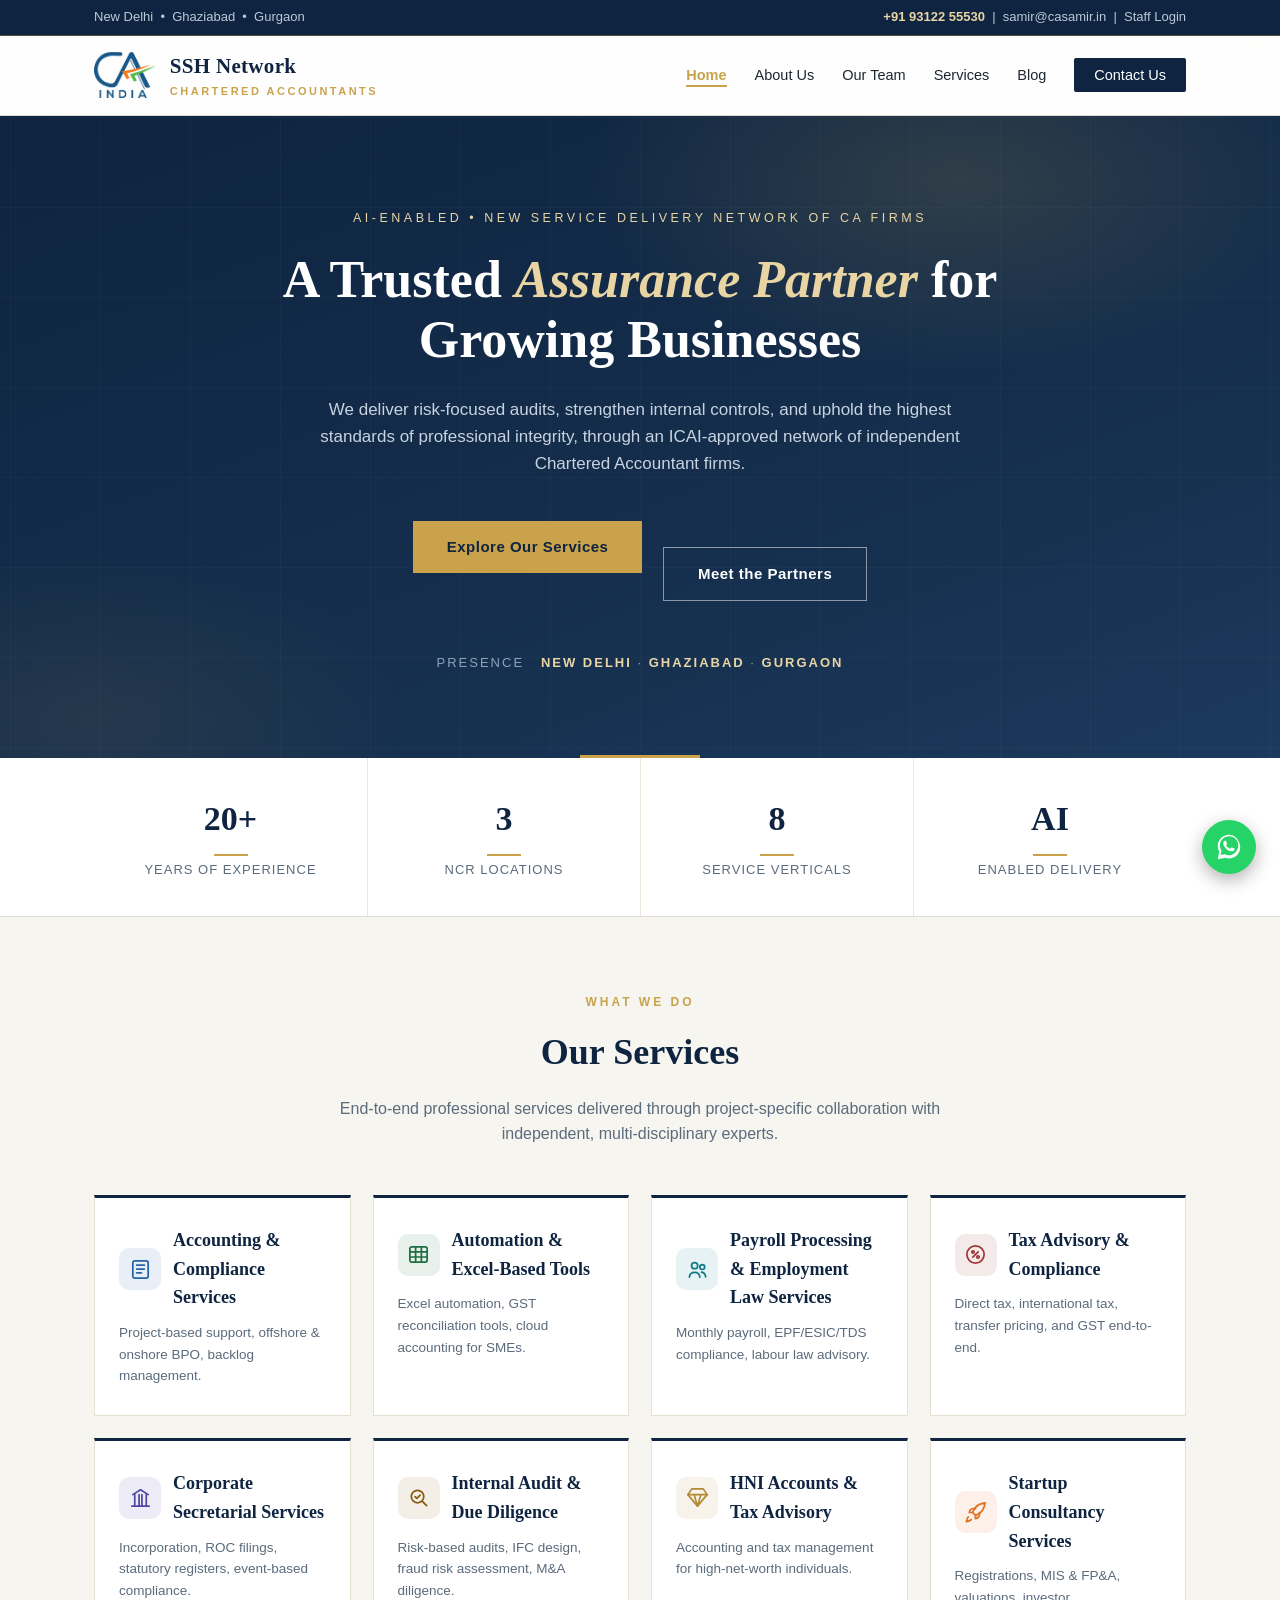
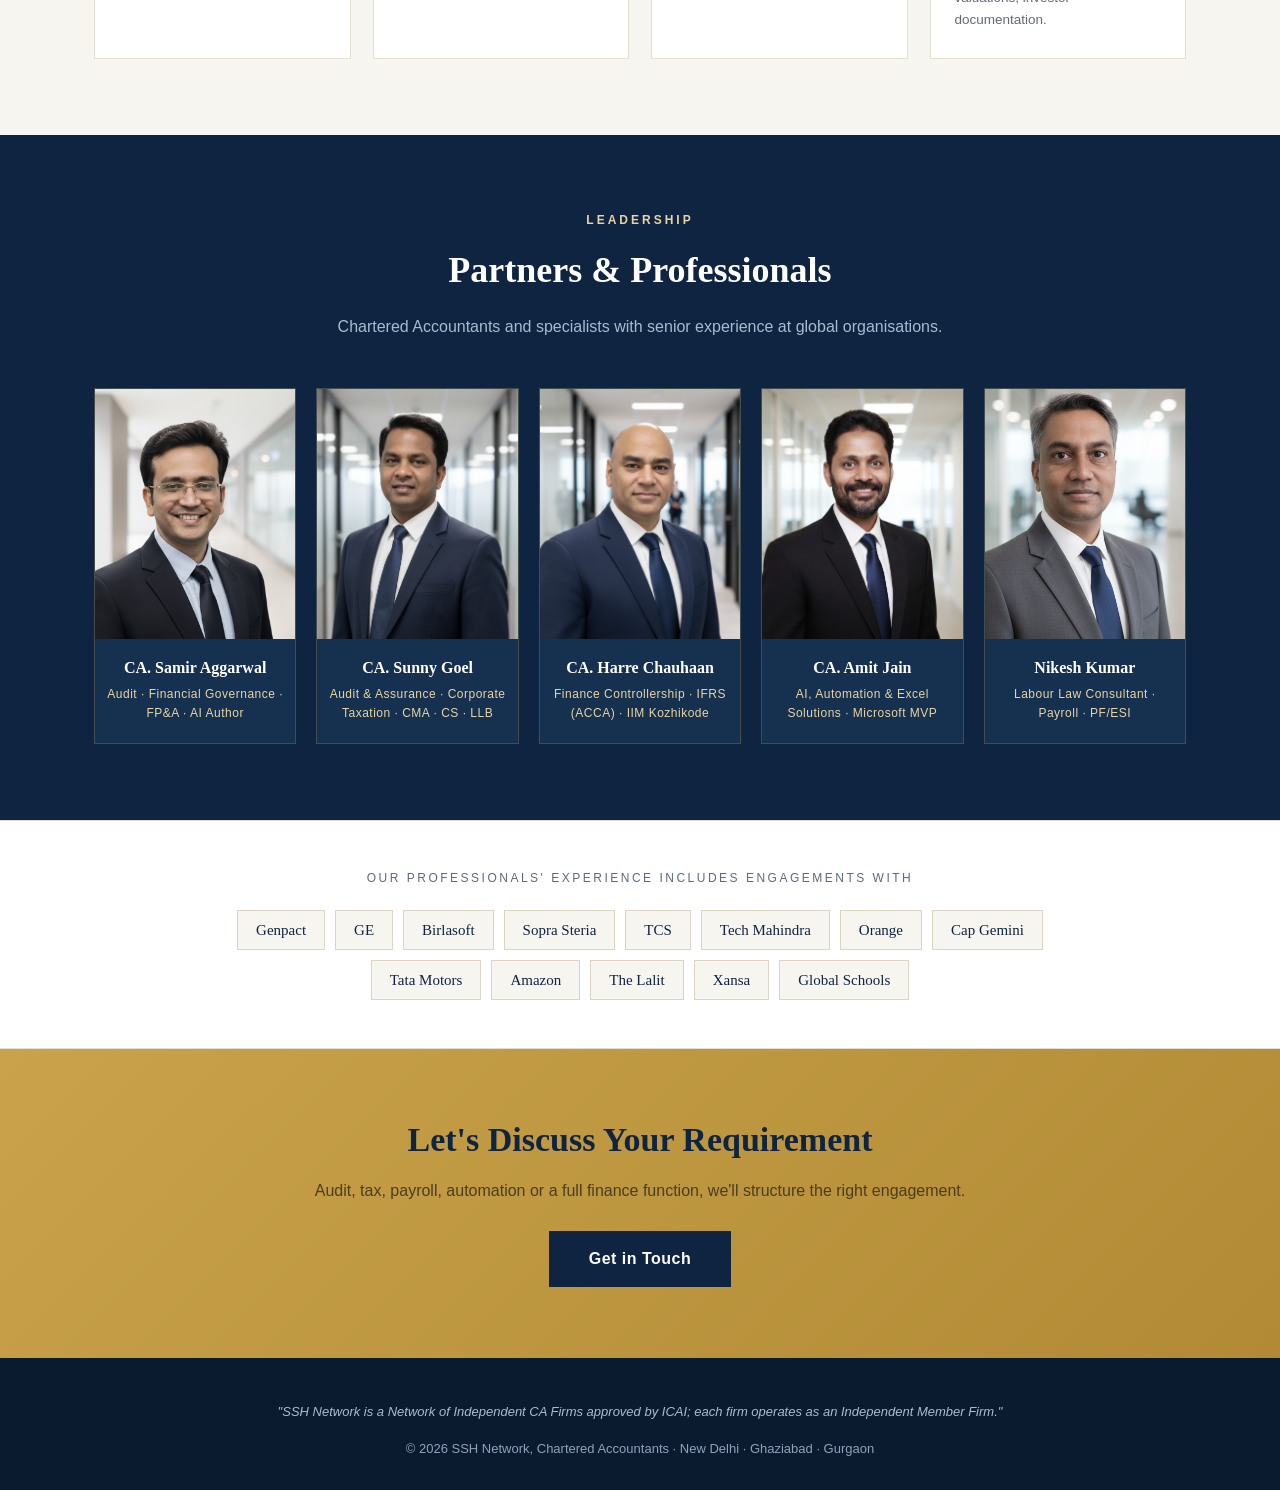
<file: index.html>
<!DOCTYPE html>
<html lang="en">
<head>
<meta charset="UTF-8">
<meta name="viewport" content="width=device-width, initial-scale=1.0">
<title>SSH Network — Chartered Accountants | AI-Enabled Network of CA Firms</title>
<meta name="description" content="SSH Network is an ICAI-approved, AI-enabled network of independent CA firms across New Delhi, Ghaziabad and Gurgaon — audit, tax, payroll, automation and advisory.">
<link rel="icon" href="assets/images/logo.png">
<link rel="stylesheet" href="assets/css/style.css">
</head>
<!-- ALL TEXT ON THIS PAGE comes from content/site.js, content/team.js
     and content/services.js — edit those files, not this one. -->
<body data-root="./">

<div id="site-header"></div>

<div class="hero" id="hero"></div>
<div class="stats" id="stats"></div>

<section><div class="wrap">
  <div class="sec-kicker">What We Do</div>
  <h2 class="sec-title">Our Services</h2>
  <p class="sec-sub">End-to-end professional services delivered through project-specific collaboration with independent, multi-disciplinary experts.</p>
  <div class="svc-grid" id="svc-grid"></div>
</div></section>

<section class="team-sec"><div class="wrap">
  <div class="sec-kicker">Leadership</div>
  <h2 class="sec-title">Partners &amp; Professionals</h2>
  <p class="sec-sub">Chartered Accountants and specialists with senior experience at global organisations.</p>
  <div class="team-grid" id="team-grid"></div>
</div></section>

<div class="exp" id="exp"></div>
<div class="cta-band" id="cta"></div>

<footer id="site-footer"></footer>

<script src="content/site.js"></script>
<script src="content/team.js"></script>
<script src="content/services.js"></script>
<script src="assets/js/render.js"></script>
<script>renderHeader("Home"); renderHome(); renderFooter();</script>
<script src="assets/js/effects.js"></script>
</body>
</html>
</file>
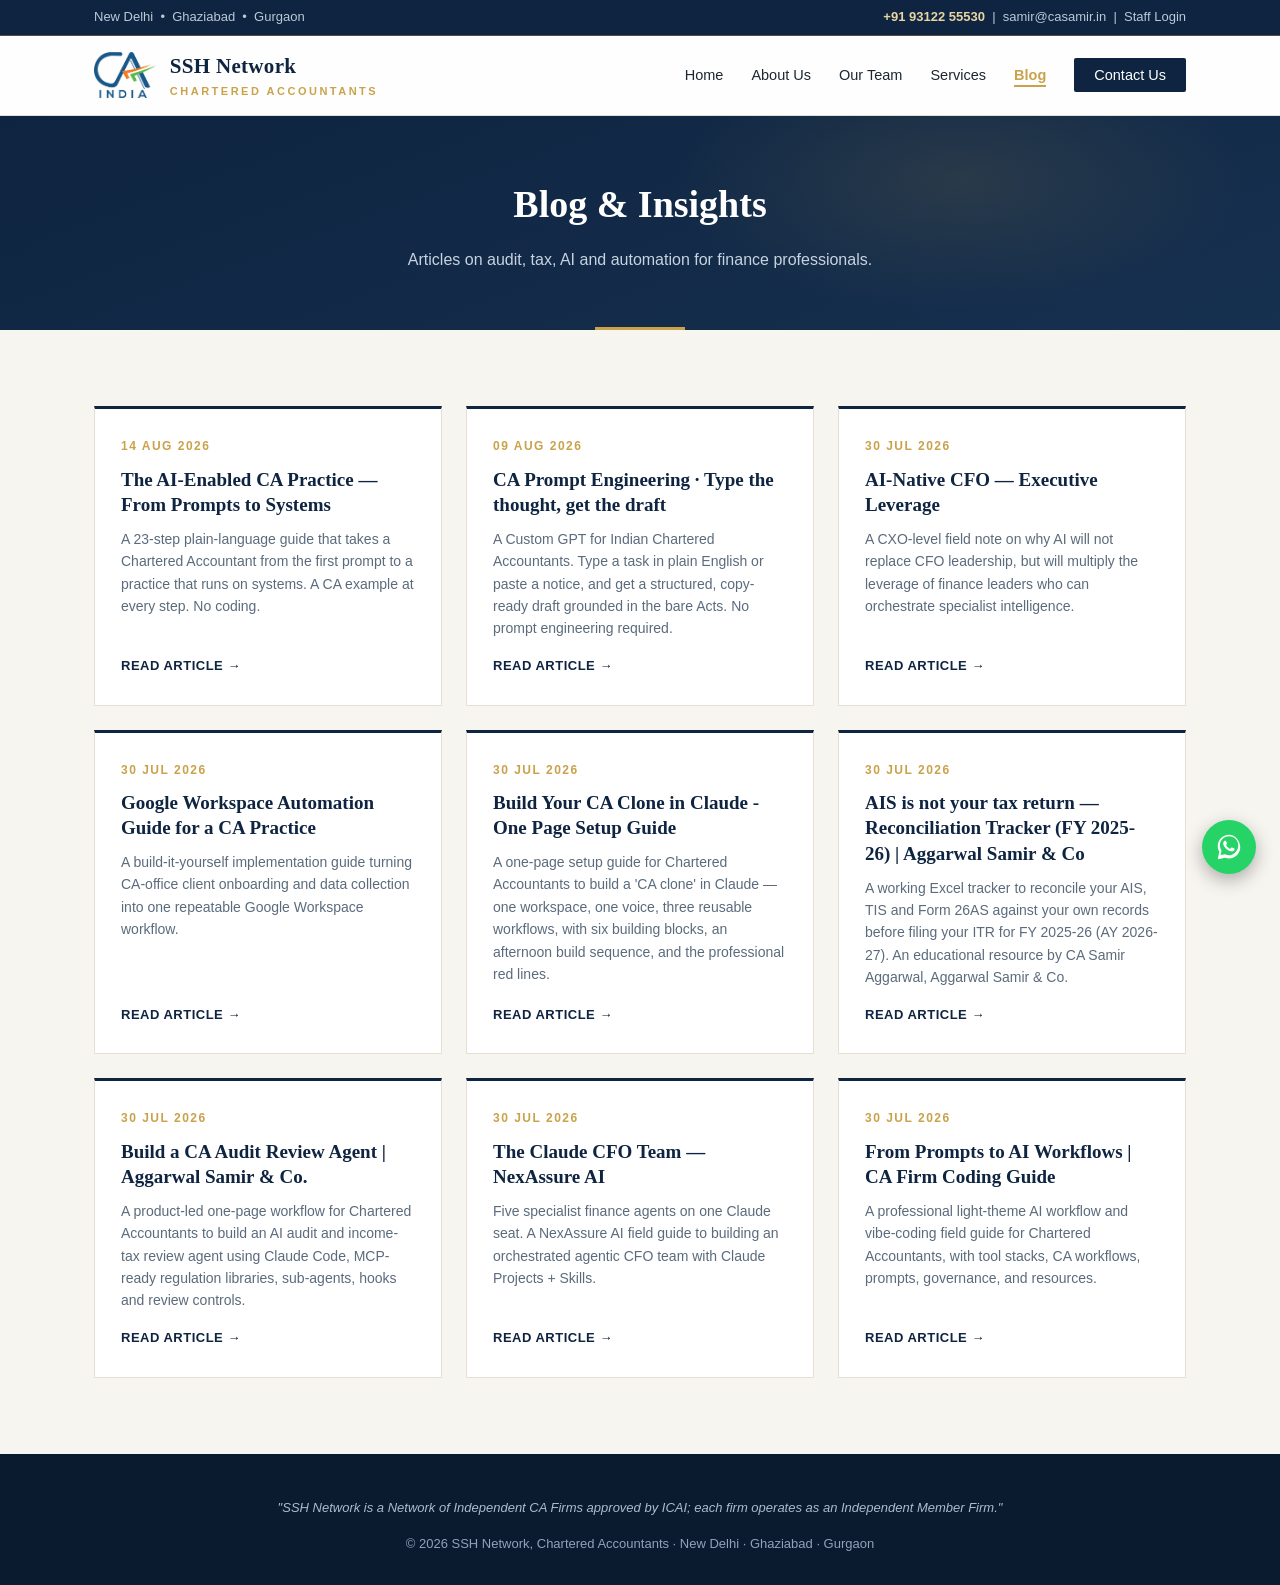
<file: blog/index.html>
<!DOCTYPE html>
<html lang="en">
<head>
<meta charset="UTF-8">
<meta name="viewport" content="width=device-width, initial-scale=1.0">
<title>Blog | SSH Network — Chartered Accountants</title>
<meta name="description" content="Articles and insights from SSH Network — audit, tax, AI and automation for finance professionals.">
<link rel="icon" href="../assets/images/logo.png">
<link rel="stylesheet" href="../assets/css/style.css">
</head>
<!-- AUTO-GENERATED by scripts/build_blog_index.py — DO NOT EDIT BY HAND.
     To add a post: create blog/<slug>/index.html and push. -->
<body data-root="../">

<div id="site-header"></div>

<div class="page-hero">
  <h1>Blog &amp; Insights</h1>
  <p>Articles on audit, tax, AI and automation for finance professionals.</p>
</div>

<section><div class="wrap">
  <div class="blog-grid">
    <a class="post-card" href="ai-enabled-ca-practice/index.html">
      <div class="date">14 Aug 2026</div>
      <h3>The AI-Enabled CA Practice — From Prompts to Systems</h3>
      <p>A 23-step plain-language guide that takes a Chartered Accountant from the first prompt to a practice that runs on systems. A CA example at every step. No coding.</p>
      <div class="read">READ ARTICLE →</div>
    </a>
    <a class="post-card" href="ca-gpt/index.html">
      <div class="date">09 Aug 2026</div>
      <h3>CA Prompt Engineering &middot; Type the thought, get the draft</h3>
      <p>A Custom GPT for Indian Chartered Accountants. Type a task in plain English or paste a notice, and get a structured, copy-ready draft grounded in the bare Acts. No prompt engineering required.</p>
      <div class="read">READ ARTICLE →</div>
    </a>
    <a class="post-card" href="cfotostay/index.html">
      <div class="date">30 Jul 2026</div>
      <h3>AI-Native CFO — Executive Leverage</h3>
      <p>A CXO-level field note on why AI will not replace CFO leadership, but will multiply the leverage of finance leaders who can orchestrate specialist intelligence.</p>
      <div class="read">READ ARTICLE →</div>
    </a>
    <a class="post-card" href="cacrm/index.html">
      <div class="date">30 Jul 2026</div>
      <h3>Google Workspace Automation Guide for a CA Practice</h3>
      <p>A build-it-yourself implementation guide turning CA-office client onboarding and data collection into one repeatable Google Workspace workflow.</p>
      <div class="read">READ ARTICLE →</div>
    </a>
    <a class="post-card" href="caclone/index.html">
      <div class="date">30 Jul 2026</div>
      <h3>Build Your CA Clone in Claude - One Page Setup Guide</h3>
      <p>A one-page setup guide for Chartered Accountants to build a 'CA clone' in Claude — one workspace, one voice, three reusable workflows, with six building blocks, an afternoon build sequence, and the professional red lines.</p>
      <div class="read">READ ARTICLE →</div>
    </a>
    <a class="post-card" href="ais-tis/index.html">
      <div class="date">30 Jul 2026</div>
      <h3>AIS is not your tax return — Reconciliation Tracker (FY 2025-26) | Aggarwal Samir &amp; Co</h3>
      <p>A working Excel tracker to reconcile your AIS, TIS and Form 26AS against your own records before filing your ITR for FY 2025-26 (AY 2026-27). An educational resource by CA Samir Aggarwal, Aggarwal Samir & Co.</p>
      <div class="read">READ ARTICLE →</div>
    </a>
    <a class="post-card" href="ClaudeAgent/index.html">
      <div class="date">30 Jul 2026</div>
      <h3>Build a CA Audit Review Agent | Aggarwal Samir & Co.</h3>
      <p>A product-led one-page workflow for Chartered Accountants to build an AI audit and income-tax review agent using Claude Code, MCP-ready regulation libraries, sub-agents, hooks and review controls.</p>
      <div class="read">READ ARTICLE →</div>
    </a>
    <a class="post-card" href="CFO-Office/index.html">
      <div class="date">30 Jul 2026</div>
      <h3>The Claude CFO Team — NexAssure AI</h3>
      <p>Five specialist finance agents on one Claude seat. A NexAssure AI field guide to building an orchestrated agentic CFO team with Claude Projects + Skills.</p>
      <div class="read">READ ARTICLE →</div>
    </a>
    <a class="post-card" href="CA-AIS26/index.html">
      <div class="date">30 Jul 2026</div>
      <h3>From Prompts to AI Workflows | CA Firm Coding Guide</h3>
      <p>A professional light-theme AI workflow and vibe-coding field guide for Chartered Accountants, with tool stacks, CA workflows, prompts, governance, and resources.</p>
      <div class="read">READ ARTICLE →</div>
    </a>
  </div>
</div></section>

<footer id="site-footer"></footer>

<script src="../content/site.js"></script>
<script src="../assets/js/render.js"></script>
<script>renderHeader("Blog"); renderFooter();</script>
<script src="../assets/js/effects.js"></script>
</body>
</html>
</file>
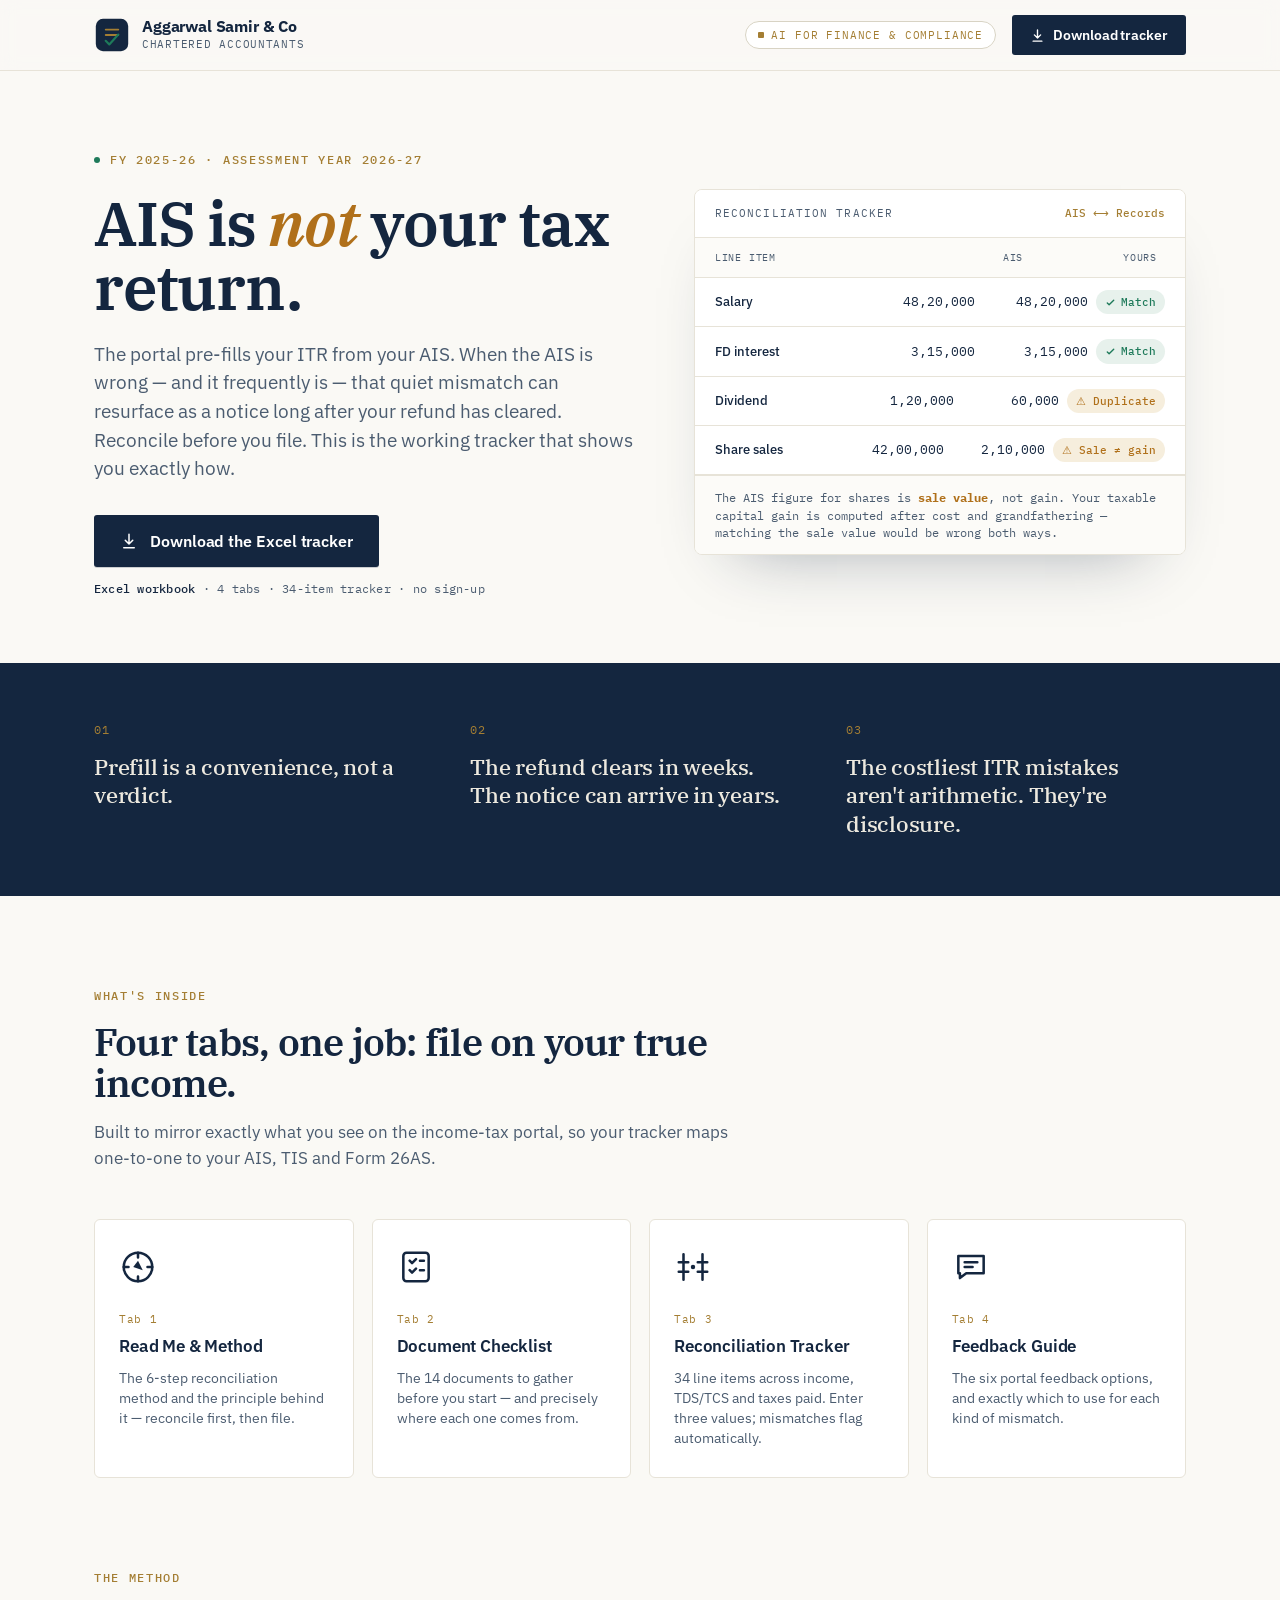
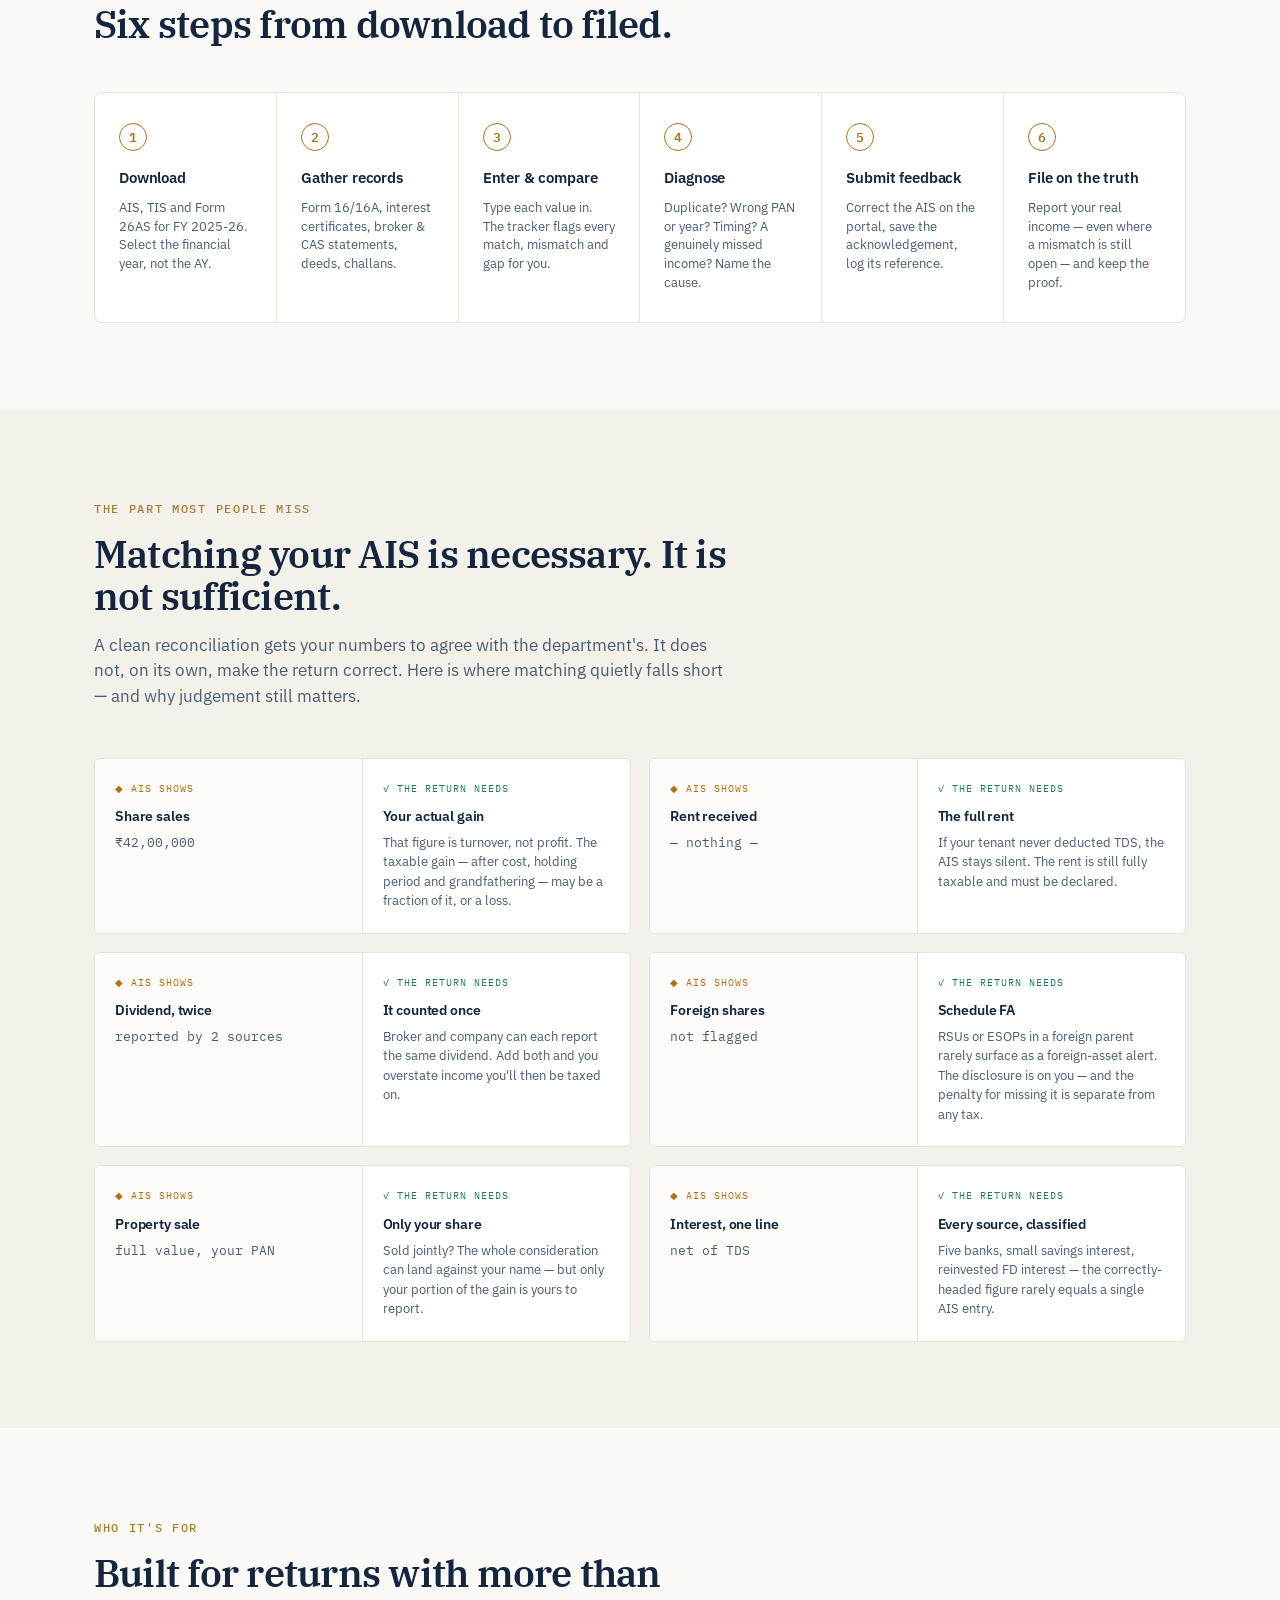
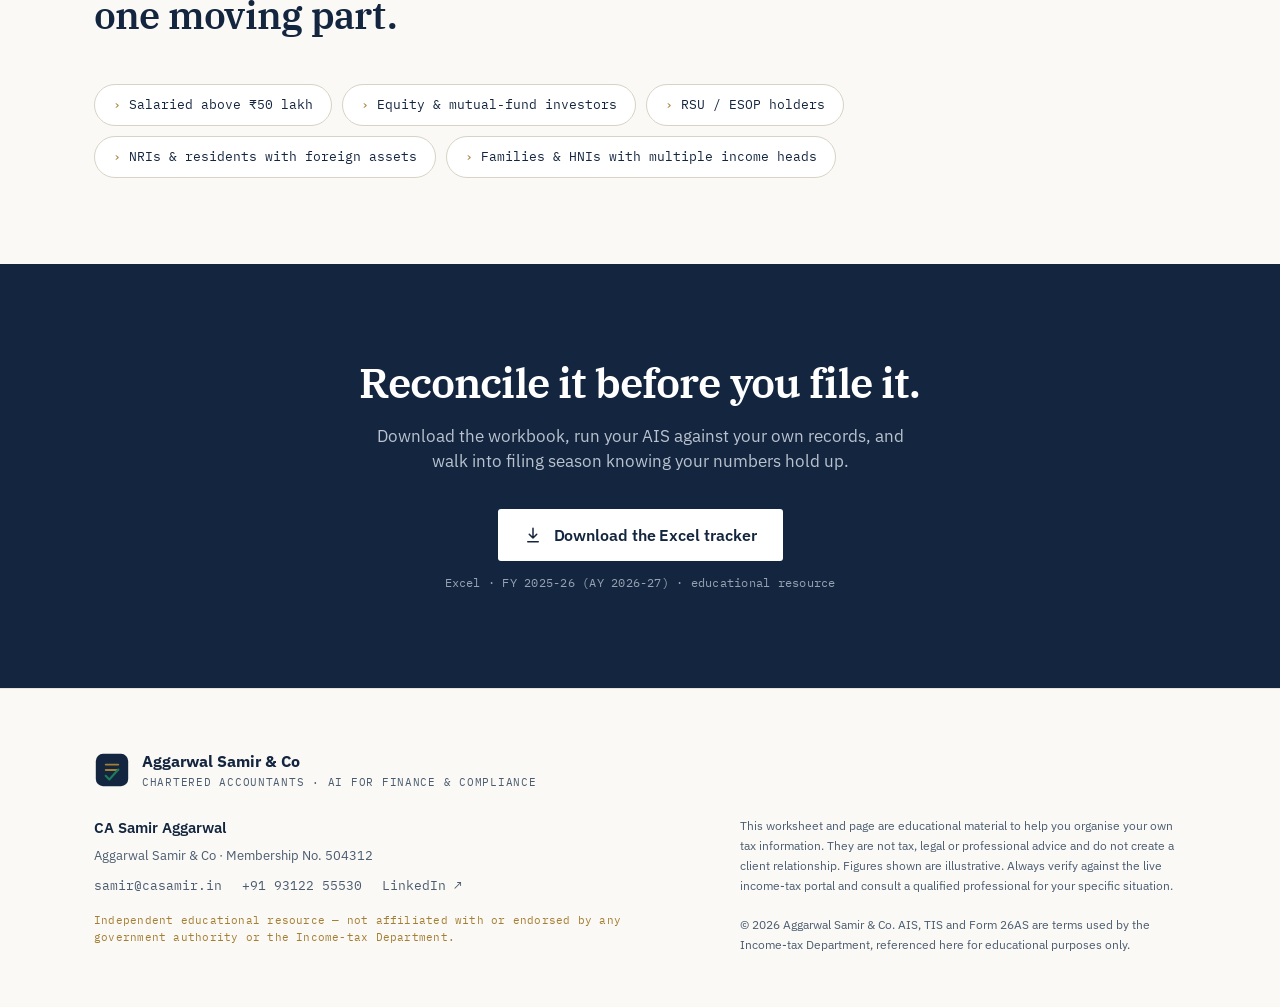
<file: blog/ais-tis/index.html>
<!DOCTYPE html>
<html lang="en">
<head>
<meta charset="UTF-8">
<meta name="viewport" content="width=device-width, initial-scale=1.0">
<title>AIS is not your tax return — Reconciliation Tracker (FY 2025-26) | Aggarwal Samir &amp; Co</title>
<meta name="description" content="A working Excel tracker to reconcile your AIS, TIS and Form 26AS against your own records before filing your ITR for FY 2025-26 (AY 2026-27). An educational resource by CA Samir Aggarwal, Aggarwal Samir & Co.">
<link rel="preconnect" href="https://fonts.googleapis.com">
<link rel="preconnect" href="https://fonts.gstatic.com" crossorigin>
<link href="https://fonts.googleapis.com/css2?family=IBM+Plex+Mono:wght@400;500;600&family=IBM+Plex+Sans:wght@400;500;600;700&family=IBM+Plex+Serif:wght@500;600;700&display=swap" rel="stylesheet">
<style>
:root{
  --ink:#14263F; --ink-soft:#4B5C70; --paper:#FAF9F5; --card:#FFFFFF;
  --emerald:#1E7A5A; --emerald-bg:#E7F1EC; --amber:#B0701A; --amber-bg:#F6EEDD;
  --gold:#A47E33; --line:#E7E3D8; --line-strong:#D8D3C4; --ink-band:#14263F;
  --serif:"IBM Plex Serif",Georgia,serif;
  --sans:"IBM Plex Sans",system-ui,-apple-system,Segoe UI,Roboto,sans-serif;
  --mono:"IBM Plex Mono",ui-monospace,SFMono-Regular,Menlo,monospace;
  --maxw:1140px;
}
*{box-sizing:border-box;margin:0;padding:0}
html{scroll-behavior:smooth}
body{font-family:var(--sans);background:var(--paper);color:var(--ink);line-height:1.55;
  -webkit-font-smoothing:antialiased;text-rendering:optimizeLegibility}
.wrap{max-width:var(--maxw);margin:0 auto;padding:0 24px}
a{color:inherit;text-decoration:none}
.eyebrow{font-family:var(--mono);font-size:12px;letter-spacing:.14em;text-transform:uppercase;
  color:var(--gold);font-weight:500}
.subtag{display:inline-flex;align-items:center;gap:7px;font-family:var(--mono);font-size:10.5px;
  letter-spacing:.08em;text-transform:uppercase;color:var(--gold);border:1px solid var(--line-strong);
  border-radius:100px;padding:5px 12px;background:var(--card);white-space:nowrap}
.subtag .sq{width:6px;height:6px;background:var(--gold);border-radius:1px;flex:none}

/* ---------- nav ---------- */
.nav{position:sticky;top:0;z-index:50;background:rgba(250,249,245,.86);
  backdrop-filter:saturate(140%) blur(9px);border-bottom:1px solid var(--line)}
.nav .wrap{display:flex;align-items:center;justify-content:space-between;height:70px;gap:18px}
.brand{display:flex;align-items:center;gap:12px}
.mark{width:36px;height:36px;flex:none}
.brand .bn{font-weight:700;font-size:15.5px;letter-spacing:-.01em;line-height:1.15}
.brand .bt{font-family:var(--mono);font-size:10.5px;letter-spacing:.07em;text-transform:uppercase;color:var(--ink-soft)}
.nav-right{display:flex;align-items:center;gap:16px}
.nav-cta{display:inline-flex;align-items:center;gap:8px;font-family:var(--sans);font-size:13.5px;font-weight:600;
  letter-spacing:-.005em;border:none;background:var(--ink);color:#fff;padding:11px 18px;border-radius:3px;
  cursor:pointer;transition:.18s}
.nav-cta svg{width:15px;height:15px}
.nav-cta:hover{transform:translateY(-1px);box-shadow:0 8px 18px -10px rgba(20,38,63,.6)}
@media(max-width:820px){.nav .subtag{display:none}}
@media(max-width:560px){.nav-cta span{display:none}.nav-cta{padding:11px}}

/* ---------- hero ---------- */
.hero{padding:74px 0 64px}
.hero .wrap{display:grid;grid-template-columns:1.05fr .95fr;gap:56px;align-items:center}
.h-tag{display:inline-flex;gap:10px;align-items:center;margin-bottom:22px}
.h-tag .dot{width:6px;height:6px;border-radius:50%;background:var(--emerald)}
h1{font-family:var(--serif);font-weight:600;font-size:clamp(38px,5.2vw,62px);line-height:1.02;
  letter-spacing:-.02em;margin-bottom:22px}
h1 em{font-style:italic;color:var(--amber)}
.lede{font-size:clamp(16px,1.5vw,18.5px);color:var(--ink-soft);max-width:34em;margin-bottom:32px}
.btn{display:inline-flex;align-items:center;gap:12px;background:var(--ink);color:#fff;
  border:none;font-family:var(--sans);font-weight:600;font-size:15.5px;letter-spacing:-.005em;
  padding:16px 26px;border-radius:3px;cursor:pointer;transition:.2s;box-shadow:0 1px 0 rgba(20,38,63,.2)}
.btn:hover{transform:translateY(-2px);box-shadow:0 12px 26px -12px rgba(20,38,63,.6)}
.btn svg{width:18px;height:18px}
.btn-sub{font-family:var(--mono);font-size:12px;color:var(--ink-soft);margin-top:13px;letter-spacing:.02em}
.btn-sub b{color:var(--ink);font-weight:500}

/* reconciliation panel (signature) */
.panel{background:var(--card);border:1px solid var(--line);border-radius:8px;
  box-shadow:0 34px 66px -42px rgba(20,38,63,.4);overflow:hidden}
.panel-top{display:flex;align-items:center;justify-content:space-between;
  padding:15px 20px;border-bottom:1px solid var(--line);background:#fff}
.panel-top .t{font-family:var(--mono);font-size:11px;letter-spacing:.1em;text-transform:uppercase;color:var(--ink-soft)}
.panel-top .fy{font-family:var(--mono);font-size:11px;color:var(--gold);font-weight:500}
.rec-head,.rec-row{display:grid;grid-template-columns:1.25fr .9fr .9fr auto;gap:8px;
  align-items:center;padding:12px 20px}
.rec-head{font-family:var(--mono);font-size:10px;letter-spacing:.08em;text-transform:uppercase;
  color:var(--ink-soft);border-bottom:1px solid var(--line);background:#FCFBF8}
.rec-head .r{text-align:right}
.rec-row{border-bottom:1px solid var(--line);opacity:0;transform:translateY(6px)}
.rec-row.in{opacity:1;transform:none;transition:.5s}
.rec-row:last-child{border-bottom:none}
.rec-row .lbl{font-size:13px;font-weight:500}
.rec-row .num{font-family:var(--mono);font-size:13px;font-variant-numeric:tabular-nums;text-align:right}
.pill{justify-self:end;display:inline-flex;align-items:center;gap:5px;font-family:var(--mono);
  font-size:10.5px;font-weight:500;padding:4px 9px;border-radius:100px;white-space:nowrap}
.pill.ok{background:var(--emerald-bg);color:var(--emerald)}
.pill.warn{background:var(--amber-bg);color:var(--amber)}
.pill svg{width:11px;height:11px}
.panel-note{padding:13px 20px;background:#FCFBF8;font-size:11.5px;color:var(--ink-soft);
  border-top:1px solid var(--line);font-family:var(--mono);line-height:1.5}
.panel-note b{color:var(--amber)}
@media(max-width:900px){.hero .wrap{grid-template-columns:1fr;gap:42px}.panel{order:2}}

/* ---------- band ---------- */
.band{background:var(--ink-band);color:#EDE9DF;padding:58px 0}
.band .wrap{display:grid;grid-template-columns:repeat(3,1fr);gap:36px}
.band .item{padding-right:20px}
.band .n{font-family:var(--mono);font-size:12px;color:var(--gold);letter-spacing:.1em;margin-bottom:14px}
.band .s{font-family:var(--serif);font-size:clamp(18px,2vw,22px);font-weight:500;line-height:1.28;letter-spacing:-.01em}
@media(max-width:760px){.band .wrap{grid-template-columns:1fr;gap:28px}}

/* ---------- section base ---------- */
.sec{padding:86px 0}
.sec-head{max-width:40em;margin-bottom:48px}
.sec-head h2{font-family:var(--serif);font-weight:600;font-size:clamp(26px,3.2vw,38px);
  line-height:1.1;letter-spacing:-.02em;margin:14px 0 16px}
.sec-head p{color:var(--ink-soft);font-size:16.5px}
.reveal{opacity:0;transform:translateY(14px)}
.reveal.in{opacity:1;transform:none;transition:.6s cubic-bezier(.2,.7,.2,1)}

/* inside cards */
.grid4{display:grid;grid-template-columns:repeat(4,1fr);gap:18px}
.card{background:var(--card);border:1px solid var(--line);border-radius:6px;padding:28px 24px;transition:.2s}
.card:hover{border-color:var(--line-strong);transform:translateY(-3px);box-shadow:0 18px 34px -26px rgba(20,38,63,.4)}
.card .ic{width:38px;height:38px;color:var(--ink);margin-bottom:18px}
.card .k{font-family:var(--mono);font-size:11px;color:var(--gold);letter-spacing:.06em;margin-bottom:6px}
.card h3{font-size:16.5px;font-weight:600;letter-spacing:-.01em;margin-bottom:8px}
.card p{font-size:13.5px;color:var(--ink-soft);line-height:1.5}
@media(max-width:900px){.grid4{grid-template-columns:repeat(2,1fr)}}
@media(max-width:520px){.grid4{grid-template-columns:1fr}}

/* method steps — divider via 1px grid gaps (aligns at every width) */
.steps{display:grid;grid-template-columns:repeat(6,1fr);gap:1px;background:var(--line);
  border:1px solid var(--line);border-radius:8px;overflow:hidden}
.step{background:var(--card);padding:30px 24px}
.step .sn{display:inline-flex;align-items:center;justify-content:center;width:28px;height:28px;
  font-family:var(--mono);font-size:13px;color:var(--amber);font-weight:600;
  border:1px solid var(--amber);border-radius:50%;margin-bottom:16px}
.step h4{font-size:14.5px;font-weight:600;margin-bottom:8px;letter-spacing:-.01em}
.step p{font-size:12.5px;color:var(--ink-soft);line-height:1.5}
@media(max-width:1000px){.steps{grid-template-columns:repeat(3,1fr)}}
@media(max-width:640px){.steps{grid-template-columns:repeat(2,1fr)}}
@media(max-width:420px){.steps{grid-template-columns:1fr}}

/* necessary not sufficient */
.core{background:#F3F1EA}
.pairs{display:grid;grid-template-columns:1fr 1fr;gap:18px}
.pair{background:var(--card);border:1px solid var(--line);border-radius:6px;overflow:hidden;display:grid;grid-template-columns:1fr 1fr}
.pair .side{padding:22px 20px}
.pair .ais{background:#FCFBF8;border-right:1px solid var(--line)}
.pair .tag{font-family:var(--mono);font-size:10px;letter-spacing:.1em;text-transform:uppercase;margin-bottom:10px;display:flex;align-items:center;gap:6px}
.pair .ais .tag{color:var(--amber)}
.pair .truth .tag{color:var(--emerald)}
.pair .head{font-size:14px;font-weight:600;margin-bottom:5px;letter-spacing:-.01em}
.pair .num{font-family:var(--mono);font-size:12.5px;color:var(--ink-soft)}
.pair .truth .body{font-size:13px;color:var(--ink-soft);line-height:1.5}
@media(max-width:820px){.pairs{grid-template-columns:1fr}}
@media(max-width:430px){.pair{grid-template-columns:1fr}.pair .ais{border-right:none;border-bottom:1px solid var(--line)}}

/* audience */
.aud{display:flex;flex-wrap:wrap;gap:10px}
.chip{font-family:var(--mono);font-size:13px;border:1px solid var(--line-strong);border-radius:100px;
  padding:10px 18px;background:var(--card)}
.chip span{color:var(--gold)}

/* final cta */
.cta{background:var(--ink-band);color:#fff;text-align:center;padding:96px 0}
.cta h2{font-family:var(--serif);font-weight:600;font-size:clamp(28px,3.4vw,42px);letter-spacing:-.02em;
  line-height:1.08;margin-bottom:18px;color:#fff}
.cta p{color:#B9C2CE;max-width:32em;margin:0 auto 34px;font-size:16.5px}
.cta .btn{background:#fff;color:var(--ink)}
.cta .btn:hover{box-shadow:0 14px 30px -14px rgba(0,0,0,.55)}
.cta .btn-sub{color:#96A2B1}

/* floating persistent download */
.float-cta{position:fixed;right:22px;bottom:22px;z-index:60;display:inline-flex;align-items:center;gap:9px;
  background:var(--ink);color:#fff;border:none;font-family:var(--sans);font-weight:600;font-size:13.5px;
  padding:13px 18px;border-radius:100px;cursor:pointer;box-shadow:0 14px 30px -12px rgba(20,38,63,.7);
  opacity:0;transform:translateY(14px);pointer-events:none;transition:.28s cubic-bezier(.2,.7,.2,1)}
.float-cta svg{width:16px;height:16px}
.float-cta.show{opacity:1;transform:none;pointer-events:auto}
.float-cta:hover{transform:translateY(-2px)}
@media(max-width:560px){.float-cta{right:16px;bottom:16px;left:16px;justify-content:center}}

/* footer */
.foot{padding:60px 0 52px;border-top:1px solid var(--line);font-size:13px;color:var(--ink-soft)}
.foot .top{display:flex;align-items:center;gap:12px;margin-bottom:26px}
.foot .top .bn{font-weight:700;font-size:16px;color:var(--ink)}
.foot .top .bt{font-family:var(--mono);font-size:10.5px;letter-spacing:.07em;text-transform:uppercase;color:var(--ink-soft)}
.foot .grid{display:grid;grid-template-columns:1.35fr 1fr;gap:44px;align-items:start}
.foot .who{color:var(--ink);font-weight:600;font-size:15px;margin-bottom:6px}
.foot .contact{display:flex;flex-wrap:wrap;gap:6px 20px;margin-top:10px;font-family:var(--mono);font-size:12.5px}
.foot .contact a{border-bottom:1px solid transparent;transition:.15s}
.foot .contact a:hover{border-bottom-color:var(--gold);color:var(--ink)}
.foot .indep{font-family:var(--mono);font-size:11px;color:var(--gold);margin-top:16px;letter-spacing:.02em;line-height:1.5}
.foot .disc{font-size:12px;line-height:1.65}
@media(max-width:720px){.foot .grid{grid-template-columns:1fr;gap:28px}}

:focus-visible{outline:2.5px solid var(--gold);outline-offset:3px;border-radius:2px}
@media(prefers-reduced-motion:reduce){*{transition:none!important;animation:none!important}
  .reveal,.rec-row{opacity:1!important;transform:none!important}}
</style>
</head>
<body>

<!-- NAV -->
<header class="nav">
  <div class="wrap">
    <a class="brand" href="#top" aria-label="Aggarwal Samir and Co">
      <svg class="mark" viewBox="0 0 40 40" fill="none" aria-hidden="true">
        <rect x="2" y="2" width="36" height="36" rx="8" fill="#14263F"/>
        <path d="M13 14h14M13 20h14" stroke="#A47E33" stroke-width="2" stroke-linecap="round"/>
        <path d="M13 26.5l4 4 10-11" stroke="#1E7A5A" stroke-width="2.4" stroke-linecap="round" stroke-linejoin="round"/>
      </svg>
      <div>
        <div class="bn">Aggarwal Samir &amp; Co</div>
        <div class="bt">Chartered Accountants</div>
      </div>
    </a>
    <div class="nav-right">
      <span class="subtag"><span class="sq"></span>AI for Finance &amp; Compliance</span>
      <button class="nav-cta" onclick="downloadTracker()">
        <svg viewBox="0 0 24 24" fill="none" stroke="currentColor" stroke-width="2.2" stroke-linecap="round" stroke-linejoin="round"><path d="M12 3v13m0 0l-5-5m5 5l5-5M5 21h14"/></svg>
        <span>Download tracker</span>
      </button>
    </div>
  </div>
</header>

<span id="top"></span>
<!-- HERO -->
<section class="hero">
  <div class="wrap">
    <div>
      <div class="h-tag"><span class="dot"></span><span class="eyebrow">FY 2025-26 · Assessment Year 2026-27</span></div>
      <h1>AIS is <em>not</em> your tax return.</h1>
      <p class="lede">The portal pre-fills your ITR from your AIS. When the AIS is wrong — and it frequently is — that quiet mismatch can resurface as a notice long after your refund has cleared. Reconcile before you file. This is the working tracker that shows you exactly how.</p>
      <button class="btn" onclick="downloadTracker()">
        <svg viewBox="0 0 24 24" fill="none" stroke="currentColor" stroke-width="2" stroke-linecap="round" stroke-linejoin="round"><path d="M12 3v13m0 0l-5-5m5 5l5-5M5 21h14"/></svg>
        Download the Excel tracker
      </button>
      <div class="btn-sub"><b>Excel workbook</b> · 4 tabs · 34-item tracker · no sign-up</div>
    </div>

    <div class="panel" aria-hidden="true">
      <div class="panel-top"><span class="t">Reconciliation Tracker</span><span class="fy">AIS &#10231; Records</span></div>
      <div class="rec-head"><span>Line item</span><span class="r">AIS</span><span class="r">Yours</span><span></span></div>
      <div class="rec-row" style="--d:1"><span class="lbl">Salary</span><span class="num">48,20,000</span><span class="num">48,20,000</span><span class="pill ok"><svg viewBox="0 0 24 24" fill="none" stroke="currentColor" stroke-width="3" stroke-linecap="round" stroke-linejoin="round"><path d="M5 13l4 4L19 7"/></svg>Match</span></div>
      <div class="rec-row" style="--d:2"><span class="lbl">FD interest</span><span class="num">3,15,000</span><span class="num">3,15,000</span><span class="pill ok"><svg viewBox="0 0 24 24" fill="none" stroke="currentColor" stroke-width="3" stroke-linecap="round" stroke-linejoin="round"><path d="M5 13l4 4L19 7"/></svg>Match</span></div>
      <div class="rec-row" style="--d:3"><span class="lbl">Dividend</span><span class="num">1,20,000</span><span class="num">60,000</span><span class="pill warn">&#9888; Duplicate</span></div>
      <div class="rec-row" style="--d:4"><span class="lbl">Share sales</span><span class="num">42,00,000</span><span class="num">2,10,000</span><span class="pill warn">&#9888; Sale &#8800; gain</span></div>
      <div class="panel-note">The AIS figure for shares is <b>sale value</b>, not gain. Your taxable capital gain is computed after cost and grandfathering — matching the sale value would be wrong both ways.</div>
    </div>
  </div>
</section>

<!-- BAND -->
<section class="band">
  <div class="wrap">
    <div class="item reveal"><div class="n">01</div><div class="s">Prefill is a convenience, not a verdict.</div></div>
    <div class="item reveal"><div class="n">02</div><div class="s">The refund clears in weeks. The notice can arrive in years.</div></div>
    <div class="item reveal"><div class="n">03</div><div class="s">The costliest ITR mistakes aren&#39;t arithmetic. They&#39;re disclosure.</div></div>
  </div>
</section>

<!-- WHATS INSIDE -->
<section class="sec">
  <div class="wrap">
    <div class="sec-head reveal">
      <span class="eyebrow">What&#39;s inside</span>
      <h2>Four tabs, one job: file on your true income.</h2>
      <p>Built to mirror exactly what you see on the income-tax portal, so your tracker maps one-to-one to your AIS, TIS and Form 26AS.</p>
    </div>
    <div class="grid4">
      <div class="card reveal">
        <svg class="ic" viewBox="0 0 24 24" fill="none" stroke="currentColor" stroke-width="1.6" stroke-linecap="round" stroke-linejoin="round"><circle cx="12" cy="12" r="9"/><path d="M12 3v3M12 18v3M3 12h3M18 12h3"/><path d="M12 8l3 6-6-2 3-4z" fill="currentColor" stroke="none"/></svg>
        <div class="k">Tab 1</div><h3>Read Me &amp; Method</h3>
        <p>The 6-step reconciliation method and the principle behind it — reconcile first, then file.</p>
      </div>
      <div class="card reveal">
        <svg class="ic" viewBox="0 0 24 24" fill="none" stroke="currentColor" stroke-width="1.6" stroke-linecap="round" stroke-linejoin="round"><rect x="4" y="3" width="16" height="18" rx="2"/><path d="M8 8l1.5 1.5L12 7M8 14l1.5 1.5L12 13"/><path d="M14.5 8H17M14.5 14H17"/></svg>
        <div class="k">Tab 2</div><h3>Document Checklist</h3>
        <p>The 14 documents to gather before you start — and precisely where each one comes from.</p>
      </div>
      <div class="card reveal">
        <svg class="ic" viewBox="0 0 24 24" fill="none" stroke="currentColor" stroke-width="1.6" stroke-linecap="round" stroke-linejoin="round"><path d="M6 4v16M18 4v16"/><path d="M3 9h6M15 9h6M3 15h6M15 15h6"/><circle cx="12" cy="12" r="1.4" fill="currentColor" stroke="none"/></svg>
        <div class="k">Tab 3</div><h3>Reconciliation Tracker</h3>
        <p>34 line items across income, TDS/TCS and taxes paid. Enter three values; mismatches flag automatically.</p>
      </div>
      <div class="card reveal">
        <svg class="ic" viewBox="0 0 24 24" fill="none" stroke="currentColor" stroke-width="1.6" stroke-linecap="round" stroke-linejoin="round"><path d="M4 5h16v11H9l-4 3v-3H4z"/><path d="M8 9h8M8 12h5"/></svg>
        <div class="k">Tab 4</div><h3>Feedback Guide</h3>
        <p>The six portal feedback options, and exactly which to use for each kind of mismatch.</p>
      </div>
    </div>
  </div>
</section>

<!-- METHOD -->
<section class="sec" style="padding-top:0">
  <div class="wrap">
    <div class="sec-head reveal">
      <span class="eyebrow">The method</span>
      <h2>Six steps from download to filed.</h2>
    </div>
    <div class="steps reveal">
      <div class="step"><div class="sn">1</div><h4>Download</h4><p>AIS, TIS and Form 26AS for FY 2025-26. Select the financial year, not the AY.</p></div>
      <div class="step"><div class="sn">2</div><h4>Gather records</h4><p>Form 16/16A, interest certificates, broker &amp; CAS statements, deeds, challans.</p></div>
      <div class="step"><div class="sn">3</div><h4>Enter &amp; compare</h4><p>Type each value in. The tracker flags every match, mismatch and gap for you.</p></div>
      <div class="step"><div class="sn">4</div><h4>Diagnose</h4><p>Duplicate? Wrong PAN or year? Timing? A genuinely missed income? Name the cause.</p></div>
      <div class="step"><div class="sn">5</div><h4>Submit feedback</h4><p>Correct the AIS on the portal, save the acknowledgement, log its reference.</p></div>
      <div class="step"><div class="sn">6</div><h4>File on the truth</h4><p>Report your real income — even where a mismatch is still open — and keep the proof.</p></div>
    </div>
  </div>
</section>

<!-- NECESSARY NOT SUFFICIENT -->
<section class="sec core">
  <div class="wrap">
    <div class="sec-head reveal">
      <span class="eyebrow">The part most people miss</span>
      <h2>Matching your AIS is necessary. It is not sufficient.</h2>
      <p>A clean reconciliation gets your numbers to agree with the department&#39;s. It does not, on its own, make the return correct. Here is where matching quietly falls short — and why judgement still matters.</p>
    </div>
    <div class="pairs">
      <div class="pair reveal">
        <div class="side ais"><div class="tag">&#9670; AIS shows</div><div class="head">Share sales</div><div class="num">&#8377;42,00,000</div></div>
        <div class="side truth"><div class="tag">&#10003; The return needs</div><div class="head">Your actual gain</div><div class="body">That figure is turnover, not profit. The taxable gain — after cost, holding period and grandfathering — may be a fraction of it, or a loss.</div></div>
      </div>
      <div class="pair reveal">
        <div class="side ais"><div class="tag">&#9670; AIS shows</div><div class="head">Rent received</div><div class="num">— nothing —</div></div>
        <div class="side truth"><div class="tag">&#10003; The return needs</div><div class="head">The full rent</div><div class="body">If your tenant never deducted TDS, the AIS stays silent. The rent is still fully taxable and must be declared.</div></div>
      </div>
      <div class="pair reveal">
        <div class="side ais"><div class="tag">&#9670; AIS shows</div><div class="head">Dividend, twice</div><div class="num">reported by 2 sources</div></div>
        <div class="side truth"><div class="tag">&#10003; The return needs</div><div class="head">It counted once</div><div class="body">Broker and company can each report the same dividend. Add both and you overstate income you&#39;ll then be taxed on.</div></div>
      </div>
      <div class="pair reveal">
        <div class="side ais"><div class="tag">&#9670; AIS shows</div><div class="head">Foreign shares</div><div class="num">not flagged</div></div>
        <div class="side truth"><div class="tag">&#10003; The return needs</div><div class="head">Schedule FA</div><div class="body">RSUs or ESOPs in a foreign parent rarely surface as a foreign-asset alert. The disclosure is on you — and the penalty for missing it is separate from any tax.</div></div>
      </div>
      <div class="pair reveal">
        <div class="side ais"><div class="tag">&#9670; AIS shows</div><div class="head">Property sale</div><div class="num">full value, your PAN</div></div>
        <div class="side truth"><div class="tag">&#10003; The return needs</div><div class="head">Only your share</div><div class="body">Sold jointly? The whole consideration can land against your name — but only your portion of the gain is yours to report.</div></div>
      </div>
      <div class="pair reveal">
        <div class="side ais"><div class="tag">&#9670; AIS shows</div><div class="head">Interest, one line</div><div class="num">net of TDS</div></div>
        <div class="side truth"><div class="tag">&#10003; The return needs</div><div class="head">Every source, classified</div><div class="body">Five banks, small savings interest, reinvested FD interest — the correctly-headed figure rarely equals a single AIS entry.</div></div>
      </div>
    </div>
  </div>
</section>

<!-- AUDIENCE -->
<section class="sec">
  <div class="wrap">
    <div class="sec-head reveal">
      <span class="eyebrow">Who it&#39;s for</span>
      <h2>Built for returns with more than one moving part.</h2>
    </div>
    <div class="aud reveal">
      <div class="chip"><span>&#8250;</span> Salaried above &#8377;50 lakh</div>
      <div class="chip"><span>&#8250;</span> Equity &amp; mutual-fund investors</div>
      <div class="chip"><span>&#8250;</span> RSU / ESOP holders</div>
      <div class="chip"><span>&#8250;</span> NRIs &amp; residents with foreign assets</div>
      <div class="chip"><span>&#8250;</span> Families &amp; HNIs with multiple income heads</div>
    </div>
  </div>
</section>

<!-- FINAL CTA -->
<section class="cta">
  <div class="wrap">
    <h2>Reconcile it before you file it.</h2>
    <p>Download the workbook, run your AIS against your own records, and walk into filing season knowing your numbers hold up.</p>
    <button class="btn" onclick="downloadTracker()">
      <svg viewBox="0 0 24 24" fill="none" stroke="currentColor" stroke-width="2" stroke-linecap="round" stroke-linejoin="round"><path d="M12 3v13m0 0l-5-5m5 5l5-5M5 21h14"/></svg>
      Download the Excel tracker
    </button>
    <div class="btn-sub">Excel · FY 2025-26 (AY 2026-27) · educational resource</div>
  </div>
</section>

<!-- FOOTER -->
<footer class="foot">
  <div class="wrap">
    <div class="top">
      <svg class="mark" viewBox="0 0 40 40" fill="none" aria-hidden="true">
        <rect x="2" y="2" width="36" height="36" rx="8" fill="#14263F"/>
        <path d="M13 14h14M13 20h14" stroke="#A47E33" stroke-width="2" stroke-linecap="round"/>
        <path d="M13 26.5l4 4 10-11" stroke="#1E7A5A" stroke-width="2.4" stroke-linecap="round" stroke-linejoin="round"/>
      </svg>
      <div>
        <div class="bn">Aggarwal Samir &amp; Co</div>
        <div class="bt">Chartered Accountants &middot; AI for Finance &amp; Compliance</div>
      </div>
    </div>
    <div class="grid">
      <div>
        <div class="who">CA Samir Aggarwal</div>
        <div>Aggarwal Samir &amp; Co &middot; Membership No. 504312</div>
        <div class="contact">
          <a href="mailto:samir@casamir.in">samir@casamir.in</a>
          <a href="tel:+919312255530">+91 93122 55530</a>
          <a href="https://www.linkedin.com/in/samir-aggarwal-3713998/" target="_blank" rel="noopener">LinkedIn &#8599;</a>
        </div>
        <div class="indep">Independent educational resource — not affiliated with or endorsed by any government authority or the Income-tax Department.</div>
      </div>
      <div class="disc">
        This worksheet and page are educational material to help you organise your own tax information. They are not tax, legal or professional advice and do not create a client relationship. Figures shown are illustrative. Always verify against the live income-tax portal and consult a qualified professional for your specific situation.
        <br><br>&copy; 2026 Aggarwal Samir &amp; Co. AIS, TIS and Form 26AS are terms used by the Income-tax Department, referenced here for educational purposes only.
      </div>
    </div>
  </div>
</footer>

<!-- persistent download -->
<button class="float-cta" id="floatCta" onclick="downloadTracker()" aria-label="Download the Excel tracker">
  <svg viewBox="0 0 24 24" fill="none" stroke="currentColor" stroke-width="2.2" stroke-linecap="round" stroke-linejoin="round"><path d="M12 3v13m0 0l-5-5m5 5l5-5M5 21h14"/></svg>
  Download tracker
</button>

<script>
var XLSX_B64="UEsDBBQACAgIABaP3lwAAAAAAAAAAAAAAAAaAAAAeGwvX3JlbHMvd29ya2Jvb2sueG1sLnJlbHO9lEFqwzAQRfc5hZh9LdtJ01IsZxMK2bbpAYQ9tkxsSUiTtrl91aY0DgTRhfFKzJfm/4cYpth8Dj17R+c7owVkSQoMdWXqTrcC3vbPd4+wKRfFC/aSwhOvOutZ6NFegCKyT5z7SuEgfWIs6nDTGDdICqVruZXVQbbI8zRdczf2gPLKk+1qAW5XZ8D2J4v/8TZN01W4NdVxQE03IjiFXgyG0rVIAn7Ks5glwQz4bYZ8SgZPpx79BeJcx+KXU8Z/GHfwCpEuBH9SgPs+on+xmhkmj8HczwyzjMGsZ4ZZxWAeJh1ZJR3Wr+TCDhhP7lj+hVkU/GozlF9QSwcIVESKRfYAAABQBAAAUEsDBBQACAgIABaP3lwAAAAAAAAAAAAAAAAPAAAAeGwvd29ya2Jvb2sueG1sjZRNc9MwEIbv/AqNDtxS2/kiDXU6xa2hMxSYtLRnWV7XIrLkkTZNCsN/Z63EJRSmwyGxpF0/evfLJ6fbRrMHcF5Zk/LkKOYMjLSlMvcp/3qTD2aceRSmFNoaSPkjeH66eHWysW5VWLti9L7xKa8R23kUeVlDI/yRbcGQpbKuEUhbdx/51oEofQ2AjY6GcTyNGqEM3xHm7n8YtqqUhHMr1w0Y3EEcaIGk3teq9XxxUikNt7uAmGjbT6Ih2ZnQkkeLJ9lfHCuEXK3bnLxTXgntgQKt7eZz8Q0kUkRCa85KgZAcx+Pe5Q+ERfKka+iwO7hVsPG/7d02ED9Yp75bg0JfS2e1Tjm69f42EopK/sty3SXqRhS+P9zeKVPaTcqpRI8H601Y3qkSayrgdDQb92cfQN3XmPJZcjzkDEWx7BKV8klMr1XKeQyXBIqgSB6A7ut2FFB0EFGoWf9kJiR0SbVkV8Bei6Z9SwusbdkJJ4/LknSErkFyfFBeFZr0u7kig7ssRx3/[base64]/CfNUKDO6Zft9Ht09EFYQnX9SH28TfnFVoI+C5oictv9B2lR3/+LX1BLBwj5Oy/RRwIAAFwEAABQSwMEFAAICAgAFo/eXAAAAAAAAAAAAAAAABMAAAB4bC90aGVtZS90aGVtZTEueG1szVfBctsgEL33KxjuCZIsObIndg5JPT10pjNN+gEIIYkGIQ3QpP77IrAlFDmu0zqd+oBhebxdHuxiX9/8rDl4olKxRqxgeBlAQAVpcibKFfz2sLlIIVAaixzzRtAV3FIFb9YfrvFSV7SmwCwXaolXsNK6XSKkiDFjddm0VJi5opE11mYoS5RL/Gxoa46iIJijGjMBd+vlKeubomCE3jXkR02FdiSScqxN6KpirYJA4NrE+MUCwUMXIFzvQ/3IabdOdQbC5T2x8fsrLDZ/DLsvJcvslkvwhPkKBvYD0foa9QCup7jCfna4HSB/jCa4sIgXV3nPFzm+KY5SSmjY81kAJsTsYuo7LtIw23N6INedcpMgCeIx3uOfTfCLLMuSxQg/G/DxBJ8G8xhHI3w84JNp/JmZmY/wyYCfT7W+WszjMd6CKs7E48ET7E+mhxQN/3QQnhp4uj/wAYW8m+PWC/3aParx90ZuDMAerrmkAuhtSwtMDO4W15lkGIKWaVJtcM341gQJAamwVFSbK9I5x0uKvVXORNQLE3rhrGbimGfOjOvzeR6cIV8QK0/tDxjn93rL6WdlA1MNZ/nGGO3Awnr528p0oWXsZ9zIX1RKPPTVjrZUoG1Ut6MjvKYiMKGdLfFSe+ysVD7hrAOeSjq7Oo00dIXlRNYwOcaKPBXMdQW4q+DhPHIugCKY07w/Xs04/UqJBtyevrattG3Wtc7LSOK/kFtVOKc7vcPTpEl/r4zHupidT3CfNj6D4sGfKY6mOcPFeASeTYhJlJjsxa0piSbZTbdujVMlSggwL82jTrTbVyuVvsOqcluzqbR/WsTAFyVxF/z5CGdpeB5C9FIAWhRGz1csw9DMOZKDs+cHo0ORZeXmPy2A8YkFMH5LqYr3pWqcTot3ydLo6A78LG2xrkDXmDvHJOHuqe7S7KHZ56Z7ELr8vHA1qEvSndEkaph63jqqf19NB5nTE8/ujYLO3knQ5ICeyRnkRNP8QqOfH2jyH2BvWf8CUEsHCDuh3wr0AgAAAg0AAFBLAwQUAAgICAAWj95cAAAAAAAAAAAAAAAADQAAAHhsL3N0eWxlcy54bWztXFuPmzgUft9fgZiXXWlbICSEbJNUM0yo9mVVbadSpc4+kOAkqICR8bRJf/3amDt2JskkM0wKeQB8fG6fj+0DwR6/3wS+9B2g2IPhRNbeqrIEwgV0vXA1kT/f2W9MWYqxE7qOD0Mwkbcglt9PfxvHeOuDT2sAsEQkhPFEXmMc/aUo8WINAid+CyMQEsoSosDB5BatlDhCwHFjyhT4Sk9VDSVwvFCejsOHwA5wLC3gQ4gnsp4XSez0t0tsM/qyxMRZ0CWmfAAhQI4vK9zKg0MqG9XKV39eXanv7n9Pzvd/vLt/Q/mU1MrpeAnDwlhtKLOS6Tj+KX13fFKk0foL6EMkYQIHEZmUhE4AWA3L8b058mjh0gk8f8uKewnf2kExwZWJSjQz8TUlalXkNfKYf2WBasvY54yA0QOgtFyaUQCGVvOJbKfHvkoewcwTqFUbam+HM302O5Fakbe9hlrN1q8Hp/J2h3u95Dize2dWK2jMUUOrcTM0zf7zOzsb3g5vzqxWa6g9aYephur5/Gg22nncaLaSSo6T62m6MxgYqvH8wXCi8SQ50QnP8/18wkvmO1IwHUcOxgCFNrmR0uu7bURmu5DkCkxMUu+R2ivkbLXeYH+GGPqeS61YWXyn51WCTo5R0jZKSeYTtRXdvKZNVU3yO7E2u28btsnRNrsmfhun1mbb5kzjaCvMOKG2woXDtCUnEp1ziFySwWbx2ZOzIsn1nBUMHf9zNJGXjh8DOS+6hT/CrHA69sESEzXIW63pGcOIWgMxhgG5yHioIUzycRqkJGsmHXidZL2VHmuNbnu3STgptGpqy54cSd3E7D0ZSM3Mvz05WGU+FukFaYoF8P1PVN6XZdEeKhG7WTZT+TC5IU8ctB3TSyYpvXGiyN/[base64]/N8gJkdYIcBNuoAOwww7cAUoxvJ2E0pl9TLsGkvMWNmM2S758x2YfYasgyt9OKz/+KINaOsjT1zeCbILno4OxdoFztriv6R6Drmwcl/1zFfALRL7ZitevPDwauNWUarXv68Esw0vU257FH5/7N0zcHj7zJaglgbR3+tNJwNOswOfsrstRCztvTMMmSDLjW7vNSsLYFmPMN4dnmBZnQPTu2cOi8btdJMYHSoHT4TnBS0S5sJ+B+27AMZ78OWXzDQRP/Vdajtmj871F7mn/RfELTSO47uf5QnfN/S4SXIz7rvzsSwKem3taUVc/l3tvQz27xUout3J/I/dHcKvwTc/MHzsReyO6XJYMEgcLL6NFUuMehCBumr+l/OZFSYDC7TA0IgXGxznmGFp7+Lp6LLrPANeXwfAaLJYc4yqrCw1cMFmOlCRnKmTbcBrpXeotXcqq8DVxMI65RiJXqTIuKha8pFlGy9OU+PyAIRDy3nU0yhP3Rdstg2k0sxhTymkKdY/1ynWCr98SjFVg11yogcfE9HI103DAGi6fLlOqVYatywwFBVkTSRP5TDsrie5gtn98da3NriCNkdB6I23RUhIk/FkWhZfEqxlUrDn3xdN89TtlK/2doiPYzGbQVLFDuMxqPQmOLz6Lpl8fVQ/aIeLKaMRiIKjUUepdhMomGBQX88SrEpQp1SbGDQbFNd51tAd1LgU2hvFFP4PavYl6FhW75hjFIbv5VsXFeKLaim/wNQSwcIQOox9MoFAADHSgAAUEsDBBQACAgIABaP3lwAAAAAAAAAAAAAAAAYAAAAeGwvd29ya3NoZWV0cy9zaGVldDEueG1svZjfc6M2EMff+1cwvJ9B8u+M7Ztz0vQ6k2tu6lxvpm8KCKMJICrJdpy/visJMDGG5np2XhJYid2PvotWZmcfn9PE2VIhGc/mLur5rkOzgIcsW8/dbw+3HyauIxXJQpLwjM7dPZXux8Uvsx0XTzKmVDngIJNzN1Yqv/I8GcQ0JbLHc5rBSMRFShTcirUnc0FJaB5KEw/7/shLCctc6+FKvMUHjyIW0BsebFKaKetE0IQowJcxy2Xp7Tl8k79QkB0steSpId7YkcofGjT8pSwQXPJI9QKeFmjNVU696at1Pgv8/zyhISx1y3SmcOksDd6yypSIp03+AXznoNQjS5jamwW7i5nx/1U4EUsUFV94CEmOSCIpjOVkTVdUfcvNuHrgX8FQDnuLmVc8vJiFDPKhyRxBo7n7CV0t8VRPMTP+YnQna9eOjPnuFgA3CZGlP2P8TbDwjmX0tfVPvrvmyWdQA17UuavEphj4m4JspUGwdQyMdzRS1dOKPK5oQgNFw/pz9xuVQJTVPn3kSeUgpBHZJEozQDguSvsWkOdupgVNwCXPdYhrmiR6oa4T6Lm/g//RwHVeOE9XAUlAJuT7tfs/zOPHVi3oHdnzjdGlGNV765HzJ23Sfn2dJrMKLXBO9D4sKFyHgHVLDzSHe/uoI/8pUnLImHZcvy5zc2veGUh2oQSo8J2FKp67k95oPB1NxsNKJcjJZ6oVB2iwvkAmyvtCe25FvqNbmsBsA1O3gXe7Nu9V8MUMBJXmr5Y2IbnUySucBhupeFpQ2fTELAxpdjKsiZmSZ2CE/ywz/6Xa6/Rooa2bvlbmvOFwEQ6fCKdzrFNhl2mLDVFkMRN85wiDaMNaRapIWtp+v6dzcMRgp5fyW8wGV2NxsGYdTr800kSFZyVYtwt/5m01YDFjWc7Q1ABZkeIOUjTtnRsUGwxcA0VHoOWMY9BBF+h/YbYluo1zOTAU/RonrjhfYQ07sEajs2d6OTRggxpY/zTY+F31Gjf0GpzGmvwM1o+KNTFUwxrV8DTVtINq4J97FyynjSSOTnMh/z3l0tGO9Bq3cHUVuAsIhlBDsUkLWWdBOzsXbig2beHqd3Dh8fkLhQ54JBnyW9h+qrb+MNigoRlCLWBd1fUiojXLK2op/Gj0rqKNmqK1FH7UVfkvsTfHTc1aij961+qPmuUftdR/1HUAXORFax4BqOUMwF219vwnOUaNoxy1nAK4q9ZeQjWMm6q1nAP4fX8v4uYPRtRyEuCuonaB/YmbNQ23HAS4s3Tgc4PZwjGqg7UcBLhrf14gm3Z3jutkx8eAV/vqS6lYm+91CT43mX773Zr10FAx31/Hdny1tJ87BzeLWS5Ypu5z0xRzYkp0N+/[base64]/IQqjLfh+Gv28NrvJjxMLQtM3g7atdwaT1ac3VdDwa3VYN38S9QSwcIETgCL+4EAAAkFgAAUEsDBBQACAgIABaP3lwAAAAAAAAAAAAAAAAYAAAAeGwvd29ya3NoZWV0cy9zaGVldDIueG1svVhtc6M2EP7eX8Hw/YLFi18ytm8ucdPrTK65ae56M/2mgGw0AUQl2U7y67uSAAOWXaaT85cEVsvu8+wj1mLnH1/yzNkRLigrFi66GrkOKWKW0GKzcL9/u/swdR0hcZHgjBVk4b4S4X5c/jLfM/4sUkKkAwEKsXBTKctrzxNxSnIsrlhJClhZM55jCbd844mSE5zoh/LM80ejsZdjWrgmwjUfEoOt1zQmKxZvc1JIE4STDEuAL1JaijraSzIoXsLxHqjWeFoQV2aliYfCo3g5jTkTbC2vYpZX0I5ZzrxZh+cL9/9fJBQB1R1VSvl1sDwewjLH/HlbfoDYJVTqiWZUvmrC7nKu43/lzppmkvAvLAGR1zgTBNZKvCGPRH4v9br8xr6CoV72lnOveng5TyjooZA5nKwX7id0vUJT5aI9/qJkL1rXjkjZ/g4AbjMs6nja+BunyT0tSNf6J9vfsuwzVAM26sKVfFst/E2gbLWB000KGO/JWjZPS/z0SDISS5J0Ij5sZQZpHl/zJ5Y1ERKyxttMKhCQj/HavgPMC7dQFc0gJitVjluSZYqp68TK93dIMA5d542x/DHGGdQJjUat+z/0432rqug9fmVbXZhqVb1cT4w9K5OKO1I6aRqqwiVWL2KFwnUwWHfkgOZwbx51xD+VJgfJVOD2dS3Ond40oHZVCajCD5rIdOFOr8aT2Xg6iZoqgSifiSo5gAbrG0hR31eFZqbI92RHMvDWYNo2iG64eZ3kyzkUVOi/qrQZLkVLvXgrJMsrVEaelCYJKaxpdc4cvwBG+E8L/V/IVyWPKrQJE6jKvG86v0rnW9KN3z9dUKULLOki//3zhVW+0EZvpDeaEdH0Uizxcs7Z3uFaAJPV6N0kUhsnCK7UDutBMO715jIoj2AdcQPKKp16JYTOCs8KsO6WfjD3dgph5XJTuyjYgLKB6p+BimZX743U1zD8NtKwh7R26SMNzyD10fsXNdQ4dIc3wGpDC3vUxX5rXGZtl3HXZWVxmTQuHcLROcLRe0tzE5kdMmojm/[base64]/t4rS/anPCNnrQIgLctFD+3ZW1mYTf607Jv969vzIfcIcxyXnJayIdSzzOdlGA1iD0MwzZH47HG8kia2qWM0zdWSJzdkkIS3vre3xEuaXy84Jlh3xfMNxQSZ3qGNtLfjdzIYm4kK/W39BOTIJm+TPVYTjlECE0RGvnB2PdHIWyZNWPSvuQ1w8Vt6ZS4JPyRvhF9nBSt4ZkeOlbTCVTdNkMn11EhHrjOnrB98S0lxQMwhN3DKRDUU+GFWzIuOaYSUGc4fv5UJD9SKps5ppNw3JoYxqDDLcvVeFmomV/RKeiqpAs3UNDqSh4sMSspqecIpip3ugBOQtdrqHYh7ygXh1SN+SFJft0dXojlnCWJmXbC7mhdw6WJaMzNdTsZ3Daz+eW/UEsHCEt6CgpJBQAA3xcAAFBLAwQUAAgICAAWj95cAAAAAAAAAAAAAAAAGAAAAHhsL3dvcmtzaGVldHMvc2hlZXQzLnhtbN2d327bSJbG7/cpCGMw6B7YsVhV1B+P7UEshbRNMml00tPYvWMkKiYiiWqKtuM8xQALLAaDvdjH2OeZJ9miKMpifVWlYq8oLPYmtn46Pqf+nK9k8RPjy798m8+spzhbJeni6sR+0zmx4sU4nSSLL1cnv3xyz/on1iqPFpNoli7iq5OXeHXyl+t/uXxOs6+rhzjOLZ5gsbo6ecjz5cX5+Wr8EM+j1Zt0GS/4M9M0m0c5f5h9OV8tsziarH9oPjsnnU73fB4li5Myw0VmkiOdTpNxPErHj/N4kZdJsngW5Xz4q4dkuaqyfZsY5Ztk0TOfajWenSGOyme2+WwG+ebJOEtX6TR/M07nm6HhLAfng9o8v2Xk92WyHT7Vp6TYKVIlm49NZjmPsq+PyzOee8lX6nMyS/KX9YRPri/X+X/KrGkyy+MsTCd8k6fRbBXz55bRl/hjnP+yXD+ff0p/4qB6+vz68nzzw9eXk4TvRzEyK4unVydv7YvQYUXIOuKvSfy82vneWj2kzy4f4OMsWlX51tDLkkmQLOI6/Tl9HqazW74avFGvTvLscfPEv8V82SqQJV8e+BiDeJpvfzqPPn+MZ/E4jye1jB8e8xkv8/Fl/jmdbTNM4mn0OMuLQfB6aVbxJz7mq5NFsaIznjNdFjWG8WxWzPTEGhexd7xAl51Y39N0/nEczfg62Z3OzuP36x8XabGiQfSSPq4XZvNsIa7Pafq1QEXeznovFrH17eOS710BrJfNtz1xQFyw0ThPnnjqQrCf0zxP58XzayHnxf5l6fd4sd6d9doU27ZcB28yVRlep/j6uByPtfpts9GyNLs1m2U63/bI7vdV77jrnubNuNkovkm/JpP84eqk/6bbG3T7PWe7ibxnbuOiI/iacvqdd0r1eNMHadkDQfwUz3j0ejC7jGcvl/68Vvz6ku/3av1vsfOzaLnaaa7x44pPfTOqsnsekskkXkjLrmvOo298jPxrslh/XeUvRfcUfVCmsbvF0hy2HtnUI5J6lB2+Ht3Uo7J6ncPXczb1mGw9ncPX627qdY+0f71Nvd6R5tff1OvL6rXQL4NNvYGkHiGHr2d3KgF2ZBVbmKG9lbxU823MsRK9LVN9G11qV7K31bo/L4/T8peuKI+uL7P02crWR2FZtzx5t6WKI5zabxwYQxldnfLlMGFcMDk+56Ja8dq0Wq+CxX94xfHTtdO7PH8qRriJudnGnG/IEMgIyDsgLhAPyC2QOyD3QHwgAZBwl5zzxd6uONGsuL1vvVWNoFxwUg6jt7vgfWHBtzHbBQcyAvIOiAvEA3IL5A7IPRAfSAAk3CW1BWeaBSfOoVv8hpXj6O+u+KC+4kNJTLdTjxnJYux6zDtZDKnHuLIYuo2prZRzzNa8ccqBDdYDW3A85b+3Rtuo4Ydf3n96+8NN/+KGv4v68Wz9+M6twOkff3tM8z//6Z//8d9/Kr/98fJ8WsyOMmG1TQrxxLf9i9vXxP/8z3+3wigfP9STi7v0+3L/47+sMFnN96Z/9/vS//1ve5bELfOSzjbv07Ut74me7gVi8KZ36FeIXjkye7ddhdHfyGIcYdNlMV1h82QxwqvRO1mMcIC6shhB8p4kpifs9q0sRpD8nSxGkPy9LIbWY3xZjLDOgSxGWOdQFtOVt1JfdxCzA/dRvxwX2R2X+JvGJobuxgh7O5TFCHs72sSw1xdHIC4Qb0OcMnOegbq5sD/8/MOof1WKufz31K0//vG09uyof+b2K9kL7dXfPUwUBd++H5lW5MeM9T7NiwseWR5PNsGNBl2kuFsUl8xmcR6/Znh78/GHciZ/nOV/vvqD+wdHfiyrD9Qfq0UQhinIabMJO7/uAfGBBEDCXVJr+sExm35g0PQDbOi+cBANZTHCQTQaQNMDcYF4A8OmHwj9M9A2/eDMHSiafmDa9GYVtU1vnkLZ9OuZtN30A2h6ID6QAEg4UDV98f7+eF2/[base64]/EycRW0KwZALiKvQvvFwMSGYnoxMN47TCUGZiwGw7J6MTRIohZDOaHWxcBQDIB8RAGisIbqYtBZMYcXg2MiBkfS57YoBlkQEcXgoBgAuYi8Cu0XgyM2lKMXg8N7x1GJwTEWg2FZvRgaJFGLoZxQ62JwUAyAfEQBorCG6mLoHlUMXRMxdCV9TkUxyIJADF0UAyAXkVeh/WLoig3V1Yuhy3unqxJD11gMhmX1YmiQRC2GckKti6GLYgDkIwoQhTVUF4POkD28GHomYuhJ+hyuJsmC4GpSD8UAyEXkVWi/GHpiQ/[base64]/CY3yFyEXkV2i8H0c0leieaUN49KieaGDvRpmX1cmiQRC2HckKtywGdaEQ+ogBRWEN1ORzViSYmTjSRmMx2R3wnLY8COaAXjchF5BFTL5qIfi7Re9GE8e5RedHE2Is2LauXQ4MkajmUE2pdDuhFI/[base64]/GgisZptW/x0xmvU+bb30X5G5CLyiKn9TEQLl+jtZ9LjraKyn4mx/WxaVt/7DZKoe7+cUOu9j/YzIh9RgCgkSvuZHNV+Jhvnr6ft/U1Qfzv+IaJRhQY7jQ7IReQhukV0h+gekY8oQBTWUH31j+p3Eonfadvi/0xAJF6mbYv/N4E8SvzfCQhanohcRB4xtTyJaBsSveVJBly8KsuTGFuepmX1p1GDJOrTqJxQ66cRWp6IfEQBopAoLU96VMuTSixP1AOVuZm2cGgN5VHC1Y0RRc8TkYvIo6aeJxV9Q6r3PGnnjIco9ECNPU/Tslo9NEmi1MNmQm3rgaLnichHFCAKqdLzpEf1PKnE85ToQWZn2uKFC2kUES9cUDQ9EbmIPGpqelLROKR605PavH1Upic1Nj1Ny+r10CCJWg/[base64]/[base64]/qflxqfD+uaVm9HhokUeuhnFDresD7cRH5iAJEIVXej0uP6k/TjS/Y0+thE7Xz8QBEowrtfDwAkYvIQ3SL6A7RPSIfUYAorKH6n/04qh3KZHYoFS7c3TCZ0Ql/r0IeJd7kw9AOReQi8pipHcpES5Hp7VDWOeMhiuOIGduhpmW1x1GTJMrjaDOhto8jhnYoIh9RgChkSjuUHdUOZTI7FPUgMzqpeJePPAr0gHYoIheRx0ztUCZaikxvhzKbt4/KDmXGdqhpWb0eGiRR66GcUOt6QDsUkY8oQBQypR3KjmqHMpkdinqQGZ1UvLwnjxIv7zG0QxG5iDxmaocy0VJkejuUEd4+KjuUGduhpmX1emiQRK2HckKt6wHtUEQ+ogBRyJR2KDuqHcpkdijqQWZ0UvhrarIoBn9PDe1QRC4ij5naoUy0FJneDmWUt4/KDmXGdqhpWb0eGiRR66GcUOt6QDsUkY8oQBQypR3KjmqHMiZ5+4Z6YPD2DdGoQjtv3xC5iDxEt4juEN0j8hEFiMIaqi+/1n2zD/+H51hpfGz+TnK53ICGiEYMfTRELiKvymXvPVhEL4rpfTTmcB2qfDRm7KM1LNtwsPqTpJzB//4kEY8OdMoQ+YgCRCFTOmVM65S10btd7F1AQ0Qjhp4XIheRV+Xa37uib8T0nhfr8p1XeV7M2PNqWLbhYPW9W87g8L2LrhYiH1GAKGRKV4tpXa02ereHvQtoiGjE0J9C5CLyqlz7e1f0eJjen2I9vvMqf4oZ+1MNyzYcrL53yxkcvnfRgULkIwoQhUzpQDGtA9VG7/axdwENEY0YekmIXERelWt/[base64]/b+xp3Axt0bnmhmdb8JvFvVt68Rr02M6ARoneIXEQeoltEd4juEfmIAkRhDZXrf756iON8FOXR9eU8zr7Ew3g2W/GVe1zwlaEnO9TK4mnxpx4uQrv4eZGTi5DIuMMuisJFxdcC15cTXvKv0SzhX5N0UatYf8qKZrP0+WYWLb5WR1ScZWn2MX+ZxYUc0yXf+mWcRXnKJ/k5zp/jeMEn+pA+j7J0OUqfX/umgO+Knw7j1Sr6EteeuFssH3N44rf1NO76F3ekZ92RwcUd7Vt3rHNxxyj/6lysJZK/LPnPzJJVXhwOvIcfZ5F9XWpr9LicJeMoj614kWcvpzfxLF18WVl5aqX5Q5xZP719f/prxpk1TRbRYpxEM+sljrLTT8k84XSSTKdxFi/G8enbebFOVvoUZ6ucp5xU5HEx2aLCLJu/WHkWLVbRuFjEUy9LVyvraWUt4vz03bd4vsytpDhL4lMvXjxy2VhnxYA+x3zblmnhs51+KAZXToGfDdWcqtmR686WEr659V37v7mL9/2Le76L93wX7/ku3vNdvOe7eM938X7fLt4tpuujqZhMUvRrlsXjfL3W08fZ7GVLfo5nfBfq23u+3s7XRjgvFn/2OIknVswH+MzD4lOhAj/vEr4L6xM/LsCCl8qjb9HnWZGgPAJ5fWsax5PP0fgr39t4UnTEZFIUv/v0s/XD27uP1jxZ8TPQSvIf/19tpt+/8Plm+nwzfb6ZPt9Mn2+mzzfT37eZ/xqv+Mqdvj9/+7uXRAD8SFtmySL/sCzPs4c4mnDtrraj/pIlk4DrTEI+xtvfvh7SLPmeLvJoNuSHBe+K7WuXxSWf8+6BJ/jJuuTLE0bZl4QXnsVTnq2z/nUvK18fywd8V/hr6Yn1Oc1546y/LQYZZ0WAY9t92+4Q2iWkU1xTnaZpLn9qU48P+nFpLSO+zR+T73yliwsCfHj8O7vDX3ynSf4p/TWZ5A/rUuuH1Qs2f1yk+JCtq094O3x6iBcf+Ax532QJn+B6Ta9OipMoi5Kcj3rGO/ztYvLrQ5K/tsIki6avvwCM+UvLMJ3P+c/zVV6ki9qCjpZJ8Wto53UlX8k4XSbFzqxf2cpVcdcLsD17czfhx+tr4Qp/mEzePb3+ZnJ9mU4mt+sEvEV2vufflhlLvP1+txh/+JxmX9cvydf/A1BLBwi2PFDdnRQAACieAABQSwMEFAAICAgAFo/eXAAAAAAAAAAAAAAAABgAAAB4bC93b3Jrc2hlZXRzL3NoZWV0NC54bWy9mN9zozYQx9/7VzC8n/llsJ2xfXNxml5ncs1Nk+vN9E0GYTQRiEqyneSv70oCDBi7mY6TlwStxO5nvwtC6/nn55xaO8wFYcXC9kaubeEiZgkpNgv7x+Ptp6ltCYmKBFFW4IX9goX9efnLfM/4k8gwlhY4KMTCzqQsrxxHxBnOkRixEhcwkzKeIwlDvnFEyTFK9E05dXzXjZwckcI2Hq74W3ywNCUxvmHxNseFNE44pkgCvshIKWpvz8mb/CUc7SHVmqeFeGNmGn/e+MhfTmLOBEvlKGZ5hXac5cyZdfJ85v7/8+SFkOqOqEr5tbM8fkuWOeJP2/IT+C5BqTWhRL7ohO3lXPv/zq2UUIn5N5ZAkVNEBYa5Em3wA5Y/Sj0vH9l3MNTTznLuVDcv5wmBeigyi+N0YX/xrlZepJboFX8RvBeta0tkbH8LgFuKRO1PG3/jJLkjBe5a/2T7FaNfQQ14UBe25Ntq4m8MstUGTjYZMN7hVDZ3S7R+wBTHEicdj/dbSSHMw0u+ZrTxkOAUbalUEBCP8dq+A+aFXShFKfhkpYqxwpSqTG0rVmt/hwDR2LZeGcsfYkRBJ891W+M/9O19q1L0Dr2wrRammlUv15qxJ2VSfl1VJ52GUrhE6kWsKGwLgXWHDzSHsbnVEv9UNTmUTDluX9fFudUPDVS7UgJU+EkSmS3s6SiazKLpJGxUgqJ8xUpygAbrK5SiHldCMyPyHd5hCqs1TNsG3k1uTif4cg6CCv1XSUtRKVrVi7dCsryiMuXJSJLgYjCsjpmjZ2CE/6TQ/4V8UeVRQhs3gVLmsuH8Kpw/FM6/[base64]/ZPjHHbRpj98sUttna9FsmH/ysfyTAf1Dt8c/GdA/9Ib5px/LPx3QP+xtM6vpgP5hMMw/+1j+2ZD+/dd3NqT/iffXcz82ARXvuAL9N7ha1SvBiVfYO7v9/1cCp76fpzMwW3vQZZueYAvO7ffhpeVdqXhCf2VabCe2Du/st+gd2MbHbJF7gu3cd+U92MIBthNblnfum/EebNEAm99jc1onuBzzjT7qC3C6LRSV3bI2zdi1Pkn17f7VtTm2HNxAz8dJIe9L3VBbGbRc0AQfurHNUX/WWKBRbE6sjJNXVkhEV9ClY9463+4wlyQ+nnBMt/kN8Q2BwFQ3ca4+JXEjphlA26PPjmsmQWh9mem+UC0IPW/qea4fRL7vjuHjlDImh6ecprvdltBRlZg/kFesd3nR6t5011udxr1q2HQ9tqVc3HMdPWH74jHDxT1kCDXnBBLUP0ss7JJxyRGBXm1NUfz0pUh+ZkQ2jbSVcNRqWWOow4rl6vcNoZrOoiPoTUlgR1JotZIHS8xKgutjs1HlVgtgJSRNQe1C3hIuDqEa832S/Lo7PMbLOUsS027D09G6hkvj0Zib63YwGDY/Di3/BVBLBwiaDRXDvgQAAGASAABQSwMEFAAICAgAFo/eXAAAAAAAAAAAAAAAABQAAAB4bC9zaGFyZWRTdHJpbmdzLnhtbKVbzW4byRG+5ykaOiwohD8W7ZW9XtsLmpIMZS1ZK3J/[base64]/aZSU//O3v79nWdPrH72hJd5bAsZYXXIsaq8VDvPJsczMRJz/H+uIpNHOtXSYQ9iXsroQpVPRu7ZkxEJ+AUhR6/F+N7408F4X4jexFplbaZyJ14rWdIn+4Pxw10hrt/9TP/9RGtqK3LjxNpUpXDyrSiVq8r8+t0/[base64]/LGHtXiEXV7qrPe7TVItOwiFLxAnJhKVWq98wxDHbQ/sA6VYhMuZWJvY8bhROTpuYqzNczErJH0fYXIQ6wi9TImNW6L2ITVRSeYZJeed9xkOAwN2FjVaoiJ450LmE6vNHEOp+CHsX25PXusF37sejt7ZJN+qI33vVR1bu/K45wvMV4fzLzQTU/n0wPEVJnB0eikNZewfLiqTibnMLZAttXZSStEr8WMWJBmEQsdOlWFDEHBycnr/Gvj8gRvA0remq4HApJ//bG9x/I8aN7D/c+++zhbphD2Irj2oovJOxQvhcWYQBBu9zbB9Ls7U/6YiHzC+wHwawQaJEqnU50hA1ZfFYacnYkCw07DzgYxScyKz4Xsb7UsaKgc/guu7DPzpma3JpUk0liMYkYDcWs+ZLoTSezXW/f6eRkNvryiNaOVn3sAR/LZakaaUUJ2C3dWsQIaOtDXMaX8LEHjRE5PhnIG4yLVjiLMrcdLHq/tughWUBcyrSijdP+l6Zci8W6fR0k89hH6CeyMPbzD6O4/[base64]/tCuWjY5Uh+Wttjdgt8/TFJzZLVxju5uUK6WXJ0BybWD8F3v4F5+gCmKQn62lXdurhJcR4de1Y1pj5qvvaiwuHdDESg40xe1qtt60pkROnCcQABS5XQzsItMD9YlRJ5lS0oE1L8ZSBZiYY1fdRWBcGAZUoDyCxNtVzB4g8eDR6OxYozIglF1q/TsWUFfN7v4IP92gdHdYL3TKaEBnVW9s64UPguUMUkYUBJ0kif4/l5K1VGDgm/31q+XkBdqlzoZJNEtKm/yiHSpJcwy5ZnhrCsA6TSw4CaDejt36AqG6h1760wCjPRl2qNXUNRXaQq6Ikz7w3agsROc2xOk6/7zBMlcetYRyAxr5mxEO/[base64]/TeVCpc32wwx2oG2USp2p8rGnq2BAFwwXHBkI3LiKOLcBZpwxKTsexZHMtSXPtxmLdqdzXz7h66Dprqk68FFfpGoJEXgYpzNBNvcikex1VHPb2Cj//QhlF8WSiFJNMVKqlGXalS6G4htV6mTd8mbeuL5ssZBthe9WKYUxUXcPV9OVLIkBtYxFQjJthndgCxXRyURY4vDzBkKPUSFJ6GL9WHz/mkSdwik/9MX3Rxr+5F+E+J0Q358oAlHagzg1w/rNsxXKU9CcQxywFD9f6vxCxcf5D2Heq6k1Nqeii1TbsKwz18AZzukmSTbrDARW6dr6BO4NEvcCLtPui04ad8mOBpmcVgh65vpvfwr63iTPERo4mm3EbjJYnPPdIDFqcLRVp3yydJ+LGT7TVA/wb1yzzur6pQWYm1KFi49fi+nsm8CyTb4t5BrQsqV7lWUSGaY3D9V8hshkPFsBmwq5xCGkHO4Iaz0UEBoQnraJm08KMmWYni1Ghu2KK7GW0FxqKRrbgrhgzwOgQgxO1JsfgDVPUWG0CbSDPiiKelamMFWYlRjU+agoZDiz9hUZoyT1FQAfcVWS/wmGKNd00mUieoarPOypgz5Uz1EFw+jo+RWLIX8ZlFKAbKrMIDRMm+cfrQ872IgJDlealL+svIRVLOI60W9VPAKmVCUbKgZpAMgG5qfnHypPW8d3dGFd65J+yDCASxiJJYKMITuowRXeCs2bt2vjDu5jNSzQ/uDwZDLHT6JPSKihSTuk/g4ThPIcyzcFOlsGtaLIKmLAgwQUhtpBuQUlpvxLDJ/yVTghO9+u+GuWXvqszjVHWIwdJ03rTGlm2eARUscsKTRT160GHH/KuEVVgimBg3HrIUxEisK7PrrPIWK8/9VzxgCZr29aGcHHDpKUXhKtRq3nqOdBreHp7A4nEDq8PJ9tSEJIJ7V4OPBSoZwx1C5X4Kuu0uRNXweHJUvfkmGO5z34sbZMmDPnpzMxfnSvfYqNCOHKN0jZs7GmkiC0b/FSWs/1fcXLzB1hQmWdV5iOWOU4WYY2MJLKs91IluV6gFdXkvqyDcEE20LBhKKOuFfgyf1f7f+myN2oQyZtRRF2pn2Xi9LRgurzSCFzD5uukW8XbfeF3mtrbPcWuAXF4H7993+Kk7r0DaQqhiRQ7wr0TWVh0XH904/ihDtYcdj3N9QKpYhibtqaNegZVghUNFUln4Te9R/+E8izVBQcdJuMbtr0J7ko8AYMEnKrPur5+gb/RSpM42+4sQOop2gN32j7GNfFPsrDn37tb4P81QfnIe7CdJBwwO1C7lcRfxfXf/xzIzDQU3xGwuDGNzQjamiGIXRzuEZChseDP5nI8mHF1YTln6sEVXTYAT01oSnm+q//FhMU9afTVyeHNaaCs5/OJtP58avTMJI/Y+bd8QoDxY5NdRGYWhoWe/3ux5aEEiv9/4hw97XxMmu5rugdHYzOD8LCkJXYWBsmaMqF7mosTB4T0/T1QfAxUOEXdi0T9t2+Lqy+Ib7rhgqHBhHfxKk34DFrz9wD+VtD+fC0pYIEPCjw0Vrjbmy/0dTTacF0usp1oGHB4onKb1yghcXP5i7vtvKrJBlkEhWuQwQvQA1GwhffYQHBRc3dLKWzzFxK6i83dDr8ceLxzVkhZt7ZWHdc/[base64]/qJq8h98jajr1xvf2Aw10F+SuFwc+QumlMaCzTesuGEmmQJLJd4czcTY5PuiL88Ojr08P6iKG6MrpQec2GPWowmC66XH1mrZXaN9gu8PWadFzBvRuHOP5DaW4A8BXjsdtfYc/k4HZ5Mz3mKhSUYOz0kSgUFSyhXW6bl9N80U49Q7qS2fqEvtrZ3/NPPz49MjGjILMm+nOdsjjY+Md/t6aZ06obf6xGQ47FCLooji8ibg95hNma7r15dkbvVyBARTcZvpAs6/zsFerjJcZ2l8VCLQrmu+4fvevzu0xbZv5nDAUwR7r0Tsa7uRZO5ogpQEMcp23STNFzEybmRx0HIpTUw9ViBw7VXGYm25pSzGZVCl1jTrofSZLh0e8es1gCEIKjEbbeuJ4UfkpCJnxRVA7BMyjO7Yqino8pJ0k4/m67pvgMQzFE87+1pIsOQqfsCEfbNwmiYVKDbVnIM/iDNLFkkotDbSU9J6sBwAJ/JJ27jf8jvWW/dspQga3KK1ingist7IxuRK8F5q+2doQchI2pfJ6MAry3RVPt9CQk0Wc0Z8TUNewoKmeuK5+ZO5VYK/ebWs0uxUGuLd9EGse+IPqRQHFR5t/KACNHR2OUJ0YSG9GfriSBsmsrDMZ3bUGK3gTyE3IUohvivWD1uqtygq3y/alY0unkyMnjml4iBfm2bXyIhBZE7o78cOXNNf2OIxhvPt5e+b9l6Yr61nXD81XUjQ67x+6CwpTmRb/wFgmuZP+hAEiFyzO1fNwMI+fv6wjtAZFUu3WKOfvN2Y4w3U5VwO+ENvMKlt/yZDzxXs7dEmYRgmtWTwp1ZsKRgNmbUxW0L1l6EgWaXFMY5r+zgNb/a0iIs85v0nRfZ+1+T3FVVSkav+Q0u8TBNRJV3LzeI6sdc/+C1BLBwjwnSf8YQ4AAIg0AABQSwMEFAAICAgAFo/eXAAAAAAAAAAAAAAAAAsAAABfcmVscy8ucmVsc62SwU7DMAyG73uKKvc13UAIoaa7TEi7ITQewCRuG7WJo8SD8vZEExIMjbLDjnF+f/5ipd5MbizeMCZLXolVWYkCvSZjfafEy/5xeS82zaJ+xhE4R1JvQypyj09K9MzhQcqke3SQSgro801L0QHnY+xkAD1Ah3JdVXcy/mSI5oRZ7IwScWdWoth/[base64]/iiY4gDa8lSVKohgFIGnLuKxLtFkvwlsUGEskI00roUQ9GDSvrgqqctpqeNKtAm05mMAZSZNTVaKdtSrH2NAdCGIip5CO3LZaEOtSXWNF6AepAc/iOMMCLGHEEuwNQzU5orMlo5Ol2utmMGAUQwMCpDU4iRL8pbWghbn4YGC+KQW3vYKL0pGc1EfDJ2HXdVGXDlLXf4Jflo+rYdSQS78qCqgqzo3kVAOxwAJnkJ/Kjcxzev+wXqBqFs+yMM7CNF4nN/l1lqfZa4F/vfeGp7jVlV+o6o+NV02gFzAwVHNl3S2rgfwBuLwhst67xVcgw81qkEyQP2lDjF264285sLveeVzAxs7EGfv3aKPBUFnDgfs/WMVD0Sn1XZv92ztQexppSlxsuW3gBI/hn39ZfQJQSwcIhm4bkWIBAADjAgAAUEsDBBQACAgIABaP3lwAAAAAAAAAAAAAAAAQAAAAZG9jUHJvcHMvYXBwLnhtbJ2QwW7CMAyG73uKKuLaJkQdQygN2jTthLQdOrRblSUuZGqTqHFRefsF0IDzfLJ/W5/tX6ynvssOMETrXUXmBSMZOO2NdbuKfNZv+ZJkEZUzqvMOKnKESNbyQXwMPsCAFmKWCC5WZI8YVpRGvYdexSK1Xeq0fugVpnLYUd+2VsOr12MPDilnbEFhQnAGTB6uQHIhrg74X6jx+nRf3NbHkHhS1NCHTiFIQW9p7VF1te1BsiRfC/EcQme1wuSI3NjvAd7PKygvC148FXy2sW6cmq/lolmU2d1Ek374AY205Gz2MtrO5FzQe9yJvb2YLeePBUtxHvjTBL35Kn8BUEsHCF6WAY/7AAAAnAEAAFBLAwQUAAgICAAWj95cAAAAAAAAAAAAAAAAEwAAAGRvY1Byb3BzL2N1c3RvbS54bWydzrEKwjAUheHdpwjZ21QHkdK0izg7VPeQ3rYBc2/ITYt9eyOC7o6HHz5O0z39Q6wQ2RFquS8rKQAtDQ4nLW/9pThJwcngYB6EoOUGLLt211wjBYjJAYssIGs5pxRqpdjO4A2XOWMuI0VvUp5xUjSOzsKZ7OIBkzpU1VHZhRP5Inw5+fHqNf1LDmTf7/[base64]/H99FVOBx0kvHSgAswV7k0zL0314Q4loOkLtYGFEYybSX1+GsnxFA2pRMg/[base64]/A199E/Ex/mJ+Lj4Jx8upxb4k7c4fo9+QNe59/moB9FfDB90OrLaOHwiLDQv90uvREcGicB6sf8OrhSRunV/oRz6HHhTbTZzXsvW8jXNT/FOQqrnevABUEsHCFJ9oyuBAQAA3QcAAFBLAQIUABQACAgIABaP3lxURIpF9gAAAFAEAAAaAAAAAAAAAAAAAAAAAAAAAAB4bC9fcmVscy93b3JrYm9vay54bWwucmVsc1BLAQIUABQACAgIABaP3lz5Oy/[base64]/eXBE4Ai/uBAAAJBYAABgAAAAAAAAAAAAAAAAA/AwAAHhsL3dvcmtzaGVldHMvc2hlZXQxLnhtbFBLAQIUABQACAgIABaP3lxLegoKSQUAAN8XAAAYAAAAAAAAAAAAAAAAADASAAB4bC93b3Jrc2hlZXRzL3NoZWV0Mi54bWxQSwECFAAUAAgICAAWj95ctjxQ3Z0UAAAongAAGAAAAAAAAAAAAAAAAAC/FwAAeGwvd29ya3NoZWV0cy9zaGVldDMueG1sUEsBAhQAFAAICAgAFo/[base64]/eXOHWAICXAAAA8QAAABMAAAAAAAAAAAAAAAAASkQAAGRvY1Byb3BzL2N1c3RvbS54bWxQSwECFAAUAAgICAAWj95cUn2jK4EBAADdBwAAEwAAAAAAAAAAAAAAAAAiRQAAW0NvbnRlbnRfVHlwZXNdLnhtbFBLBQYAAAAADgAOAJMDAADkRgAAAAA=";
var XLSX_NAME="AIS_TIS_Reconciliation_Tracker.xlsx";
function downloadTracker(){
  try{
    var bin=atob(XLSX_B64), len=bin.length, bytes=new Uint8Array(len);
    for(var i=0;i<len;i++){bytes[i]=bin.charCodeAt(i);}
    var blob=new Blob([bytes],{type:"application/vnd.openxmlformats-officedocument.spreadsheetml.sheet"});
    var url=URL.createObjectURL(blob), a=document.createElement("a");
    a.href=url; a.download=XLSX_NAME; document.body.appendChild(a); a.click();
    document.body.removeChild(a); setTimeout(function(){URL.revokeObjectURL(url);},1500);
  }catch(e){alert("Download could not start in this view. If you are viewing the raw file on github.com, open the page through GitHub Pages instead.");}
}

var io=new IntersectionObserver(function(es){es.forEach(function(e){if(e.isIntersecting){e.target.classList.add("in");io.unobserve(e.target);}});},{threshold:.14});
document.querySelectorAll(".reveal").forEach(function(el){io.observe(el);});

window.addEventListener("load",function(){
  document.querySelectorAll(".rec-row").forEach(function(r){
    var d=parseInt(r.style.getPropertyValue("--d")||"0",10);
    setTimeout(function(){r.classList.add("in");}, 220+d*130);
  });
});

/* persistent floating CTA: show after hero, hide over the final CTA */
var fc=document.getElementById("floatCta"), heroSeen=false, ctaVisible=false;
function sync(){fc.classList.toggle("show", heroSeen && !ctaVisible);}
new IntersectionObserver(function(es){heroSeen=!es[0].isIntersecting;sync();},{threshold:0}).observe(document.querySelector(".hero"));
new IntersectionObserver(function(es){ctaVisible=es[0].isIntersecting;sync();},{threshold:.2}).observe(document.querySelector(".cta"));
</script>
</body>
</html>
</file>
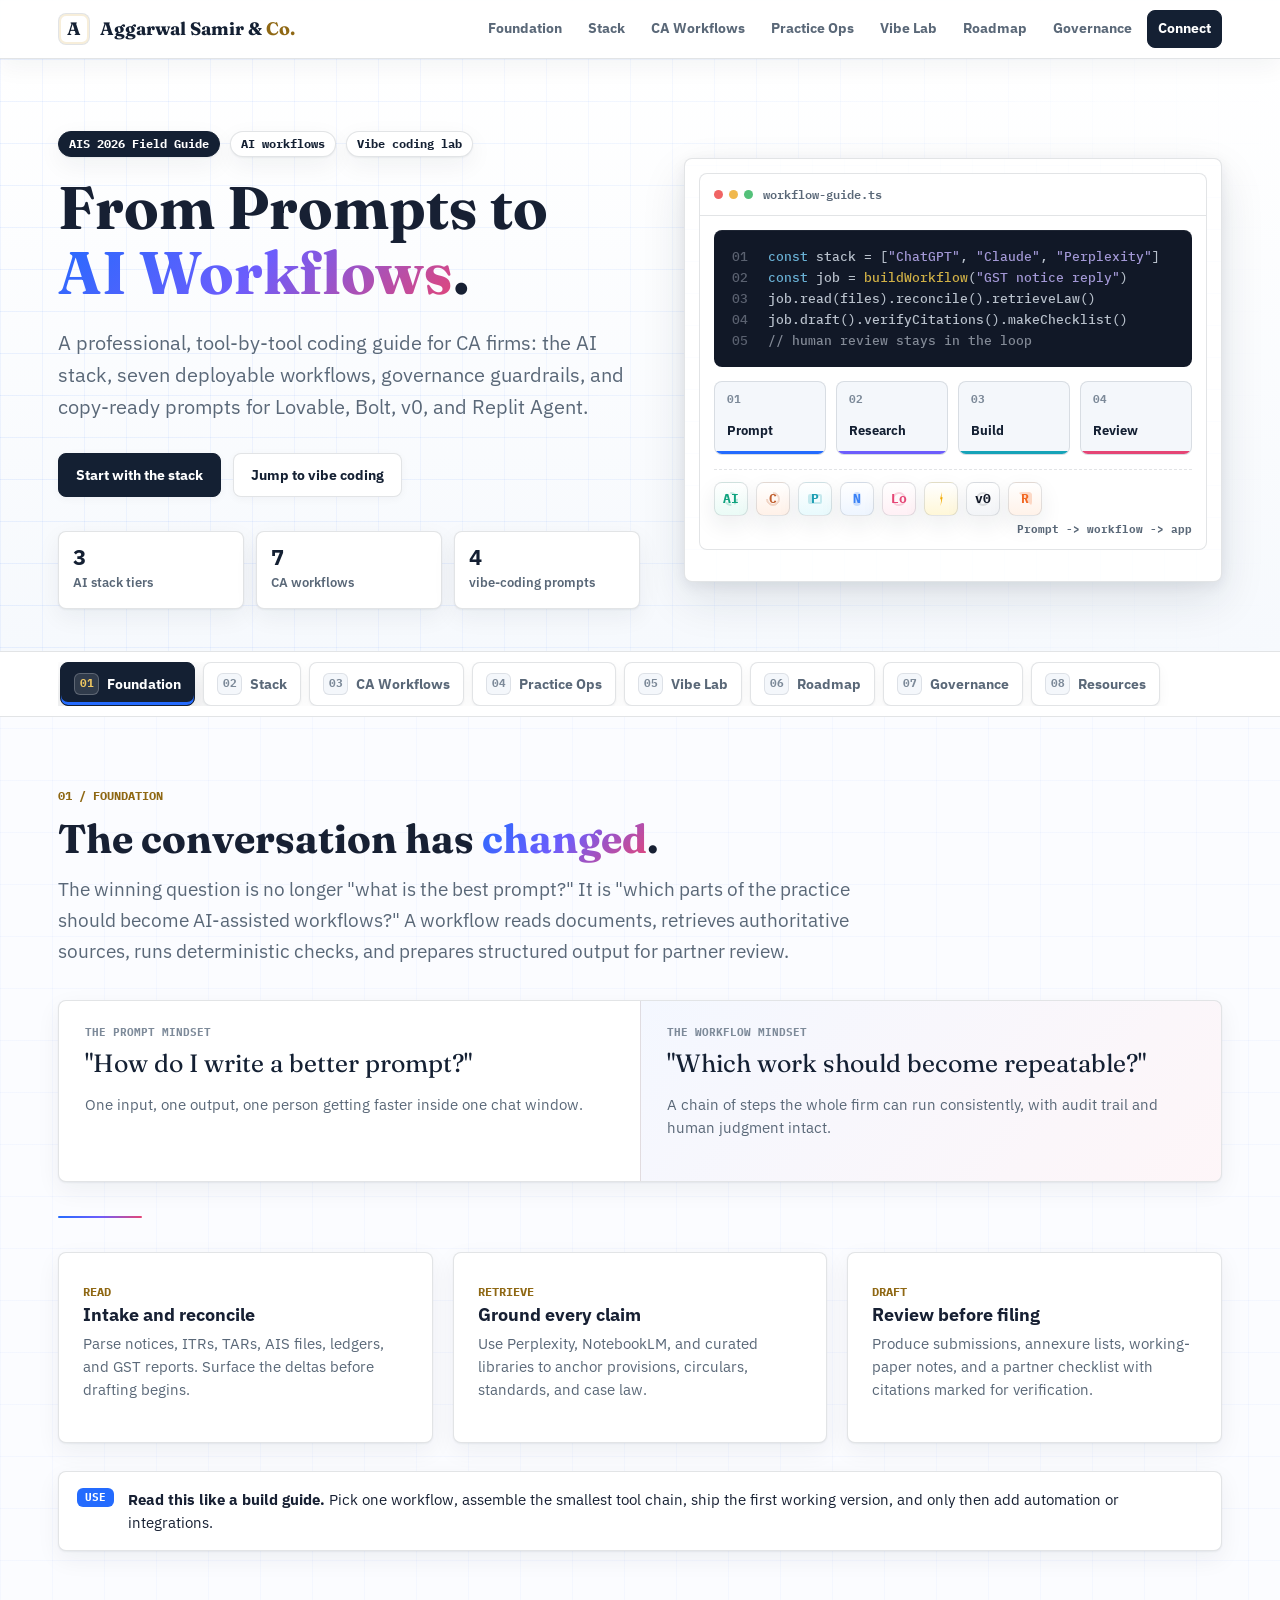
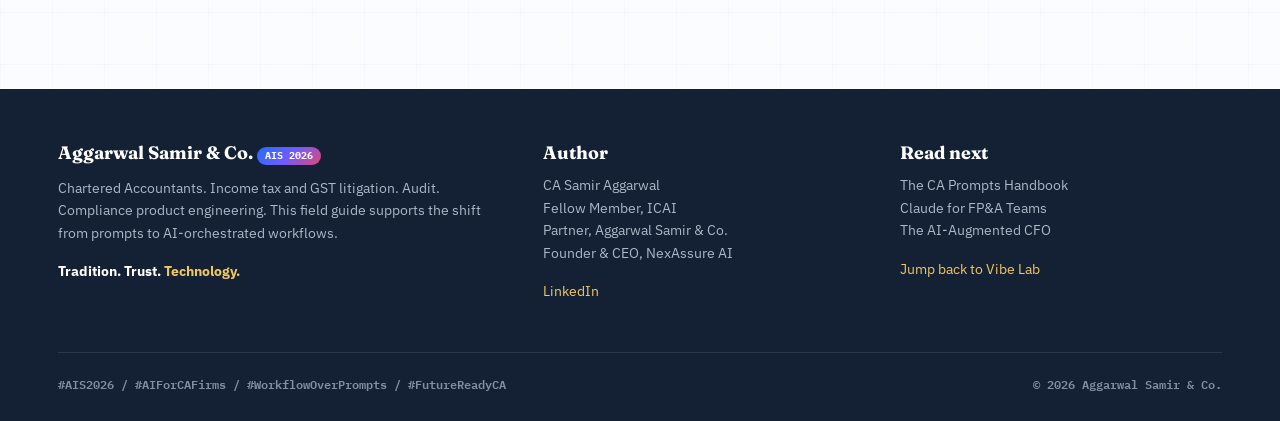
<file: blog/CA-AIS26/index.html>
<!doctype html>
<html lang="en">
<head>
<meta charset="utf-8">
<meta name="viewport" content="width=device-width, initial-scale=1">
<title>From Prompts to AI Workflows | CA Firm Coding Guide</title>
<meta name="description" content="A professional light-theme AI workflow and vibe-coding field guide for Chartered Accountants, with tool stacks, CA workflows, prompts, governance, and resources.">
<meta name="author" content="CA Samir Aggarwal, Aggarwal Samir &amp; Co.">
<meta property="og:title" content="From Prompts to AI Workflows">
<meta property="og:description" content="A tiered AI tool stack, deployable CA workflows, and a vibe-coding lab for finance professionals.">
<meta property="og:type" content="article">
<link rel="preconnect" href="https://fonts.googleapis.com">
<link rel="preconnect" href="https://fonts.gstatic.com" crossorigin>
<link href="https://fonts.googleapis.com/css2?family=Fraunces:opsz,wght@9..144,600;9..144,700&family=IBM+Plex+Sans:wght@400;500;600;700&family=IBM+Plex+Mono:wght@400;500;600;700&display=swap" rel="stylesheet">
<style>
:root{--ink:#172033;--muted:#5A6878;--subtle:#7D8A99;--paper:#FBFCFF;--surface:#fff;--surface-2:#F4F7FB;--line:rgba(23,32,51,.12);--line-soft:rgba(23,32,51,.07);--navy:#142033;--blue:#246BFE;--teal:#16A3B8;--green:#10A37F;--purple:#6D5DFC;--coral:#E54575;--gold:#D3A332;--gold-dark:#8F6814;--shadow-sm:0 1px 2px rgba(20,32,51,.06),0 8px 24px rgba(20,32,51,.06);--shadow-md:0 18px 46px rgba(20,32,51,.11),0 4px 14px rgba(20,32,51,.07);--display:"Fraunces",Georgia,serif;--sans:"IBM Plex Sans",system-ui,-apple-system,Segoe UI,sans-serif;--mono:"IBM Plex Mono",ui-monospace,SFMono-Regular,Menlo,monospace;--max:1220px;--radius:8px}*{box-sizing:border-box}html{scroll-behavior:smooth}@media(prefers-reduced-motion:reduce){html{scroll-behavior:auto}*,*::before,*::after{animation:none!important;transition:none!important}}body{margin:0;color:var(--ink);font-family:var(--sans);font-size:17px;line-height:1.6;background:linear-gradient(rgba(36,107,254,.035) 1px,transparent 1px),linear-gradient(90deg,rgba(36,107,254,.03) 1px,transparent 1px),var(--paper);background-size:52px 52px;-webkit-font-smoothing:antialiased;text-rendering:optimizeLegibility}a{color:inherit}button,a{touch-action:manipulation}a:focus-visible,button:focus-visible,[role=tab]:focus-visible{outline:2px solid var(--blue);outline-offset:3px}.wrap{width:min(var(--max),100%);margin:0 auto;padding:0 28px}h1,h2,h3,h4{margin:0;color:var(--ink);font-family:var(--display);font-weight:700;line-height:1.08;letter-spacing:0}h1{font-size:60px;max-width:13ch}h2{font-size:40px}h3{font-size:25px}h4{font-family:var(--sans);font-size:18px;font-weight:700}p{margin:0 0 1rem}.muted{color:var(--muted)}.lead{font-size:19px;line-height:1.62;color:var(--muted);max-width:74ch}.eyebrow{display:inline-flex;align-items:center;gap:8px;color:var(--gold-dark);font-family:var(--mono);font-size:12px;font-weight:700;text-transform:uppercase;letter-spacing:0}.grad{background:linear-gradient(135deg,var(--blue),var(--purple) 50%,var(--coral));-webkit-background-clip:text;background-clip:text;color:transparent}.btn{display:inline-flex;align-items:center;justify-content:center;gap:9px;min-height:44px;border:1px solid var(--line);border-radius:8px;padding:11px 17px;background:#fff;color:var(--navy);font:700 14px/1 var(--sans);text-decoration:none;cursor:pointer;box-shadow:0 2px 8px rgba(20,32,51,.04)}.btn svg{width:17px;height:17px}.btn-primary{background:var(--navy);border-color:var(--navy);color:#fff}.btn:hover{transform:translateY(-1px);box-shadow:var(--shadow-sm)}.nav{position:sticky;top:0;z-index:50;background:rgba(255,255,255,.88);backdrop-filter:blur(12px);border-bottom:1px solid var(--line);box-shadow:0 8px 24px rgba(20,32,51,.05)}.nav-inner{min-height:58px;display:flex;align-items:center;gap:18px}.brand{display:flex;align-items:center;gap:10px;text-decoration:none;color:var(--navy);flex:0 0 auto}.brand-mark{width:32px;height:32px;border-radius:8px;border:1px solid var(--line);display:grid;place-items:center;background:#fff;box-shadow:inset 0 0 0 2px rgba(211,163,50,.18)}.brand-mark span{font-family:var(--display);font-size:18px;font-weight:700;color:var(--navy)}.brand-text{font-family:var(--display);font-size:18px;font-weight:700}.brand-text b{color:var(--gold-dark)}.nav-links{margin-left:auto;display:flex;gap:4px;flex-wrap:wrap;justify-content:flex-end}.nav-links a{border:1px solid transparent;border-radius:8px;padding:7px 10px;color:var(--muted);font-size:13.5px;font-weight:700;text-decoration:none}.nav-links a:hover{background:var(--surface-2);border-color:var(--line);color:var(--navy)}.nav-links a.nav-cta{background:var(--navy);border-color:var(--navy);color:#fff}.tool-logo{--logo:#246BFE;--soft:#EEF4FF;position:relative;display:inline-grid;place-items:center;flex:0 0 auto;width:48px;height:48px;border:1px solid var(--line);border-radius:8px;background:linear-gradient(180deg,#fff,var(--soft));color:var(--logo);box-shadow:0 9px 22px rgba(20,32,51,.08);overflow:hidden}.tool-logo::before{content:attr(data-mark);position:relative;z-index:2;font:800 13px/1 var(--mono);color:var(--logo)}.tool-logo::after{content:"";position:absolute;inset:9px;border:2px solid var(--logo);border-radius:7px;opacity:.22}.logo-openai{--logo:#10A37F;--soft:#EAFBF6}.logo-openai::after{border-radius:50%;border-style:dashed;animation:spin 9s linear infinite}.logo-claude{--logo:#C15F2E;--soft:#FFF1E8}.logo-claude::after{border-radius:50%;transform:rotate(45deg);border-left-color:transparent}.logo-perplexity{--logo:#1F9EB3;--soft:#E8FAFD}.logo-perplexity::after{inset:11px 9px;border-radius:2px;border-left-width:5px}.logo-notebook{--logo:#3B82F6;--soft:#EEF5FF}.logo-notebook::after{inset:9px 12px;border-radius:4px;border-right-width:6px}.logo-lovable{--logo:#E54575;--soft:#FFF0F5}.logo-lovable::after{border-radius:50% 50% 46% 46%;transform:rotate(-8deg)}.logo-bolt{--logo:#F2A900;--soft:#FFF7D8}.logo-bolt::before{content:""}.logo-bolt::after{inset:9px 14px;border:0;border-radius:0;background:var(--logo);opacity:1;clip-path:polygon(58% 0,18% 52%,45% 52%,30% 100%,82% 39%,54% 39%)}.logo-v0{--logo:#111827;--soft:#F2F4F7}.logo-v0::after{border-radius:50%;opacity:.12}.logo-replit{--logo:#F26722;--soft:#FFF2E9}.logo-replit::after{inset:9px;border-radius:4px;border-width:6px;border-left-color:transparent;border-bottom-color:transparent}.logo-n8n{--logo:#EA4B71;--soft:#FFF0F4}.logo-n8n::after{inset:14px 8px;border-radius:999px;border-top-width:4px;border-bottom-width:0}.logo-make{--logo:#6C3AF2;--soft:#F3F0FF}.logo-make::after{inset:10px;border-radius:3px;transform:rotate(45deg)}.logo-cluster{display:flex;align-items:center;gap:7px;flex-wrap:nowrap}.logo-cluster .tool-logo{width:38px;height:38px}.logo-cluster .tool-logo::before{font-size:11px}@keyframes spin{to{transform:rotate(360deg)}}.hero{position:relative;overflow:hidden;background:linear-gradient(180deg,#fff 0%,#F6F9FD 100%);border-bottom:1px solid var(--line)}.hero::before{content:"";position:absolute;inset:0;background-image:linear-gradient(rgba(36,107,254,.08) 1px,transparent 1px),linear-gradient(90deg,rgba(36,107,254,.06) 1px,transparent 1px);background-size:42px 42px;mask-image:linear-gradient(90deg,#000 0%,rgba(0,0,0,.75) 52%,transparent 100%)}.hero-inner{position:relative;display:grid;grid-template-columns:minmax(0,1.04fr) minmax(360px,.96fr);gap:44px;align-items:center;padding:72px 28px 42px}.hero-copy{max-width:720px}.hero-kicker{display:flex;gap:10px;flex-wrap:wrap;margin-bottom:18px}.pill{display:inline-flex;align-items:center;border:1px solid var(--line);border-radius:999px;background:#fff;padding:5px 10px;color:var(--navy);font:700 12px/1.2 var(--mono);box-shadow:var(--shadow-sm)}.pill.dark{background:var(--navy);border-color:var(--navy);color:#fff}.hero-sub{font-size:20px;line-height:1.6;color:var(--muted);max-width:62ch;margin-top:22px}.hero-actions{display:flex;gap:12px;flex-wrap:wrap;margin-top:30px}.hero-proof{display:grid;grid-template-columns:repeat(3,1fr);gap:12px;margin-top:34px;max-width:720px}.proof{background:#fff;border:1px solid var(--line);border-radius:8px;padding:14px;box-shadow:var(--shadow-sm)}.proof b{display:block;color:var(--navy);font-size:22px;line-height:1}.proof span{display:block;margin-top:5px;color:var(--muted);font-size:13px;font-weight:600}.guide-visual{position:relative;min-height:424px;border:1px solid var(--line);border-radius:8px;background:#fff;box-shadow:var(--shadow-md);overflow:hidden;padding:14px}.guide-visual::before{content:"";position:absolute;inset:0;opacity:.5;background:repeating-linear-gradient(0deg,transparent 0 31px,rgba(36,107,254,.055) 32px),repeating-linear-gradient(90deg,transparent 0 31px,rgba(36,107,254,.04) 32px)}.visual-window{position:relative;z-index:1;border:1px solid var(--line);border-radius:8px;background:#fff;overflow:hidden}.visual-header{height:42px;display:flex;align-items:center;gap:10px;padding:0 14px;border-bottom:1px solid var(--line);font:600 12px/1 var(--mono);color:var(--muted)}.visual-dots{display:flex;gap:6px}.visual-dots i{width:9px;height:9px;border-radius:50%;display:block}.visual-dots i:nth-child(1){background:#F06464}.visual-dots i:nth-child(2){background:#F0B84E}.visual-dots i:nth-child(3){background:#54C17A}.visual-code{margin:14px;border-radius:8px;background:#111827;color:#DDE6F0;padding:16px 0;font:500 12.5px/1.68 var(--mono);box-shadow:inset 0 1px 0 rgba(255,255,255,.06)}.visual-code .line{display:block;position:relative;padding:0 18px 0 54px;white-space:nowrap;overflow:hidden;text-overflow:ellipsis;opacity:.82;animation:codePulse 4.8s ease-in-out infinite}.visual-code .line::before{content:attr(data-n);position:absolute;left:18px;color:#6B7280}.visual-code .line:nth-child(2){animation-delay:.45s}.visual-code .line:nth-child(3){animation-delay:.9s}.visual-code .line:nth-child(4){animation-delay:1.35s}.visual-code .line:nth-child(5){animation-delay:1.8s}.kw{color:#7DD3FC}.st{color:#C4B5FD}.fn{color:#FCD34D}.cm{color:#9CA3AF}@keyframes codePulse{0%,100%{opacity:.56}35%,65%{opacity:1}}.visual-flow{display:grid;grid-template-columns:repeat(4,1fr);gap:10px;margin:0 14px 14px}.flow-node{position:relative;min-height:74px;border:1px solid var(--line);border-radius:8px;background:var(--surface-2);padding:12px;display:flex;flex-direction:column;justify-content:space-between;overflow:hidden}.flow-node::after{content:"";position:absolute;left:0;right:0;bottom:0;height:3px;background:var(--node,var(--blue));animation:flowBar 3.5s ease-in-out infinite}.flow-node:nth-child(2){--node:var(--purple)}.flow-node:nth-child(3){--node:var(--teal)}.flow-node:nth-child(4){--node:var(--coral)}.flow-node span:first-child{font:700 10.5px/1 var(--mono);color:var(--subtle)}.flow-node span:last-child{font-weight:800;color:var(--navy);font-size:13px}@keyframes flowBar{0%,100%{transform:translateX(-72%)}50%{transform:translateX(0)}}.visual-dock{display:flex;flex-wrap:wrap;gap:8px;align-items:center;margin:0 14px 14px;padding-top:12px;border-top:1px dashed var(--line)}.visual-dock .tool-logo{width:34px;height:34px;border-radius:8px}.visual-caption{margin-left:auto;color:var(--muted);font:700 11px/1 var(--mono)}.tabbar-wrap{position:sticky;top:58px;z-index:45;background:rgba(255,255,255,.92);backdrop-filter:blur(12px);border-bottom:1px solid var(--line)}.tabbar{display:flex;gap:0;overflow-x:auto;scrollbar-width:none}.tabbar::-webkit-scrollbar{display:none}.tab-btn{flex:0 0 auto;display:flex;align-items:center;gap:8px;padding:15px 14px;border:0;border-bottom:2px solid transparent;background:transparent;color:var(--muted);font:700 14px/1 var(--sans);cursor:pointer;white-space:nowrap}.tab-btn .n{font:700 11px/1 var(--mono);color:var(--subtle)}.tab-btn[aria-selected=true]{color:var(--navy);border-bottom-color:var(--blue)}.tab-btn[aria-selected=true] .n{color:var(--blue)}.tabpanel{display:none;padding:64px 0 80px}.tabpanel[aria-hidden=false]{display:block;animation:fadein .25s ease-out}@keyframes fadein{from{opacity:0;transform:translateY(6px)}to{opacity:1;transform:none}}.section-head{margin-bottom:34px;max-width:82ch}.section-head .eyebrow{margin-bottom:12px}.section-head .lead{margin-top:14px}.divider{height:2px;width:84px;border:0;border-radius:2px;margin:34px 0;background:linear-gradient(90deg,var(--blue),var(--purple),var(--coral))}.grid-2{display:grid;grid-template-columns:1fr 1fr;gap:20px}.grid-3{display:grid;grid-template-columns:repeat(3,1fr);gap:20px}.grid-4{display:grid;grid-template-columns:repeat(4,1fr);gap:18px}.card{position:relative;background:#fff;border:1px solid var(--line);border-radius:8px;padding:24px;box-shadow:var(--shadow-sm);overflow:hidden;transition:transform .18s,box-shadow .18s}.card:hover{transform:translateY(-2px);box-shadow:var(--shadow-md)}.card h3,.card h4{margin-bottom:8px}.card p{color:var(--muted);font-size:14.5px}.card ul{margin:14px 0 0;padding-left:19px}.card li{margin:6px 0;font-size:14.5px;color:var(--ink)}.tool-card::before{content:"";position:absolute;left:0;right:0;top:0;height:3px;background:linear-gradient(90deg,var(--blue),var(--purple),var(--coral));opacity:.78}.tool-head{display:flex;align-items:flex-start;justify-content:space-between;gap:14px;margin-bottom:14px}.tool-name{font:800 21px/1.12 var(--sans);color:var(--navy)}.tool-tag{font:700 11px/1.3 var(--mono);color:var(--subtle);margin-top:6px}.row{display:flex;gap:18px;flex-wrap:wrap;margin-top:14px;padding-top:14px;border-top:1px dashed var(--line)}.kv{font-size:12.5px}.kv .k{display:block;color:var(--subtle);font:700 10px/1.2 var(--mono);text-transform:uppercase}.kv .v{display:block;color:var(--navy);font-weight:800;margin-top:3px}.badge{display:inline-flex;align-items:center;border-radius:999px;color:#fff;padding:5px 10px;font:800 11px/1 var(--mono);text-transform:uppercase}.beginner{background:var(--blue)}.pro{background:var(--purple)}.builder{background:var(--coral)}.tier-head{display:flex;align-items:center;gap:12px;flex-wrap:wrap;margin:38px 0 16px}.tier-head .muted{font-size:13.5px;font-weight:600}.contrast{display:grid;grid-template-columns:1fr 1fr;border:1px solid var(--line);border-radius:8px;overflow:hidden;background:#fff;box-shadow:var(--shadow-sm)}.contrast>div{padding:26px}.contrast>div+div{border-left:1px solid var(--line);background:linear-gradient(135deg,rgba(36,107,254,.05),rgba(229,69,117,.05))}.contrast .label{font:800 11px/1 var(--mono);color:var(--subtle);text-transform:uppercase}.contrast .q{font-family:var(--display);font-size:25px;line-height:1.22;margin-top:10px;color:var(--navy)}.callout{display:flex;gap:14px;align-items:flex-start;border:1px solid var(--line);border-radius:8px;background:#fff;padding:16px 18px;box-shadow:var(--shadow-sm);font-size:14.5px;color:var(--ink)}.callout .ic{flex:0 0 auto;border-radius:6px;padding:4px 8px;background:var(--navy);color:#fff;font:800 11px/1 var(--mono);text-transform:uppercase}.callout.tip .ic{background:var(--blue)}.callout.warn{background:#FFF8FA}.callout.warn .ic{background:var(--coral)}.workflow{background:#fff;border:1px solid var(--line);border-radius:8px;overflow:hidden;margin-bottom:22px;box-shadow:var(--shadow-sm)}.wf-head{display:flex;justify-content:space-between;gap:18px;flex-wrap:wrap;padding:22px 24px;background:linear-gradient(180deg,#fff,#F7FAFD);border-bottom:1px solid var(--line)}.wf-num{font:800 11px/1 var(--mono);color:var(--gold-dark);text-transform:uppercase}.wf-meta{display:flex;gap:14px;flex-wrap:wrap;margin-top:10px;color:var(--muted);font-size:12px}.wf-body{padding:23px 24px}.tool-stack{display:flex;gap:8px;flex-wrap:wrap;margin-bottom:16px}.tool-pill{display:inline-flex;align-items:center;gap:7px;border:1px solid var(--line);border-radius:8px;background:#fff;padding:6px 10px;font:700 12px/1 var(--mono);color:var(--navy);box-shadow:0 3px 10px rgba(20,32,51,.04)}.tool-pill i{width:7px;height:7px;border-radius:50%;background:var(--blue)}.steps{counter-reset:step;list-style:none;margin:0;padding:0}.steps li{counter-increment:step;position:relative;padding:14px 0 14px 56px;border-bottom:1px solid var(--line-soft)}.steps li:last-child{border-bottom:0}.steps li::before{content:counter(step,decimal-leading-zero);position:absolute;left:0;top:14px;border:1px solid var(--line);border-radius:6px;background:var(--surface-2);padding:4px 7px;color:var(--blue);font:800 11px/1 var(--mono)}.steps b{display:block;margin-bottom:4px;color:var(--navy)}.steps span{display:block;color:var(--muted);font-size:14.5px}.matrix{width:100%;border-collapse:collapse;border:1px solid var(--line);border-radius:8px;overflow:hidden;background:#fff;box-shadow:var(--shadow-sm);font-size:14px}.matrix th,.matrix td{padding:13px 14px;text-align:left;vertical-align:top;border-bottom:1px solid var(--line-soft)}.matrix th{background:var(--surface-2);font:800 11px/1.2 var(--mono);color:var(--subtle);text-transform:uppercase}.matrix tr:last-child td{border-bottom:0}.matrix b{color:var(--navy)}.codeblock{background:#111827;color:#DDE6F0;border:1px solid rgba(255,255,255,.08);border-radius:8px;padding:17px 18px;font:500 13px/1.65 var(--mono);box-shadow:0 14px 34px rgba(20,32,51,.18);overflow:auto}.code-head{display:flex;align-items:center;justify-content:space-between;gap:12px;margin-bottom:10px;padding-bottom:10px;border-bottom:1px dashed rgba(255,255,255,.14)}.code-head span{font:800 11px/1 var(--mono);color:#FCD34D;text-transform:uppercase}.copy{border:1px solid rgba(255,255,255,.24);border-radius:6px;background:rgba(255,255,255,.06);color:#fff;padding:5px 10px;font:800 11px/1 var(--mono);cursor:pointer}.codeblock pre{margin:0;white-space:pre-wrap;word-break:break-word}.vibe{background:#fff;border:1px solid var(--line);border-radius:8px;overflow:hidden;box-shadow:var(--shadow-sm);margin-bottom:28px}.vibe-head{display:grid;grid-template-columns:minmax(0,1fr) auto;gap:18px;align-items:center;padding:22px 24px;border-bottom:1px solid var(--line);background:linear-gradient(180deg,#fff,#F7FAFD)}.vibe-title{display:flex;align-items:center;gap:14px;min-width:0}.vibe-title h3{font-family:var(--sans);font-weight:800}.tool-meta{font:700 11.5px/1.4 var(--mono);color:var(--subtle);margin-top:5px}.visit{border:1px solid var(--line);border-radius:8px;background:#fff;padding:8px 11px;color:var(--navy);font:800 11.5px/1 var(--mono);text-decoration:none}.vibe-grid{display:grid;grid-template-columns:.94fr 1.06fr}.vibe-left{padding:24px;border-right:1px solid var(--line)}.vibe-right{padding:24px;background:#F6F8FC}.stats{display:flex;gap:18px;flex-wrap:wrap;margin-top:15px}.stat .k{display:block;color:var(--subtle);font:800 10px/1.2 var(--mono);text-transform:uppercase}.stat .v{display:block;color:var(--navy);font-weight:800;margin-top:3px}.roadmap{position:relative;margin-top:8px;padding-left:30px}.roadmap::before{content:"";position:absolute;left:8px;top:8px;bottom:8px;width:2px;border-radius:2px;background:linear-gradient(var(--blue),var(--purple),var(--coral))}.mile{position:relative;padding:0 0 26px 22px}.mile::before{content:"";position:absolute;left:-26px;top:6px;width:14px;height:14px;border-radius:50%;background:#fff;border:3px solid var(--gold);box-shadow:0 0 0 3px var(--paper)}.mile .when{font:800 11px/1 var(--mono);color:var(--gold-dark);text-transform:uppercase}.mile h4{margin:6px 0}.mile p{color:var(--muted);font-size:14.5px}.gov{display:grid;grid-template-columns:repeat(2,1fr);gap:18px}.gov-item{background:#fff;border:1px solid var(--line);border-radius:8px;padding:22px;box-shadow:var(--shadow-sm)}.gov-item .tag{display:inline-flex;margin-bottom:10px;border-radius:6px;background:rgba(211,163,50,.12);color:var(--gold-dark);padding:4px 8px;font:800 11px/1 var(--mono);text-transform:uppercase}.gov-item p{font-size:14.5px;color:var(--muted)}.rlist{list-style:none;margin:0;padding:0}.rlist li{display:grid;grid-template-columns:auto 1fr auto;gap:14px;align-items:center;padding:14px 0;border-bottom:1px solid var(--line-soft)}.rlist li:last-child{border-bottom:0}.rl-tag{border:1px solid var(--line);border-radius:6px;padding:4px 8px;color:var(--gold-dark);font:800 11px/1 var(--mono);text-transform:uppercase}.rl-title{font-weight:800;color:var(--navy)}.rl-meta{color:var(--muted);font-size:12.5px}.rlist a{text-decoration:none}.rlist a:hover{text-decoration:underline}.foot{background:var(--navy);color:#CAD5E2;margin-top:58px;padding:54px 0 28px}.foot-grid{display:grid;grid-template-columns:1.4fr 1fr 1fr;gap:34px}.foot h4{font-family:var(--display);font-size:18px;color:#fff;margin-bottom:12px}.foot p{color:#AAB8C7;font-size:14px}.foot a{color:#F0C861;text-decoration:none}.foot-meta{display:flex;justify-content:space-between;gap:18px;flex-wrap:wrap;margin-top:34px;padding-top:22px;border-top:1px solid rgba(255,255,255,.10);color:#8190A1;font:600 12px/1.5 var(--mono)}.foot-tag{display:inline-block;border-radius:999px;background:linear-gradient(135deg,var(--blue),var(--purple),var(--coral));color:#fff;padding:4px 8px;font:800 10px/1 var(--mono)}@media(max-width:980px){h1{font-size:44px}h2{font-size:34px}.hero-inner{grid-template-columns:1fr}.guide-visual{min-height:0}.grid-3,.grid-4{grid-template-columns:1fr 1fr}.vibe-grid{grid-template-columns:1fr}.vibe-left{border-right:0;border-bottom:1px solid var(--line)}.foot-grid{grid-template-columns:1fr}.gov{grid-template-columns:1fr}}@media(max-width:720px){.wrap{padding:0 20px}.hero-inner{padding:54px 20px 34px}h1{font-size:38px}h2{font-size:29px}h3{font-size:22px}.hero-sub{font-size:18px}.hero-proof,.grid-2,.grid-3,.grid-4,.contrast{grid-template-columns:1fr}.contrast>div+div{border-left:0;border-top:1px solid var(--line)}.visual-flow{grid-template-columns:1fr 1fr}.visual-caption{width:100%;margin-left:0}.rlist li{grid-template-columns:1fr}.vibe-head{grid-template-columns:1fr}.visit{width:max-content}}
+
/* Interactive tab navigation polish */
.tabbar-wrap{background:rgba(248,250,255,.94);box-shadow:0 10px 24px rgba(20,32,51,.06)}
.tabbar-wrap .wrap{padding-top:10px;padding-bottom:10px}
.tabbar{gap:8px;align-items:center;padding:0 2px}
.tab-btn{position:relative;min-height:42px;padding:10px 13px;border:1px solid rgba(23,32,51,.12);border-radius:8px;background:#fff;color:var(--muted);box-shadow:0 1px 2px rgba(20,32,51,.05),0 5px 14px rgba(20,32,51,.04);transition:background .16s ease,border-color .16s ease,color .16s ease,box-shadow .16s ease,transform .16s ease}
.tab-btn .n{display:inline-grid;place-items:center;min-width:25px;height:22px;border-radius:6px;border:1px solid rgba(23,32,51,.10);background:var(--surface-2);color:var(--subtle)}
.tab-btn:hover{transform:translateY(-1px);border-color:rgba(36,107,254,.34);background:#F8FAFF;color:var(--navy);box-shadow:0 8px 22px rgba(36,107,254,.12),0 2px 6px rgba(20,32,51,.06)}
.tab-btn:hover .n{border-color:rgba(36,107,254,.28);background:#EEF4FF;color:var(--blue)}
.tab-btn[aria-selected=true]{border-color:var(--navy);background:var(--navy);color:#fff;box-shadow:0 12px 26px rgba(20,32,51,.18),inset 0 -3px 0 var(--blue)}
.tab-btn[aria-selected=true] .n{border-color:rgba(255,255,255,.22);background:rgba(255,255,255,.12);color:#F0C861}
.tab-btn:active{transform:translateY(0);box-shadow:0 2px 8px rgba(20,32,51,.08)}
@media(max-width:720px){.tabbar-wrap .wrap{padding-top:8px;padding-bottom:8px}.tabbar{gap:7px}.tab-btn{min-height:40px;padding:9px 12px}}
</style>
</head>
<body>
<header class="nav"><div class="wrap nav-inner"><a class="brand" href="#top" aria-label="Back to top"><div class="brand-mark"><span>A</span></div><div class="brand-text">Aggarwal Samir &amp; <b>Co.</b></div></a><nav class="nav-links" aria-label="Primary"><a href="#foundation">Foundation</a><a href="#stack">Stack</a><a href="#ca-workflows">CA Workflows</a><a href="#practice-ops">Practice Ops</a><a href="#vibe-lab">Vibe Lab</a><a href="#roadmap">Roadmap</a><a href="#governance">Governance</a><a class="nav-cta" href="https://www.linkedin.com/in/samir-aggarwal-3713998" target="_blank" rel="noopener">Connect</a></nav></div></header>
<section class="hero" id="top"><div class="wrap hero-inner"><div class="hero-copy"><div class="hero-kicker"><span class="pill dark">AIS 2026 Field Guide</span><span class="pill">AI workflows</span><span class="pill">Vibe coding lab</span></div><h1>From Prompts to <span class="grad">AI Workflows</span>.</h1><p class="hero-sub">A professional, tool-by-tool coding guide for CA firms: the AI stack, seven deployable workflows, governance guardrails, and copy-ready prompts for Lovable, Bolt, v0, and Replit Agent.</p><div class="hero-actions"><a class="btn btn-primary" href="#stack">Start with the stack</a><a class="btn" href="#vibe-lab">Jump to vibe coding</a></div><div class="hero-proof" aria-label="Guide summary"><div class="proof"><b>3</b><span>AI stack tiers</span></div><div class="proof"><b>7</b><span>CA workflows</span></div><div class="proof"><b>4</b><span>vibe-coding prompts</span></div></div></div><div class="guide-visual" aria-hidden="true"><div class="visual-window"><div class="visual-header"><span class="visual-dots"><i></i><i></i><i></i></span><span>workflow-guide.ts</span></div><div class="visual-code"><span class="line" data-n="01"><span class="kw">const</span> stack = [<span class="st">"ChatGPT"</span>, <span class="st">"Claude"</span>, <span class="st">"Perplexity"</span>]</span><span class="line" data-n="02"><span class="kw">const</span> job = <span class="fn">buildWorkflow</span>(<span class="st">"GST notice reply"</span>)</span><span class="line" data-n="03">job.read(files).reconcile().retrieveLaw()</span><span class="line" data-n="04">job.draft().verifyCitations().makeChecklist()</span><span class="line" data-n="05"><span class="cm">// human review stays in the loop</span></span></div><div class="visual-flow"><div class="flow-node"><span>01</span><span>Prompt</span></div><div class="flow-node"><span>02</span><span>Research</span></div><div class="flow-node"><span>03</span><span>Build</span></div><div class="flow-node"><span>04</span><span>Review</span></div></div><div class="visual-dock"><span class="tool-logo logo-openai" data-mark="AI" aria-hidden="true"></span><span class="tool-logo logo-claude" data-mark="C" aria-hidden="true"></span><span class="tool-logo logo-perplexity" data-mark="P" aria-hidden="true"></span><span class="tool-logo logo-notebook" data-mark="N" aria-hidden="true"></span><span class="tool-logo logo-lovable" data-mark="Lo" aria-hidden="true"></span><span class="tool-logo logo-bolt" data-mark="" aria-hidden="true"></span><span class="tool-logo logo-v0" data-mark="v0" aria-hidden="true"></span><span class="tool-logo logo-replit" data-mark="R" aria-hidden="true"></span><span class="visual-caption">Prompt -&gt; workflow -&gt; app</span></div></div></div></div></section>
<div class="tabbar-wrap"><div class="wrap"><div class="tabbar" role="tablist" aria-label="Field guide sections"><button class="tab-btn" role="tab" aria-selected="true" data-tab="foundation"><span class="n">01</span> Foundation</button><button class="tab-btn" role="tab" aria-selected="false" data-tab="stack"><span class="n">02</span> Stack</button><button class="tab-btn" role="tab" aria-selected="false" data-tab="ca-workflows"><span class="n">03</span> CA Workflows</button><button class="tab-btn" role="tab" aria-selected="false" data-tab="practice-ops"><span class="n">04</span> Practice Ops</button><button class="tab-btn" role="tab" aria-selected="false" data-tab="vibe-lab"><span class="n">05</span> Vibe Lab</button><button class="tab-btn" role="tab" aria-selected="false" data-tab="roadmap"><span class="n">06</span> Roadmap</button><button class="tab-btn" role="tab" aria-selected="false" data-tab="governance"><span class="n">07</span> Governance</button><button class="tab-btn" role="tab" aria-selected="false" data-tab="resources"><span class="n">08</span> Resources</button></div></div></div>
<main class="wrap" id="content">
<section class="tabpanel" id="foundation" role="tabpanel" aria-hidden="false"><div class="section-head"><span class="eyebrow">01 / Foundation</span><h2>The conversation has <span class="grad">changed</span>.</h2><p class="lead">The winning question is no longer "what is the best prompt?" It is "which parts of the practice should become AI-assisted workflows?" A workflow reads documents, retrieves authoritative sources, runs deterministic checks, and prepares structured output for partner review.</p></div><div class="contrast"><div><div class="label">The prompt mindset</div><div class="q">"How do I write a better prompt?"</div><p class="muted" style="margin-top:14px;font-size:14.5px">One input, one output, one person getting faster inside one chat window.</p></div><div><div class="label">The workflow mindset</div><div class="q">"Which work should become repeatable?"</div><p class="muted" style="margin-top:14px;font-size:14.5px">A chain of steps the whole firm can run consistently, with audit trail and human judgment intact.</p></div></div><hr class="divider"><div class="grid-3"><div class="card"><span class="eyebrow">Read</span><h4>Intake and reconcile</h4><p>Parse notices, ITRs, TARs, AIS files, ledgers, and GST reports. Surface the deltas before drafting begins.</p></div><div class="card"><span class="eyebrow">Retrieve</span><h4>Ground every claim</h4><p>Use Perplexity, NotebookLM, and curated libraries to anchor provisions, circulars, standards, and case law.</p></div><div class="card"><span class="eyebrow">Draft</span><h4>Review before filing</h4><p>Produce submissions, annexure lists, working-paper notes, and a partner checklist with citations marked for verification.</p></div></div><div class="callout tip" style="margin-top:28px"><span class="ic">Use</span><div><b>Read this like a build guide.</b> Pick one workflow, assemble the smallest tool chain, ship the first working version, and only then add automation or integrations.</div></div></section>
<section class="tabpanel" id="stack" role="tabpanel" aria-hidden="true"><div class="section-head"><span class="eyebrow">02 / Tiered Stack</span><h2>Three tiers. Pick where <span class="grad">you are</span>.</h2><p class="lead">Start with a small, reliable stack. Move to Projects, Skills, and RAG when the work repeats. Add app builders and automation once your team knows what should be standardized.</p></div> <div class="tier-head"><span class="badge beginner">Tier 1 / Beginner</span><span class="muted">Week 1 ready for solo CAs and small firms.</span></div><div class="grid-3"><article class="card tool-card"><div class="tool-head"><div><div class="tool-name">ChatGPT Plus</div><div class="tool-tag">OpenAI / everyday drafting</div></div><span class="tool-logo logo-openai" data-mark="AI" aria-hidden="true"></span></div><p>Your daily research, drafting, summarizing, and Custom GPT partner for repeatable notice work.</p><ul><li>Notice reply first drafts</li><li>Prompt library and Custom GPTs</li><li>Fast internal brainstorming</li></ul><div class="row"><div class="kv"><span class="k">Best for</span><span class="v">Daily drafting</span></div><div class="kv"><span class="k">Time</span><span class="v">Day 1</span></div></div></article><article class="card tool-card"><div class="tool-head"><div><div class="tool-name">Claude Pro</div><div class="tool-tag">Anthropic / long context</div></div><span class="tool-logo logo-claude" data-mark="C" aria-hidden="true"></span></div><p>Excellent for long-document analysis where the model needs to keep audit files, AIS, ITRs, and explanations in view.</p><ul><li>Long scrutiny files</li><li>Reasoned advisory memos</li><li>Projects for grouped client work</li></ul><div class="row"><div class="kv"><span class="k">Best for</span><span class="v">Heavy reading</span></div><div class="kv"><span class="k">Time</span><span class="v">Day 1</span></div></div></article><article class="card tool-card"><div class="tool-head"><div><div class="tool-name">Perplexity Pro</div><div class="tool-tag">Live citations / current sources</div></div><span class="tool-logo logo-perplexity" data-mark="P" aria-hidden="true"></span></div><p>Use it when the answer depends on current circulars, notifications, rulings, and verifiable web references.</p><ul><li>Regulatory lookup</li><li>Recent case law discovery</li><li>Draft fact checks before sending</li></ul><div class="row"><div class="kv"><span class="k">Best for</span><span class="v">Live research</span></div><div class="kv"><span class="k">Time</span><span class="v">Day 1</span></div></div></article></div><div class="tier-head"><span class="badge pro">Tier 2 / Pro</span><span class="muted">Month 1 to 3 for repeatable firm workflows.</span></div><div class="grid-3"><article class="card tool-card"><div class="tool-head"><div><div class="tool-name">Claude Projects + Skills</div><div class="tool-tag">Workflow memory / Python tools</div></div><span class="tool-logo logo-claude" data-mark="C" aria-hidden="true"></span></div><p>Project instructions, reference documents, and Skills turn good prompts into standardized workflows.</p><ul><li>Scrutiny, GST, audit, advisory Projects</li><li>Skills for deterministic computation</li><li>Reusable across the team</li></ul><div class="row"><div class="kv"><span class="k">Best for</span><span class="v">Orchestration</span></div><div class="kv"><span class="k">Time</span><span class="v">Week 2</span></div></div></article><article class="card tool-card"><div class="tool-head"><div><div class="tool-name">ChatGPT Projects</div><div class="tool-tag">Client containers / attached files</div></div><span class="tool-logo logo-openai" data-mark="AI" aria-hidden="true"></span></div><p>A simpler container when your team already lives in ChatGPT and wants persistent instructions plus files.</p><ul><li>Per-client workspaces</li><li>Project instructions</li><li>Pairs with Custom GPT libraries</li></ul><div class="row"><div class="kv"><span class="k">Best for</span><span class="v">Client context</span></div><div class="kv"><span class="k">Time</span><span class="v">Week 1</span></div></div></article><article class="card tool-card"><div class="tool-head"><div><div class="tool-name">NotebookLM</div><div class="tool-tag">Google / source-grounded Q&amp;A</div></div><span class="tool-logo logo-notebook" data-mark="N" aria-hidden="true"></span></div><p>A purpose-built RAG surface for laws, standards, Finance Bill notes, circulars, and client documents.</p><ul><li>Grounded answers over your files</li><li>Citation-backed retrieval</li><li>Partner briefing summaries</li></ul><div class="row"><div class="kv"><span class="k">Best for</span><span class="v">Document Q&amp;A</span></div><div class="kv"><span class="k">Time</span><span class="v">Day 1</span></div></div></article></div><div class="tier-head"><span class="badge builder">Tier 3 / Builder</span><span class="muted">Month 3 onward for internal tools and automation.</span></div><div class="grid-3"><article class="card tool-card"><div class="tool-head"><div><div class="tool-name">Lovable / Bolt / v0</div><div class="tool-tag">Vibe coding stack</div></div><span class="logo-cluster"><span class="tool-logo logo-lovable" data-mark="Lo" aria-hidden="true"></span><span class="tool-logo logo-bolt" data-mark="" aria-hidden="true"></span><span class="tool-logo logo-v0" data-mark="v0" aria-hidden="true"></span></span></div><p>Natural-language app builders for portals, dashboards, and polished internal UIs.</p><ul><li>Lovable for forms and portals</li><li>Bolt for data dashboards</li><li>v0 for UI prototypes</li></ul><div class="row"><div class="kv"><span class="k">Best for</span><span class="v">Internal apps</span></div><div class="kv"><span class="k">Time</span><span class="v">Hours</span></div></div></article><article class="card tool-card"><div class="tool-head"><div><div class="tool-name">n8n / Make</div><div class="tool-tag">Automation glue</div></div><span class="logo-cluster"><span class="tool-logo logo-n8n" data-mark="n8n" aria-hidden="true"></span><span class="tool-logo logo-make" data-mark="M" aria-hidden="true"></span></span></div><p>Connect forms, Drive, Gmail, Sheets, WhatsApp Business, CRM tools, and AI calls into reliable workflows.</p><ul><li>Lead nurture flows</li><li>Document filing triggers</li><li>MIS rollup schedules</li></ul><div class="row"><div class="kv"><span class="k">Best for</span><span class="v">Cross-app glue</span></div><div class="kv"><span class="k">Time</span><span class="v">Week 1</span></div></div></article><article class="card tool-card"><div class="tool-head"><div><div class="tool-name">Replit Agent</div><div class="tool-tag">Backend jobs / scheduled scripts</div></div><span class="tool-logo logo-replit" data-mark="R" aria-hidden="true"></span></div><p>Use it for file watchers, scrapers, reconciliations, and jobs where the deliverable is code running on a schedule.</p><ul><li>GSTR-2B reconciliation jobs</li><li>Drive folder classifiers</li><li>Regulatory update digests</li></ul><div class="row"><div class="kv"><span class="k">Best for</span><span class="v">Backend automation</span></div><div class="kv"><span class="k">Time</span><span class="v">Day 1</span></div></div></article></div></section>
<section class="tabpanel" id="ca-workflows" role="tabpanel" aria-hidden="true"><div class="section-head"><span class="eyebrow">03 / CA Workflows</span><h2>Deployable workflows for <span class="grad">core practice work</span>.</h2><p class="lead">Each workflow has a small stack, a repeatable sequence, and a review point. Use the structure, then adapt the prompts to your firm style.</p></div> <article class="workflow"><div class="wf-head"><div><div class="wf-num">Workflow 01</div><h3>Income Tax Scrutiny Reply</h3><div class="wf-meta"><span>Inputs: Notice, ITR, TAR, AIS, ledgers</span><span>Output: Draft submission with annexures</span></div></div></div><div class="wf-body"><div class="tool-stack"><span class="tool-pill"><i></i>Claude Project</span><span class="tool-pill"><i></i>NotebookLM</span><span class="tool-pill"><i></i>Perplexity</span></div><ol class="steps"><li><b>Create the project</b><span>Load standard instructions: senior tax counsel, no invented citations, mark every uncertain claim with [VERIFY].</span></li><li><b>Attach the file set</b><span>Notice, ITR, TAR, AIS, ledger extracts, and previous submissions.</span></li><li><b>Prepare the issue table</b><span>Ask for section, item, department allegation, assessee position, evidence, and pending documents.</span></li><li><b>Retrieve law and cases</b><span>Use NotebookLM for your library and Perplexity for recent circulars or rulings.</span></li><li><b>Draft and review</b><span>Generate the reply, annexure index, and partner checklist before filing.</span></li></ol></div></article><article class="workflow"><div class="wf-head"><div><div class="wf-num">Workflow 02</div><h3>GST Notice Reply</h3><div class="wf-meta"><span>Inputs: SCN, GSTR returns, 2B, PR, e-way data</span><span>Output: Tiered defence with reconciliation</span></div></div></div><div class="wf-body"><div class="tool-stack"><span class="tool-pill"><i></i>Claude GST Project</span><span class="tool-pill"><i></i>Bolt dashboard</span><span class="tool-pill"><i></i>NotebookLM</span></div><ol class="steps"><li><b>Classify the issue</b><span>ITC mismatch, outward tax mismatch, registration, e-way bill, classification, or interest and penalty.</span></li><li><b>Reconcile numbers</b><span>Compare 2B, purchase register, vendor status, and return data with tolerance thresholds.</span></li><li><b>Build the defence</b><span>Primary facts, alternative law, and without-prejudice quantum computation.</span></li><li><b>Verify citations</b><span>Confirm every circular, section, and ruling on official sources before sending.</span></li></ol></div></article><article class="workflow"><div class="wf-head"><div><div class="wf-num">Workflow 03</div><h3>Statutory Audit Working Paper Review</h3><div class="wf-meta"><span>Inputs: Trial balance, lead schedules, SA checklist</span><span>Output: Exceptions and review notes</span></div></div></div><div class="wf-body"><div class="tool-stack"><span class="tool-pill"><i></i>Claude</span><span class="tool-pill"><i></i>NotebookLM</span><span class="tool-pill"><i></i>Replit Agent</span></div><ol class="steps"><li><b>Load standards</b><span>Create a NotebookLM library for SAs, Schedule III, CARO, and firm audit templates.</span></li><li><b>Prepare data</b><span>Use Replit Agent for repeatable CSV or Excel cleaning where formulas matter.</span></li><li><b>Ask for exceptions</b><span>Surface missing evidence, unusual ratios, stale balances, and unlinked schedules.</span></li><li><b>Write review notes</b><span>Convert findings into partner review points and client query lists.</span></li></ol></div></article></section>
<section class="tabpanel" id="practice-ops" role="tabpanel" aria-hidden="true"><div class="section-head"><span class="eyebrow">04 / Practice Ops</span><h2>Where AI becomes <span class="grad">firm infrastructure</span>.</h2><p class="lead">Operational workflows are often the fastest wins: less manual follow-up, cleaner filing, and better visibility for partners.</p></div><div class="grid-2"><article class="workflow"><div class="wf-head"><div><div class="wf-num">Ops 01</div><h3>Client Onboarding</h3><div class="wf-meta"></div></div></div><div class="wf-body"><div class="tool-stack"><span class="tool-pill"><i></i>Lovable</span><span class="tool-pill"><i></i>Claude</span><span class="tool-pill"><i></i>n8n</span></div><ol class="steps"><li><b>Capture entity details</b><span>Form with PAN, GSTIN, service lines, contact preferences, and DPDP consent.</span></li><li><b>Generate documents</b><span>Claude drafts engagement letter and KYC checklist from the submission.</span></li><li><b>File automatically</b><span>n8n creates the folder structure and notifies the partner.</span></li></ol></div></article><article class="workflow"><div class="wf-head"><div><div class="wf-num">Ops 02</div><h3>Document Filing</h3><div class="wf-meta"></div></div></div><div class="wf-body"><div class="tool-stack"><span class="tool-pill"><i></i>Replit Agent</span><span class="tool-pill"><i></i>Claude</span><span class="tool-pill"><i></i>Drive</span></div><ol class="steps"><li><b>Watch the inbox</b><span>Monitor a shared drop folder for new PDFs, scans, and Excel files.</span></li><li><b>Classify the file</b><span>Detect client, document type, period, and confidence score.</span></li><li><b>Move or review</b><span>High-confidence files are renamed and filed, low-confidence files go to review.</span></li></ol></div></article><article class="workflow"><div class="wf-head"><div><div class="wf-num">Ops 03</div><h3>Lead Nurture</h3><div class="wf-meta"></div></div></div><div class="wf-body"><div class="tool-stack"><span class="tool-pill"><i></i>Form</span><span class="tool-pill"><i></i>Claude</span><span class="tool-pill"><i></i>n8n</span></div><ol class="steps"><li><b>Capture intent</b><span>Use a LinkedIn CTA or form to collect the topic a prospect wants.</span></li><li><b>Personalize follow-up</b><span>Claude drafts responses and short educational sequences.</span></li><li><b>Schedule reminders</b><span>n8n handles Day 3, 7, and 14 follow-ups.</span></li></ol></div></article><article class="workflow"><div class="wf-head"><div><div class="wf-num">Ops 04</div><h3>MIS Automation</h3><div class="wf-meta"></div></div></div><div class="wf-body"><div class="tool-stack"><span class="tool-pill"><i></i>v0</span><span class="tool-pill"><i></i>Claude</span><span class="tool-pill"><i></i>Make</span></div><ol class="steps"><li><b>Consolidate numbers</b><span>Pull billing, collections, WIP, and service-line metrics into one sheet.</span></li><li><b>Generate commentary</b><span>Claude writes a partner-ready summary of what changed and why.</span></li><li><b>Deliver dashboard</b><span>v0 or Lovable presents the dashboard; automation sends the PDF pack.</span></li></ol></div></article></div></section>
<section class="tabpanel" id="vibe-lab" role="tabpanel" aria-hidden="true"><div class="section-head"><span class="eyebrow">05 / Vibe Coding Lab</span><h2>Type a sentence. Get an <span class="grad">app</span>.</h2><p class="lead">These are real platform-specific build prompts. Use them as starting points, then iterate with changes like "add export", "tighten validation", or "make the admin view partner-only."</p></div><div class="callout warn" style="margin-bottom:26px"><span class="ic">Caution</span><div><b>Prototype first, harden before client data.</b> Vibe-coded apps need authentication, audit logging, access control, and security review before handling client PII.</div></div><article class="vibe" id="lovable"><div class="vibe-head"><div class="vibe-title"><span class="tool-logo logo-lovable" data-mark="Lo" aria-hidden="true"></span><div><h3>Lovable</h3><div class="tool-meta">Full-stack apps / Supabase auto-wired / React</div></div></div><a class="visit" href="https://lovable.dev" target="_blank" rel="noopener">lovable.dev</a></div><div class="vibe-grid"><div class="vibe-left"><h4>Best for client portals and forms</h4><p>Use Lovable when you want a real app quickly: onboarding forms, dashboards, authenticated portals, and simple workflows with persistence.</p><p><b>CA use case:</b> Client onboarding with KYC upload, service selection, DPDP consent, and admin review.</p><div class="stats"><div class="stat"><span class="k">MVP</span><span class="v">15 minutes</span></div><div class="stat"><span class="k">Skill</span><span class="v">Zero code</span></div></div></div><div class="vibe-right"><div class="codeblock"><div class="code-head"><span>Prompt / client portals and forms</span><button class="copy" data-copy="lovable-prompt">Copy</button></div><pre id="lovable-prompt">Build a client onboarding portal for a Chartered Accountant firm called Aggarwal Samir &amp; Co.

Create a welcome page, a multi-step onboarding form, DPDP Act 2023 consent, document upload, and a protected admin view. Persist every submission to Supabase. Generate a unique reference number in the format ASC-2026-XXXX.

Use a professional light theme: white background, navy text, gold accent, compact finance-friendly layout, Fraunces for headings and IBM Plex Sans for body. No emojis. Audience: finance professionals.</pre></div></div></div></article><article class="vibe" id="bolt"><div class="vibe-head"><div class="vibe-title"><span class="tool-logo logo-bolt" data-mark="" aria-hidden="true"></span><div><h3>Bolt.new</h3><div class="tool-meta">Browser-based full-stack builds / data-heavy dashboards</div></div></div><a class="visit" href="https://bolt.new" target="_blank" rel="noopener">bolt.new</a></div><div class="vibe-grid"><div class="vibe-left"><h4>Best for CSV, Excel, and dashboard logic</h4><p>Bolt is strong when the first version needs file parsing, tables, matching rules, and downloadable reports.</p><p><b>CA use case:</b> GST reconciliation dashboard for GSTR-2B and purchase register uploads.</p><div class="stats"><div class="stat"><span class="k">MVP</span><span class="v">20 minutes</span></div><div class="stat"><span class="k">Skill</span><span class="v">Light tweaking</span></div></div></div><div class="vibe-right"><div class="codeblock"><div class="code-head"><span>Prompt / CSV, Excel, and dashboard logic</span><button class="copy" data-copy="bolt-prompt">Copy</button></div><pre id="bolt-prompt">Build a GST reconciliation web app.

UI: two upload zones. Left: GSTR-2B CSV. Right: Purchase Register CSV. Match on GSTIN + invoice number + invoice month with small rounding tolerance.

Output four buckets: Matched, Mismatched, In 2B not in PR, In PR not in 2B. Show metric cards, sortable tables, vendor-flag checkboxes, and an Excel mismatch report using SheetJS.

Style it as a professional finance dashboard with a clean light theme, navy header, gold primary actions, and mono font for tabular data.</pre></div></div></div></article><article class="vibe" id="v0"><div class="vibe-head"><div class="vibe-title"><span class="tool-logo logo-v0" data-mark="v0" aria-hidden="true"></span><div><h3>v0 by Vercel</h3><div class="tool-meta">Component-first UI generation / polished React</div></div></div><a class="visit" href="https://v0.dev" target="_blank" rel="noopener">v0.dev</a></div><div class="vibe-grid"><div class="vibe-left"><h4>Best for polished internal UI</h4><p>Use v0 when the interface needs to look like a senior product designer touched it: dashboards, kanban views, drawers, filters, and modals.</p><p><b>CA use case:</b> Notice deadline tracker for tax and GST notices.</p><div class="stats"><div class="stat"><span class="k">MVP</span><span class="v">10 minutes</span></div><div class="stat"><span class="k">Skill</span><span class="v">Zero code for UI</span></div></div></div><div class="vibe-right"><div class="codeblock"><div class="code-head"><span>Prompt / polished internal UI</span><button class="copy" data-copy="v0-prompt">Copy</button></div><pre id="v0-prompt">Design a notice deadline tracker dashboard for a tax practice.

Each notice has client name, notice type, section reference, date received, deadline, assigned associate, and status.

Build filters, search, metric tiles, a kanban board, a new notice modal, and a detail drawer. Color urgency by days remaining. Seed it with 6 realistic sample notices.

Style: professional, minimal, light theme, navy and gold accents, production-quality React with Tailwind.</pre></div></div></div></article><article class="vibe" id="replit"><div class="vibe-head"><div class="vibe-title"><span class="tool-logo logo-replit" data-mark="R" aria-hidden="true"></span><div><h3>Replit Agent</h3><div class="tool-meta">Backend-first scripts / scheduled jobs / cloud runtime</div></div></div><a class="visit" href="https://replit.com" target="_blank" rel="noopener">replit.com</a></div><div class="vibe-grid"><div class="vibe-left"><h4>Best for backend automation</h4><p>Use Replit Agent when the deliverable is a job, not a UI: file watchers, scheduled digests, scrapers, and recurring reconciliations.</p><p><b>CA use case:</b> Google Drive document classifier and filer.</p><div class="stats"><div class="stat"><span class="k">MVP</span><span class="v">30 minutes</span></div><div class="stat"><span class="k">Skill</span><span class="v">Light Python</span></div></div></div><div class="vibe-right"><div class="codeblock"><div class="code-head"><span>Prompt / backend automation</span><button class="copy" data-copy="replit-prompt">Copy</button></div><pre id="replit-prompt">Build a Python script that watches a Google Drive folder called Inbox and automatically classifies and files documents.

For each new file, read filename and extracted text. Call Claude API to return strict JSON: client_name, document_type, period, confidence.

Use clients.xlsx as the canonical client folder map. Rename and move high-confidence files into /clients/{Folder}/{Year}/{DocType}/. Move low-confidence or unmatched files to /_review. Log every action to a Google Sheet.

Run on a 5-minute schedule in Replit. Add error handling and a daily summary email.</pre></div></div></div></article><table class="matrix" aria-label="Choosing between vibe coding tools"><thead><tr><th>If you want to build</th><th>Use</th><th>Why</th></tr></thead><tbody><tr><td><b>Client-facing form or portal</b></td><td>Lovable</td><td>Supabase and auth are wired quickly.</td></tr><tr><td><b>Data dashboard with parsing</b></td><td>Bolt</td><td>Good for CSV, Excel, tables, and backend logic.</td></tr><tr><td><b>Polished internal interface</b></td><td>v0</td><td>Best visual output for React components.</td></tr><tr><td><b>Backend script or scheduled job</b></td><td>Replit Agent</td><td>No UI overhead; perfect for automation.</td></tr></tbody></table></section>
<section class="tabpanel" id="roadmap" role="tabpanel" aria-hidden="true"><div class="section-head"><span class="eyebrow">06 / Roadmap</span><h2>What to build, <span class="grad">in what order</span>.</h2><p class="lead">The sequence below keeps the firm from trying to AI-enable everything at once.</p></div><div class="roadmap"><div class="mile"><div class="when">Week 1</div><h4>Get the beginner stack live</h4><p>ChatGPT Plus, Claude Pro, and Perplexity Pro. Use all three on live work to learn their strengths.</p></div><div class="mile"><div class="when">Week 2</div><h4>Build your first Custom GPT</h4><p>Pick one recurring workflow and encode house style, jurisdiction, structure, and verification rules.</p></div><div class="mile"><div class="when">Month 1</div><h4>Move to Projects and Skills</h4><p>Convert the highest-volume workflow into a Project with reference documents and deterministic scripts.</p></div><div class="mile"><div class="when">Month 2</div><h4>Create the knowledge base</h4><p>Use NotebookLM for Acts, Rules, standards, circulars, and curated case-law libraries.</p></div><div class="mile"><div class="when">Month 3</div><h4>Vibe-code one internal app</h4><p>Choose a notice tracker, onboarding form, GST recon dashboard, or filing automation.</p></div><div class="mile"><div class="when">Months 4 to 6</div><h4>Add automation and MIS</h4><p>Wire n8n or Make across forms, Drive, Sheets, email, and the AI stack.</p></div></div></section>
<section class="tabpanel" id="governance" role="tabpanel" aria-hidden="true"><div class="section-head"><span class="eyebrow">07 / Governance</span><h2>Scale with <span class="grad">discipline</span>.</h2><p class="lead">AI in a CA firm is a regulated professional workflow. Treat confidentiality, citations, consent, and review as product requirements.</p></div><div class="gov"><div class="gov-item"><span class="tag">DPDP Act 2023</span><h4>Client data is personal data</h4><p>Document consent, disclose processing, and avoid uploading sensitive PII to consumer tools without explicit approval.</p></div><div class="gov-item"><span class="tag">ICAI Ethics</span><h4>Confidentiality is non-delegable</h4><p>Use approved Pro or business plans for client-identifying material and maintain firm-level tool policies.</p></div><div class="gov-item"><span class="tag">Judgment</span><h4>AI is a junior, not a co-signatory</h4><p>Every filing, opinion, and client deliverable still needs CA review and professional skepticism.</p></div><div class="gov-item"><span class="tag">Citations</span><h4>Verify every authority</h4><p>Case law, section references, circulars, and quoted standards must be checked on official sources.</p></div><div class="gov-item"><span class="tag">Audit Trail</span><h4>Document AI assistance</h4><p>Keep prompt, model, date, reviewer, and material changes in the working paper trail.</p></div><div class="gov-item"><span class="tag">Vendor Risk</span><h4>Read platform terms</h4><p>Review data processing, retention, training use, residency, and enterprise controls before firm-wide rollout.</p></div></div></section>
<section class="tabpanel" id="resources" role="tabpanel" aria-hidden="true"><div class="section-head"><span class="eyebrow">08 / Resources</span><h2>Where to go <span class="grad">next</span>.</h2><p class="lead">A concise source list for tools, regulatory anchors, and next actions.</p></div><h3 style="margin-bottom:14px">Tools and regulatory anchors</h3><ul class="rlist"><li><span class="rl-tag">Stack</span><span class="rl-title"><a href="https://chatgpt.com" target="_blank" rel="noopener">ChatGPT</a></span><span class="rl-meta">Plus / Team / Custom GPTs</span></li><li><span class="rl-tag">Stack</span><span class="rl-title"><a href="https://www.anthropic.com/claude" target="_blank" rel="noopener">Claude</a></span><span class="rl-meta">Projects / Skills</span></li><li><span class="rl-tag">Stack</span><span class="rl-title"><a href="https://www.perplexity.ai" target="_blank" rel="noopener">Perplexity</a></span><span class="rl-meta">Live citations</span></li><li><span class="rl-tag">Stack</span><span class="rl-title"><a href="https://notebooklm.google" target="_blank" rel="noopener">NotebookLM</a></span><span class="rl-meta">Source-grounded library</span></li><li><span class="rl-tag">Vibe</span><span class="rl-title"><a href="https://lovable.dev" target="_blank" rel="noopener">Lovable</a></span><span class="rl-meta">Full-stack apps</span></li><li><span class="rl-tag">Vibe</span><span class="rl-title"><a href="https://bolt.new" target="_blank" rel="noopener">Bolt.new</a></span><span class="rl-meta">Data dashboards</span></li><li><span class="rl-tag">Vibe</span><span class="rl-title"><a href="https://v0.dev" target="_blank" rel="noopener">v0 by Vercel</a></span><span class="rl-meta">Polished React UI</span></li><li><span class="rl-tag">Vibe</span><span class="rl-title"><a href="https://replit.com" target="_blank" rel="noopener">Replit Agent</a></span><span class="rl-meta">Backend jobs</span></li><li><span class="rl-tag">Glue</span><span class="rl-title"><a href="https://n8n.io" target="_blank" rel="noopener">n8n</a></span><span class="rl-meta">Workflow automation</span></li><li><span class="rl-tag">Glue</span><span class="rl-title"><a href="https://www.make.com" target="_blank" rel="noopener">Make</a></span><span class="rl-meta">Visual automation</span></li><li><span class="rl-tag">Tax</span><span class="rl-title"><a href="https://www.incometax.gov.in" target="_blank" rel="noopener">Income Tax Portal</a></span><span class="rl-meta">Filings / AIS / 26AS</span></li><li><span class="rl-tag">GST</span><span class="rl-title"><a href="https://cbic.gov.in" target="_blank" rel="noopener">CBIC</a></span><span class="rl-meta">Notifications / circulars</span></li><li><span class="rl-tag">ICAI</span><span class="rl-title"><a href="https://www.icai.org" target="_blank" rel="noopener">ICAI</a></span><span class="rl-meta">Standards / code of ethics</span></li><li><span class="rl-tag">Privacy</span><span class="rl-title"><a href="https://www.meity.gov.in" target="_blank" rel="noopener">MeitY</a></span><span class="rl-meta">DPDP updates</span></li></ul></section>
</main>
<footer class="foot"><div class="wrap"><div class="foot-grid"><div><h4>Aggarwal Samir &amp; Co. <span class="foot-tag">AIS 2026</span></h4><p>Chartered Accountants. Income tax and GST litigation. Audit. Compliance product engineering. This field guide supports the shift from prompts to AI-orchestrated workflows.</p><p><b style="color:#fff">Tradition.</b> <b style="color:#fff">Trust.</b> <b style="color:#F0C861">Technology.</b></p></div><div><h4>Author</h4><p>CA Samir Aggarwal<br>Fellow Member, ICAI<br>Partner, Aggarwal Samir &amp; Co.<br>Founder &amp; CEO, NexAssure AI</p><p><a href="https://www.linkedin.com/in/samir-aggarwal-3713998" target="_blank" rel="noopener">LinkedIn</a></p></div><div><h4>Read next</h4><p>The CA Prompts Handbook<br>Claude for FP&amp;A Teams<br>The AI-Augmented CFO</p><p><a href="#vibe-lab">Jump back to Vibe Lab</a></p></div></div><div class="foot-meta"><span>#AIS2026 / #AIForCAFirms / #WorkflowOverPrompts / #FutureReadyCA</span><span>&copy; 2026 Aggarwal Samir &amp; Co.</span></div></div></footer>
<script>(function(){var tabs=Array.prototype.slice.call(document.querySelectorAll('.tab-btn'));var panels=Array.prototype.slice.call(document.querySelectorAll('.tabpanel'));var navLinks=Array.prototype.slice.call(document.querySelectorAll('.nav-links a[href^="#"]'));function showTab(name,push){if(!name||name==='top')name='foundation';var has=tabs.some(function(tab){return tab.getAttribute('data-tab')===name});if(!has)name='foundation';tabs.forEach(function(tab){var active=tab.getAttribute('data-tab')===name;tab.setAttribute('aria-selected',active?'true':'false')});panels.forEach(function(panel){panel.setAttribute('aria-hidden',panel.id===name?'false':'true')});if(push)history.replaceState(null,'','#'+name);var target=document.getElementById(name);if(target){var nav=document.querySelector('.nav');var tabbar=document.querySelector('.tabbar-wrap');var offset=(nav?nav.offsetHeight:0)+(tabbar?tabbar.offsetHeight:0)+8;window.scrollTo({top:target.getBoundingClientRect().top+window.pageYOffset-offset,behavior:'smooth'})}}tabs.forEach(function(tab){tab.addEventListener('click',function(){showTab(tab.getAttribute('data-tab'),true)})});navLinks.forEach(function(link){var href=link.getAttribute('href');if(!href||href==='#top')return;link.addEventListener('click',function(event){var name=href.slice(1);if(tabs.some(function(tab){return tab.getAttribute('data-tab')===name})){event.preventDefault();showTab(name,true)}})});var initial=(location.hash||'').replace('#','');if(initial)showTab(initial,false);document.querySelectorAll('.copy').forEach(function(button){button.addEventListener('click',function(){var id=button.getAttribute('data-copy');var source=document.getElementById(id);if(!source)return;var done=function(){var old=button.textContent;button.textContent='Copied';setTimeout(function(){button.textContent=old},1300)};if(navigator.clipboard){navigator.clipboard.writeText(source.innerText).then(done)}else{var range=document.createRange();range.selectNodeContents(source);var sel=window.getSelection();sel.removeAllRanges();sel.addRange(range);document.execCommand('copy');sel.removeAllRanges();done()}})})})();</script>
</body></html>
</file>
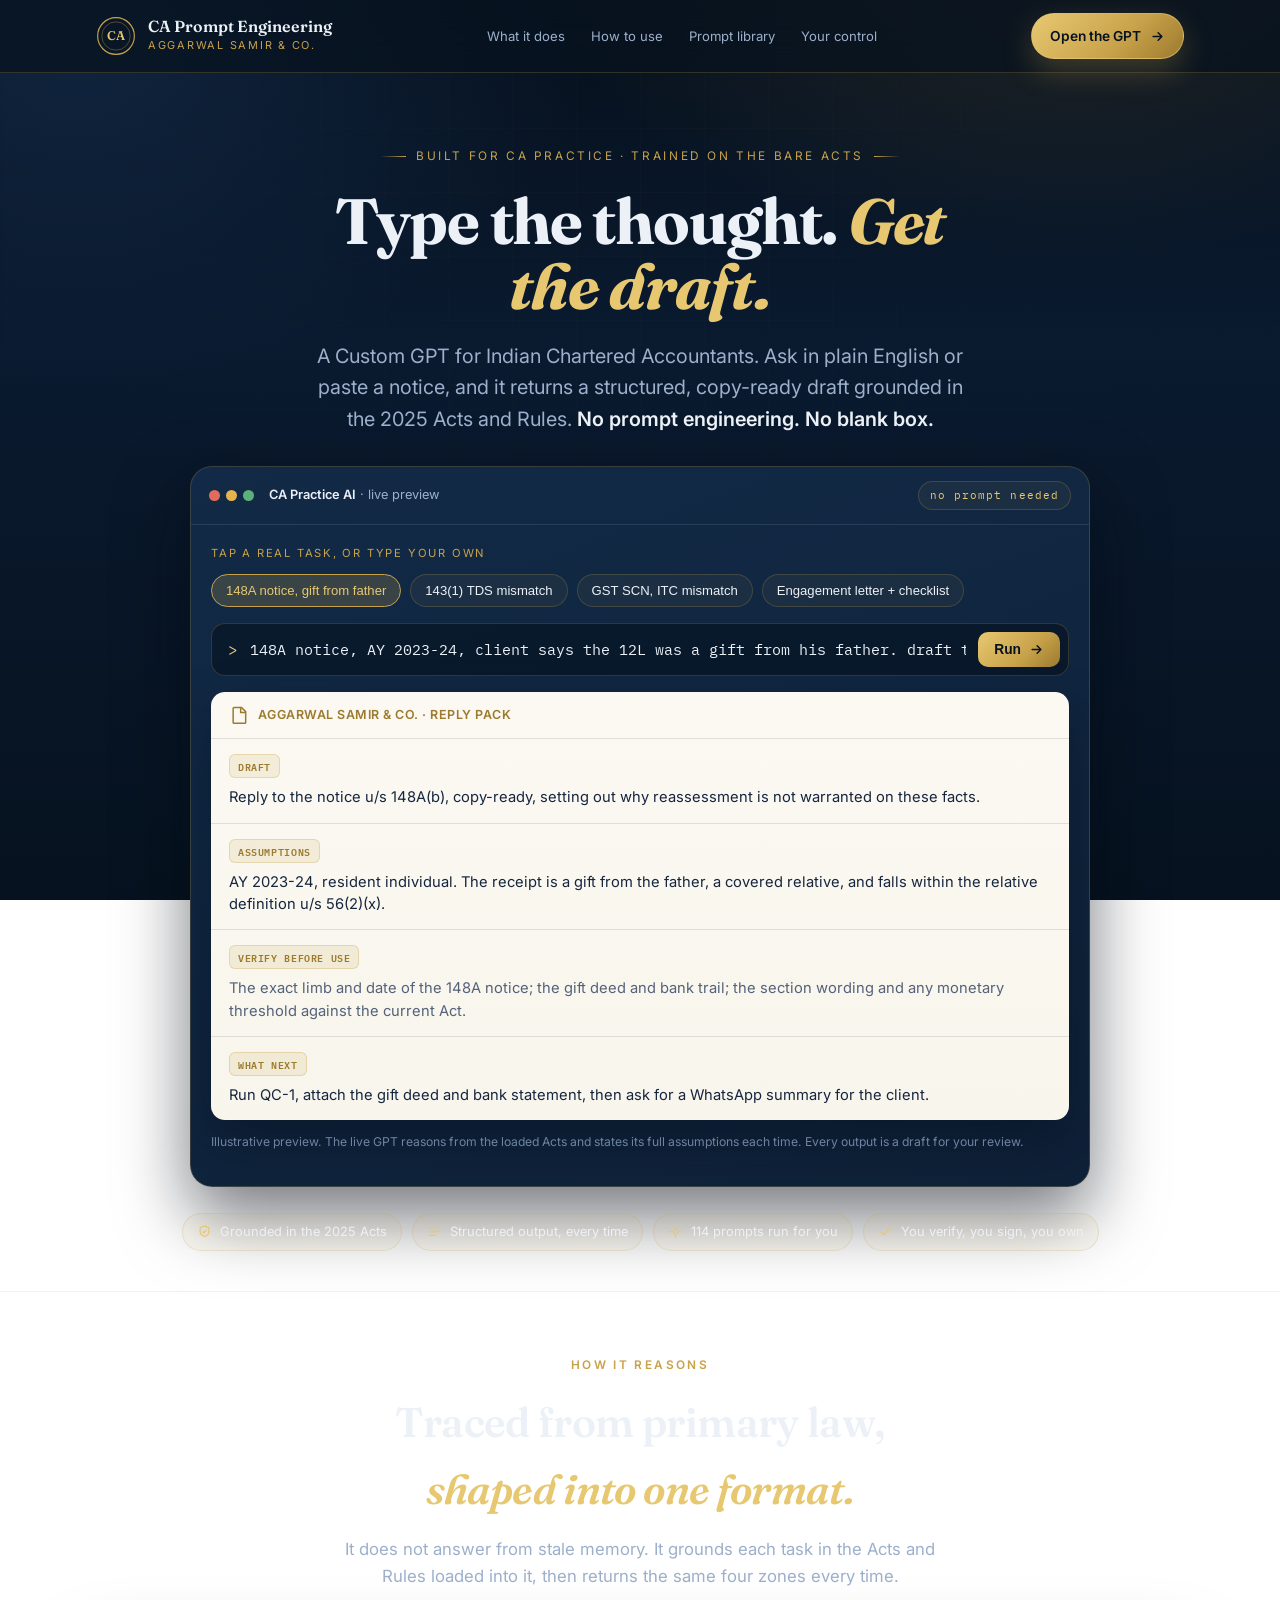
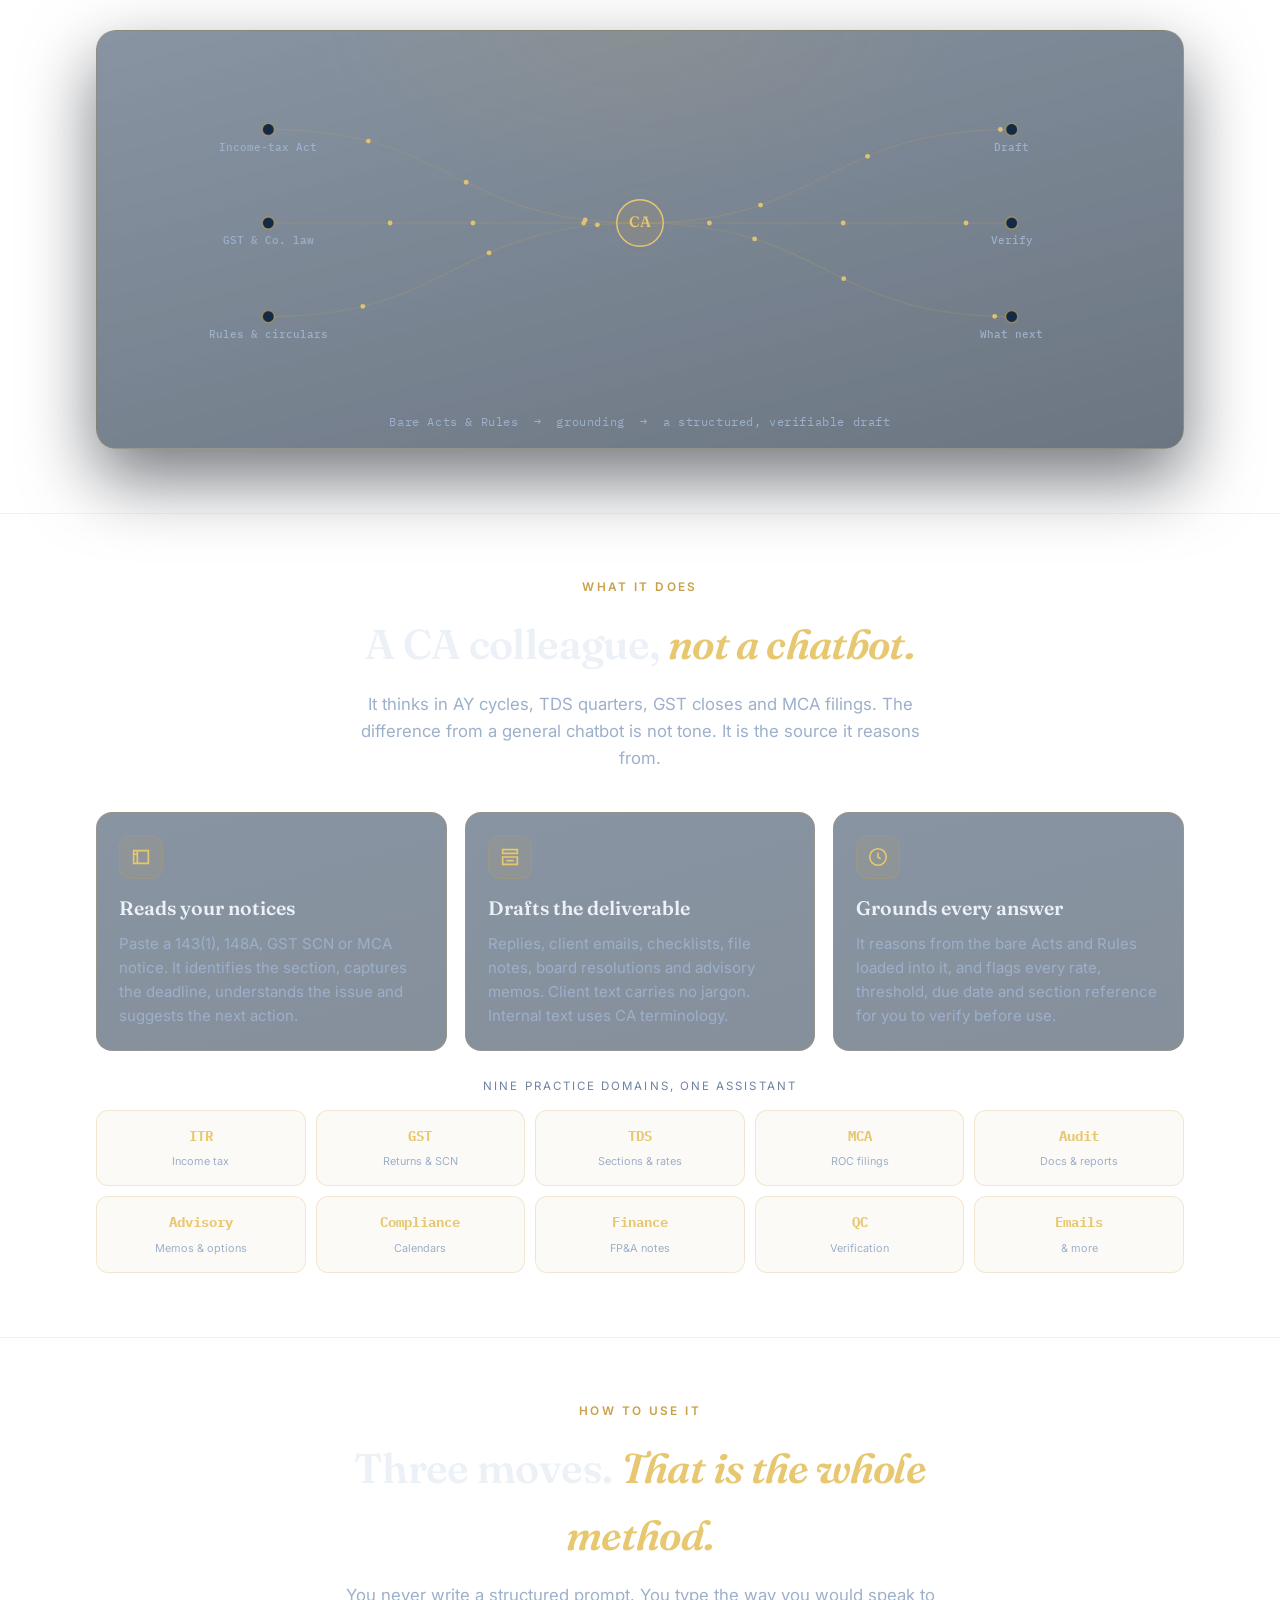
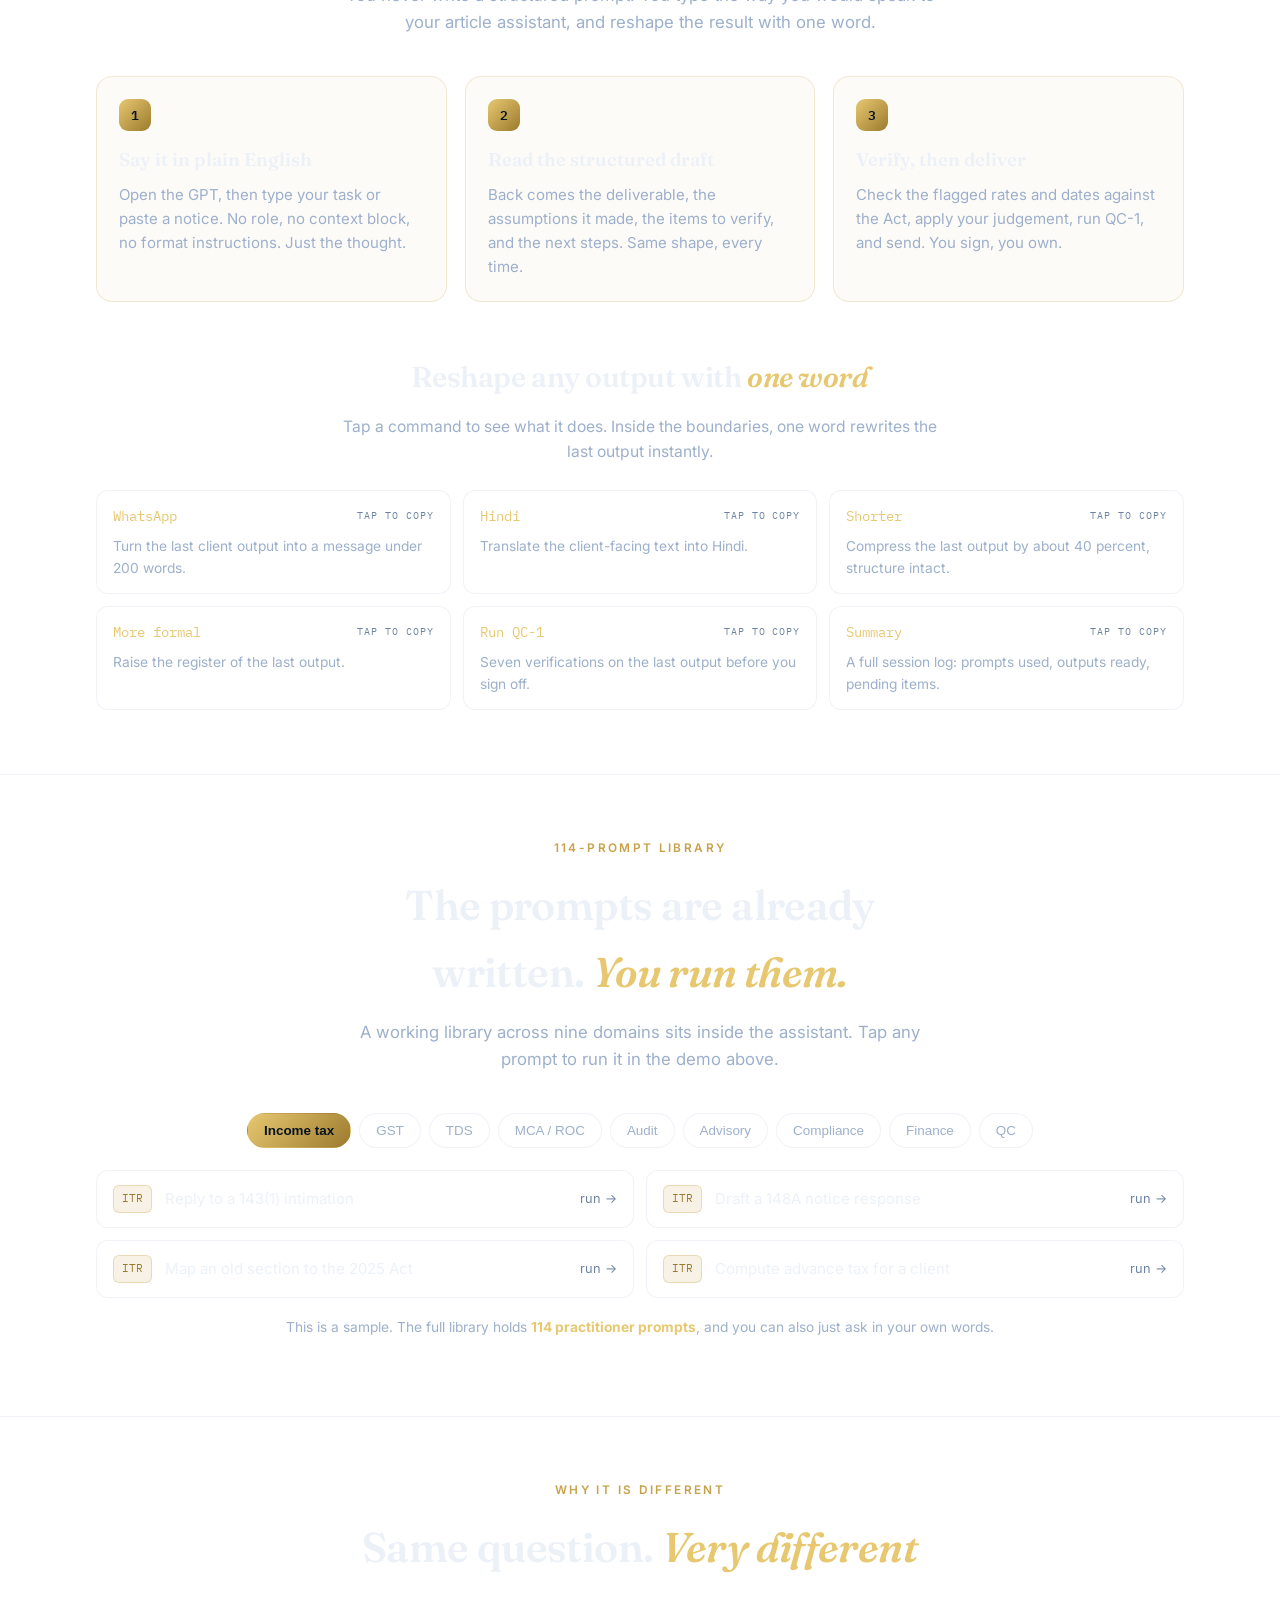
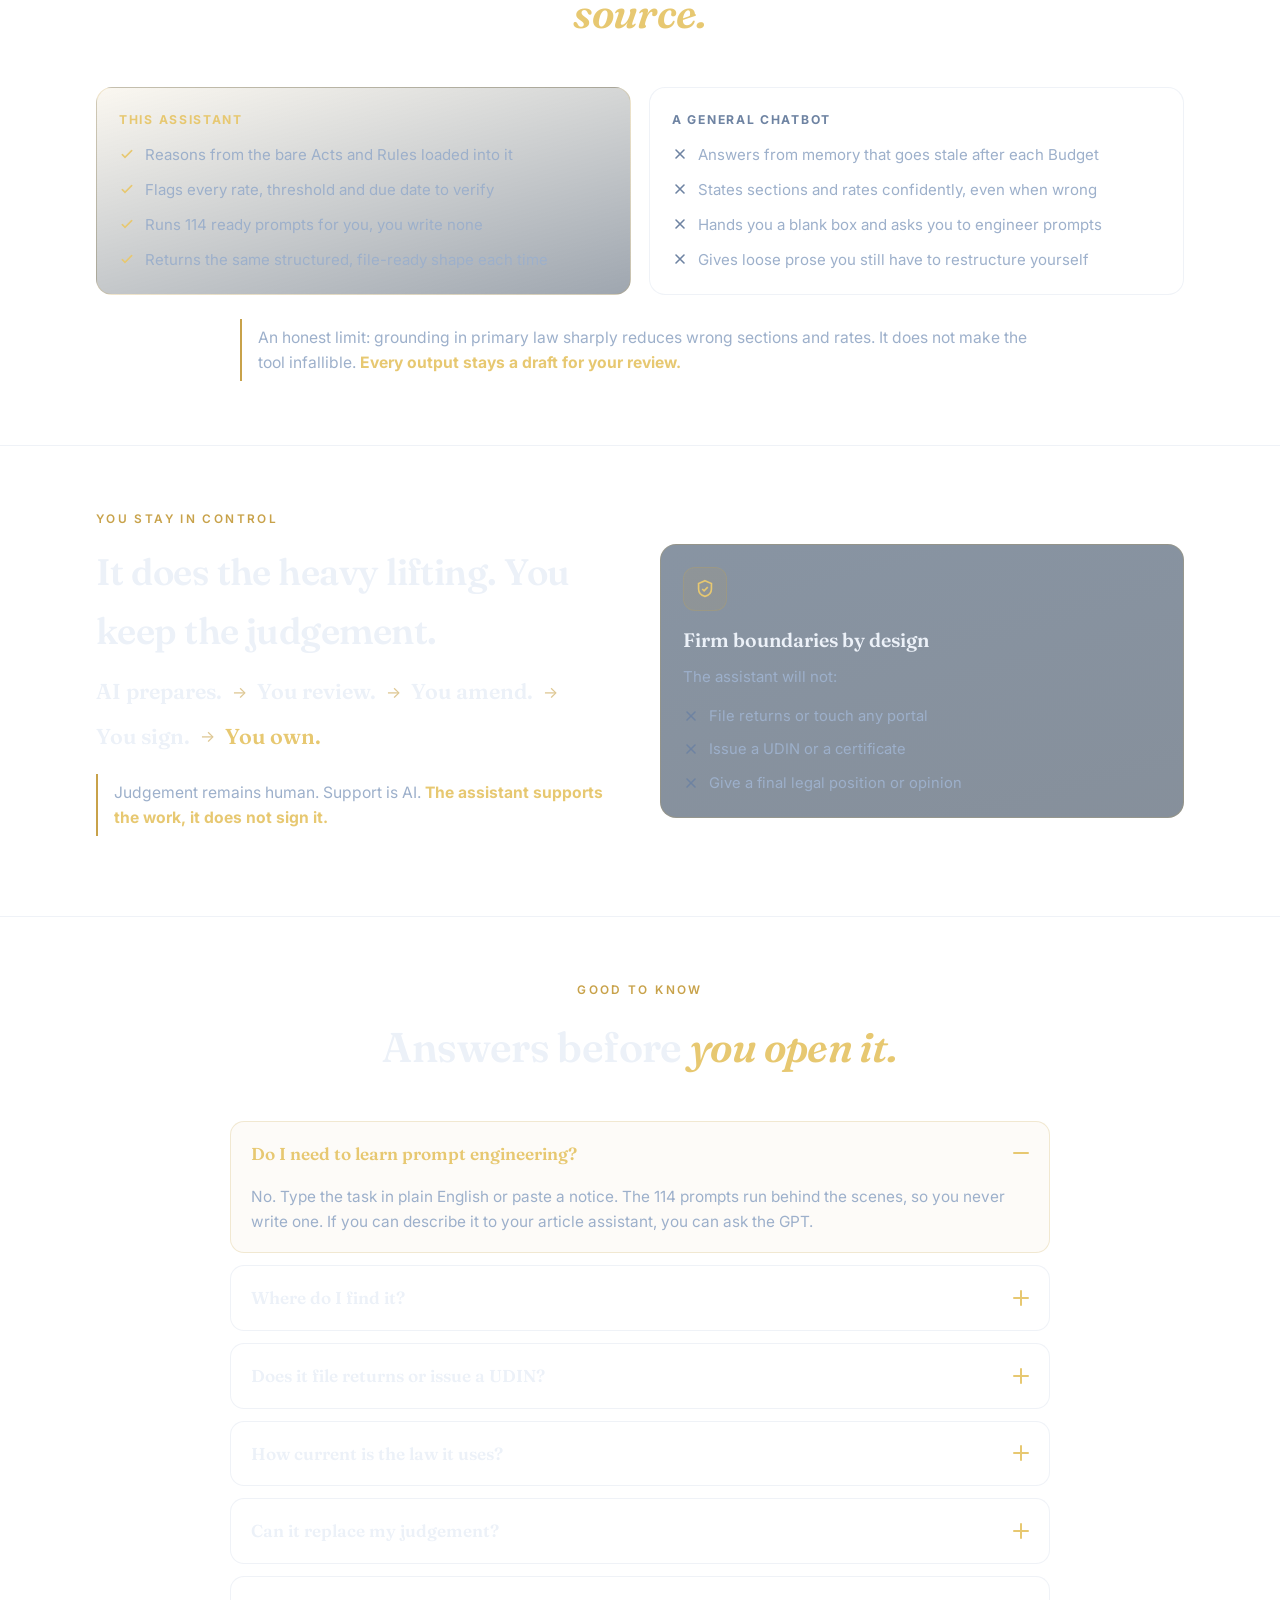
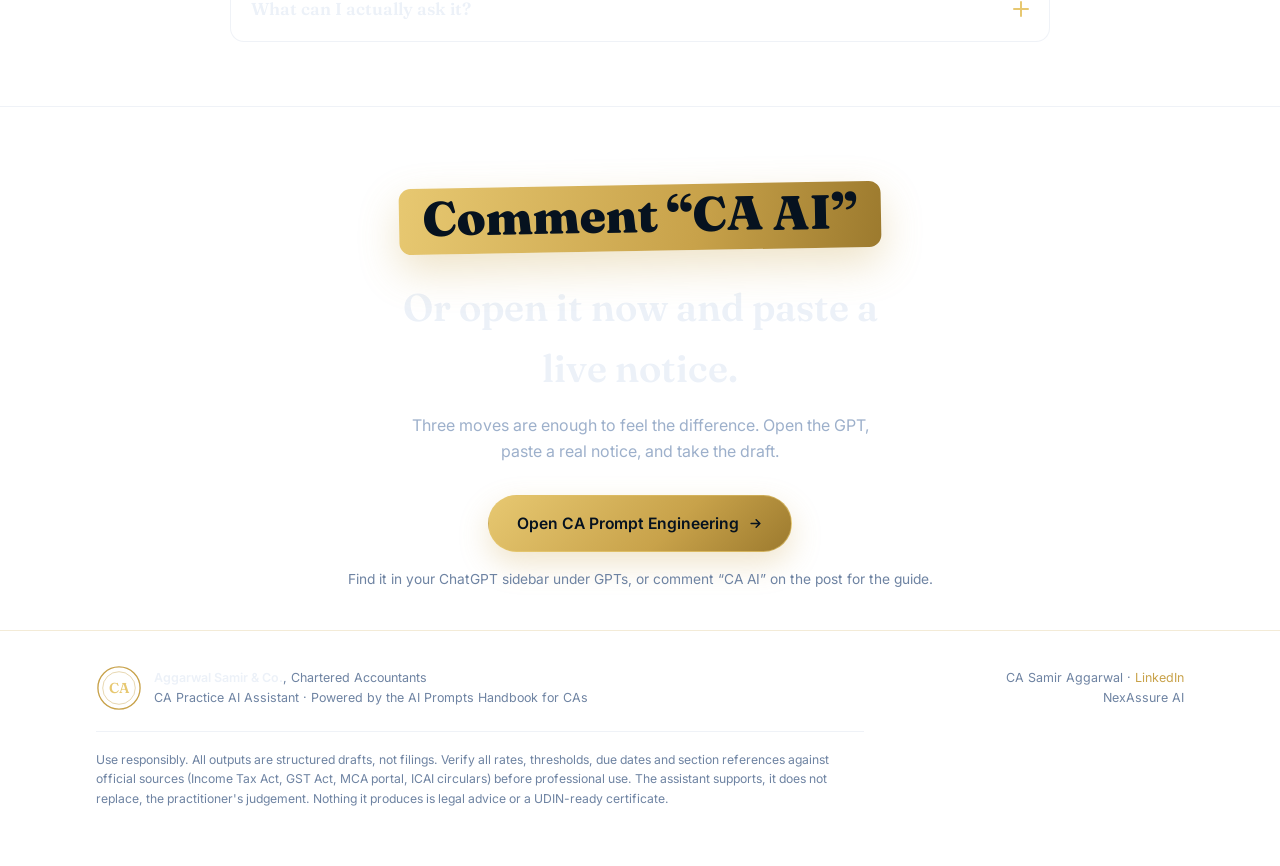
<file: blog/ca-gpt/index.html>
<!doctype html>
<html lang="en">
<head>
<meta charset="utf-8" />
<meta name="viewport" content="width=device-width, initial-scale=1" />
<title>CA Prompt Engineering &middot; Type the thought, get the draft</title>
<meta name="description" content="A Custom GPT for Indian Chartered Accountants. Type a task in plain English or paste a notice, and get a structured, copy-ready draft grounded in the bare Acts. No prompt engineering required." />
<meta name="theme-color" content="#0A1A2F" />
<link rel="preconnect" href="https://fonts.googleapis.com" />
<link rel="preconnect" href="https://fonts.gstatic.com" crossorigin />
<link href="https://fonts.googleapis.com/css2?family=Fraunces:opsz,wght@9..144,400;9..144,500;9..144,600;9..144,700;9..144,900&family=Inter:wght@400;500;600;700;800&family=IBM+Plex+Mono:wght@400;500;600&display=swap" rel="stylesheet" />
<style>
  :root{
    --navy-950:#06121F; --navy-900:#0A1A2F; --navy-850:#0E2138; --navy-800:#122a47; --navy-700:#173458;
    --ink:#ECF1F8; --slate:#9DB0CB; --slate-dim:#6E83A2;
    --paper:#F8F5EC; --paper-2:#FBF9F2; --paper-ink:#16263F; --paper-muted:#54627A; --paper-line:rgba(22,38,63,.12);
    --gold:#C8A24A; --gold-bright:#E7C871; --gold-deep:#9C7A2E; --rust:#B4622E;
    --line:rgba(200,162,74,.22); --line-soft:rgba(157,176,203,.16);
    --shadow:0 30px 70px rgba(3,9,18,.55); --shadow-paper:0 22px 50px rgba(4,12,24,.40);
    --max:1140px; --r:18px;
  }
  *{box-sizing:border-box;}
  html{scroll-behavior:smooth;}
  body{margin:0;color:var(--ink);
    background:
      radial-gradient(900px 520px at 84% -6%, rgba(200,162,74,.14), transparent 60%),
      radial-gradient(820px 560px at 6% 4%, rgba(23,52,88,.55), transparent 62%),
      linear-gradient(180deg,#06101C 0%, var(--navy-900) 38%, var(--navy-950) 100%);
    background-attachment:fixed;
    font-family:Inter,ui-sans-serif,system-ui,-apple-system,"Segoe UI",Roboto,sans-serif;
    line-height:1.6;-webkit-font-smoothing:antialiased;overflow-x:hidden;}
  body::before{content:"";position:fixed;inset:0;pointer-events:none;z-index:0;
    background-image:linear-gradient(rgba(200,162,74,.05) 1px,transparent 1px),linear-gradient(90deg,rgba(200,162,74,.05) 1px,transparent 1px);
    background-size:64px 64px;mask-image:radial-gradient(circle at 50% 20%,#000,transparent 78%);opacity:.5;}
  a{color:inherit;text-decoration:none;}
  img,svg{display:block;max-width:100%;}
  .wrap{width:min(100%,var(--max));margin:0 auto;padding:0 26px;position:relative;z-index:1;}
  section{position:relative;z-index:1;}
  section[id]{scroll-margin-top:80px;}

  /* ---------- top ---------- */
  .top{position:sticky;top:0;z-index:60;background:rgba(8,18,31,.72);backdrop-filter:blur(16px);border-bottom:1px solid var(--line);}
  .top-in{width:min(100%,var(--max));margin:0 auto;padding:13px 26px;display:flex;align-items:center;justify-content:space-between;gap:18px;}
  .brand{display:flex;align-items:center;gap:12px;min-width:0;}
  .seal{width:40px;height:40px;flex:none;}
  .brand b{font-family:Fraunces,serif;font-weight:600;font-size:1rem;display:block;line-height:1;}
  .brand span{display:block;margin-top:3px;font-size:.68rem;letter-spacing:.16em;text-transform:uppercase;color:var(--gold);}
  .top-nav{display:flex;align-items:center;gap:2px;}
  .top-nav a{font-size:.82rem;color:var(--slate);padding:9px 12px;border-radius:999px;transition:.2s;}
  .top-nav a:hover{color:var(--ink);background:rgba(200,162,74,.10);}
  .cta{display:inline-flex;align-items:center;gap:9px;font-weight:600;font-size:.86rem;color:var(--navy-950);cursor:pointer;
    background:linear-gradient(135deg,var(--gold-bright),var(--gold) 60%,var(--gold-deep));
    border:1px solid rgba(231,200,113,.6);border-radius:999px;padding:11px 18px;white-space:nowrap;
    box-shadow:0 12px 30px rgba(200,162,74,.28);transition:.2s;}
  .cta:hover{transform:translateY(-1px);box-shadow:0 16px 38px rgba(200,162,74,.38);}
  .cta svg{width:15px;height:15px;}
  @media(max-width:900px){.top-nav{display:none;}}

  /* ---------- hero ---------- */
  .hero{padding:66px 0 40px;text-align:center;}
  .eyebrow{display:inline-flex;align-items:center;gap:10px;font-size:.74rem;letter-spacing:.22em;text-transform:uppercase;color:var(--gold);margin-bottom:22px;}
  .eyebrow::before,.eyebrow::after{content:"";width:26px;height:1px;background:linear-gradient(90deg,transparent,var(--gold));}
  .eyebrow::after{background:linear-gradient(90deg,var(--gold),transparent);}
  .hero h1{font-family:Fraunces,serif;font-weight:700;font-size:clamp(2.4rem,5.6vw,4rem);line-height:1.02;letter-spacing:-.02em;margin:0 auto 22px;max-width:16ch;}
  .hero h1 em{font-style:italic;color:var(--gold-bright);}
  .hero .lede{font-size:clamp(1.05rem,1.7vw,1.24rem);color:var(--slate);max-width:56ch;margin:0 auto 30px;}
  .hero .lede b{color:var(--ink);font-weight:600;}

  /* ---------- demo console (signature) ---------- */
  .demo{width:min(100%,900px);margin:0 auto;background:linear-gradient(160deg,var(--navy-800),var(--navy-850));
    border:1px solid var(--line);border-radius:22px;box-shadow:var(--shadow);overflow:hidden;text-align:left;}
  .demo-head{display:flex;align-items:center;gap:9px;padding:14px 18px;border-bottom:1px solid var(--line-soft);}
  .dots{display:flex;gap:6px;}.dots i{width:11px;height:11px;border-radius:50%;display:block;}
  .dots i:nth-child(1){background:#e06c5e;}.dots i:nth-child(2){background:#e6b34d;}.dots i:nth-child(3){background:#5db07a;}
  .demo-head .title{margin-left:6px;font-size:.8rem;color:var(--slate);}
  .demo-head .title b{color:var(--ink);font-weight:600;}
  .demo-head .badge{margin-left:auto;font-family:"IBM Plex Mono",monospace;font-size:.68rem;letter-spacing:.1em;color:var(--gold-bright);
    border:1px solid var(--line);border-radius:999px;padding:5px 11px;background:rgba(200,162,74,.06);}
  .demo-body{padding:20px 20px 22px;}
  .demo-hint{font-size:.7rem;letter-spacing:.16em;text-transform:uppercase;color:var(--gold);margin-bottom:11px;display:flex;align-items:center;gap:8px;}
  .chips{display:flex;flex-wrap:wrap;gap:9px;margin-bottom:16px;}
  .chip{font-size:.82rem;color:var(--ink);border:1px solid var(--line);background:rgba(200,162,74,.06);border-radius:999px;padding:8px 14px;cursor:pointer;transition:.18s;}
  .chip:hover{background:rgba(200,162,74,.16);transform:translateY(-1px);}
  .chip.active{background:rgba(200,162,74,.22);border-color:var(--gold);color:var(--gold-bright);}
  .inputrow{display:flex;gap:10px;align-items:stretch;background:rgba(6,18,31,.6);border:1px solid var(--line);border-radius:14px;padding:8px 8px 8px 16px;}
  .inputrow .promptmark{color:var(--gold-bright);font-family:"IBM Plex Mono",monospace;align-self:center;font-size:1rem;}
  .inputrow input{flex:1;background:transparent;border:0;outline:0;color:var(--ink);font-family:"IBM Plex Mono",monospace;font-size:.92rem;min-width:0;}
  .inputrow input::placeholder{color:var(--slate-dim);}
  .run{flex:none;display:inline-flex;align-items:center;gap:8px;font-weight:600;font-size:.86rem;color:var(--navy-950);cursor:pointer;
    background:linear-gradient(135deg,var(--gold-bright),var(--gold) 60%,var(--gold-deep));border:0;border-radius:10px;padding:10px 16px;transition:.18s;}
  .run:hover{filter:brightness(1.05);}
  .run svg{width:15px;height:15px;}

  /* thinking + output */
  .stage{margin-top:16px;min-height:20px;}
  .thinking{display:none;font-family:"IBM Plex Mono",monospace;font-size:.82rem;color:var(--slate);}
  .thinking.show{display:block;}
  .thinking .step{opacity:0;transition:.3s;display:flex;align-items:center;gap:9px;padding:3px 0;}
  .thinking .step.on{opacity:1;}
  .thinking .step .tick{color:var(--gold-bright);}
  .out{display:none;background:linear-gradient(180deg,var(--paper-2),var(--paper));color:var(--paper-ink);border-radius:14px;
    box-shadow:var(--shadow-paper);overflow:hidden;}
  .out.show{display:block;}
  .out-h{display:flex;align-items:center;gap:9px;padding:13px 18px;border-bottom:1px solid var(--paper-line);
    font-weight:600;font-size:.78rem;letter-spacing:.04em;color:var(--gold-deep);text-transform:uppercase;}
  .out-h svg{width:20px;height:20px;}
  .zone{padding:14px 18px;border-bottom:1px solid var(--paper-line);opacity:0;transform:translateY(8px);transition:.4s;}
  .zone.on{opacity:1;transform:none;}
  .zone:last-child{border-bottom:0;}
  .zone .zt{display:inline-flex;align-items:center;gap:8px;font-family:"IBM Plex Mono",monospace;font-size:.64rem;font-weight:600;letter-spacing:.06em;
    color:var(--gold-deep);background:rgba(200,162,74,.14);border:1px solid rgba(200,162,74,.3);border-radius:6px;padding:3px 8px;margin-bottom:8px;}
  .zone p{margin:0;font-size:.92rem;color:var(--paper-ink);line-height:1.5;}
  .zone.verify p{color:var(--paper-muted);}
  .demo-note{margin-top:12px;font-size:.76rem;color:var(--slate-dim);}

  .herometa{display:flex;flex-wrap:wrap;gap:10px;justify-content:center;margin-top:26px;}
  .pill{font-size:.8rem;color:var(--ink);border:1px solid var(--line);background:rgba(200,162,74,.06);border-radius:999px;padding:8px 14px;display:inline-flex;align-items:center;gap:8px;}
  .pill svg{width:15px;height:15px;color:var(--gold-bright);}

  /* ---------- section shell ---------- */
  .sec{padding:64px 0;border-top:1px solid var(--line-soft);}
  .sec-head{text-align:center;max-width:60ch;margin:0 auto 40px;}
  .kick{font-size:.74rem;letter-spacing:.2em;text-transform:uppercase;color:var(--gold);font-weight:600;margin-bottom:14px;}
  .sec-head h2{font-family:Fraunces,serif;font-weight:600;font-size:clamp(1.8rem,3.6vw,2.6rem);letter-spacing:-.015em;margin:0 0 14px;}
  .sec-head h2 em{font-style:italic;color:var(--gold-bright);}
  .sec-head p{color:var(--slate);font-size:1.05rem;margin:0;}

  /* capability cards */
  .cards{display:grid;grid-template-columns:repeat(3,1fr);gap:18px;}
  @media(max-width:820px){.cards{grid-template-columns:1fr;}}
  .card{border:1px solid var(--line);background:linear-gradient(165deg,rgba(18,42,71,.5),rgba(14,33,56,.5));border-radius:16px;padding:22px;transition:.2s;}
  .card:hover{transform:translateY(-3px);border-color:var(--gold);}
  .card .ic{width:44px;height:44px;border-radius:12px;display:grid;place-items:center;background:rgba(200,162,74,.1);border:1px solid var(--line);margin-bottom:14px;}
  .card .ic svg{width:22px;height:22px;color:var(--gold-bright);}
  .card h3{font-family:Fraunces,serif;font-weight:600;font-size:1.22rem;margin:0 0 8px;}
  .card p{color:var(--slate);font-size:.94rem;margin:0;}

  /* domain grid */
  .domains{margin-top:26px;}
  .domlabel{text-align:center;font-size:.72rem;letter-spacing:.18em;text-transform:uppercase;color:var(--slate-dim);margin-bottom:14px;}
  .domgrid{display:grid;grid-template-columns:repeat(5,1fr);gap:10px;}
  @media(max-width:640px){.domgrid{grid-template-columns:repeat(3,1fr);}}
  .dom{border:1px solid var(--line);background:rgba(200,162,74,.05);border-radius:12px;padding:13px 10px;text-align:center;transition:.2s;}
  .dom:hover{background:rgba(200,162,74,.12);transform:translateY(-2px);}
  .dom b{display:block;font-family:"IBM Plex Mono",monospace;color:var(--gold-bright);font-size:.9rem;}
  .dom span{font-size:.68rem;color:var(--slate);}

  /* how-to steps */
  .steps3{display:grid;grid-template-columns:repeat(3,1fr);gap:18px;}
  @media(max-width:820px){.steps3{grid-template-columns:1fr;}}
  .stp{border:1px solid var(--line);border-radius:16px;padding:22px;background:rgba(200,162,74,.04);position:relative;}
  .stp .n{font-family:"IBM Plex Mono",monospace;font-size:.8rem;color:var(--navy-950);background:linear-gradient(135deg,var(--gold-bright),var(--gold-deep));
    width:32px;height:32px;border-radius:9px;display:grid;place-items:center;font-weight:600;margin-bottom:14px;}
  .stp h4{font-family:Fraunces,serif;font-weight:600;font-size:1.16rem;margin:0 0 8px;}
  .stp p{color:var(--slate);font-size:.94rem;margin:0;}

  /* commands */
  .cmds{display:grid;grid-template-columns:repeat(3,1fr);gap:12px;margin-top:26px;}
  @media(max-width:820px){.cmds{grid-template-columns:1fr 1fr;}}
  @media(max-width:520px){.cmds{grid-template-columns:1fr;}}
  .cmd{border:1px solid var(--line-soft);background:rgba(255,255,255,.02);border-radius:12px;padding:14px 16px;cursor:pointer;transition:.2s;}
  .cmd:hover{border-color:var(--gold);background:rgba(200,162,74,.06);}
  .cmd code{font-family:"IBM Plex Mono",monospace;color:var(--gold-bright);font-size:.86rem;display:flex;align-items:center;justify-content:space-between;}
  .cmd code .cp{font-size:.6rem;letter-spacing:.1em;color:var(--slate-dim);text-transform:uppercase;}
  .cmd p{margin:8px 0 0;color:var(--slate);font-size:.86rem;}

  /* prompt library tabs */
  .tabs{display:flex;flex-wrap:wrap;gap:8px;justify-content:center;margin-bottom:22px;}
  .tab{font-size:.84rem;color:var(--slate);border:1px solid var(--line-soft);background:rgba(255,255,255,.02);border-radius:999px;padding:9px 16px;cursor:pointer;transition:.18s;}
  .tab:hover{color:var(--ink);}
  .tab.active{color:var(--navy-950);background:linear-gradient(135deg,var(--gold-bright),var(--gold-deep));border-color:transparent;font-weight:600;}
  .libgrid{display:grid;grid-template-columns:1fr 1fr;gap:12px;}
  @media(max-width:720px){.libgrid{grid-template-columns:1fr;}}
  .lib{display:flex;align-items:center;gap:13px;border:1px solid var(--line-soft);border-radius:12px;padding:14px 16px;background:rgba(255,255,255,.02);cursor:pointer;transition:.2s;}
  .lib:hover{border-color:var(--gold);background:rgba(200,162,74,.06);transform:translateX(3px);}
  .lib .lc{font-family:"IBM Plex Mono",monospace;font-size:.7rem;color:var(--gold-deep);background:rgba(200,162,74,.14);border:1px solid rgba(200,162,74,.3);border-radius:6px;padding:4px 8px;flex:none;}
  .lib .lt{flex:1;font-size:.94rem;color:var(--ink);}
  .lib .go{color:var(--slate-dim);font-size:.8rem;flex:none;transition:.2s;}
  .lib:hover .go{color:var(--gold-bright);}
  .libnote{text-align:center;margin-top:18px;font-size:.86rem;color:var(--slate);}
  .libnote b{color:var(--gold-bright);}

  /* comparison */
  .vs{display:grid;grid-template-columns:1fr 1fr;gap:18px;}
  @media(max-width:720px){.vs{grid-template-columns:1fr;}}
  .vcol{border-radius:16px;padding:22px;border:1px solid var(--line-soft);background:rgba(255,255,255,.02);}
  .vcol.good{border-color:var(--line);background:linear-gradient(165deg,rgba(200,162,74,.08),rgba(14,33,56,.4));}
  .vcol h4{margin:0 0 14px;font-size:.76rem;letter-spacing:.14em;text-transform:uppercase;}
  .vcol.good h4{color:var(--gold-bright);}
  .vcol.bad h4{color:var(--slate-dim);}
  .vcol ul{list-style:none;margin:0;padding:0;display:grid;gap:11px;}
  .vcol li{font-size:.94rem;color:var(--slate);display:flex;gap:10px;align-items:flex-start;}
  .vcol li svg{width:16px;height:16px;flex:none;margin-top:3px;}

  /* control */
  .control{display:grid;grid-template-columns:1fr 1fr;gap:40px;align-items:center;}
  @media(max-width:820px){.control{grid-template-columns:1fr;gap:28px;}}
  .chain{display:flex;flex-wrap:wrap;align-items:center;gap:10px;margin:6px 0 20px;}
  .chain .lnk{font-family:Fraunces,serif;font-weight:600;font-size:1.35rem;color:var(--ink);}
  .chain .lnk.gold{color:var(--gold-bright);}
  .chain .ar{color:var(--gold);opacity:.6;}
  .boundaries{list-style:none;margin:16px 0 0;padding:0;display:grid;gap:10px;}
  .boundaries li{font-size:.92rem;color:var(--slate);display:flex;gap:10px;align-items:flex-start;}
  .boundaries li svg{width:16px;height:16px;flex:none;margin-top:3px;color:var(--slate-dim);}
  .keyline{border-left:2px solid var(--gold);padding:6px 0 6px 16px;color:var(--slate);font-size:.98rem;}
  .keyline b{color:var(--gold-bright);}

  /* final cta */
  .final{padding:78px 0 40px;text-align:center;border-top:1px solid var(--line-soft);}
  .final .bub{display:inline-block;font-family:Fraunces,serif;font-weight:900;font-size:clamp(2rem,5vw,3rem);color:var(--navy-950);
    background:linear-gradient(100deg,var(--gold-bright),var(--gold) 62%,var(--gold-deep));padding:6px 24px 12px;border-radius:12px;line-height:1;
    box-shadow:0 16px 40px rgba(200,162,74,.3);transform:rotate(-1deg);}
  .final h2{font-family:Fraunces,serif;font-weight:600;font-size:clamp(1.7rem,3.6vw,2.4rem);margin:26px auto 14px;max-width:20ch;}
  .final p{color:var(--slate);max-width:48ch;margin:0 auto 30px;}
  .final .cta{font-size:.98rem;padding:15px 28px;}
  .final .alt{display:block;margin-top:16px;font-size:.86rem;color:var(--slate-dim);}

  /* footer */
  footer{border-top:1px solid var(--line);padding:34px 0 46px;}
  .foot-in{display:flex;flex-wrap:wrap;gap:18px;justify-content:space-between;align-items:center;}
  .foot-in .fb{display:flex;align-items:center;gap:12px;}
  .foot-in small{color:var(--slate-dim);font-size:.78rem;line-height:1.6;display:block;}
  .foot-in a{color:var(--gold);}
  .disclaim{margin-top:20px;padding-top:18px;border-top:1px solid var(--line-soft);color:var(--slate-dim);font-size:.76rem;max-width:96ch;}

  .toast{position:fixed;left:50%;bottom:28px;transform:translateX(-50%) translateY(20px);opacity:0;pointer-events:none;
    background:var(--gold);color:var(--navy-950);font-weight:600;font-size:.82rem;padding:10px 18px;border-radius:999px;
    box-shadow:0 12px 30px rgba(200,162,74,.4);transition:.25s;z-index:80;}
  .toast.show{opacity:1;transform:translateX(-50%) translateY(0);}

  /* reasoning graph */
  .reason-stage{border:1px solid var(--line);border-radius:20px;background:linear-gradient(165deg,rgba(18,42,71,.5),rgba(10,26,47,.6));
    box-shadow:var(--shadow);padding:12px;overflow:hidden;position:relative;}
  .reason-stage::after{content:"";position:absolute;inset:0;background:radial-gradient(460px 220px at 50% 0,rgba(200,162,74,.10),transparent 70%);pointer-events:none;}
  .reason-stage canvas{width:100%;height:360px;display:block;position:relative;}
  @media(max-width:640px){.reason-stage canvas{height:440px;}}
  .reason-cap{text-align:center;font-family:"IBM Plex Mono",monospace;font-size:.74rem;letter-spacing:.05em;color:var(--slate);padding:10px 8px 4px;position:relative;}

  /* faq accordion */
  .faq{max-width:820px;margin:0 auto;display:grid;gap:12px;}
  .faq-item{border:1px solid var(--line-soft);border-radius:14px;background:rgba(255,255,255,.02);overflow:hidden;transition:.2s;}
  .faq-item[open]{border-color:var(--line);background:rgba(200,162,74,.04);}
  .faq-item summary{list-style:none;cursor:pointer;padding:18px 20px;font-family:Fraunces,serif;font-weight:600;font-size:1.08rem;color:var(--ink);
    display:flex;align-items:center;justify-content:space-between;gap:14px;}
  .faq-item summary::-webkit-details-marker{display:none;}
  .faq-item[open] summary{color:var(--gold-bright);}
  .faq-item .pm{position:relative;width:16px;height:16px;flex:none;}
  .faq-item .pm::before,.faq-item .pm::after{content:"";position:absolute;background:var(--gold-bright);border-radius:2px;transition:.2s;}
  .faq-item .pm::before{left:0;top:7px;width:16px;height:2px;}
  .faq-item .pm::after{left:7px;top:0;width:2px;height:16px;}
  .faq-item[open] .pm::after{transform:rotate(90deg);opacity:0;}
  .faq-item p{margin:0;padding:0 20px 18px;color:var(--slate);font-size:.96rem;line-height:1.6;}

  .rv{opacity:0;transform:translateY(22px);transition:opacity .7s ease,transform .7s ease;}
  .rv.in{opacity:1;transform:none;}
  @media(prefers-reduced-motion:reduce){html{scroll-behavior:auto;}.rv{opacity:1;transform:none;transition:none;}}
</style>
</head>
<body>

<!-- ============ TOP ============ -->
<header class="top">
  <div class="top-in">
    <div class="brand">
      <svg class="seal" viewBox="0 0 48 48" aria-hidden="true"><circle cx="24" cy="24" r="22" fill="none" stroke="#C8A24A" stroke-width="1.4"/><circle cx="24" cy="24" r="17" fill="none" stroke="rgba(200,162,74,.45)" stroke-width="1"/><text x="24" y="29" text-anchor="middle" font-family="Fraunces,serif" font-size="15" font-weight="600" fill="#E7C871">CA</text></svg>
      <div><b>CA Prompt Engineering</b><span>Aggarwal Samir &amp; Co.</span></div>
    </div>
    <nav class="top-nav">
      <a href="#what">What it does</a>
      <a href="#how">How to use</a>
      <a href="#library">Prompt library</a>
      <a href="#control">Your control</a>
    </nav>
    <a class="cta" href="https://chatgpt.com/g/g-6a2d9243b104819187c16daf5be738c2-ca-prompt-engineering" target="_blank" rel="noopener">
      Open the GPT
      <svg viewBox="0 0 24 24" fill="none" stroke="currentColor" stroke-width="2.4" stroke-linecap="round" stroke-linejoin="round"><path d="M5 12h14M13 6l6 6-6 6"/></svg>
    </a>
  </div>
</header>

<!-- ============ HERO + LIVE DEMO ============ -->
<section class="hero">
  <div class="wrap">
    <span class="eyebrow">Built for CA practice &middot; Trained on the bare Acts</span>
    <h1>Type the thought. <em>Get the draft.</em></h1>
    <p class="lede">A Custom GPT for Indian Chartered Accountants. Ask in plain English or paste a notice, and it returns a structured, copy-ready draft grounded in the 2025 Acts and Rules. <b>No prompt engineering. No blank box.</b></p>

    <!-- LIVE DEMO -->
    <div class="demo" id="demo">
      <div class="demo-head">
        <span class="dots"><i></i><i></i><i></i></span>
        <span class="title"><b>CA Practice AI</b> &middot; live preview</span>
        <span class="badge">no prompt needed</span>
      </div>
      <div class="demo-body">
        <div class="demo-hint">Tap a real task, or type your own</div>
        <div class="chips" id="chips"></div>
        <div class="inputrow">
          <span class="promptmark">&gt;</span>
          <input id="deInput" type="text" placeholder="e.g. 148A notice, AY 2023-24, gift from father, draft the reply" aria-label="Type a task" />
          <button class="run" id="deRun">Run<svg viewBox="0 0 24 24" fill="none" stroke="currentColor" stroke-width="2.4" stroke-linecap="round" stroke-linejoin="round"><path d="M5 12h14M13 6l6 6-6 6"/></svg></button>
        </div>

        <div class="stage">
          <div class="thinking" id="thinking">
            <div class="step"><span class="tick">&#10003;</span> Reading the task in plain English</div>
            <div class="step"><span class="tick">&#10003;</span> Grounding in the bare Acts and Rules</div>
            <div class="step"><span class="tick">&#10003;</span> Flagging every rate, threshold and due date</div>
            <div class="step"><span class="tick">&#10003;</span> Structuring the copy-ready draft</div>
          </div>

          <div class="out" id="out">
            <div class="out-h">
              <svg viewBox="0 0 24 24" fill="none" stroke="#9C7A2E" stroke-width="1.8"><path d="M6 3h9l5 5v13a1 1 0 0 1-1 1H6a1 1 0 0 1-1-1V4a1 1 0 0 1 1-1Z"/><path d="M14 3v6h6"/></svg>
              <span>Aggarwal Samir &amp; Co. &middot; reply pack</span>
            </div>
            <div class="zone" data-zone="draft"><span class="zt">DRAFT</span><p id="zDraft"></p></div>
            <div class="zone" data-zone="assumed"><span class="zt">ASSUMPTIONS</span><p id="zAssumed"></p></div>
            <div class="zone verify" data-zone="verify"><span class="zt">VERIFY BEFORE USE</span><p id="zVerify"></p></div>
            <div class="zone" data-zone="next"><span class="zt">WHAT NEXT</span><p id="zNext"></p></div>
          </div>
        </div>
        <p class="demo-note">Illustrative preview. The live GPT reasons from the loaded Acts and states its full assumptions each time. Every output is a draft for your review.</p>
      </div>
    </div>

    <div class="herometa">
      <span class="pill"><svg viewBox="0 0 24 24" fill="none" stroke="currentColor" stroke-width="2"><path d="M12 3l7 3v6c0 4-3 7-7 8-4-1-7-4-7-8V6z"/><path d="M9 12l2 2 4-4"/></svg>Grounded in the 2025 Acts</span>
      <span class="pill"><svg viewBox="0 0 24 24" fill="none" stroke="currentColor" stroke-width="2"><path d="M4 6h16M4 12h16M4 18h10"/></svg>Structured output, every time</span>
      <span class="pill"><svg viewBox="0 0 24 24" fill="none" stroke="currentColor" stroke-width="2"><path d="M12 2v4M12 18v4M2 12h4M18 12h4"/><circle cx="12" cy="12" r="4"/></svg>114 prompts run for you</span>
      <span class="pill"><svg viewBox="0 0 24 24" fill="none" stroke="currentColor" stroke-width="2"><path d="M20 6L9 17l-5-5"/></svg>You verify, you sign, you own</span>
    </div>
  </div>
</section>

<!-- ============ HOW IT REASONS ============ -->
<section class="sec" id="reason">
  <div class="wrap">
    <div class="sec-head rv">
      <div class="kick">How it reasons</div>
      <h2>Traced from primary law, <em>shaped into one format.</em></h2>
      <p>It does not answer from stale memory. It grounds each task in the Acts and Rules loaded into it, then returns the same four zones every time.</p>
    </div>
    <div class="reason-stage rv">
      <canvas id="reasonCanvas" aria-label="Animated diagram: the bare Acts and Rules flow through a grounding core into a structured draft"></canvas>
      <div class="reason-cap">Bare Acts &amp; Rules &nbsp;&rarr;&nbsp; grounding &nbsp;&rarr;&nbsp; a structured, verifiable draft</div>
    </div>
  </div>
</section>

<!-- ============ WHAT IT DOES ============ -->
<section class="sec" id="what">
  <div class="wrap">
    <div class="sec-head rv">
      <div class="kick">What it does</div>
      <h2>A CA colleague, <em>not a chatbot.</em></h2>
      <p>It thinks in AY cycles, TDS quarters, GST closes and MCA filings. The difference from a general chatbot is not tone. It is the source it reasons from.</p>
    </div>
    <div class="cards rv">
      <div class="card">
        <div class="ic"><svg viewBox="0 0 24 24" fill="none" stroke="currentColor" stroke-width="1.8"><path d="M4 5h16v14H4z"/><path d="M8 5v14M4 9h4"/></svg></div>
        <h3>Reads your notices</h3>
        <p>Paste a 143(1), 148A, GST SCN or MCA notice. It identifies the section, captures the deadline, understands the issue and suggests the next action.</p>
      </div>
      <div class="card">
        <div class="ic"><svg viewBox="0 0 24 24" fill="none" stroke="currentColor" stroke-width="1.8"><path d="M4 4h16v4H4zM4 12h16v8H4z"/><path d="M8 16h8"/></svg></div>
        <h3>Drafts the deliverable</h3>
        <p>Replies, client emails, checklists, file notes, board resolutions and advisory memos. Client text carries no jargon. Internal text uses CA terminology.</p>
      </div>
      <div class="card">
        <div class="ic"><svg viewBox="0 0 24 24" fill="none" stroke="currentColor" stroke-width="1.8"><circle cx="12" cy="12" r="9"/><path d="M12 7v5l3 2"/></svg></div>
        <h3>Grounds every answer</h3>
        <p>It reasons from the bare Acts and Rules loaded into it, and flags every rate, threshold, due date and section reference for you to verify before use.</p>
      </div>
    </div>

    <div class="domains rv">
      <div class="domlabel">Nine practice domains, one assistant</div>
      <div class="domgrid">
        <div class="dom"><b>ITR</b><span>Income tax</span></div>
        <div class="dom"><b>GST</b><span>Returns &amp; SCN</span></div>
        <div class="dom"><b>TDS</b><span>Sections &amp; rates</span></div>
        <div class="dom"><b>MCA</b><span>ROC filings</span></div>
        <div class="dom"><b>Audit</b><span>Docs &amp; reports</span></div>
        <div class="dom"><b>Advisory</b><span>Memos &amp; options</span></div>
        <div class="dom"><b>Compliance</b><span>Calendars</span></div>
        <div class="dom"><b>Finance</b><span>FP&amp;A notes</span></div>
        <div class="dom"><b>QC</b><span>Verification</span></div>
        <div class="dom"><b>Emails</b><span>&amp; more</span></div>
      </div>
    </div>
  </div>
</section>

<!-- ============ HOW TO USE ============ -->
<section class="sec" id="how">
  <div class="wrap">
    <div class="sec-head rv">
      <div class="kick">How to use it</div>
      <h2>Three moves. <em>That is the whole method.</em></h2>
      <p>You never write a structured prompt. You type the way you would speak to your article assistant, and reshape the result with one word.</p>
    </div>
    <div class="steps3 rv">
      <div class="stp"><div class="n">1</div><h4>Say it in plain English</h4><p>Open the GPT, then type your task or paste a notice. No role, no context block, no format instructions. Just the thought.</p></div>
      <div class="stp"><div class="n">2</div><h4>Read the structured draft</h4><p>Back comes the deliverable, the assumptions it made, the items to verify, and the next steps. Same shape, every time.</p></div>
      <div class="stp"><div class="n">3</div><h4>Verify, then deliver</h4><p>Check the flagged rates and dates against the Act, apply your judgement, run QC-1, and send. You sign, you own.</p></div>
    </div>

    <div class="sec-head rv" style="margin-top:52px;margin-bottom:22px;">
      <h2 style="font-size:clamp(1.4rem,2.6vw,1.8rem);">Reshape any output with <em>one word</em></h2>
      <p style="font-size:.98rem;">Tap a command to see what it does. Inside the boundaries, one word rewrites the last output instantly.</p>
    </div>
    <div class="cmds rv">
      <div class="cmd"><code>WhatsApp<span class="cp">tap to copy</span></code><p>Turn the last client output into a message under 200 words.</p></div>
      <div class="cmd"><code>Hindi<span class="cp">tap to copy</span></code><p>Translate the client-facing text into Hindi.</p></div>
      <div class="cmd"><code>Shorter<span class="cp">tap to copy</span></code><p>Compress the last output by about 40 percent, structure intact.</p></div>
      <div class="cmd"><code>More formal<span class="cp">tap to copy</span></code><p>Raise the register of the last output.</p></div>
      <div class="cmd"><code>Run QC-1<span class="cp">tap to copy</span></code><p>Seven verifications on the last output before you sign off.</p></div>
      <div class="cmd"><code>Summary<span class="cp">tap to copy</span></code><p>A full session log: prompts used, outputs ready, pending items.</p></div>
    </div>
  </div>
</section>

<!-- ============ PROMPT LIBRARY ============ -->
<section class="sec" id="library">
  <div class="wrap">
    <div class="sec-head rv">
      <div class="kick">114-prompt library</div>
      <h2>The prompts are already written. <em>You run them.</em></h2>
      <p>A working library across nine domains sits inside the assistant. Tap any prompt to run it in the demo above.</p>
    </div>
    <div class="rv">
      <div class="tabs" id="tabs"></div>
      <div class="libgrid" id="libgrid"></div>
      <p class="libnote">This is a sample. The full library holds <b>114 practitioner prompts</b>, and you can also just ask in your own words.</p>
    </div>
  </div>
</section>

<!-- ============ COMPARISON ============ -->
<section class="sec">
  <div class="wrap">
    <div class="sec-head rv">
      <div class="kick">Why it is different</div>
      <h2>Same question. <em>Very different source.</em></h2>
    </div>
    <div class="vs rv">
      <div class="vcol good">
        <h4>This assistant</h4>
        <ul>
          <li><svg viewBox="0 0 24 24" fill="none" stroke="#E7C871" stroke-width="2.4" stroke-linecap="round"><path d="M5 13l4 4L19 7"/></svg>Reasons from the bare Acts and Rules loaded into it</li>
          <li><svg viewBox="0 0 24 24" fill="none" stroke="#E7C871" stroke-width="2.4" stroke-linecap="round"><path d="M5 13l4 4L19 7"/></svg>Flags every rate, threshold and due date to verify</li>
          <li><svg viewBox="0 0 24 24" fill="none" stroke="#E7C871" stroke-width="2.4" stroke-linecap="round"><path d="M5 13l4 4L19 7"/></svg>Runs 114 ready prompts for you, you write none</li>
          <li><svg viewBox="0 0 24 24" fill="none" stroke="#E7C871" stroke-width="2.4" stroke-linecap="round"><path d="M5 13l4 4L19 7"/></svg>Returns the same structured, file-ready shape each time</li>
        </ul>
      </div>
      <div class="vcol bad">
        <h4>A general chatbot</h4>
        <ul>
          <li><svg viewBox="0 0 24 24" fill="none" stroke="#6E83A2" stroke-width="2.4" stroke-linecap="round"><path d="M6 6l12 12M18 6L6 18"/></svg>Answers from memory that goes stale after each Budget</li>
          <li><svg viewBox="0 0 24 24" fill="none" stroke="#6E83A2" stroke-width="2.4" stroke-linecap="round"><path d="M6 6l12 12M18 6L6 18"/></svg>States sections and rates confidently, even when wrong</li>
          <li><svg viewBox="0 0 24 24" fill="none" stroke="#6E83A2" stroke-width="2.4" stroke-linecap="round"><path d="M6 6l12 12M18 6L6 18"/></svg>Hands you a blank box and asks you to engineer prompts</li>
          <li><svg viewBox="0 0 24 24" fill="none" stroke="#6E83A2" stroke-width="2.4" stroke-linecap="round"><path d="M6 6l12 12M18 6L6 18"/></svg>Gives loose prose you still have to restructure yourself</li>
        </ul>
      </div>
    </div>
    <p class="keyline rv" style="max-width:80ch;margin:24px auto 0;text-align:left;">An honest limit: grounding in primary law sharply reduces wrong sections and rates. It does not make the tool infallible. <b>Every output stays a draft for your review.</b></p>
  </div>
</section>

<!-- ============ CONTROL ============ -->
<section class="sec" id="control">
  <div class="wrap">
    <div class="control">
      <div class="rv">
        <div class="kick">You stay in control</div>
        <h2 style="font-family:Fraunces,serif;font-weight:600;font-size:clamp(1.7rem,3.4vw,2.3rem);letter-spacing:-.015em;margin:0 0 14px;">It does the heavy lifting. You keep the judgement.</h2>
        <div class="chain">
          <span class="lnk">AI prepares.</span><span class="ar">&rarr;</span>
          <span class="lnk">You review.</span><span class="ar">&rarr;</span>
          <span class="lnk">You amend.</span><span class="ar">&rarr;</span>
          <span class="lnk">You sign.</span><span class="ar">&rarr;</span>
          <span class="lnk gold">You own.</span>
        </div>
        <p class="keyline">Judgement remains human. Support is AI. <b>The assistant supports the work, it does not sign it.</b></p>
      </div>
      <div class="rv">
        <div class="card" style="border-color:var(--line);">
          <div class="ic"><svg viewBox="0 0 24 24" fill="none" stroke="currentColor" stroke-width="1.8"><path d="M12 3l7 3v6c0 4-3 7-7 8-4-1-7-4-7-8V6z"/><path d="M9 12l2 2 4-4"/></svg></div>
          <h3>Firm boundaries by design</h3>
          <p style="margin-bottom:6px;">The assistant will not:</p>
          <ul class="boundaries">
            <li><svg viewBox="0 0 24 24" fill="none" stroke="currentColor" stroke-width="2.2" stroke-linecap="round"><path d="M6 6l12 12M18 6L6 18"/></svg>File returns or touch any portal</li>
            <li><svg viewBox="0 0 24 24" fill="none" stroke="currentColor" stroke-width="2.2" stroke-linecap="round"><path d="M6 6l12 12M18 6L6 18"/></svg>Issue a UDIN or a certificate</li>
            <li><svg viewBox="0 0 24 24" fill="none" stroke="currentColor" stroke-width="2.2" stroke-linecap="round"><path d="M6 6l12 12M18 6L6 18"/></svg>Give a final legal position or opinion</li>
          </ul>
        </div>
      </div>
    </div>
  </div>
</section>

<!-- ============ FAQ ============ -->
<section class="sec" id="faq">
  <div class="wrap">
    <div class="sec-head rv">
      <div class="kick">Good to know</div>
      <h2>Answers before <em>you open it.</em></h2>
    </div>
    <div class="faq rv">
      <details class="faq-item" open><summary>Do I need to learn prompt engineering?<span class="pm"></span></summary><p>No. Type the task in plain English or paste a notice. The 114 prompts run behind the scenes, so you never write one. If you can describe it to your article assistant, you can ask the GPT.</p></details>
      <details class="faq-item"><summary>Where do I find it?<span class="pm"></span></summary><p>It sits in your ChatGPT sidebar under GPTs, or open it directly with the shared link. Use the "Open the GPT" button anywhere on this page.</p></details>
      <details class="faq-item"><summary>Does it file returns or issue a UDIN?<span class="pm"></span></summary><p>No. It drafts. It will not touch a portal, file a return, or issue a UDIN or certificate. Those stay with you, the practitioner. It prepares, you verify and sign.</p></details>
      <details class="faq-item"><summary>How current is the law it uses?<span class="pm"></span></summary><p>It reasons from the Acts and Rules loaded into it and flags every rate, threshold, due date and section reference for you to confirm against the official source before use.</p></details>
      <details class="faq-item"><summary>Can it replace my judgement?<span class="pm"></span></summary><p>No, and it is not meant to. Every output is a structured draft for your review. AI prepares, you review, amend, sign and own. Judgement stays human.</p></details>
      <details class="faq-item"><summary>What can I actually ask it?<span class="pm"></span></summary><p>Income tax, GST, TDS, MCA and ROC filings, audit, advisory, compliance calendars, FP&amp;A notes and QC, plus client emails, checklists and file notes. Paste a notice or just describe the task.</p></details>
    </div>
  </div>
</section>

<!-- ============ FINAL CTA ============ -->
<section class="final">
  <div class="wrap rv">
    <span class="bub">Comment &ldquo;CA AI&rdquo;</span>
    <h2>Or open it now and paste a live notice.</h2>
    <p>Three moves are enough to feel the difference. Open the GPT, paste a real notice, and take the draft.</p>
    <a class="cta" href="https://chatgpt.com/g/g-6a2d9243b104819187c16daf5be738c2-ca-prompt-engineering" target="_blank" rel="noopener">
      Open CA Prompt Engineering
      <svg viewBox="0 0 24 24" fill="none" stroke="currentColor" stroke-width="2.4" stroke-linecap="round" stroke-linejoin="round"><path d="M5 12h14M13 6l6 6-6 6"/></svg>
    </a>
    <span class="alt">Find it in your ChatGPT sidebar under GPTs, or comment &ldquo;CA AI&rdquo; on the post for the guide.</span>
  </div>
</section>

<!-- ============ FOOTER ============ -->
<footer>
  <div class="wrap">
    <div class="foot-in">
      <div class="fb">
        <svg class="seal" viewBox="0 0 48 48" aria-hidden="true" style="width:46px;height:46px;"><circle cx="24" cy="24" r="22" fill="none" stroke="#C8A24A" stroke-width="1.4"/><circle cx="24" cy="24" r="17" fill="none" stroke="rgba(200,162,74,.45)" stroke-width="1"/><text x="24" y="29" text-anchor="middle" font-family="Fraunces,serif" font-size="15" font-weight="600" fill="#E7C871">CA</text></svg>
        <small><b style="color:var(--ink);font-weight:600;">Aggarwal Samir &amp; Co.</b>, Chartered Accountants<br>CA Practice AI Assistant &middot; Powered by the AI Prompts Handbook for CAs</small>
      </div>
      <small style="text-align:right;">CA Samir Aggarwal &middot; <a href="https://www.linkedin.com/in/samir-aggarwal-3713998" target="_blank" rel="noopener">LinkedIn</a><br>NexAssure AI</small>
    </div>
    <p class="disclaim">Use responsibly. All outputs are structured drafts, not filings. Verify all rates, thresholds, due dates and section references against official sources (Income Tax Act, GST Act, MCA portal, ICAI circulars) before professional use. The assistant supports, it does not replace, the practitioner's judgement. Nothing it produces is legal advice or a UDIN-ready certificate.</p>
  </div>
</footer>

<div class="toast" id="toast">Copied</div>

<script>
/* ---------------- sample outputs ---------------- */
var SAMPLES = {
  s148a:{
    label:"148A notice, gift from father",
    input:"148A notice, AY 2023-24, client says the 12L was a gift from his father. draft the reply",
    draft:"Reply to the notice u/s 148A(b), copy-ready, setting out why reassessment is not warranted on these facts.",
    assumed:"AY 2023-24, resident individual. The receipt is a gift from the father, a covered relative, and falls within the relative definition u/s 56(2)(x).",
    verify:"The exact limb and date of the 148A notice; the gift deed and bank trail; the section wording and any monetary threshold against the current Act.",
    next:"Run QC-1, attach the gift deed and bank statement, then ask for a WhatsApp summary for the client."
  },
  s143:{
    label:"143(1) TDS mismatch",
    input:"143(1) mismatch for AY 2024-25, 26AS shows extra TDS not claimed in the return. what do i reply",
    draft:"Response to the intimation u/s 143(1), copy-ready, seeking credit for the unclaimed TDS.",
    assumed:"AY 2024-25. The TDS credit is genuine, and the mismatch is an under-claim, not an income variance.",
    verify:"26AS against AIS; the deductor's PAN and TAN; the TDS schedule in the filed return.",
    next:"Run QC-1, file the online response or rectification u/s 154, then message the client."
  },
  sgst:{
    label:"GST SCN, ITC mismatch",
    input:"GST SCN, ITC mismatch between GSTR-3B and 2B for FY 2023-24. draft a reply",
    draft:"Reply to the show cause notice, copy-ready, reconciling the input tax credit difference.",
    assumed:"FY 2023-24. The difference is timing and supplier filing, not ineligible credit, and Section 16 conditions are met.",
    verify:"The 3B vs 2B reconciliation; supplier GSTINs and their filing status; the SCN reference number and reply due date.",
    next:"Run QC-1, prepare the reconciliation annexure, and note the reply deadline in the tracker."
  },
  sletter:{
    label:"Engagement letter + checklist",
    input:"new audit client, private company. draft an engagement letter and a document checklist",
    draft:"An engagement letter plus a numbered, file-ready document request checklist.",
    assumed:"Statutory audit under the Companies Act 2013, standard ICAI engagement terms, no prior-auditor issues flagged.",
    verify:"The applicable audit thresholds and CARO applicability; the prior auditor and NOC; the fee and scope clauses.",
    next:"Run QC-1, send for partner sign-off, then issue on the firm template."
  }
};
function genericOut(t){
  return {
    draft:'A copy-ready draft for: "'+t+'".',
    assumed:"Common Indian-practice defaults for the current AY or FY. The live GPT states each assumption it uses in full.",
    verify:"All rates, thresholds, due dates and section references against the bare Act before use.",
    next:"Run QC-1, then review, amend and sign."
  };
}

/* ---------------- library data ---------------- */
var LIB = {
  "Income tax":[["ITR","Reply to a 143(1) intimation","s143"],["ITR","Draft a 148A notice response","s148a"],["ITR","Map an old section to the 2025 Act",null],["ITR","Compute advance tax for a client",null]],
  "GST":[["GST","Reply to a GST show cause notice","sgst"],["GST","Reconcile GSTR-3B vs 2B credit","sgst"],["GST","Draft an RCM applicability note",null],["GST","Explain a new GST rule in plain terms",null]],
  "TDS":[["TDS","Find the right TDS section and rate",null],["TDS","Draft a lower-deduction request",null],["TDS","Quarterly TDS return checklist",null],["TDS","Interest and late-fee working",null]],
  "MCA / ROC":[["MCA","Board resolution for a bank account",null],["MCA","Annual filing checklist, AOC-4 and MGT-7",null],["MCA","Director KYC reminder note",null],["MCA","Registered office change steps",null]],
  "Audit":[["AUD","Draft an engagement letter","sletter"],["AUD","Audit documentation checklist","sletter"],["AUD","CARO 2020 applicability note",null],["AUD","Management representation letter",null]],
  "Advisory":[["ADV","Compare the 1961 Act vs 2025 Act",null],["ADV","Structure options for a new business",null],["ADV","Client memo on a Budget change",null],["ADV","Capital gains planning note",null]],
  "Compliance":[["CMP","Due-date calendar for the month",null],["CMP","FEMA compliance checklist",null],["CMP","Company-law compliance tracker",null],["CMP","Event-based ROC trigger list",null]],
  "Finance":[["FIN","Variance analysis commentary",null],["FIN","Cash-flow summary note",null],["FIN","Ratio analysis for a lender",null],["FIN","Board-pack financial summary",null]],
  "QC":[["QC","Run QC-1 seven verifications",null],["QC","Fact-check the last output",null],["QC","List everything to verify before filing",null],["QC","Cross-check a rate against the Act",null]]
};

/* ---------------- demo engine ---------------- */
var chipsEl=document.getElementById('chips'),
    input=document.getElementById('deInput'),
    thinking=document.getElementById('thinking'),
    out=document.getElementById('out'),
    running=false;
var reduce = window.matchMedia && window.matchMedia('(prefers-reduced-motion: reduce)').matches;

Object.keys(SAMPLES).forEach(function(k,i){
  var s=SAMPLES[k], c=document.createElement('button');
  c.className='chip'+(i===0?' active':''); c.textContent=s.label; c.dataset.key=k;
  c.addEventListener('click',function(){ setActiveChip(c); runKey(k); });
  chipsEl.appendChild(c);
});
function setActiveChip(el){ document.querySelectorAll('.chip').forEach(function(x){x.classList.remove('active');}); if(el)el.classList.add('active'); }

function typeInto(text,cb){
  if(reduce){ input.value=text; cb(); return; }
  input.value=''; var i=0;
  (function tick(){ if(i<=text.length){ input.value=text.slice(0,i); i++; setTimeout(tick,14); } else cb(); })();
}
function showThinking(cb){
  var steps=thinking.querySelectorAll('.step');
  steps.forEach(function(s){s.classList.remove('on');});
  thinking.classList.add('show');
  if(reduce){ steps.forEach(function(s){s.classList.add('on');}); setTimeout(cb,150); return; }
  var i=0;
  (function tick(){ if(i<steps.length){ steps[i].classList.add('on'); i++; setTimeout(tick,260); } else setTimeout(cb,320); })();
}
function reveal(data){
  document.getElementById('zDraft').textContent=data.draft;
  document.getElementById('zAssumed').textContent=data.assumed;
  document.getElementById('zVerify').textContent=data.verify;
  document.getElementById('zNext').textContent=data.next;
  var zones=out.querySelectorAll('.zone');
  zones.forEach(function(z){z.classList.remove('on');});
  out.classList.add('show');
  if(reduce){ zones.forEach(function(z){z.classList.add('on');}); running=false; return; }
  var i=0;
  (function tick(){ if(i<zones.length){ zones[i].classList.add('on'); i++; setTimeout(tick,220); } else running=false; })();
}
function runData(text,data){
  if(running) return; running=true;
  out.classList.remove('show'); thinking.classList.remove('show');
  typeInto(text,function(){ showThinking(function(){ thinking.classList.remove('show'); reveal(data); }); });
}
function runKey(k){ var s=SAMPLES[k]; runData(s.input,{draft:s.draft,assumed:s.assumed,verify:s.verify,next:s.next}); }
function runCustom(){
  var t=input.value.trim(); if(!t) return;
  var hit=null; Object.keys(SAMPLES).forEach(function(k){ if(SAMPLES[k].input.toLowerCase()===t.toLowerCase()) hit=k; });
  if(hit){ runKey(hit); } else { runData(t,genericOut(t)); setActiveChip(null); }
}
document.getElementById('deRun').addEventListener('click',runCustom);
input.addEventListener('keydown',function(e){ if(e.key==='Enter') runCustom(); });

/* first sample preloaded (static, no animation) */
(function(){ var s=SAMPLES.s148a; input.value=s.input;
  document.getElementById('zDraft').textContent=s.draft;
  document.getElementById('zAssumed').textContent=s.assumed;
  document.getElementById('zVerify').textContent=s.verify;
  document.getElementById('zNext').textContent=s.next;
  thinking.querySelectorAll('.step').forEach(function(x){x.classList.add('on');});
  out.querySelectorAll('.zone').forEach(function(z){z.classList.add('on');});
  out.classList.add('show');
})();

/* ---------------- library tabs ---------------- */
var tabsEl=document.getElementById('tabs'), libEl=document.getElementById('libgrid');
Object.keys(LIB).forEach(function(name,i){
  var t=document.createElement('button'); t.className='tab'+(i===0?' active':''); t.textContent=name;
  t.addEventListener('click',function(){ document.querySelectorAll('.tab').forEach(function(x){x.classList.remove('active');}); t.classList.add('active'); renderLib(name); });
  tabsEl.appendChild(t);
});
function renderLib(name){
  libEl.innerHTML='';
  LIB[name].forEach(function(row){
    var el=document.createElement('div'); el.className='lib';
    el.innerHTML='<span class="lc">'+row[0]+'</span><span class="lt">'+row[1]+'</span><span class="go">run &rarr;</span>';
    el.addEventListener('click',function(){
      document.getElementById('demo').scrollIntoView({behavior:reduce?'auto':'smooth',block:'center'});
      setTimeout(function(){
        if(row[2] && SAMPLES[row[2]]){ setActiveChip(null); document.querySelectorAll('.chip').forEach(function(x){ if(x.dataset.key===row[2]) x.classList.add('active'); }); runKey(row[2]); }
        else { setActiveChip(null); runData(row[1].toLowerCase(),genericOut(row[1])); }
      }, reduce?0:420);
    });
    libEl.appendChild(el);
  });
}
renderLib(Object.keys(LIB)[0]);

/* ---------------- command copy ---------------- */
var toast=document.getElementById('toast');
function showToast(msg){ toast.textContent=msg; toast.classList.add('show'); clearTimeout(window.__t); window.__t=setTimeout(function(){toast.classList.remove('show');},1500); }
document.querySelectorAll('.cmd').forEach(function(c){
  c.addEventListener('click',function(){
    var word=c.querySelector('code').childNodes[0].textContent.trim();
    if(navigator.clipboard) navigator.clipboard.writeText(word);
    showToast('Copied "'+word+'"');
  });
});

/* ---------------- reasoning graph ---------------- */
(function(){
  var cv=document.getElementById('reasonCanvas'); if(!cv||!cv.getContext) return;
  var ctx=cv.getContext('2d'), W,H,dpr,core,raf,pulse=0;
  var reduceR = window.matchMedia && window.matchMedia('(prefers-reduced-motion: reduce)').matches;
  var sources=[{t:"Income-tax Act"},{t:"GST & Co. law"},{t:"Rules & circulars"}];
  var outputs=[{t:"Draft"},{t:"Verify"},{t:"What next"}];
  var edges=[], parts=[];
  function bez(a,c1,c2,b,t){var u=1-t;return u*u*u*a+3*u*u*t*c1+3*u*t*t*c2+t*t*t*b;}
  function layout(){
    dpr=Math.min(window.devicePixelRatio||1,2);
    var r=cv.getBoundingClientRect(); W=r.width; H=r.height;
    cv.width=W*dpr; cv.height=H*dpr; ctx.setTransform(dpr,0,0,dpr,0,0);
    sources.forEach(function(n,i){ n.x=W*0.15; n.y=H*(0.24+0.26*i); });
    outputs.forEach(function(n,i){ n.x=W*0.85; n.y=H*(0.24+0.26*i); });
    core={x:W*0.5,y:H*0.5};
    edges=[]; sources.forEach(function(s){edges.push({a:s,b:core});}); outputs.forEach(function(o){edges.push({a:core,b:o});});
    parts=[]; edges.forEach(function(e,ei){ for(var k=0;k<3;k++) parts.push({e:ei,t:k/3+Math.random()*0.1,sp:0.0015+Math.random()*0.0013}); });
  }
  function dot(n,rad,fill,stroke){ ctx.beginPath();ctx.arc(n.x,n.y,rad,0,7);ctx.fillStyle=fill;ctx.fill();ctx.lineWidth=1.4;ctx.strokeStyle=stroke;ctx.stroke(); }
  function cap(n,txt){ ctx.fillStyle='#9DB0CB';ctx.font='500 11px "IBM Plex Mono", monospace';ctx.textAlign='center';ctx.textBaseline='middle';ctx.fillText(txt,n.x,n.y+18); }
  function draw(){
    ctx.clearRect(0,0,W,H);
    edges.forEach(function(e){ var mx=(e.a.x+e.b.x)/2; ctx.beginPath();ctx.moveTo(e.a.x,e.a.y);
      ctx.bezierCurveTo(mx,e.a.y,mx,e.b.y,e.b.x,e.b.y); ctx.strokeStyle='rgba(200,162,74,.22)';ctx.lineWidth=1.2;ctx.stroke(); });
    parts.forEach(function(p){ var e=edges[p.e],mx=(e.a.x+e.b.x)/2,t=p.t;
      var x=bez(e.a.x,mx,mx,e.b.x,t), y=bez(e.a.y,e.a.y,e.b.y,e.b.y,t);
      ctx.beginPath();ctx.arc(x,y,2.4,0,7);ctx.fillStyle='rgba(231,200,113,.92)';ctx.fill();
      if(!reduceR){ p.t+=p.sp; if(p.t>1)p.t=0; } });
    sources.forEach(function(s){ dot(s,6,'#122a47','rgba(200,162,74,.6)'); cap(s,s.t); });
    outputs.forEach(function(o){ dot(o,6,'#122a47','rgba(200,162,74,.6)'); cap(o,o.t); });
    var pr=25+Math.sin(pulse)*2;
    ctx.beginPath();ctx.arc(core.x,core.y,pr+9,0,7);ctx.strokeStyle='rgba(200,162,74,'+(0.22+0.14*Math.sin(pulse))+')';ctx.lineWidth=1;ctx.stroke();
    dot(core,pr,'rgba(200,162,74,.12)','#E7C871');
    ctx.fillStyle='#E7C871';ctx.font='600 15px Fraunces, serif';ctx.textAlign='center';ctx.textBaseline='middle';ctx.fillText('CA',core.x,core.y);
    if(!reduceR) pulse+=0.05;
  }
  function loop(){ draw(); raf=requestAnimationFrame(loop); }
  function start(){ layout(); if(reduceR){draw();} else {cancelAnimationFrame(raf);loop();} }
  var t; window.addEventListener('resize',function(){ clearTimeout(t); t=setTimeout(start,150); });
  if(document.fonts&&document.fonts.ready){ document.fonts.ready.then(start); } else { start(); }
  start();
})();

/* ---------------- reveal on scroll ---------------- */
var io=new IntersectionObserver(function(es){ es.forEach(function(e){ if(e.isIntersecting){ e.target.classList.add('in'); io.unobserve(e.target); } }); },{threshold:.12});
document.querySelectorAll('.rv').forEach(function(el){ io.observe(el); });
</script>
</body>
</html>
</file>
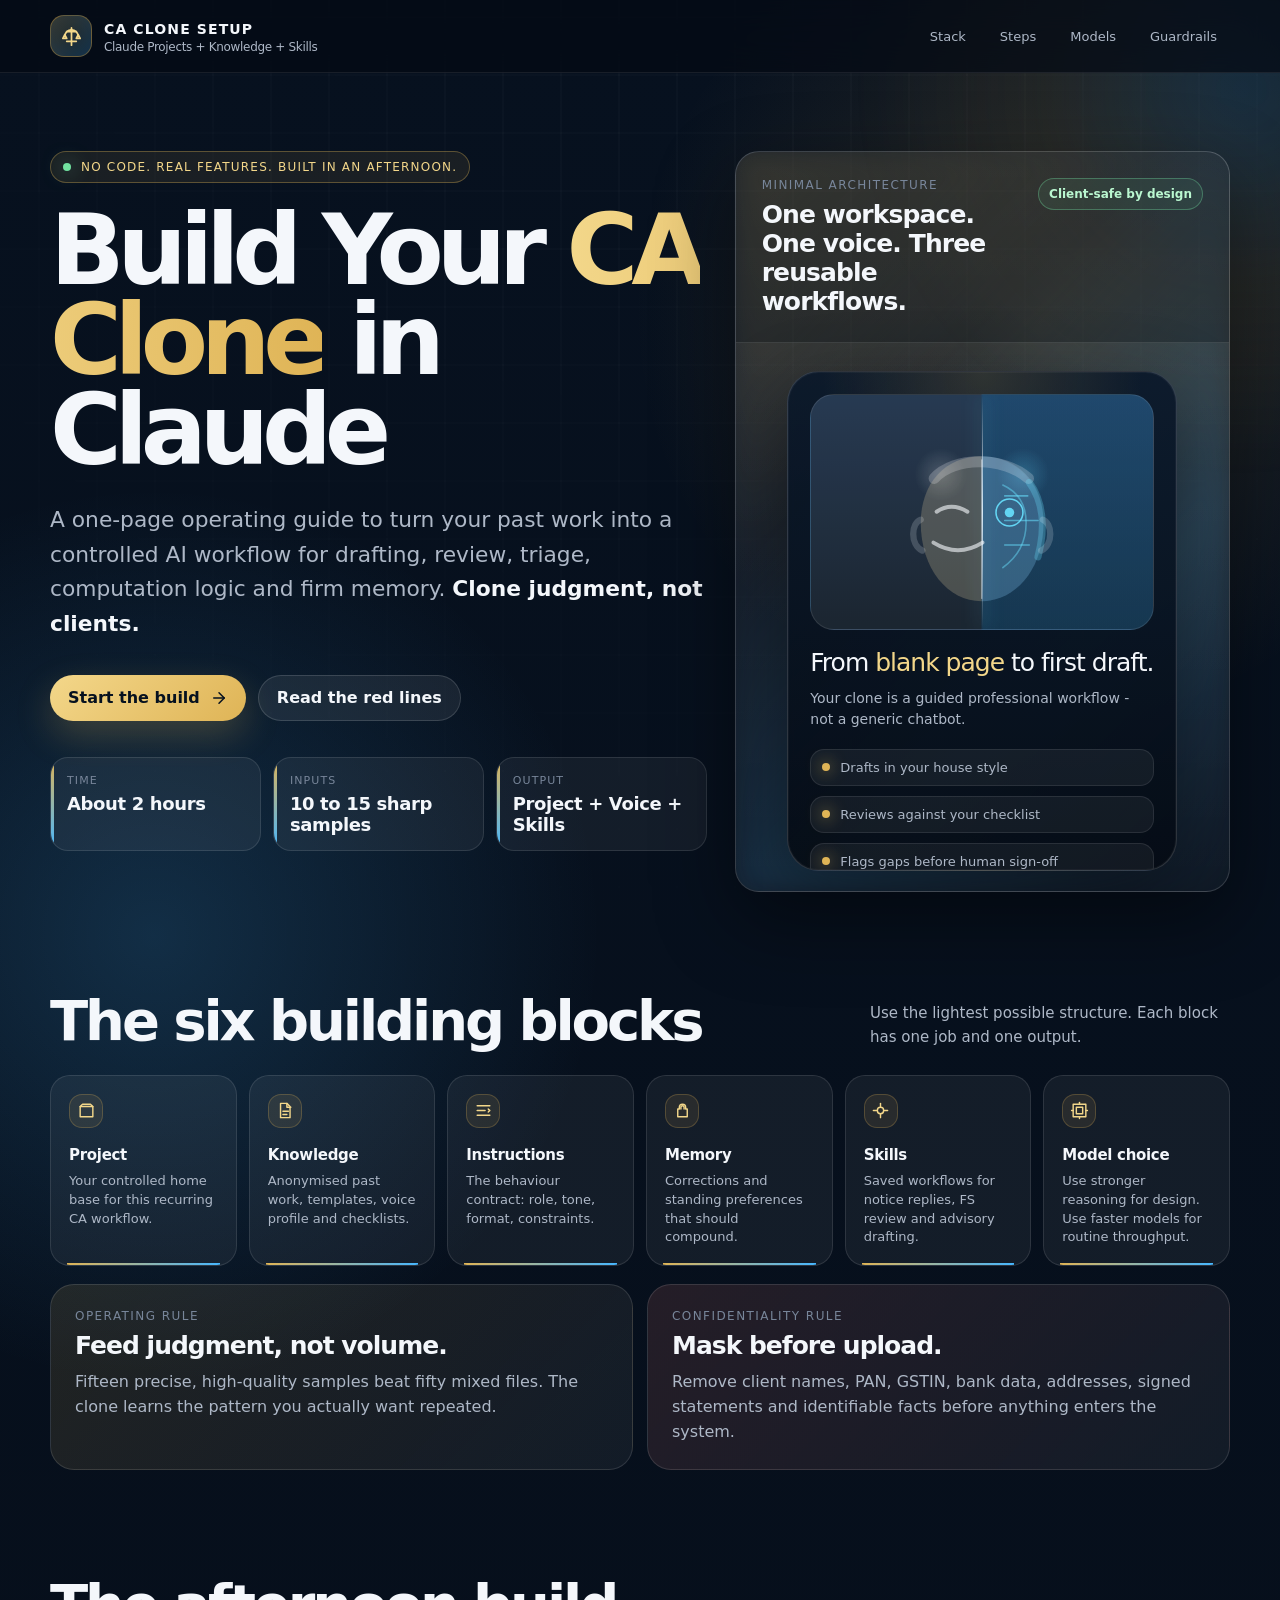
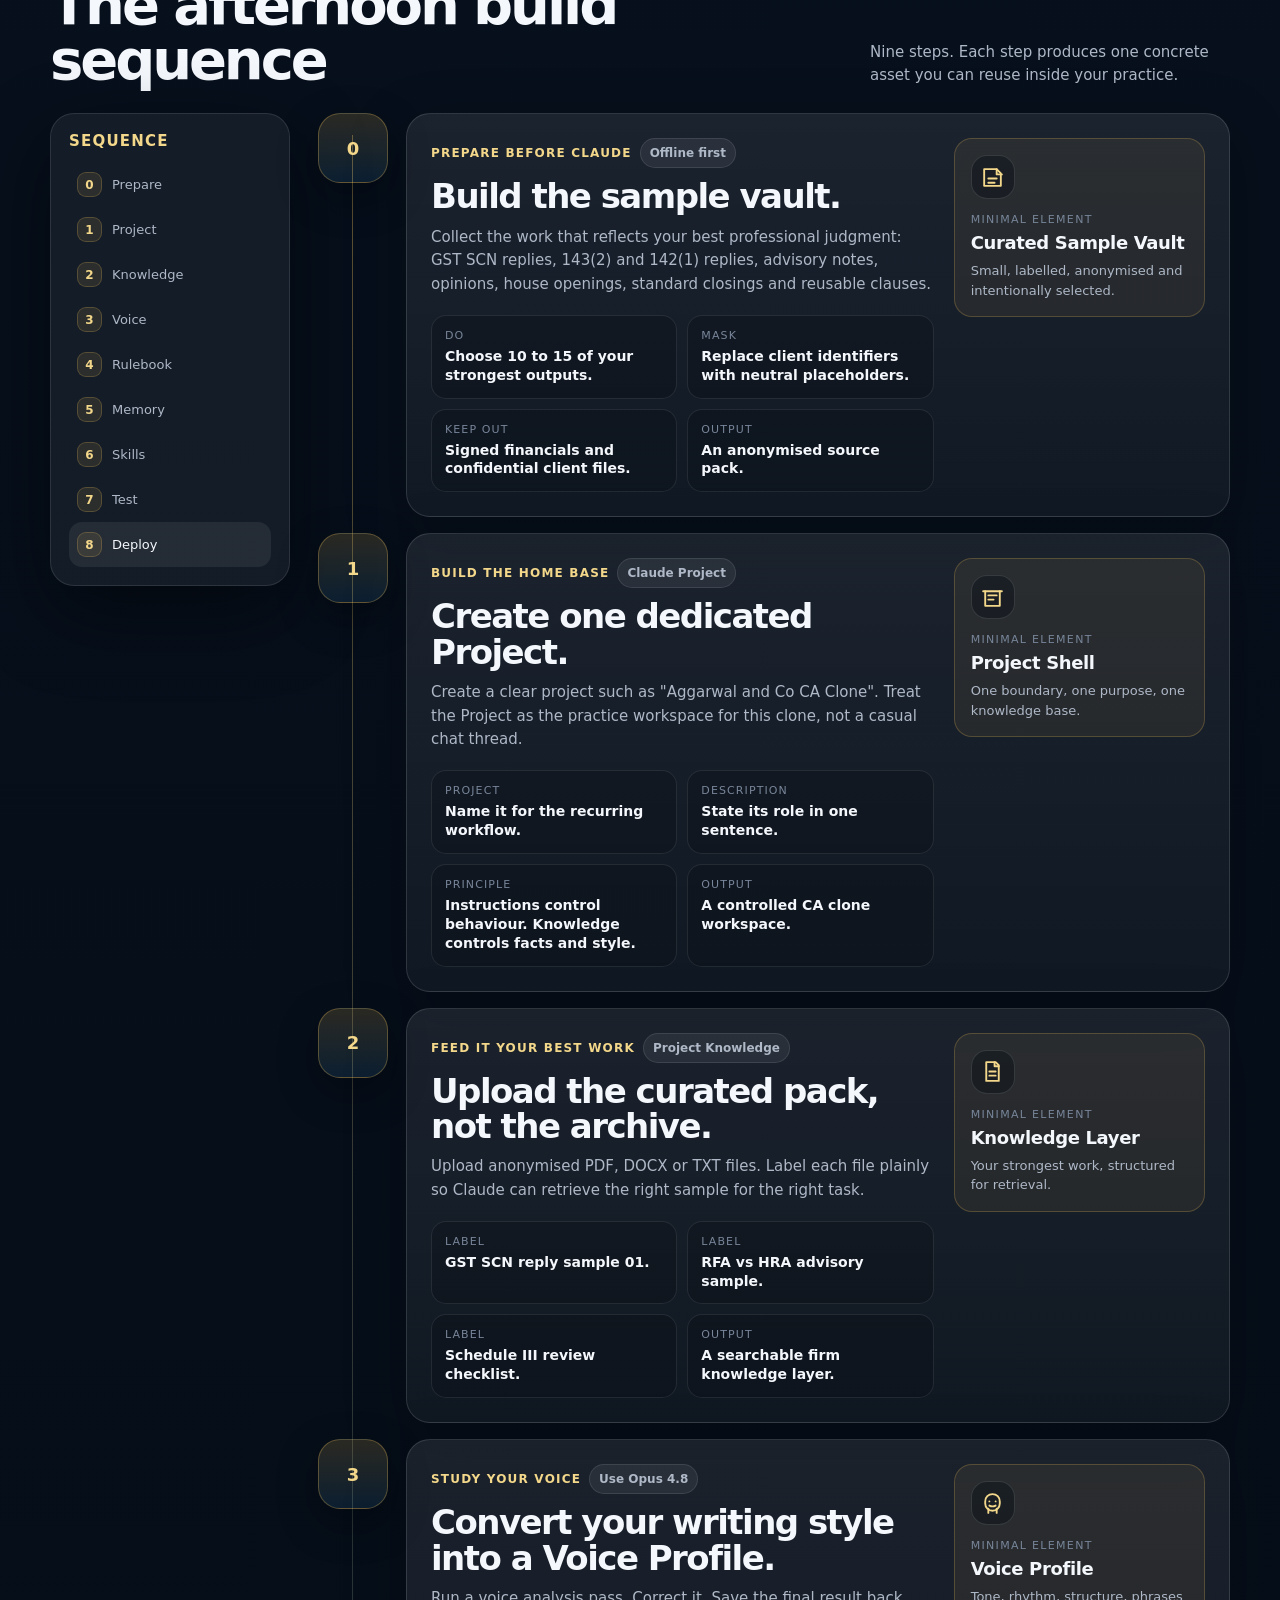
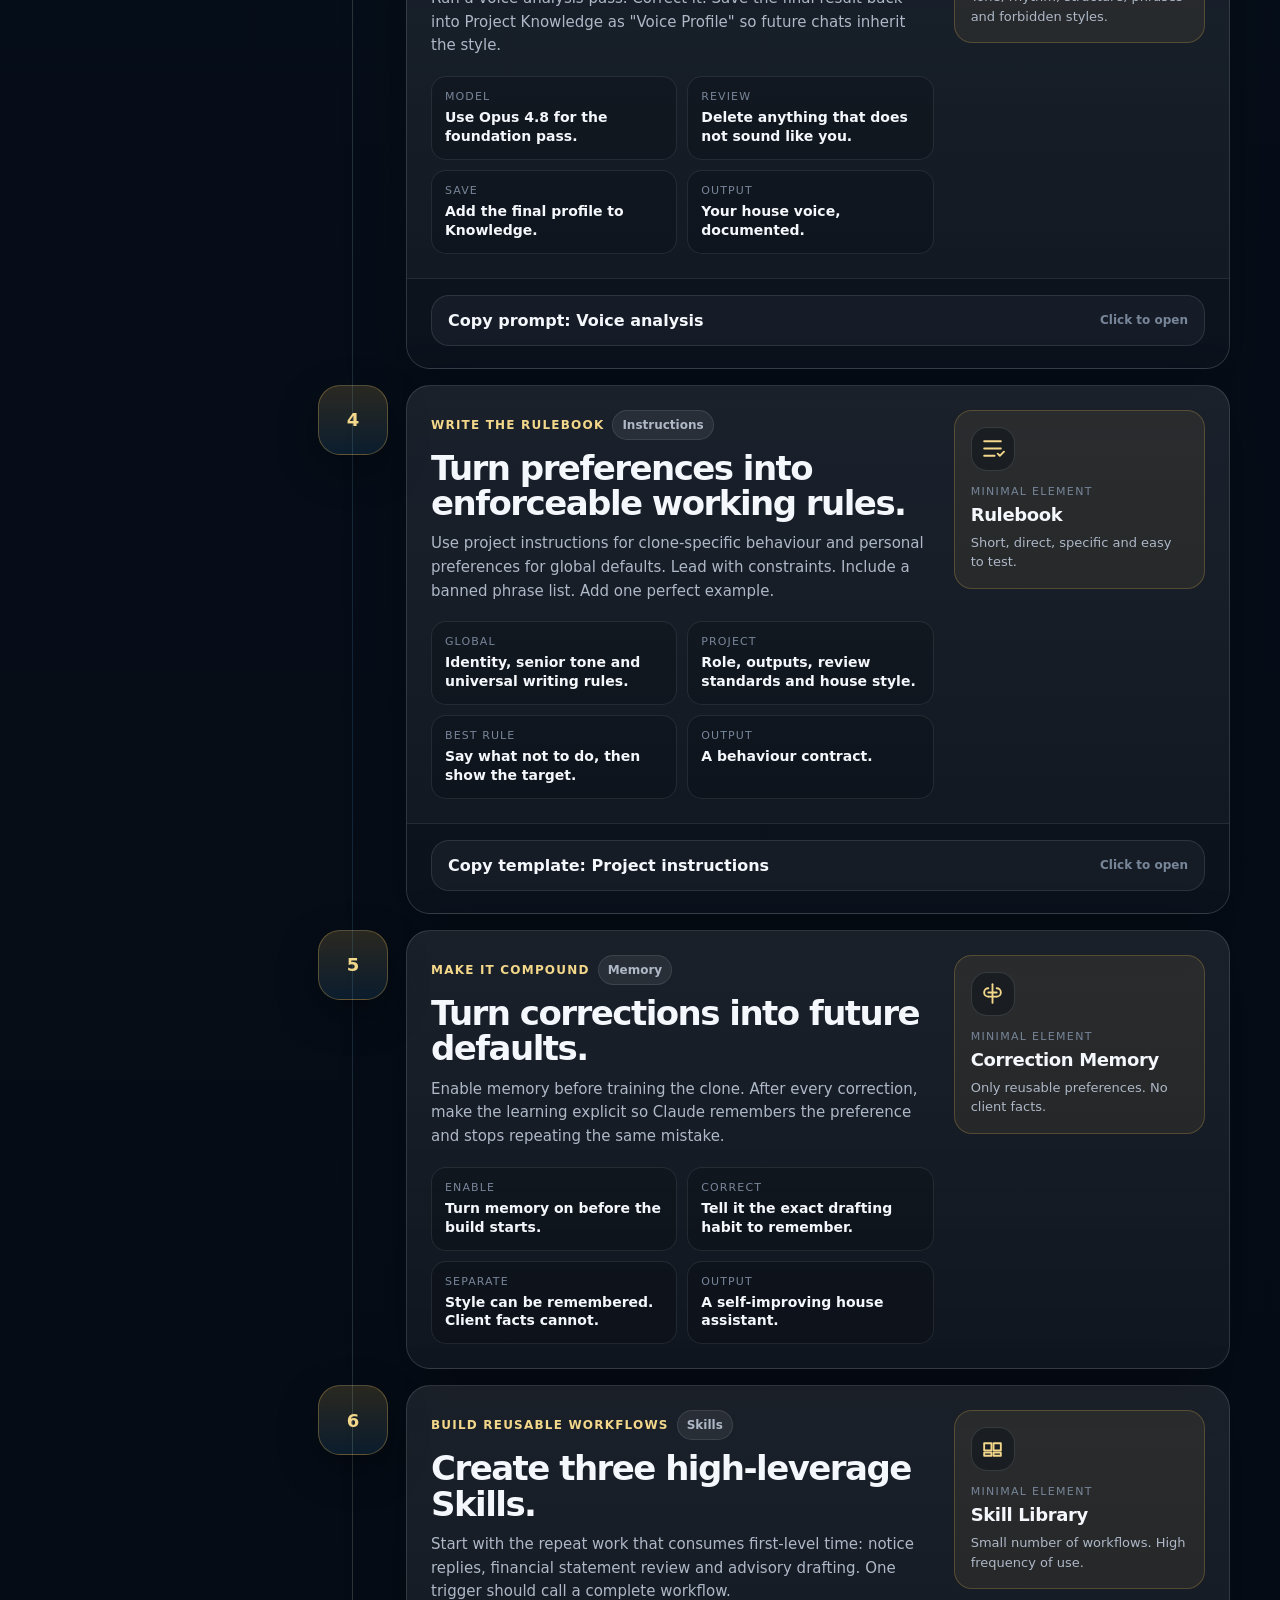
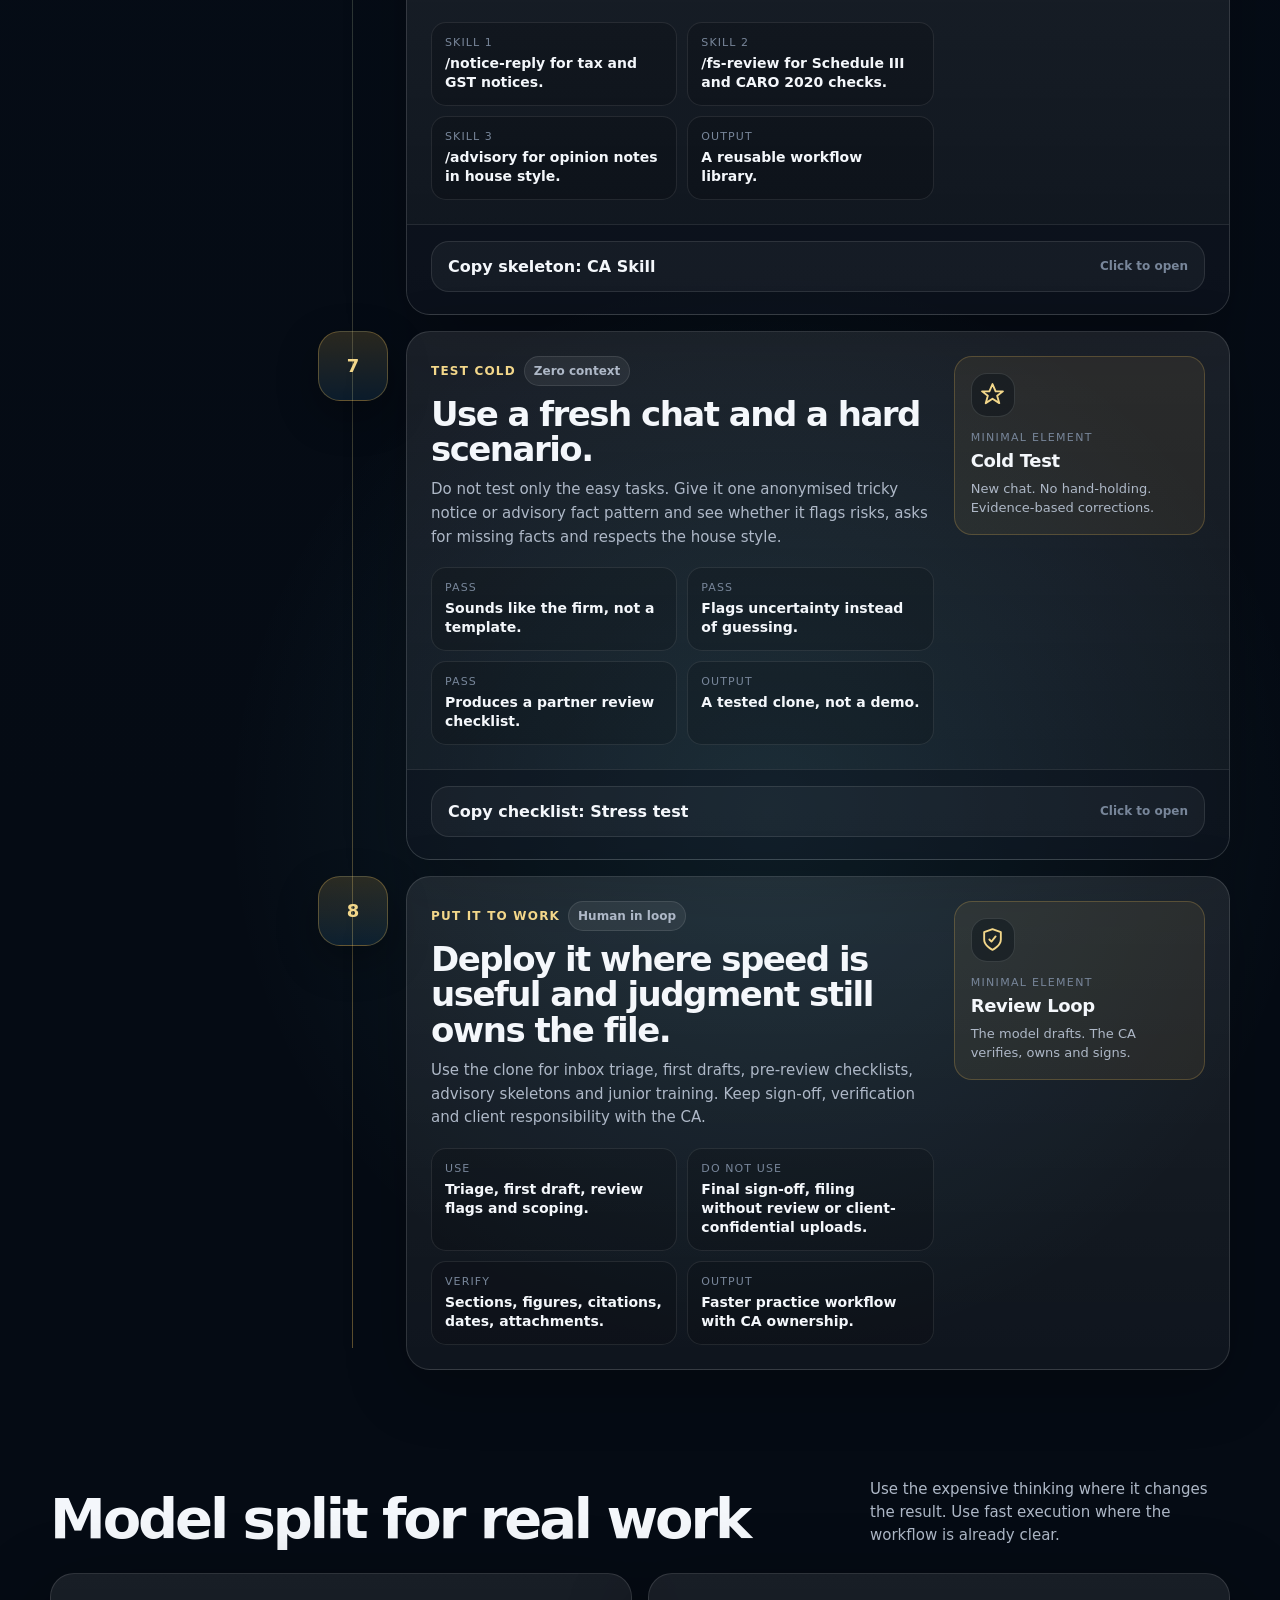
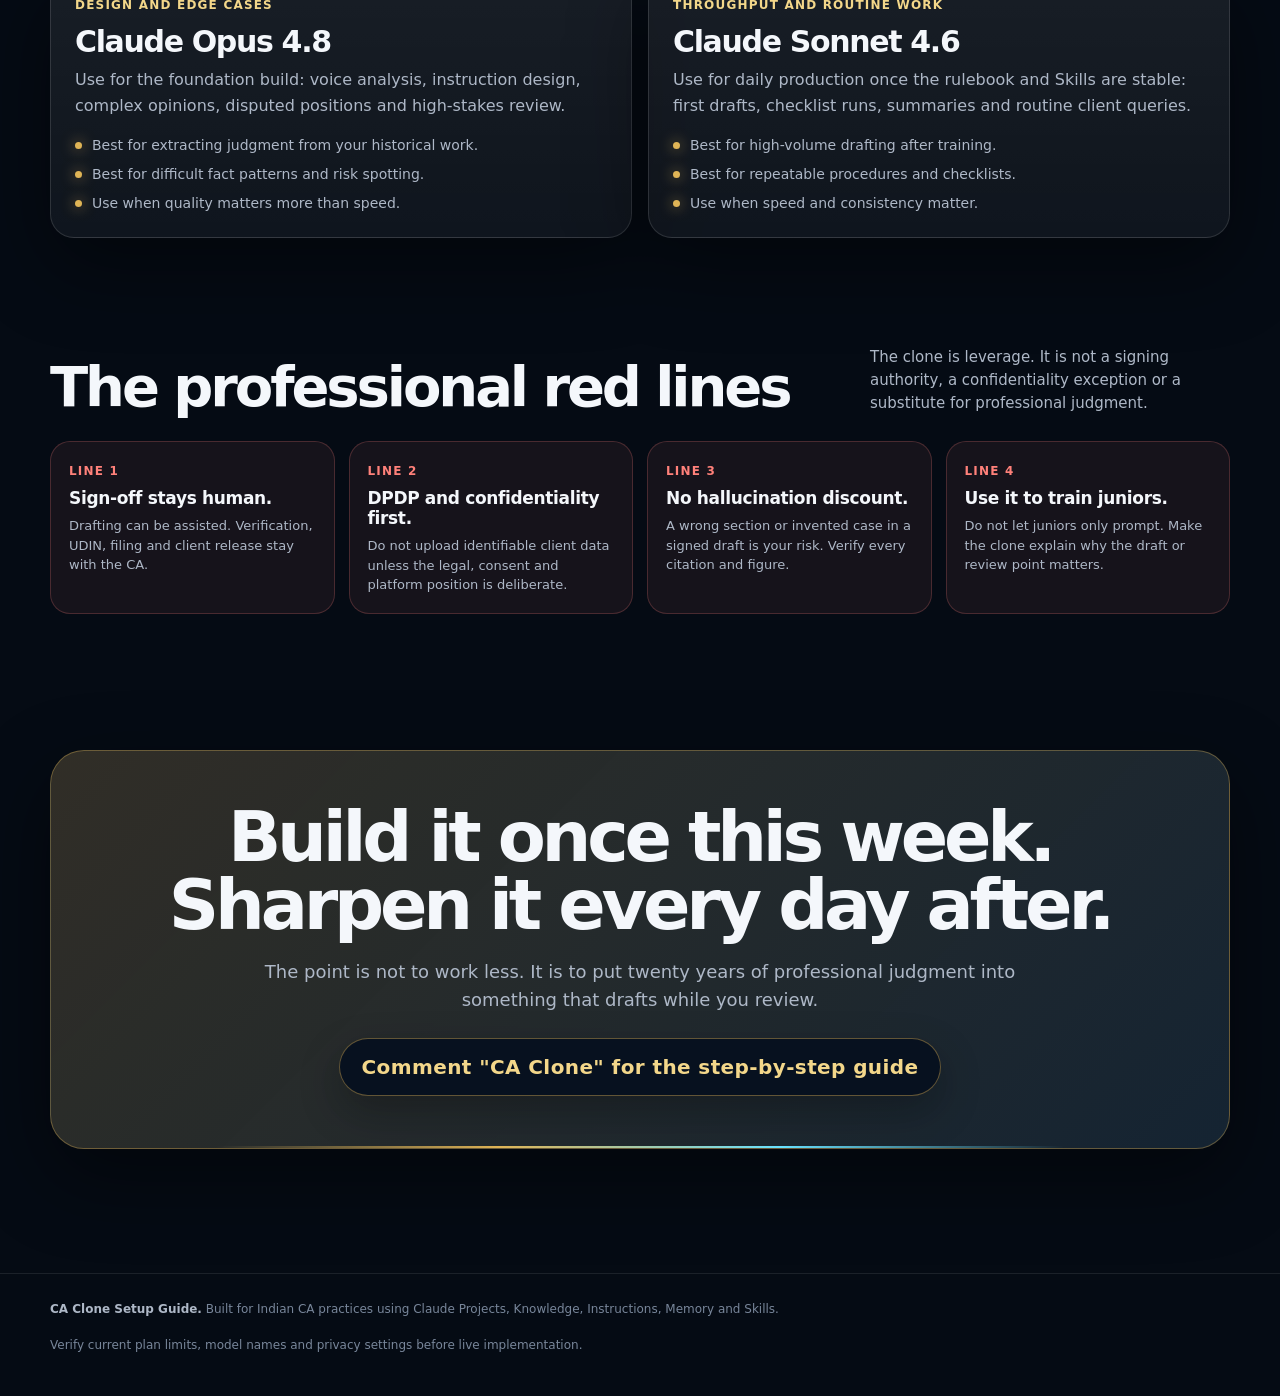
<file: blog/caclone/index.html>
<!doctype html>
<html lang="en">
<head>
  <meta charset="utf-8" />
  <meta name="viewport" content="width=device-width, initial-scale=1" />
  <meta name="color-scheme" content="dark" />
  <title>Build Your CA Clone in Claude - One Page Setup Guide</title>
  <meta name="description" content="A one-page setup guide for Chartered Accountants to build a 'CA clone' in Claude — one workspace, one voice, three reusable workflows, with six building blocks, an afternoon build sequence, and the professional red lines." />
  <style>
    :root {
      --bg: #07111f;
      --bg-2: #0c1b2e;
      --panel: rgba(10, 24, 42, 0.76);
      --panel-2: rgba(255, 255, 255, 0.07);
      --line: rgba(255, 255, 255, 0.12);
      --line-strong: rgba(223, 180, 86, 0.52);
      --text: #f4f7fb;
      --muted: #aeb8c7;
      --muted-2: #78869a;
      --gold: #dfb456;
      --gold-2: #f3d78a;
      --blue: #47b7ff;
      --cyan: #68e2ff;
      --danger: #ff817a;
      --ok: #72e2a0;
      --shadow: 0 28px 80px rgba(0, 0, 0, 0.45);
      --radius: 24px;
      --radius-sm: 16px;
      --max: 1180px;
      --font: Inter, ui-sans-serif, system-ui, -apple-system, BlinkMacSystemFont, "Segoe UI", Arial, sans-serif;
      --mono: ui-monospace, SFMono-Regular, Menlo, Monaco, Consolas, "Liberation Mono", monospace;
    }

    * { box-sizing: border-box; }
    html { scroll-behavior: smooth; }
    body {
      margin: 0;
      font-family: var(--font);
      color: var(--text);
      background:
        radial-gradient(circle at 12% 12%, rgba(71, 183, 255, 0.18), transparent 28rem),
        radial-gradient(circle at 82% 4%, rgba(223, 180, 86, 0.16), transparent 26rem),
        radial-gradient(circle at 60% 72%, rgba(104, 226, 255, 0.11), transparent 34rem),
        linear-gradient(180deg, var(--bg), #050b14 72%);
      min-height: 100vh;
      overflow-x: hidden;
    }

    body::before {
      content: "";
      position: fixed;
      inset: -40%;
      pointer-events: none;
      background:
        linear-gradient(90deg, transparent 0 48%, rgba(255,255,255,0.025) 49% 51%, transparent 52% 100%),
        linear-gradient(0deg, transparent 0 48%, rgba(255,255,255,0.02) 49% 51%, transparent 52% 100%);
      background-size: 58px 58px;
      mask-image: radial-gradient(circle at 50% 18%, black, transparent 64%);
      animation: gridDrift 24s linear infinite;
      z-index: -2;
    }

    body::after {
      content: "";
      position: fixed;
      width: 62vw;
      height: 62vw;
      min-width: 520px;
      min-height: 520px;
      right: -28vw;
      top: -24vw;
      background: radial-gradient(circle, rgba(71,183,255,0.14), rgba(223,180,86,0.06) 36%, transparent 68%);
      filter: blur(18px);
      pointer-events: none;
      animation: orbFloat 16s ease-in-out infinite alternate;
      z-index: -1;
    }

    @keyframes gridDrift { to { transform: translate3d(58px, 58px, 0); } }
    @keyframes orbFloat { from { transform: translate3d(0, 0, 0) scale(1); } to { transform: translate3d(-6vw, 5vw, 0) scale(1.08); } }
    @keyframes pulseLine { 0%, 100% { opacity: 0.5; transform: scaleX(0.88); } 50% { opacity: 1; transform: scaleX(1); } }
    @keyframes floatCard { from { transform: translateY(0); } to { transform: translateY(-8px); } }
    @keyframes shine { to { transform: translateX(120%); } }

    .progress {
      position: fixed;
      inset: 0 0 auto 0;
      height: 4px;
      background: linear-gradient(90deg, var(--gold), var(--cyan));
      transform-origin: left center;
      transform: scaleX(0);
      z-index: 1000;
      box-shadow: 0 0 22px rgba(104, 226, 255, 0.45);
    }

    .shell { width: min(100% - 36px, var(--max)); margin-inline: auto; }

    .nav {
      position: sticky;
      top: 0;
      z-index: 100;
      backdrop-filter: blur(22px);
      background: rgba(5, 11, 20, 0.72);
      border-bottom: 1px solid rgba(255,255,255,0.08);
    }
    .nav-inner {
      width: min(100% - 36px, var(--max));
      margin-inline: auto;
      min-height: 72px;
      display: flex;
      align-items: center;
      justify-content: space-between;
      gap: 18px;
    }
    .brand { display: flex; align-items: center; gap: 12px; letter-spacing: -0.02em; }
    .brand-mark {
      width: 42px;
      height: 42px;
      border-radius: 14px;
      display: grid;
      place-items: center;
      background: linear-gradient(135deg, rgba(223,180,86,0.22), rgba(71,183,255,0.16));
      border: 1px solid rgba(223,180,86,0.36);
      box-shadow: inset 0 0 28px rgba(71,183,255,0.12);
    }
    .brand-mark svg { width: 23px; height: 23px; stroke: var(--gold-2); }
    .brand b { font-size: 14px; text-transform: uppercase; letter-spacing: 0.08em; }
    .brand span { display: block; font-size: 12px; color: var(--muted); margin-top: 2px; }
    .nav-links { display: flex; gap: 8px; align-items: center; }
    .nav-links a {
      color: var(--muted);
      text-decoration: none;
      font-size: 13px;
      padding: 10px 12px;
      border-radius: 999px;
      border: 1px solid transparent;
      transition: 180ms ease;
    }
    .nav-links a:hover { color: var(--text); border-color: rgba(255,255,255,0.14); background: rgba(255,255,255,0.05); }

    .hero { padding: 78px 0 48px; }
    .hero-grid {
      display: grid;
      grid-template-columns: minmax(0, 1.14fr) minmax(320px, 0.86fr);
      gap: 28px;
      align-items: stretch;
    }
    .eyebrow {
      display: inline-flex;
      align-items: center;
      gap: 10px;
      color: var(--gold-2);
      border: 1px solid rgba(223,180,86,0.34);
      background: rgba(223,180,86,0.09);
      border-radius: 999px;
      padding: 8px 12px;
      font-size: 12px;
      letter-spacing: 0.1em;
      text-transform: uppercase;
      margin-bottom: 22px;
    }
    .eyebrow::before {
      content: "";
      width: 8px;
      height: 8px;
      border-radius: 50%;
      background: var(--ok);
      box-shadow: 0 0 20px rgba(114,226,160,0.7);
    }
    h1 {
      margin: 0;
      font-size: clamp(48px, 8vw, 98px);
      line-height: 0.92;
      letter-spacing: -0.075em;
      max-width: 850px;
    }
    h1 .gold {
      color: transparent;
      background: linear-gradient(90deg, var(--gold-2), var(--gold));
      -webkit-background-clip: text;
      background-clip: text;
    }
    .subhead {
      max-width: 760px;
      color: var(--muted);
      font-size: clamp(17px, 1.7vw, 22px);
      line-height: 1.58;
      margin: 28px 0 0;
    }
    .subhead strong { color: var(--text); font-weight: 720; }
    .hero-actions { display: flex; flex-wrap: wrap; gap: 12px; margin-top: 34px; }
    .btn {
      display: inline-flex;
      align-items: center;
      justify-content: center;
      gap: 10px;
      min-height: 46px;
      padding: 12px 18px;
      border-radius: 999px;
      font-weight: 740;
      text-decoration: none;
      color: #06111f;
      background: linear-gradient(135deg, var(--gold-2), var(--gold));
      box-shadow: 0 14px 36px rgba(223,180,86,0.24);
      border: 0;
      cursor: pointer;
      transition: 180ms ease;
      font-family: inherit;
    }
    .btn:hover { transform: translateY(-2px); box-shadow: 0 18px 42px rgba(223,180,86,0.34); }
    .btn.secondary {
      color: var(--text);
      background: rgba(255,255,255,0.07);
      border: 1px solid rgba(255,255,255,0.14);
      box-shadow: none;
    }
    .btn svg { width: 18px; height: 18px; }

    .stat-strip {
      display: grid;
      grid-template-columns: repeat(3, 1fr);
      gap: 12px;
      margin-top: 36px;
      max-width: 800px;
    }
    .stat {
      padding: 16px 16px 15px;
      background: rgba(255,255,255,0.055);
      border: 1px solid rgba(255,255,255,0.11);
      border-radius: 18px;
      position: relative;
      overflow: hidden;
    }
    .stat::after {
      content: "";
      position: absolute;
      inset: 0 auto 0 0;
      width: 3px;
      background: linear-gradient(180deg, var(--gold), var(--blue));
    }
    .stat span { display: block; color: var(--muted-2); font-size: 11px; letter-spacing: 0.1em; text-transform: uppercase; }
    .stat b { display: block; margin-top: 6px; font-size: 18px; letter-spacing: -0.02em; }

    .hero-card {
      position: relative;
      border-radius: var(--radius);
      background: linear-gradient(180deg, rgba(255,255,255,0.1), rgba(255,255,255,0.045));
      border: 1px solid rgba(255,255,255,0.15);
      box-shadow: var(--shadow);
      overflow: hidden;
      min-height: 520px;
    }
    .hero-card::before {
      content: "";
      position: absolute;
      inset: -2px;
      background: linear-gradient(135deg, rgba(223,180,86,0.55), transparent 34%, rgba(71,183,255,0.52) 68%, transparent);
      opacity: 0.35;
      filter: blur(14px);
      z-index: 0;
    }
    .hero-card > * { position: relative; z-index: 1; }
    .card-top {
      padding: 26px;
      display: flex;
      justify-content: space-between;
      align-items: flex-start;
      gap: 16px;
      border-bottom: 1px solid rgba(255,255,255,0.11);
      background: rgba(5, 11, 20, 0.28);
    }
    .mini-label { color: var(--muted-2); font-size: 12px; text-transform: uppercase; letter-spacing: 0.12em; }
    .card-top h2 { margin: 8px 0 0; font-size: 25px; letter-spacing: -0.035em; }
    .security-chip {
      padding: 8px 10px;
      border: 1px solid rgba(114,226,160,0.34);
      color: #baf7d0;
      background: rgba(114,226,160,0.08);
      border-radius: 999px;
      white-space: nowrap;
      font-size: 12px;
      font-weight: 720;
    }
    .clone-visual {
      display: grid;
      place-items: center;
      padding: 28px 26px 20px;
    }
    .device {
      width: min(100%, 390px);
      aspect-ratio: 0.78;
      border-radius: 32px;
      border: 1px solid rgba(255,255,255,0.16);
      background:
        radial-gradient(circle at 50% 0%, rgba(223,180,86,0.16), transparent 30%),
        linear-gradient(180deg, rgba(10,24,42,0.92), rgba(5,11,20,0.92));
      box-shadow: inset 0 0 0 1px rgba(255,255,255,0.04), 0 28px 80px rgba(0,0,0,0.42);
      padding: 22px;
      position: relative;
      overflow: hidden;
      animation: floatCard 5s ease-in-out infinite alternate;
    }
    .device::after {
      content: "";
      position: absolute;
      inset: 0;
      background: linear-gradient(115deg, transparent, rgba(255,255,255,0.10), transparent);
      transform: translateX(-120%);
      animation: shine 4.8s ease-in-out infinite;
    }
    .portrait {
      height: 52%;
      border-radius: 24px;
      position: relative;
      overflow: hidden;
      background:
        linear-gradient(90deg, rgba(255,255,255,0.08) 0 49.6%, rgba(71,183,255,0.22) 50.2% 100%),
        radial-gradient(circle at 38% 34%, rgba(255,255,255,0.18), transparent 10%),
        radial-gradient(circle at 62% 34%, rgba(104,226,255,0.24), transparent 10%),
        linear-gradient(180deg, #142943, #08131f);
      border: 1px solid rgba(255,255,255,0.1);
    }
    .portrait .split {
      position: absolute;
      left: 50%; top: 0; bottom: 0;
      width: 1px;
      background: linear-gradient(180deg, transparent, rgba(255,255,255,0.9), transparent);
      box-shadow: 0 0 18px rgba(104,226,255,0.9);
    }
    .portrait svg {
      position: absolute;
      inset: 12% 13% 0;
      width: 74%; height: 88%;
      overflow: visible;
    }
    .device-title {
      margin: 20px 0 12px;
      font-size: 25px;
      line-height: 1.02;
      letter-spacing: -0.04em;
    }
    .device-title span { color: var(--gold-2); }
    .device p { color: var(--muted); margin: 0; line-height: 1.55; font-size: 14px; }
    .device-list { display: grid; gap: 10px; margin-top: 18px; }
    .device-item {
      display: flex;
      align-items: center;
      gap: 10px;
      padding: 10px 11px;
      border-radius: 14px;
      background: rgba(255,255,255,0.055);
      border: 1px solid rgba(255,255,255,0.09);
      font-size: 13px;
      color: var(--muted);
    }
    .device-dot { width: 8px; height: 8px; border-radius: 50%; background: var(--gold); box-shadow: 0 0 16px rgba(223,180,86,0.9); flex: 0 0 auto; }

    section { padding: 54px 0; }
    .section-head {
      display: flex;
      align-items: flex-end;
      justify-content: space-between;
      gap: 22px;
      margin-bottom: 26px;
    }
    .section-head h2 {
      margin: 0;
      font-size: clamp(32px, 5vw, 56px);
      line-height: 0.98;
      letter-spacing: -0.055em;
      max-width: 760px;
    }
    .section-head p {
      margin: 0;
      max-width: 360px;
      color: var(--muted);
      line-height: 1.55;
      font-size: 15px;
    }

    .stack-grid {
      display: grid;
      grid-template-columns: repeat(6, 1fr);
      gap: 12px;
    }
    .stack-card {
      min-height: 156px;
      padding: 18px;
      border-radius: 20px;
      background: rgba(255,255,255,0.055);
      border: 1px solid rgba(255,255,255,0.11);
      position: relative;
      overflow: hidden;
      transition: 220ms ease;
    }
    .stack-card:hover { transform: translateY(-4px); border-color: rgba(223,180,86,0.34); background: rgba(255,255,255,0.075); }
    .stack-card::before {
      content: "";
      position: absolute;
      left: 16px; right: 16px; bottom: 0;
      height: 2px;
      background: linear-gradient(90deg, var(--gold), var(--blue));
      transform-origin: left;
      animation: pulseLine 3.2s ease-in-out infinite;
    }
    .stack-icon {
      width: 34px; height: 34px;
      border-radius: 13px;
      display: grid; place-items: center;
      background: rgba(223,180,86,0.1);
      border: 1px solid rgba(223,180,86,0.24);
      margin-bottom: 18px;
    }
    .stack-icon svg { width: 19px; height: 19px; stroke: var(--gold-2); }
    .stack-card h3 { margin: 0; font-size: 15px; letter-spacing: -0.02em; }
    .stack-card p { margin: 8px 0 0; color: var(--muted); font-size: 13px; line-height: 1.45; }

    .principle {
      margin-top: 18px;
      display: grid;
      grid-template-columns: 1fr 1fr;
      gap: 14px;
    }
    .principle-card {
      border: 1px solid rgba(255,255,255,0.12);
      border-radius: var(--radius);
      background: linear-gradient(135deg, rgba(223,180,86,0.12), rgba(255,255,255,0.05));
      padding: 24px;
      min-height: 150px;
    }
    .principle-card.danger { background: linear-gradient(135deg, rgba(255,129,122,0.12), rgba(255,255,255,0.05)); }
    .principle-card span { display: block; color: var(--muted-2); font-size: 12px; text-transform: uppercase; letter-spacing: 0.12em; margin-bottom: 8px; }
    .principle-card h3 { margin: 0; font-size: 25px; letter-spacing: -0.04em; }
    .principle-card p { margin: 10px 0 0; color: var(--muted); line-height: 1.55; }

    .steps-wrap {
      position: relative;
      display: grid;
      grid-template-columns: 240px minmax(0, 1fr);
      gap: 28px;
      align-items: start;
    }
    .side-rail {
      position: sticky;
      top: 96px;
      padding: 18px;
      border-radius: var(--radius);
      background: rgba(255,255,255,0.055);
      border: 1px solid rgba(255,255,255,0.11);
      box-shadow: var(--shadow);
    }
    .side-rail h3 { margin: 0 0 12px; font-size: 15px; text-transform: uppercase; letter-spacing: 0.08em; color: var(--gold-2); }
    .side-rail a {
      display: flex;
      gap: 10px;
      align-items: center;
      color: var(--muted);
      text-decoration: none;
      padding: 10px 8px;
      border-radius: 13px;
      font-size: 13px;
      transition: 180ms ease;
    }
    .side-rail a:hover, .side-rail a.active { color: var(--text); background: rgba(255,255,255,0.07); }
    .rail-num {
      width: 25px; height: 25px;
      display: grid; place-items: center;
      border-radius: 9px;
      background: rgba(223,180,86,0.12);
      border: 1px solid rgba(223,180,86,0.24);
      color: var(--gold-2);
      font-weight: 800;
      font-size: 12px;
      flex: 0 0 auto;
    }

    .timeline { position: relative; display: grid; gap: 16px; }
    .timeline::before {
      content: "";
      position: absolute;
      left: 34px; top: 22px; bottom: 22px;
      width: 1px;
      background: linear-gradient(180deg, rgba(223,180,86,0.4), rgba(71,183,255,0.15), rgba(223,180,86,0.4));
    }
    .step {
      position: relative;
      display: grid;
      grid-template-columns: 70px minmax(0, 1fr);
      gap: 18px;
      opacity: 0;
      transform: translateY(22px);
      transition: opacity 600ms ease, transform 600ms ease;
      scroll-margin-top: 100px;
    }
    .step.show { opacity: 1; transform: none; }
    .step-badge {
      width: 70px;
      height: 70px;
      border-radius: 22px;
      display: grid;
      place-items: center;
      background: linear-gradient(180deg, rgba(223,180,86,0.17), rgba(71,183,255,0.10));
      border: 1px solid rgba(223,180,86,0.32);
      box-shadow: 0 14px 42px rgba(0,0,0,0.32);
      z-index: 2;
    }
    .step-badge b { color: var(--gold-2); font-size: 18px; }
    .step-card {
      border-radius: var(--radius);
      background: linear-gradient(180deg, rgba(255,255,255,0.085), rgba(255,255,255,0.045));
      border: 1px solid rgba(255,255,255,0.13);
      box-shadow: 0 18px 60px rgba(0,0,0,0.25);
      overflow: hidden;
    }
    .step-main {
      padding: 24px;
      display: grid;
      grid-template-columns: minmax(0, 1fr) minmax(240px, 0.5fr);
      gap: 20px;
      align-items: start;
    }
    .step-kicker {
      display: flex; flex-wrap: wrap; gap: 8px; align-items: center; margin-bottom: 11px;
      color: var(--gold-2); font-size: 12px; text-transform: uppercase; letter-spacing: 0.1em; font-weight: 800;
    }
    .pill {
      display: inline-flex; align-items: center; gap: 6px;
      padding: 7px 9px;
      border-radius: 999px;
      background: rgba(255,255,255,0.065);
      border: 1px solid rgba(255,255,255,0.1);
      color: var(--muted);
      text-transform: none;
      letter-spacing: 0;
      font-size: 12px;
      font-weight: 650;
    }
    .step h3 { margin: 0; font-size: clamp(23px, 3vw, 34px); letter-spacing: -0.045em; line-height: 1.04; }
    .step .lead { margin: 11px 0 0; color: var(--muted); line-height: 1.58; font-size: 15px; max-width: 730px; }
    .micro-grid { display: grid; grid-template-columns: repeat(2, minmax(0, 1fr)); gap: 10px; margin-top: 18px; }
    .micro {
      padding: 13px;
      border-radius: 15px;
      background: rgba(0,0,0,0.16);
      border: 1px solid rgba(255,255,255,0.09);
    }
    .micro span { color: var(--muted-2); font-size: 11px; text-transform: uppercase; letter-spacing: 0.1em; display: block; margin-bottom: 5px; }
    .micro b { font-size: 14px; line-height: 1.35; display: block; }
    .element-box {
      border-radius: 18px;
      border: 1px solid rgba(223,180,86,0.25);
      background: rgba(223,180,86,0.08);
      padding: 16px;
    }
    .element-icon {
      width: 44px; height: 44px;
      border-radius: 16px;
      display: grid; place-items: center;
      background: rgba(5,11,20,0.38);
      border: 1px solid rgba(255,255,255,0.12);
      margin-bottom: 14px;
    }
    .element-icon svg { width: 25px; height: 25px; stroke: var(--gold-2); }
    .element-box span { display: block; color: var(--muted-2); text-transform: uppercase; letter-spacing: 0.12em; font-size: 11px; margin-bottom: 6px; }
    .element-box b { display: block; font-size: 18px; letter-spacing: -0.02em; }
    .element-box p { color: var(--muted); margin: 8px 0 0; line-height: 1.5; font-size: 13px; }

    .template-row {
      border-top: 1px solid rgba(255,255,255,0.1);
      padding: 16px 24px 22px;
      background: rgba(5,11,20,0.35);
    }
    details {
      border: 1px solid rgba(255,255,255,0.1);
      background: rgba(255,255,255,0.045);
      border-radius: 18px;
      overflow: hidden;
    }
    summary {
      list-style: none;
      cursor: pointer;
      padding: 15px 16px;
      display: flex;
      align-items: center;
      justify-content: space-between;
      gap: 14px;
      color: var(--text);
      font-weight: 740;
    }
    summary::-webkit-details-marker { display: none; }
    .summary-hint { color: var(--muted-2); font-size: 12px; font-weight: 600; }
    pre {
      margin: 0;
      padding: 0 16px 16px;
      white-space: pre-wrap;
      color: #e5edf8;
      font-family: var(--mono);
      font-size: 12px;
      line-height: 1.6;
    }
    .copy-row { display: flex; justify-content: flex-end; padding: 0 16px 16px; }
    .copy {
      border: 1px solid rgba(223,180,86,0.3);
      background: rgba(223,180,86,0.1);
      color: var(--gold-2);
      font-family: inherit;
      font-weight: 760;
      padding: 9px 12px;
      border-radius: 999px;
      cursor: pointer;
    }
    .copy.done { color: #07111f; background: var(--ok); border-color: transparent; }

    .model-grid { display: grid; grid-template-columns: repeat(2, 1fr); gap: 16px; }
    .model-card {
      padding: 24px;
      border-radius: var(--radius);
      background: linear-gradient(180deg, rgba(255,255,255,0.078), rgba(255,255,255,0.042));
      border: 1px solid rgba(255,255,255,0.12);
      box-shadow: var(--shadow);
    }
    .model-card .tag { color: var(--gold-2); font-weight: 820; text-transform: uppercase; letter-spacing: 0.1em; font-size: 12px; }
    .model-card h3 { margin: 12px 0 8px; font-size: 30px; letter-spacing: -0.045em; }
    .model-card p { margin: 0; color: var(--muted); line-height: 1.58; }
    .model-card ul { margin: 18px 0 0; padding: 0; list-style: none; display: grid; gap: 10px; }
    .model-card li { display: flex; gap: 10px; color: var(--muted); font-size: 14px; line-height: 1.35; }
    .model-card li::before { content: ""; width: 7px; height: 7px; margin-top: 6px; border-radius: 50%; background: var(--gold); box-shadow: 0 0 14px rgba(223,180,86,0.8); flex: 0 0 auto; }

    .guardrail-grid { display: grid; grid-template-columns: repeat(4, 1fr); gap: 14px; margin-top: 26px; }
    .guardrail {
      padding: 18px;
      border-radius: 20px;
      background: rgba(255,129,122,0.07);
      border: 1px solid rgba(255,129,122,0.22);
      min-height: 150px;
    }
    .guardrail span { color: var(--danger); font-size: 12px; text-transform: uppercase; letter-spacing: 0.1em; font-weight: 800; }
    .guardrail b { display: block; margin-top: 9px; font-size: 17px; letter-spacing: -0.02em; }
    .guardrail p { margin: 8px 0 0; color: var(--muted); line-height: 1.5; font-size: 13px; }

    .final-cta {
      margin: 28px 0 70px;
      border-radius: 34px;
      border: 1px solid rgba(223,180,86,0.36);
      background:
        linear-gradient(135deg, rgba(223,180,86,0.16), rgba(71,183,255,0.09)),
        rgba(255,255,255,0.045);
      padding: clamp(28px, 5vw, 52px);
      text-align: center;
      box-shadow: var(--shadow);
      position: relative;
      overflow: hidden;
    }
    .final-cta::before {
      content: "";
      position: absolute;
      inset: auto 14% 0;
      height: 2px;
      background: linear-gradient(90deg, transparent, var(--gold), var(--cyan), transparent);
      animation: pulseLine 2.6s ease-in-out infinite;
    }
    .final-cta h2 { margin: 0; font-size: clamp(34px, 5.6vw, 70px); line-height: 0.98; letter-spacing: -0.06em; }
    .final-cta p { margin: 18px auto 0; max-width: 780px; color: var(--muted); font-size: 18px; line-height: 1.55; }
    .final-cta .comment {
      display: inline-flex;
      margin-top: 24px;
      padding: 16px 22px;
      border-radius: 999px;
      background: #07111f;
      border: 1px solid rgba(223,180,86,0.42);
      color: var(--gold-2);
      font-size: 20px;
      font-weight: 880;
      letter-spacing: 0.02em;
      box-shadow: 0 16px 40px rgba(0,0,0,0.26);
    }

    footer {
      border-top: 1px solid rgba(255,255,255,0.09);
      color: var(--muted-2);
      padding: 26px 0 42px;
      font-size: 12px;
      line-height: 1.5;
    }
    footer .shell { display: flex; justify-content: space-between; gap: 18px; flex-wrap: wrap; }
    footer b { color: var(--muted); }

    @media (max-width: 1040px) {
      .hero-grid { grid-template-columns: 1fr; }
      .hero-card { min-height: auto; }
      .stack-grid { grid-template-columns: repeat(3, 1fr); }
      .steps-wrap { grid-template-columns: 1fr; }
      .side-rail { position: static; display: none; }
      .step-main { grid-template-columns: 1fr; }
      .guardrail-grid { grid-template-columns: repeat(2, 1fr); }
    }

    @media (max-width: 760px) {
      .shell, .nav-inner { width: min(100% - 24px, var(--max)); }
      .nav-links { display: none; }
      .hero { padding-top: 54px; }
      .stat-strip, .principle, .model-grid { grid-template-columns: 1fr; }
      .stack-grid { grid-template-columns: repeat(2, 1fr); }
      .section-head { display: block; }
      .section-head p { margin-top: 12px; max-width: none; }
      .timeline::before { left: 24px; }
      .step { grid-template-columns: 50px 1fr; gap: 12px; }
      .step-badge { width: 50px; height: 50px; border-radius: 17px; }
      .step-card { border-radius: 20px; }
      .micro-grid { grid-template-columns: 1fr; }
      .guardrail-grid { grid-template-columns: 1fr; }
      .device { animation: none; }
    }

    @media (max-width: 460px) {
      .stack-grid { grid-template-columns: 1fr; }
      .hero-actions { display: grid; }
      .btn { width: 100%; }
      .card-top { display: block; }
      .security-chip { display: inline-flex; margin-top: 14px; }
      h1 { font-size: 46px; }
    }

    @media (prefers-reduced-motion: reduce) {
      *, *::before, *::after { animation: none !important; transition: none !important; scroll-behavior: auto !important; }
      .step { opacity: 1; transform: none; }
    }

    @media print {
      body { background: #07111f; }
      .nav, .progress, .hero-actions, .side-rail, .copy-row { display: none !important; }
      .hero, section { padding: 24px 0; }
      .step { opacity: 1; transform: none; page-break-inside: avoid; }
      .step-card, .model-card, .principle-card, .stack-card, .final-cta { box-shadow: none; }
      details { break-inside: avoid; }
    }
  </style>
</head>
<body>
  <div class="progress" id="progress"></div>

  <nav class="nav" aria-label="Primary navigation">
    <div class="nav-inner">
      <div class="brand">
        <div class="brand-mark" aria-hidden="true">
          <svg viewBox="0 0 24 24" fill="none" stroke-width="1.8" stroke-linecap="round" stroke-linejoin="round">
            <path d="M12 3v18"/><path d="M7 7h10"/><path d="M7 17h10"/><path d="M5 10l-2 4h4l-2-4Z"/><path d="M19 10l-2 4h4l-2-4Z"/><path d="M12 5c3.8 0 7 3 7 7"/><path d="M12 5c-3.8 0-7 3-7 7"/>
          </svg>
        </div>
        <div>
          <b>CA Clone Setup</b>
          <span>Claude Projects + Knowledge + Skills</span>
        </div>
      </div>
      <div class="nav-links">
        <a href="#stack">Stack</a>
        <a href="#steps">Steps</a>
        <a href="#models">Models</a>
        <a href="#guardrails">Guardrails</a>
      </div>
    </div>
  </nav>

  <main>
    <header class="hero shell">
      <div class="hero-grid">
        <div>
          <div class="eyebrow">No code. Real features. Built in an afternoon.</div>
          <h1>Build Your <span class="gold">CA Clone</span> in Claude</h1>
          <p class="subhead">
            A one-page operating guide to turn your past work into a controlled AI workflow for drafting, review, triage, computation logic and firm memory. <strong>Clone judgment, not clients.</strong>
          </p>
          <div class="hero-actions">
            <a class="btn" href="#steps">
              Start the build
              <svg viewBox="0 0 24 24" fill="none" stroke="currentColor" stroke-width="2" stroke-linecap="round" stroke-linejoin="round" aria-hidden="true"><path d="M5 12h14"/><path d="m12 5 7 7-7 7"/></svg>
            </a>
            <a class="btn secondary" href="#guardrails">Read the red lines</a>
          </div>
          <div class="stat-strip" aria-label="Build summary">
            <div class="stat"><span>Time</span><b>About 2 hours</b></div>
            <div class="stat"><span>Inputs</span><b>10 to 15 sharp samples</b></div>
            <div class="stat"><span>Output</span><b>Project + Voice + Skills</b></div>
          </div>
        </div>

        <aside class="hero-card" aria-label="Clone architecture visual">
          <div class="card-top">
            <div>
              <div class="mini-label">Minimal architecture</div>
              <h2>One workspace. One voice. Three reusable workflows.</h2>
            </div>
            <div class="security-chip">Client-safe by design</div>
          </div>
          <div class="clone-visual">
            <div class="device">
              <div class="portrait" aria-hidden="true">
                <div class="split"></div>
                <svg viewBox="0 0 280 260" fill="none">
                  <path d="M139 42c-46 0-77 34-77 84 0 58 34 99 77 99s78-41 78-99c0-50-32-84-78-84Z" fill="rgba(244,247,251,0.12)"/>
                  <path d="M139 42c-46 0-77 34-77 84 0 58 34 99 77 99V42Z" fill="rgba(223,180,86,0.12)"/>
                  <path d="M139 42c43 0 78 34 78 84 0 58-35 99-78 99V42Z" fill="rgba(71,183,255,0.15)"/>
                  <path d="M139 46v176" stroke="rgba(255,255,255,0.7)"/>
                  <path d="M168 92h29m-29 31h42m-42 31h31" stroke="rgba(104,226,255,0.55)" stroke-width="2" stroke-linecap="round"/>
                  <path d="M165 78c20 9 30 25 30 48s-10 43-30 57" stroke="rgba(104,226,255,0.45)" stroke-width="2"/>
                  <circle cx="174" cy="113" r="17" stroke="rgba(104,226,255,0.9)" stroke-width="2"/>
                  <circle cx="174" cy="113" r="6" fill="rgba(104,226,255,0.9)"/>
                  <path d="M82 112c12-8 26-8 39 0M78 151c21 13 41 13 62 0" stroke="rgba(244,247,251,0.62)" stroke-width="5" stroke-linecap="round"/>
                  <path d="M79 70c24-28 88-28 119 0" stroke="rgba(244,247,251,0.22)" stroke-width="14" stroke-linecap="round"/>
                  <path d="M199 75c17 23 21 56 11 94" stroke="rgba(104,226,255,0.28)" stroke-width="9" stroke-linecap="round"/>
                  <path d="M62 122c-12 4-14 31 2 39M216 122c12 4 14 31-2 39" stroke="rgba(244,247,251,0.18)" stroke-width="8" stroke-linecap="round"/>
                </svg>
              </div>
              <div class="device-title">From <span>blank page</span> to first draft.</div>
              <p>Your clone is a guided professional workflow - not a generic chatbot.</p>
              <div class="device-list">
                <div class="device-item"><span class="device-dot"></span>Drafts in your house style</div>
                <div class="device-item"><span class="device-dot"></span>Reviews against your checklist</div>
                <div class="device-item"><span class="device-dot"></span>Flags gaps before human sign-off</div>
              </div>
            </div>
          </div>
        </aside>
      </div>
    </header>

    <section id="stack" class="shell">
      <div class="section-head">
        <h2>The six building blocks</h2>
        <p>Use the lightest possible structure. Each block has one job and one output.</p>
      </div>
      <div class="stack-grid">
        <article class="stack-card">
          <div class="stack-icon" aria-hidden="true"><svg viewBox="0 0 24 24" fill="none" stroke-width="1.8" stroke-linecap="round" stroke-linejoin="round"><path d="M4 7h16v13H4z"/><path d="M4 7l3-3h10l3 3"/></svg></div>
          <h3>Project</h3><p>Your controlled home base for this recurring CA workflow.</p>
        </article>
        <article class="stack-card">
          <div class="stack-icon" aria-hidden="true"><svg viewBox="0 0 24 24" fill="none" stroke-width="1.8" stroke-linecap="round" stroke-linejoin="round"><path d="M7 3h8l4 4v14H7z"/><path d="M15 3v5h5"/><path d="M10 13h7"/><path d="M10 17h5"/></svg></div>
          <h3>Knowledge</h3><p>Anonymised past work, templates, voice profile and checklists.</p>
        </article>
        <article class="stack-card">
          <div class="stack-icon" aria-hidden="true"><svg viewBox="0 0 24 24" fill="none" stroke-width="1.8" stroke-linecap="round" stroke-linejoin="round"><path d="M4 6h16"/><path d="M4 12h10"/><path d="M4 18h16"/><path d="M18 10l2 2-2 2"/></svg></div>
          <h3>Instructions</h3><p>The behaviour contract: role, tone, format, constraints.</p>
        </article>
        <article class="stack-card">
          <div class="stack-icon" aria-hidden="true"><svg viewBox="0 0 24 24" fill="none" stroke-width="1.8" stroke-linecap="round" stroke-linejoin="round"><path d="M12 4a4 4 0 0 0-4 4v2H6v10h12V10h-2V8a4 4 0 0 0-4-4Z"/><path d="M10 10V8a2 2 0 0 1 4 0v2"/></svg></div>
          <h3>Memory</h3><p>Corrections and standing preferences that should compound.</p>
        </article>
        <article class="stack-card">
          <div class="stack-icon" aria-hidden="true"><svg viewBox="0 0 24 24" fill="none" stroke-width="1.8" stroke-linecap="round" stroke-linejoin="round"><path d="M12 3v4"/><path d="M12 17v4"/><path d="M3 12h4"/><path d="M17 12h4"/><circle cx="12" cy="12" r="4"/></svg></div>
          <h3>Skills</h3><p>Saved workflows for notice replies, FS review and advisory drafting.</p>
        </article>
        <article class="stack-card">
          <div class="stack-icon" aria-hidden="true"><svg viewBox="0 0 24 24" fill="none" stroke-width="1.8" stroke-linecap="round" stroke-linejoin="round"><path d="M8 8h8v8H8z"/><path d="M4 4h16v16H4z"/><path d="M4 12H2"/><path d="M22 12h-2"/><path d="M12 4V2"/><path d="M12 22v-2"/></svg></div>
          <h3>Model choice</h3><p>Use stronger reasoning for design. Use faster models for routine throughput.</p>
        </article>
      </div>

      <div class="principle">
        <div class="principle-card">
          <span>Operating rule</span>
          <h3>Feed judgment, not volume.</h3>
          <p>Fifteen precise, high-quality samples beat fifty mixed files. The clone learns the pattern you actually want repeated.</p>
        </div>
        <div class="principle-card danger">
          <span>Confidentiality rule</span>
          <h3>Mask before upload.</h3>
          <p>Remove client names, PAN, GSTIN, bank data, addresses, signed statements and identifiable facts before anything enters the system.</p>
        </div>
      </div>
    </section>

    <section id="steps" class="shell">
      <div class="section-head">
        <h2>The afternoon build sequence</h2>
        <p>Nine steps. Each step produces one concrete asset you can reuse inside your practice.</p>
      </div>

      <div class="steps-wrap">
        <aside class="side-rail" aria-label="Step navigation">
          <h3>Sequence</h3>
          <a href="#step-0"><span class="rail-num">0</span>Prepare</a>
          <a href="#step-1"><span class="rail-num">1</span>Project</a>
          <a href="#step-2"><span class="rail-num">2</span>Knowledge</a>
          <a href="#step-3"><span class="rail-num">3</span>Voice</a>
          <a href="#step-4"><span class="rail-num">4</span>Rulebook</a>
          <a href="#step-5"><span class="rail-num">5</span>Memory</a>
          <a href="#step-6"><span class="rail-num">6</span>Skills</a>
          <a href="#step-7"><span class="rail-num">7</span>Test</a>
          <a href="#step-8"><span class="rail-num">8</span>Deploy</a>
        </aside>

        <div class="timeline">
          <article class="step" id="step-0">
            <div class="step-badge"><b>0</b></div>
            <div class="step-card">
              <div class="step-main">
                <div>
                  <div class="step-kicker">Prepare before Claude <span class="pill">Offline first</span></div>
                  <h3>Build the sample vault.</h3>
                  <p class="lead">Collect the work that reflects your best professional judgment: GST SCN replies, 143(2) and 142(1) replies, advisory notes, opinions, house openings, standard closings and reusable clauses.</p>
                  <div class="micro-grid">
                    <div class="micro"><span>Do</span><b>Choose 10 to 15 of your strongest outputs.</b></div>
                    <div class="micro"><span>Mask</span><b>Replace client identifiers with neutral placeholders.</b></div>
                    <div class="micro"><span>Keep out</span><b>Signed financials and confidential client files.</b></div>
                    <div class="micro"><span>Output</span><b>An anonymised source pack.</b></div>
                  </div>
                </div>
                <div class="element-box">
                  <div class="element-icon" aria-hidden="true"><svg viewBox="0 0 24 24" fill="none" stroke-width="1.8" stroke-linecap="round" stroke-linejoin="round"><path d="M4 4h12l4 4v12H4z"/><path d="M16 4v5h5"/><path d="M8 13h8"/><path d="M8 17h6"/></svg></div>
                  <span>Minimal element</span><b>Curated Sample Vault</b><p>Small, labelled, anonymised and intentionally selected.</p>
                </div>
              </div>
            </div>
          </article>

          <article class="step" id="step-1">
            <div class="step-badge"><b>1</b></div>
            <div class="step-card">
              <div class="step-main">
                <div>
                  <div class="step-kicker">Build the home base <span class="pill">Claude Project</span></div>
                  <h3>Create one dedicated Project.</h3>
                  <p class="lead">Create a clear project such as "Aggarwal and Co CA Clone". Treat the Project as the practice workspace for this clone, not a casual chat thread.</p>
                  <div class="micro-grid">
                    <div class="micro"><span>Project</span><b>Name it for the recurring workflow.</b></div>
                    <div class="micro"><span>Description</span><b>State its role in one sentence.</b></div>
                    <div class="micro"><span>Principle</span><b>Instructions control behaviour. Knowledge controls facts and style.</b></div>
                    <div class="micro"><span>Output</span><b>A controlled CA clone workspace.</b></div>
                  </div>
                </div>
                <div class="element-box">
                  <div class="element-icon" aria-hidden="true"><svg viewBox="0 0 24 24" fill="none" stroke-width="1.8" stroke-linecap="round" stroke-linejoin="round"><path d="M3 6h18"/><path d="M5 6v14h14V6"/><path d="M8 10h8"/><path d="M8 14h5"/></svg></div>
                  <span>Minimal element</span><b>Project Shell</b><p>One boundary, one purpose, one knowledge base.</p>
                </div>
              </div>
            </div>
          </article>

          <article class="step" id="step-2">
            <div class="step-badge"><b>2</b></div>
            <div class="step-card">
              <div class="step-main">
                <div>
                  <div class="step-kicker">Feed it your best work <span class="pill">Project Knowledge</span></div>
                  <h3>Upload the curated pack, not the archive.</h3>
                  <p class="lead">Upload anonymised PDF, DOCX or TXT files. Label each file plainly so Claude can retrieve the right sample for the right task.</p>
                  <div class="micro-grid">
                    <div class="micro"><span>Label</span><b>GST SCN reply sample 01.</b></div>
                    <div class="micro"><span>Label</span><b>RFA vs HRA advisory sample.</b></div>
                    <div class="micro"><span>Label</span><b>Schedule III review checklist.</b></div>
                    <div class="micro"><span>Output</span><b>A searchable firm knowledge layer.</b></div>
                  </div>
                </div>
                <div class="element-box">
                  <div class="element-icon" aria-hidden="true"><svg viewBox="0 0 24 24" fill="none" stroke-width="1.8" stroke-linecap="round" stroke-linejoin="round"><path d="M6 3h9l3 3v15H6z"/><path d="M14 3v4h4"/><path d="M9 12h6"/><path d="M9 16h6"/></svg></div>
                  <span>Minimal element</span><b>Knowledge Layer</b><p>Your strongest work, structured for retrieval.</p>
                </div>
              </div>
            </div>
          </article>

          <article class="step" id="step-3">
            <div class="step-badge"><b>3</b></div>
            <div class="step-card">
              <div class="step-main">
                <div>
                  <div class="step-kicker">Study your voice <span class="pill">Use Opus 4.8</span></div>
                  <h3>Convert your writing style into a Voice Profile.</h3>
                  <p class="lead">Run a voice analysis pass. Correct it. Save the final result back into Project Knowledge as "Voice Profile" so future chats inherit the style.</p>
                  <div class="micro-grid">
                    <div class="micro"><span>Model</span><b>Use Opus 4.8 for the foundation pass.</b></div>
                    <div class="micro"><span>Review</span><b>Delete anything that does not sound like you.</b></div>
                    <div class="micro"><span>Save</span><b>Add the final profile to Knowledge.</b></div>
                    <div class="micro"><span>Output</span><b>Your house voice, documented.</b></div>
                  </div>
                </div>
                <div class="element-box">
                  <div class="element-icon" aria-hidden="true"><svg viewBox="0 0 24 24" fill="none" stroke-width="1.8" stroke-linecap="round" stroke-linejoin="round"><path d="M12 3c4 0 7 3 7 7v2a7 7 0 0 1-14 0v-2c0-4 3-7 7-7Z"/><path d="M8 17v4"/><path d="M16 17v4"/><path d="M9 10h.01"/><path d="M15 10h.01"/><path d="M9 14c2 1 4 1 6 0"/></svg></div>
                  <span>Minimal element</span><b>Voice Profile</b><p>Tone, rhythm, structure, phrases and forbidden styles.</p>
                </div>
              </div>
              <div class="template-row">
                <details>
                  <summary>Copy prompt: Voice analysis <span class="summary-hint">Click to open</span></summary>
                  <pre id="voice-prompt">Read every file in this project. Describe my writing voice: tone, sentence rhythm, how I structure a reply, the phrases I repeat, my legal drafting habits, and the words or styles I clearly avoid. Be specific. Produce a "Voice Profile" that I can save into Project Knowledge for future chats.</pre>
                  <div class="copy-row"><button class="copy" data-copy="voice-prompt">Copy prompt</button></div>
                </details>
              </div>
            </div>
          </article>

          <article class="step" id="step-4">
            <div class="step-badge"><b>4</b></div>
            <div class="step-card">
              <div class="step-main">
                <div>
                  <div class="step-kicker">Write the rulebook <span class="pill">Instructions</span></div>
                  <h3>Turn preferences into enforceable working rules.</h3>
                  <p class="lead">Use project instructions for clone-specific behaviour and personal preferences for global defaults. Lead with constraints. Include a banned phrase list. Add one perfect example.</p>
                  <div class="micro-grid">
                    <div class="micro"><span>Global</span><b>Identity, senior tone and universal writing rules.</b></div>
                    <div class="micro"><span>Project</span><b>Role, outputs, review standards and house style.</b></div>
                    <div class="micro"><span>Best rule</span><b>Say what not to do, then show the target.</b></div>
                    <div class="micro"><span>Output</span><b>A behaviour contract.</b></div>
                  </div>
                </div>
                <div class="element-box">
                  <div class="element-icon" aria-hidden="true"><svg viewBox="0 0 24 24" fill="none" stroke-width="1.8" stroke-linecap="round" stroke-linejoin="round"><path d="M4 5h16"/><path d="M4 12h16"/><path d="M4 19h10"/><path d="M17 17l2 2 4-4"/></svg></div>
                  <span>Minimal element</span><b>Rulebook</b><p>Short, direct, specific and easy to test.</p>
                </div>
              </div>
              <div class="template-row">
                <details>
                  <summary>Copy template: Project instructions <span class="summary-hint">Click to open</span></summary>
                  <pre id="instructions-template">Role: You are my CA practice drafting and review clone for Indian tax, GST, audit and advisory work.

Primary job: Produce first drafts and pre-review flags in my house style. Never present output as final professional advice unless I have reviewed and approved it.

Style rules:
- Lead with the decision or issue.
- Set out facts before law.
- Use precise statutory references only when supported.
- Write in a senior CA / consultant tone.
- Do not invent facts, figures, sections, case law or citations.
- Flag missing facts and assumptions clearly.

Confidentiality rules:
- Do not ask for identifiable client data.
- Work with placeholders such as [Client], [PAN], [GSTIN], [Amount].
- Treat every draft as requiring CA verification before signing, filing or client release.

Output format:
1. Draft / review note
2. Assumptions and missing facts
3. Verification checklist
4. Risk flags
5. Next action for partner review</pre>
                  <div class="copy-row"><button class="copy" data-copy="instructions-template">Copy template</button></div>
                </details>
              </div>
            </div>
          </article>

          <article class="step" id="step-5">
            <div class="step-badge"><b>5</b></div>
            <div class="step-card">
              <div class="step-main">
                <div>
                  <div class="step-kicker">Make it compound <span class="pill">Memory</span></div>
                  <h3>Turn corrections into future defaults.</h3>
                  <p class="lead">Enable memory before training the clone. After every correction, make the learning explicit so Claude remembers the preference and stops repeating the same mistake.</p>
                  <div class="micro-grid">
                    <div class="micro"><span>Enable</span><b>Turn memory on before the build starts.</b></div>
                    <div class="micro"><span>Correct</span><b>Tell it the exact drafting habit to remember.</b></div>
                    <div class="micro"><span>Separate</span><b>Style can be remembered. Client facts cannot.</b></div>
                    <div class="micro"><span>Output</span><b>A self-improving house assistant.</b></div>
                  </div>
                </div>
                <div class="element-box">
                  <div class="element-icon" aria-hidden="true"><svg viewBox="0 0 24 24" fill="none" stroke-width="1.8" stroke-linecap="round" stroke-linejoin="round"><path d="M12 3v18"/><path d="M8 7a4 4 0 0 0 0 8"/><path d="M16 7a4 4 0 0 1 0 8"/><path d="M8 11h8"/><path d="M8 15h8"/></svg></div>
                  <span>Minimal element</span><b>Correction Memory</b><p>Only reusable preferences. No client facts.</p>
                </div>
              </div>
            </div>
          </article>

          <article class="step" id="step-6">
            <div class="step-badge"><b>6</b></div>
            <div class="step-card">
              <div class="step-main">
                <div>
                  <div class="step-kicker">Build reusable workflows <span class="pill">Skills</span></div>
                  <h3>Create three high-leverage Skills.</h3>
                  <p class="lead">Start with the repeat work that consumes first-level time: notice replies, financial statement review and advisory drafting. One trigger should call a complete workflow.</p>
                  <div class="micro-grid">
                    <div class="micro"><span>Skill 1</span><b>/notice-reply for tax and GST notices.</b></div>
                    <div class="micro"><span>Skill 2</span><b>/fs-review for Schedule III and CARO 2020 checks.</b></div>
                    <div class="micro"><span>Skill 3</span><b>/advisory for opinion notes in house style.</b></div>
                    <div class="micro"><span>Output</span><b>A reusable workflow library.</b></div>
                  </div>
                </div>
                <div class="element-box">
                  <div class="element-icon" aria-hidden="true"><svg viewBox="0 0 24 24" fill="none" stroke-width="1.8" stroke-linecap="round" stroke-linejoin="round"><path d="M4 6h7v7H4z"/><path d="M13 6h7v7h-7z"/><path d="M4 15h7v3H4z"/><path d="M13 15h7v3h-7z"/></svg></div>
                  <span>Minimal element</span><b>Skill Library</b><p>Small number of workflows. High frequency of use.</p>
                </div>
              </div>
              <div class="template-row">
                <details>
                  <summary>Copy skeleton: CA Skill <span class="summary-hint">Click to open</span></summary>
                  <pre id="skill-template">Skill name: notice-reply

Trigger words: tax notice, GST SCN, 143(2), 142(1), scrutiny reply, show cause, client notice.

Purpose: Draft a first reply in my house style after identifying facts, legal issues, documents required, risk points and verification steps.

Procedure:
1. Identify notice type, assessment year / tax period, due date and authority.
2. List missing facts and documents before drafting.
3. Structure the reply: facts, issue, law, application, evidence, prayer / request.
4. Use precise provisions only when supported by facts.
5. Do not invent case law, dates, figures or attachments.
6. End with partner verification checklist and risk flags.

Output:
- Draft reply
- Missing information
- Documents required
- Verification checklist
- Filing / submission caution</pre>
                  <div class="copy-row"><button class="copy" data-copy="skill-template">Copy skeleton</button></div>
                </details>
              </div>
            </div>
          </article>

          <article class="step" id="step-7">
            <div class="step-badge"><b>7</b></div>
            <div class="step-card">
              <div class="step-main">
                <div>
                  <div class="step-kicker">Test cold <span class="pill">Zero context</span></div>
                  <h3>Use a fresh chat and a hard scenario.</h3>
                  <p class="lead">Do not test only the easy tasks. Give it one anonymised tricky notice or advisory fact pattern and see whether it flags risks, asks for missing facts and respects the house style.</p>
                  <div class="micro-grid">
                    <div class="micro"><span>Pass</span><b>Sounds like the firm, not a template.</b></div>
                    <div class="micro"><span>Pass</span><b>Flags uncertainty instead of guessing.</b></div>
                    <div class="micro"><span>Pass</span><b>Produces a partner review checklist.</b></div>
                    <div class="micro"><span>Output</span><b>A tested clone, not a demo.</b></div>
                  </div>
                </div>
                <div class="element-box">
                  <div class="element-icon" aria-hidden="true"><svg viewBox="0 0 24 24" fill="none" stroke-width="1.8" stroke-linecap="round" stroke-linejoin="round"><path d="M12 2l3 7h7l-5.5 4.3 2 7L12 16l-6.5 4.3 2-7L2 9h7z"/></svg></div>
                  <span>Minimal element</span><b>Cold Test</b><p>New chat. No hand-holding. Evidence-based corrections.</p>
                </div>
              </div>
              <div class="template-row">
                <details>
                  <summary>Copy checklist: Stress test <span class="summary-hint">Click to open</span></summary>
                  <pre id="test-checklist">Cold test checklist:

[ ] Voice matches my usual drafting style.
[ ] Facts are separated from assumptions.
[ ] Legal provisions are not invented.
[ ] Missing documents are requested.
[ ] Risk points are visible before the draft.
[ ] Client identifiers are absent.
[ ] The output ends with a CA verification checklist.
[ ] The draft is useful enough for partner review.</pre>
                  <div class="copy-row"><button class="copy" data-copy="test-checklist">Copy checklist</button></div>
                </details>
              </div>
            </div>
          </article>

          <article class="step" id="step-8">
            <div class="step-badge"><b>8</b></div>
            <div class="step-card">
              <div class="step-main">
                <div>
                  <div class="step-kicker">Put it to work <span class="pill">Human in loop</span></div>
                  <h3>Deploy it where speed is useful and judgment still owns the file.</h3>
                  <p class="lead">Use the clone for inbox triage, first drafts, pre-review checklists, advisory skeletons and junior training. Keep sign-off, verification and client responsibility with the CA.</p>
                  <div class="micro-grid">
                    <div class="micro"><span>Use</span><b>Triage, first draft, review flags and scoping.</b></div>
                    <div class="micro"><span>Do not use</span><b>Final sign-off, filing without review or client-confidential uploads.</b></div>
                    <div class="micro"><span>Verify</span><b>Sections, figures, citations, dates, attachments.</b></div>
                    <div class="micro"><span>Output</span><b>Faster practice workflow with CA ownership.</b></div>
                  </div>
                </div>
                <div class="element-box">
                  <div class="element-icon" aria-hidden="true"><svg viewBox="0 0 24 24" fill="none" stroke-width="1.8" stroke-linecap="round" stroke-linejoin="round"><path d="M12 22s8-4 8-10V5l-8-3-8 3v7c0 6 8 10 8 10Z"/><path d="M9 12l2 2 4-5"/></svg></div>
                  <span>Minimal element</span><b>Review Loop</b><p>The model drafts. The CA verifies, owns and signs.</p>
                </div>
              </div>
            </div>
          </article>
        </div>
      </div>
    </section>

    <section id="models" class="shell">
      <div class="section-head">
        <h2>Model split for real work</h2>
        <p>Use the expensive thinking where it changes the result. Use fast execution where the workflow is already clear.</p>
      </div>
      <div class="model-grid">
        <article class="model-card">
          <div class="tag">Design and edge cases</div>
          <h3>Claude Opus 4.8</h3>
          <p>Use for the foundation build: voice analysis, instruction design, complex opinions, disputed positions and high-stakes review.</p>
          <ul>
            <li>Best for extracting judgment from your historical work.</li>
            <li>Best for difficult fact patterns and risk spotting.</li>
            <li>Use when quality matters more than speed.</li>
          </ul>
        </article>
        <article class="model-card">
          <div class="tag">Throughput and routine work</div>
          <h3>Claude Sonnet 4.6</h3>
          <p>Use for daily production once the rulebook and Skills are stable: first drafts, checklist runs, summaries and routine client queries.</p>
          <ul>
            <li>Best for high-volume drafting after training.</li>
            <li>Best for repeatable procedures and checklists.</li>
            <li>Use when speed and consistency matter.</li>
          </ul>
        </article>
      </div>
    </section>

    <section id="guardrails" class="shell">
      <div class="section-head">
        <h2>The professional red lines</h2>
        <p>The clone is leverage. It is not a signing authority, a confidentiality exception or a substitute for professional judgment.</p>
      </div>
      <div class="guardrail-grid">
        <article class="guardrail"><span>Line 1</span><b>Sign-off stays human.</b><p>Drafting can be assisted. Verification, UDIN, filing and client release stay with the CA.</p></article>
        <article class="guardrail"><span>Line 2</span><b>DPDP and confidentiality first.</b><p>Do not upload identifiable client data unless the legal, consent and platform position is deliberate.</p></article>
        <article class="guardrail"><span>Line 3</span><b>No hallucination discount.</b><p>A wrong section or invented case in a signed draft is your risk. Verify every citation and figure.</p></article>
        <article class="guardrail"><span>Line 4</span><b>Use it to train juniors.</b><p>Do not let juniors only prompt. Make the clone explain why the draft or review point matters.</p></article>
      </div>
    </section>

    <section class="shell">
      <div class="final-cta">
        <h2>Build it once this week. Sharpen it every day after.</h2>
        <p>The point is not to work less. It is to put twenty years of professional judgment into something that drafts while you review.</p>
        <div class="comment">Comment "CA Clone" for the step-by-step guide</div>
      </div>
    </section>
  </main>

  <footer>
    <div class="shell">
      <div><b>CA Clone Setup Guide.</b> Built for Indian CA practices using Claude Projects, Knowledge, Instructions, Memory and Skills.</div>
      <div>Verify current plan limits, model names and privacy settings before live implementation.</div>
    </div>
  </footer>

  <script>
    const progress = document.getElementById('progress');
    const steps = Array.from(document.querySelectorAll('.step'));
    const railLinks = Array.from(document.querySelectorAll('.side-rail a'));

    function updateProgress() {
      const scrollTop = window.scrollY || document.documentElement.scrollTop;
      const height = document.documentElement.scrollHeight - window.innerHeight;
      const ratio = height > 0 ? scrollTop / height : 0;
      progress.style.transform = `scaleX(${Math.max(0, Math.min(1, ratio))})`;
    }

    const reveal = new IntersectionObserver((entries) => {
      entries.forEach((entry) => {
        if (entry.isIntersecting) entry.target.classList.add('show');
      });
    }, { threshold: 0.14 });
    steps.forEach(step => reveal.observe(step));

    const activeStep = new IntersectionObserver((entries) => {
      entries.forEach((entry) => {
        if (!entry.isIntersecting) return;
        const id = entry.target.id;
        railLinks.forEach(link => link.classList.toggle('active', link.getAttribute('href') === `#${id}`));
      });
    }, { rootMargin: '-30% 0px -55% 0px', threshold: 0.01 });
    steps.forEach(step => activeStep.observe(step));

    document.querySelectorAll('[data-copy]').forEach((button) => {
      button.addEventListener('click', async () => {
        const target = document.getElementById(button.dataset.copy);
        if (!target) return;
        const text = target.textContent.trim();
        try {
          await navigator.clipboard.writeText(text);
          button.textContent = 'Copied';
          button.classList.add('done');
          setTimeout(() => {
            button.textContent = button.dataset.copy.includes('template') ? 'Copy template' : button.dataset.copy.includes('checklist') ? 'Copy checklist' : button.dataset.copy.includes('skill') ? 'Copy skeleton' : 'Copy prompt';
            button.classList.remove('done');
          }, 1400);
        } catch (error) {
          button.textContent = 'Select text manually';
        }
      });
    });

    window.addEventListener('scroll', updateProgress, { passive: true });
    updateProgress();
  </script>
</body>
</html>
</file>
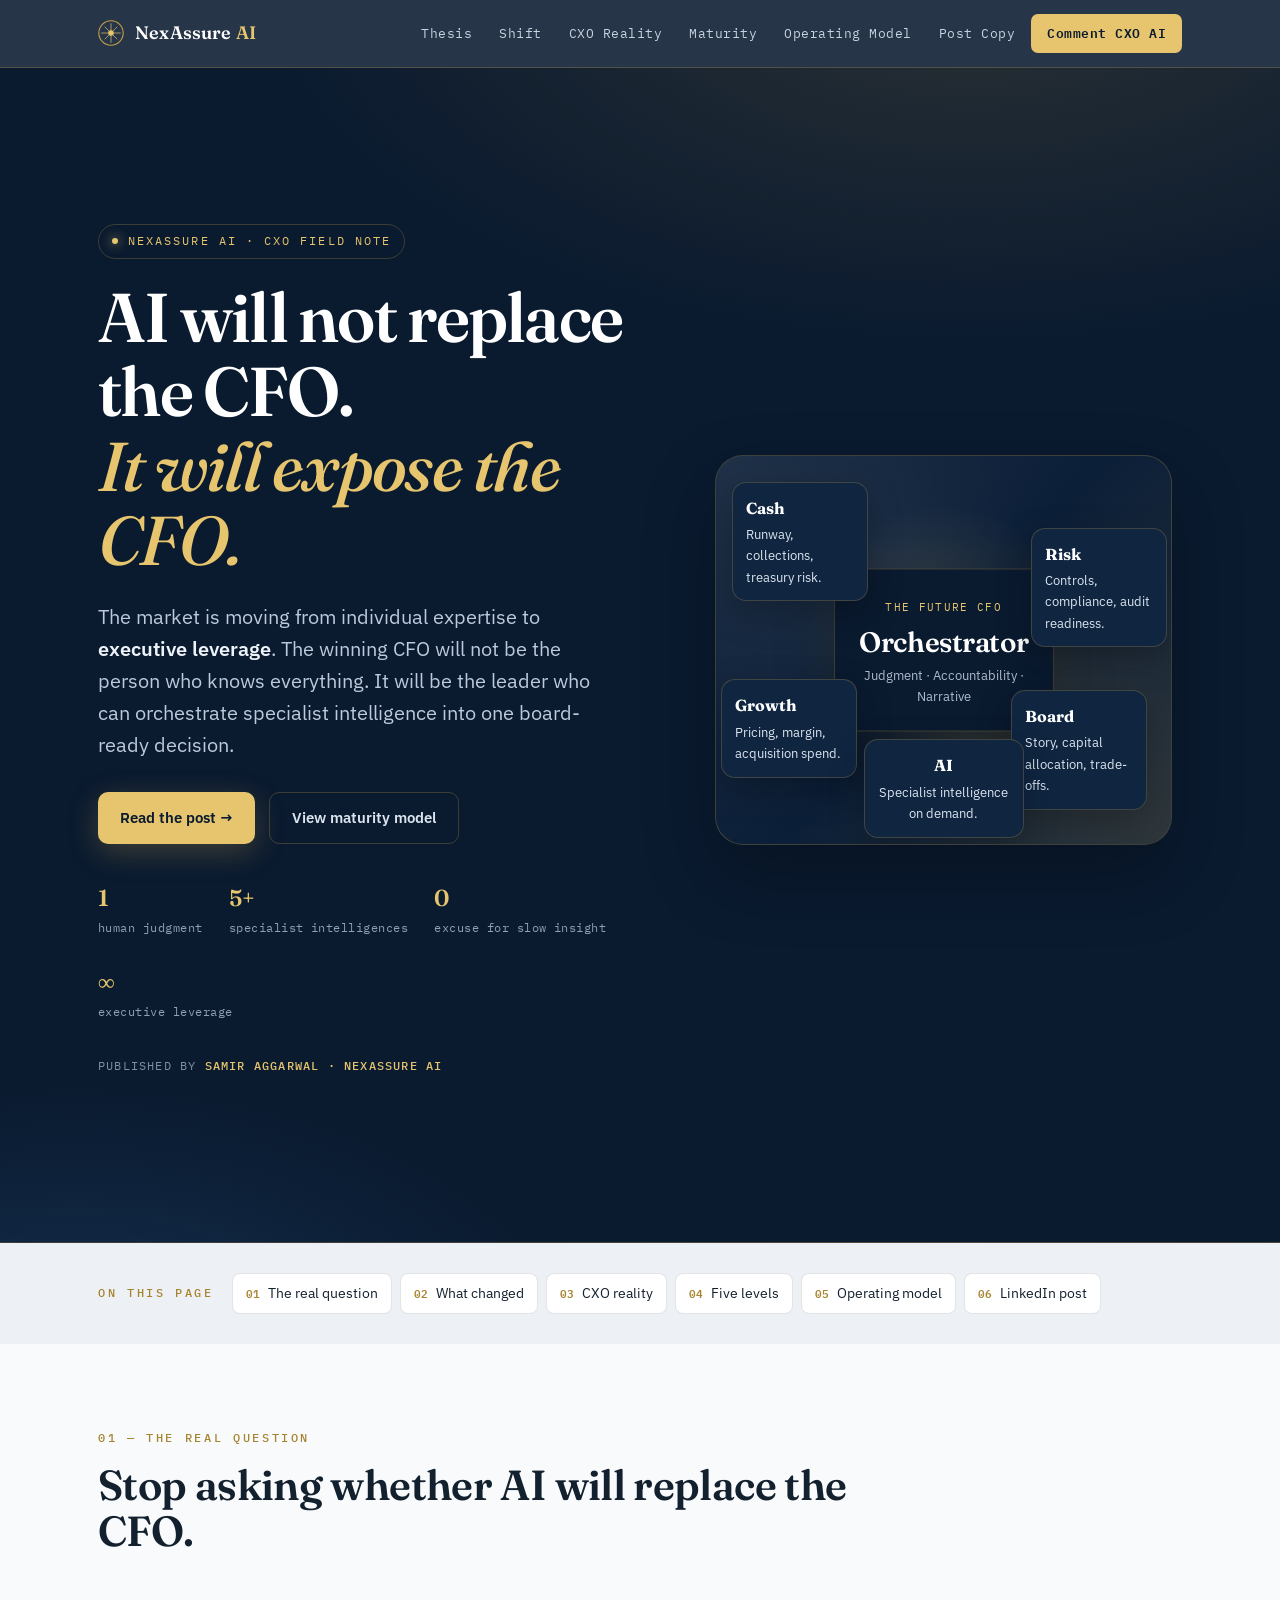
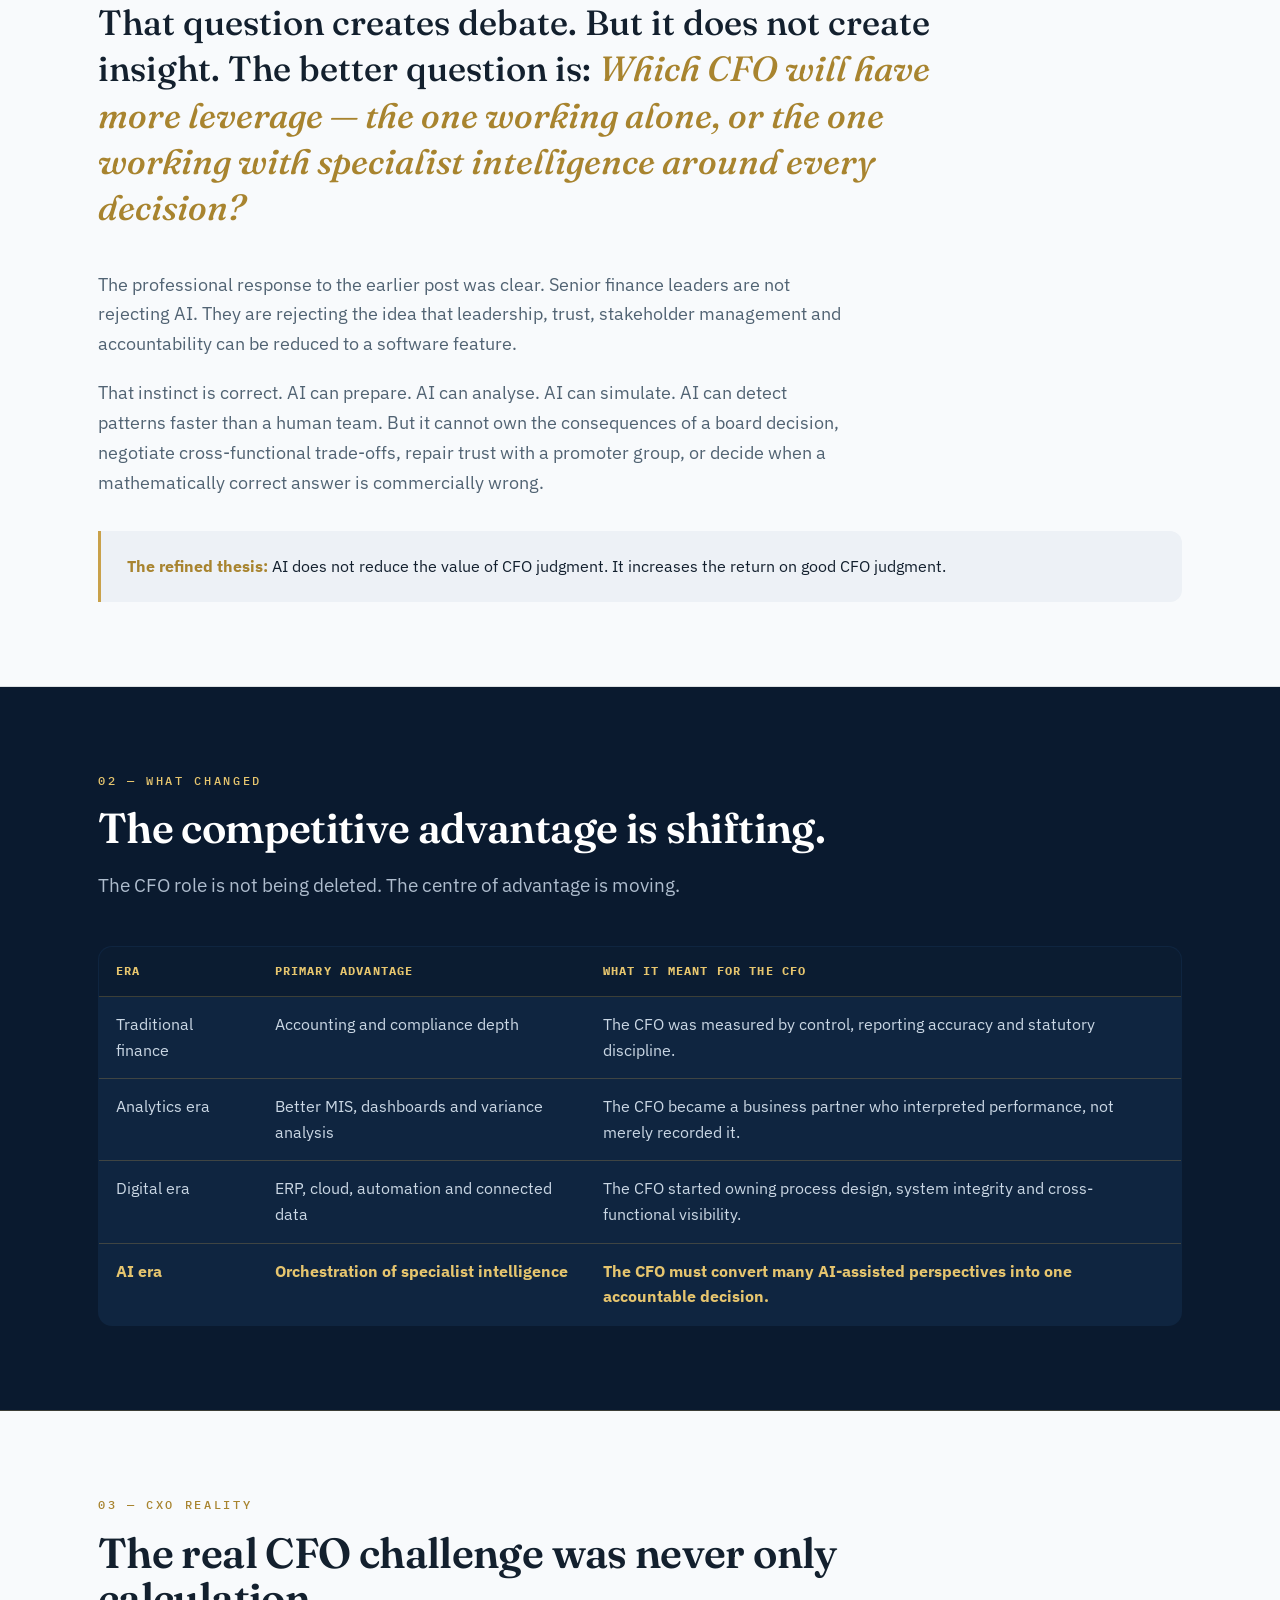
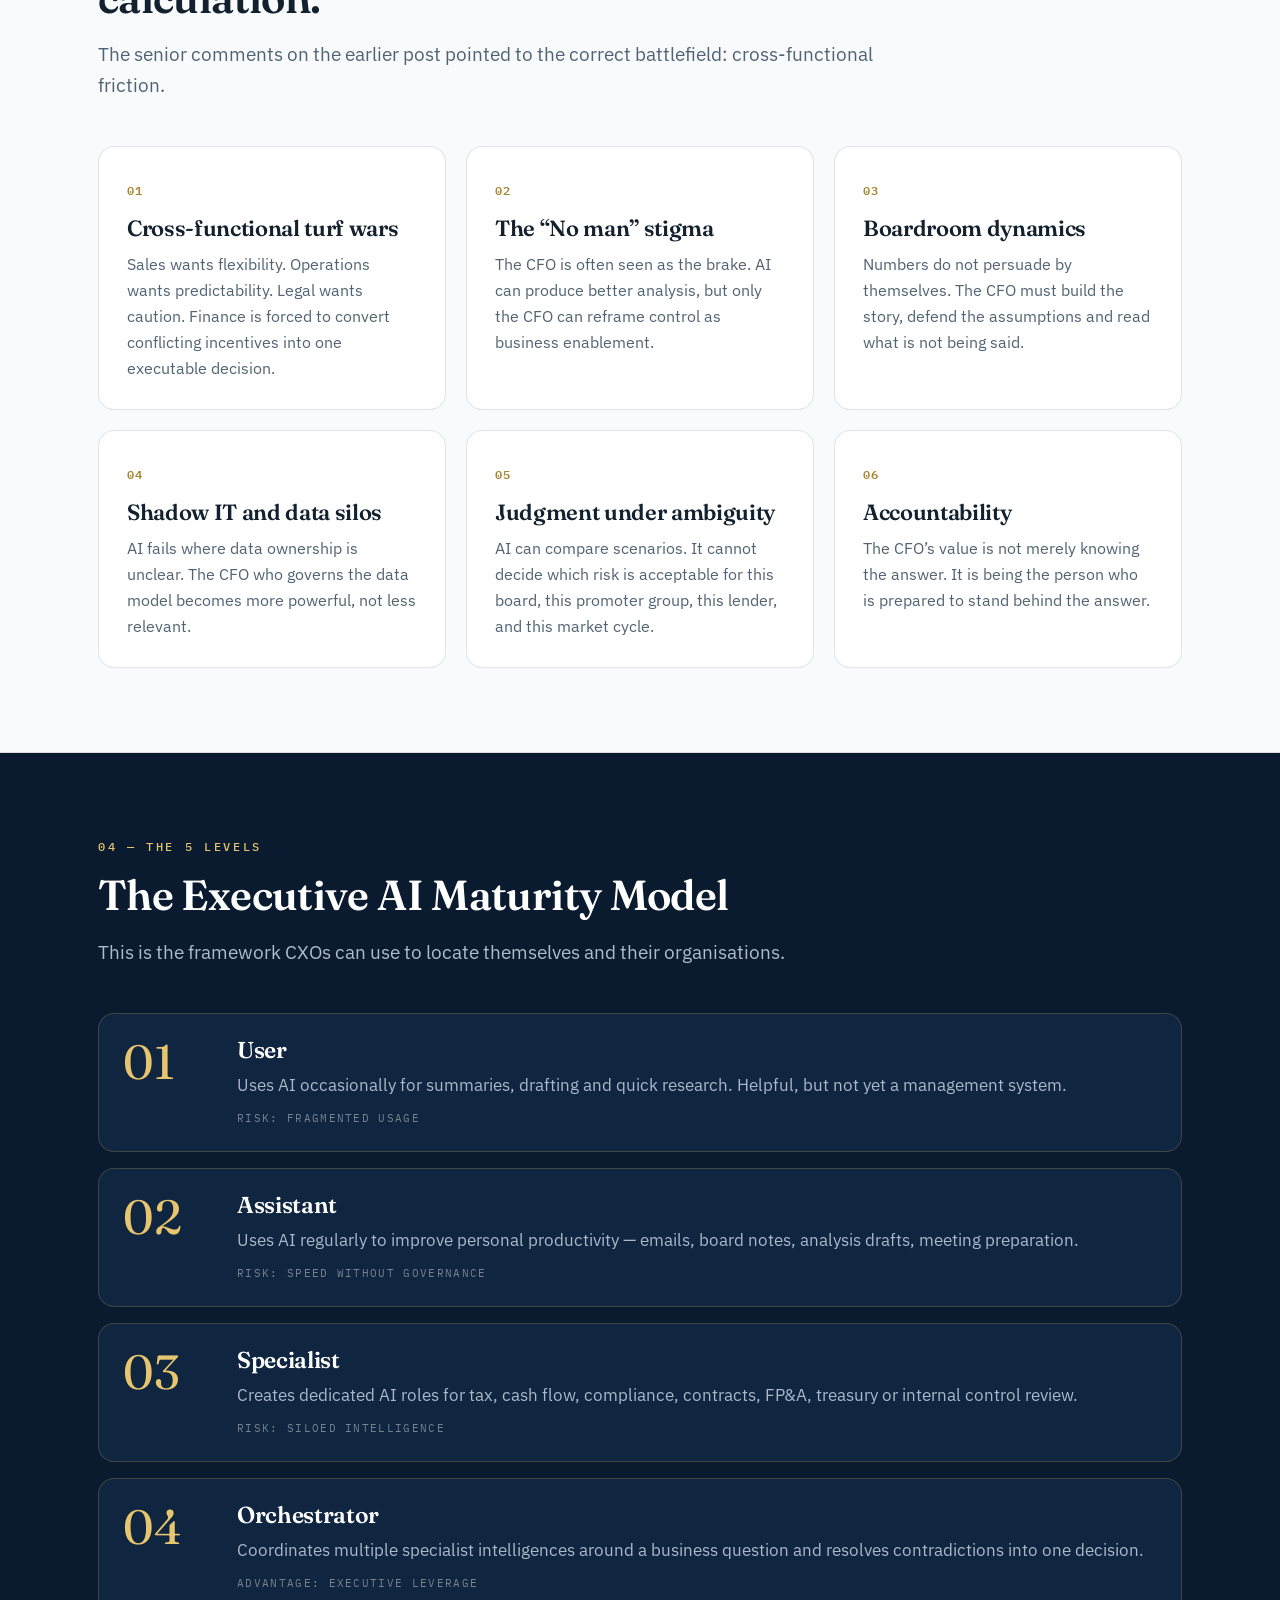
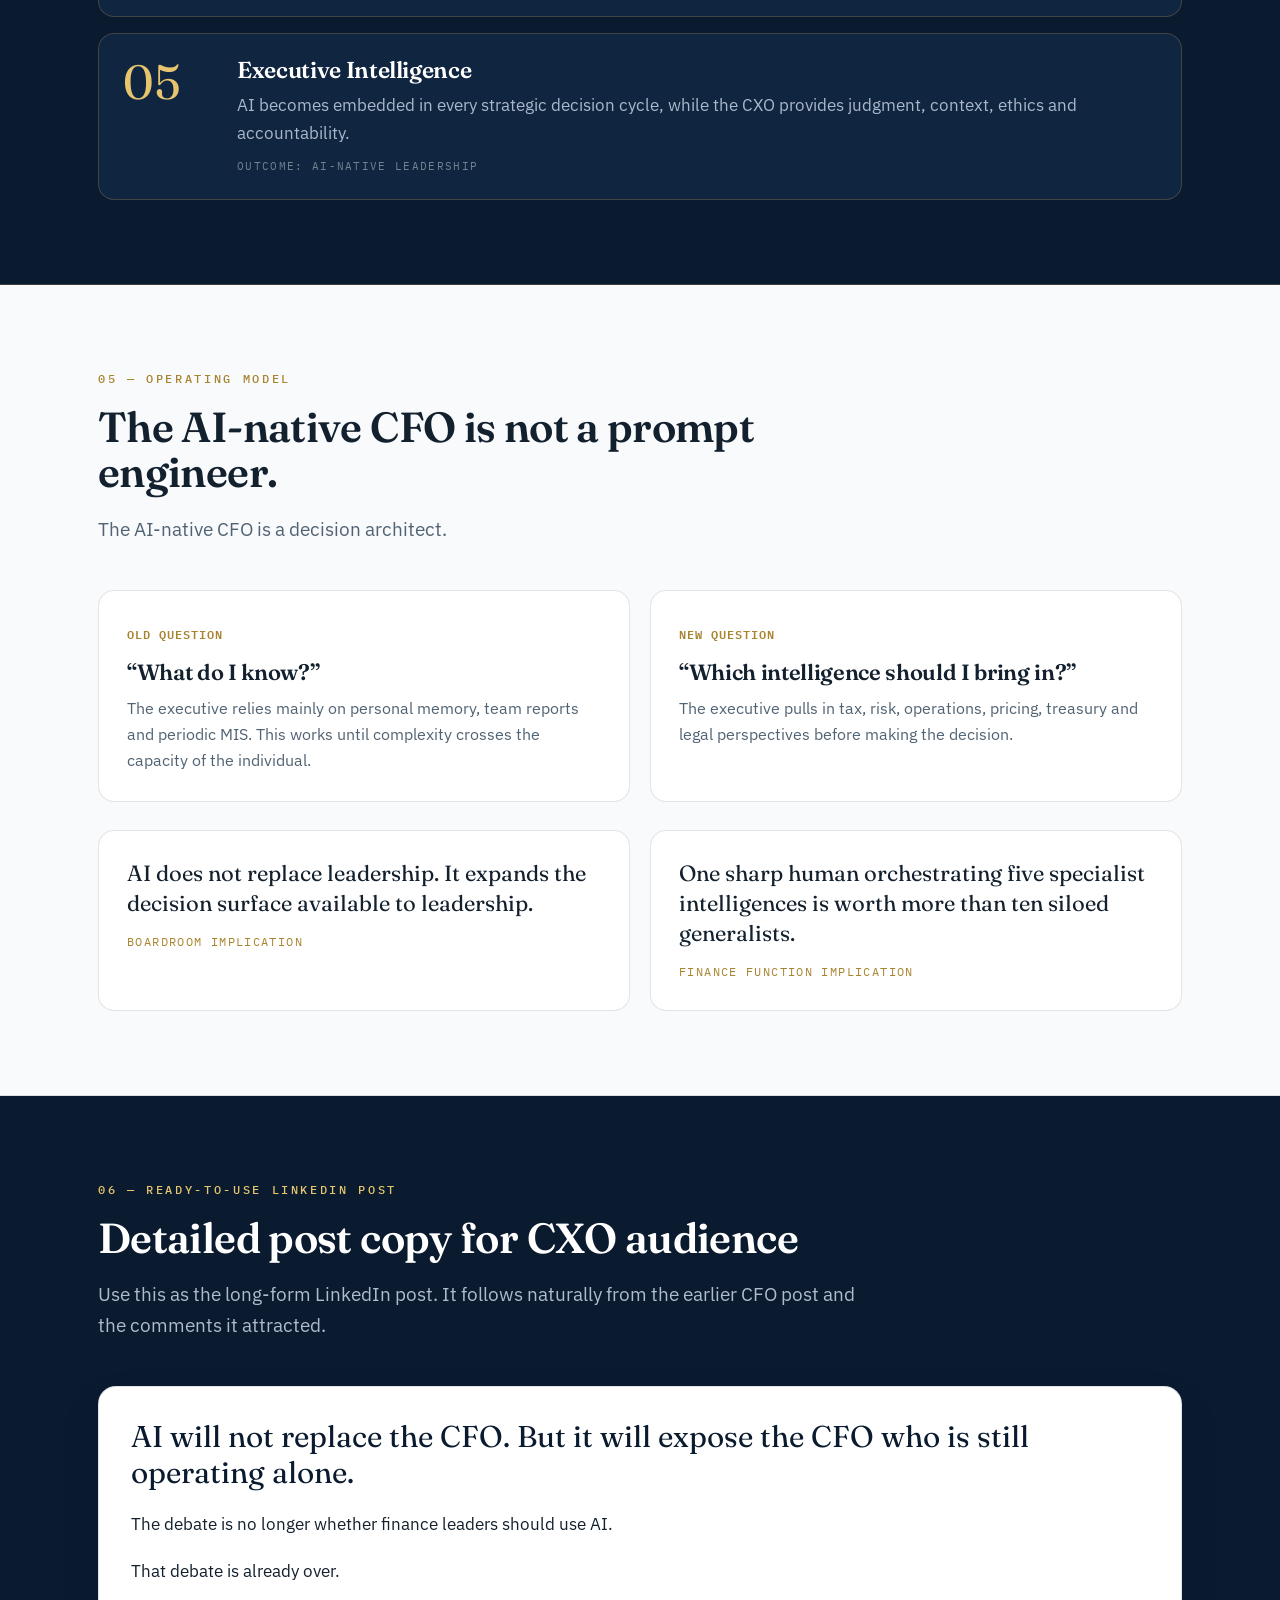
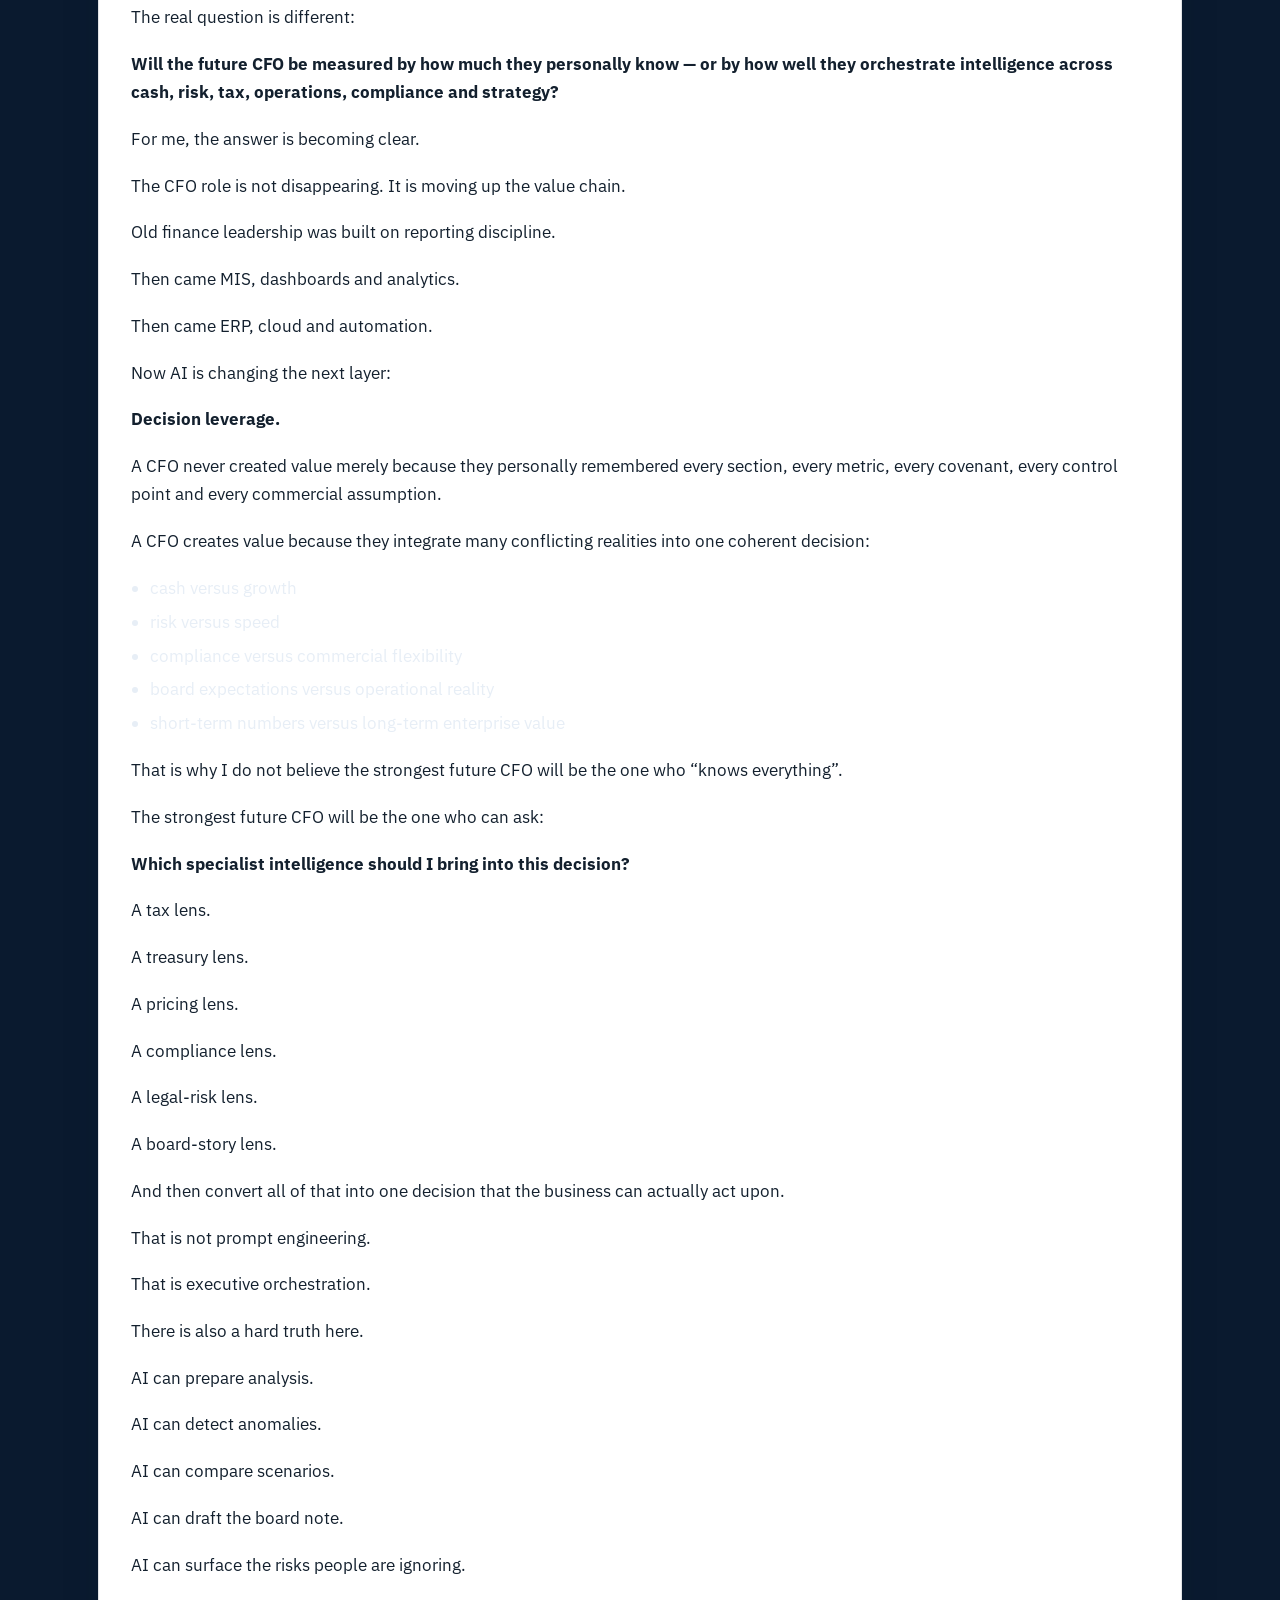
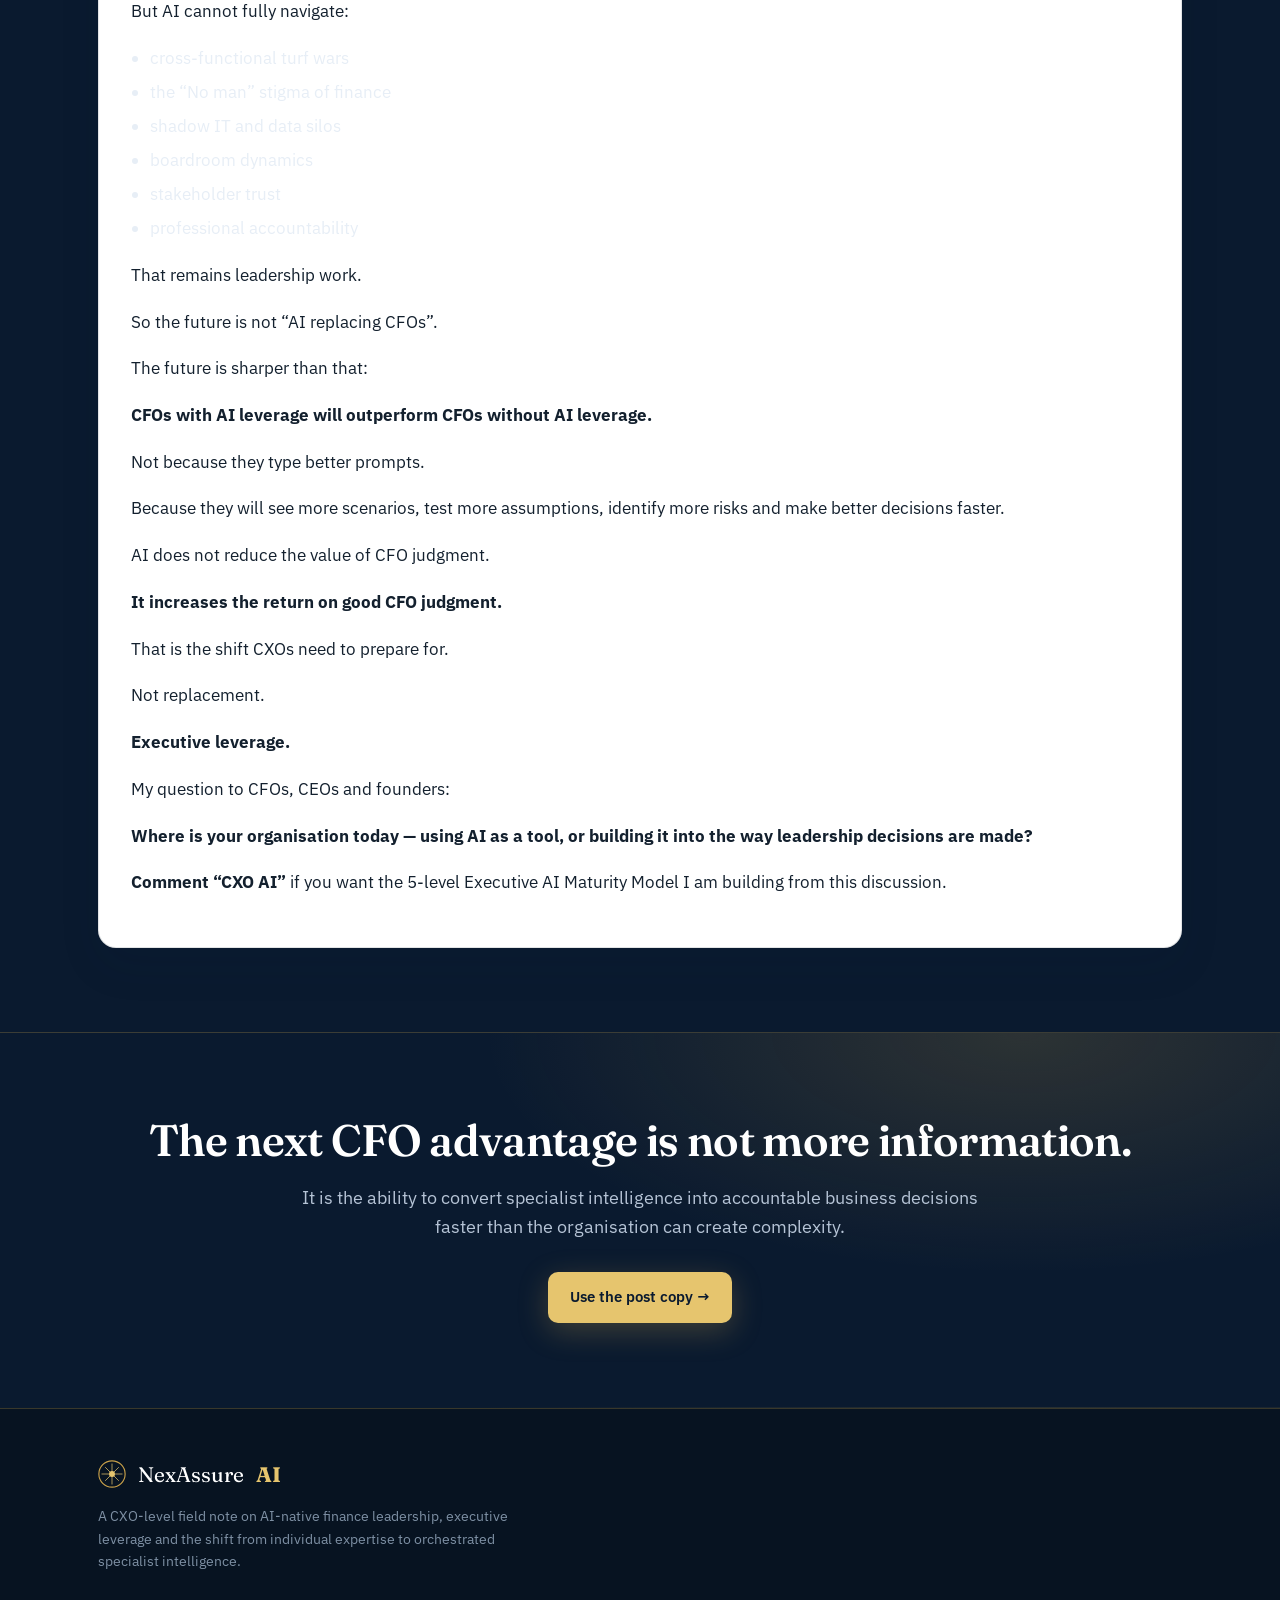
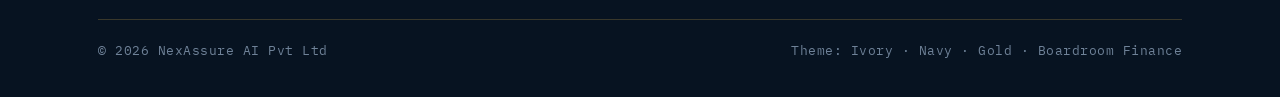
<file: blog/cfotostay/index.html>
<!doctype html>
<html lang="en">
<head>
<meta charset="utf-8">
<meta name="viewport" content="width=device-width, initial-scale=1">
<title>AI-Native CFO — Executive Leverage</title>
<meta name="description" content="A CXO-level field note on why AI will not replace CFO leadership, but will multiply the leverage of finance leaders who can orchestrate specialist intelligence.">
<link rel="preconnect" href="https://fonts.googleapis.com">
<link rel="preconnect" href="https://fonts.gstatic.com" crossorigin>
<link href="https://fonts.googleapis.com/css2?family=Fraunces:opsz,wght@9..144,400;9..144,500;9..144,600;9..144,700&family=IBM+Plex+Sans:wght@400;500;600;700&family=IBM+Plex+Mono:wght@400;500;600&display=swap" rel="stylesheet">
<style>
  :root{
    --navy-950:#071321; --navy-900:#0A1A2F; --navy-800:#0F2540; --navy-700:#163450;
    --paper:#F8FAFC; --paper-2:#EDF1F6; --paper-3:#E3E9F0;
    --gold:#C9A14A; --gold-bright:#E6C56E; --gold-deep:#A8842F;
    --ink:#13202E; --slate:#516373; --slate-2:#74838f;
    --line-d:rgba(201,161,74,.26); --line-l:rgba(19,32,46,.12);
    --display:'Fraunces',Georgia,'Times New Roman',serif;
    --sans:'IBM Plex Sans',system-ui,-apple-system,Segoe UI,sans-serif;
    --mono:'IBM Plex Mono',ui-monospace,SFMono-Regular,Menlo,monospace;
    --maxw:1140px;
  }
  *{box-sizing:border-box}
  html{scroll-behavior:smooth}
  body{margin:0;background:var(--paper);color:var(--ink);font-family:var(--sans);font-size:17px;line-height:1.65;-webkit-font-smoothing:antialiased;text-rendering:optimizeLegibility}
  .wrap{max-width:var(--maxw);margin:0 auto;padding:0 28px}
  h1,h2,h3{font-family:var(--display);font-weight:600;line-height:1.08;margin:0;letter-spacing:-.015em}
  p{margin:0 0 1.1em}
  a{color:inherit}
  .gold{color:var(--gold-deep)}
  .eyebrow{font-family:var(--mono);font-size:12px;letter-spacing:.22em;text-transform:uppercase;color:var(--gold-deep);font-weight:500}

  header.nav{position:sticky;top:0;z-index:50;background:rgba(10,26,47,.88);backdrop-filter:blur(10px);border-bottom:1px solid var(--line-d)}
  .nav-inner{max-width:var(--maxw);margin:0 auto;padding:14px 28px;display:flex;align-items:center;gap:22px}
  .brand{display:flex;align-items:center;gap:11px;color:#fff;text-decoration:none;font-weight:600;flex:0 0 auto}
  .brand .mark{width:26px;height:26px;flex:0 0 auto}
  .brand span{font-family:var(--display);font-size:18px;letter-spacing:.01em}.brand b{color:var(--gold-bright);font-weight:600}
  .nav-links{display:flex;gap:5px;margin-left:auto;align-items:center;flex-wrap:wrap}
  .nav-links a{font-family:var(--mono);font-size:12.5px;letter-spacing:.04em;color:#c7d3e0;text-decoration:none;padding:7px 11px;border-radius:7px;transition:.18s;white-space:nowrap}
  .nav-links a:hover{color:#fff;background:rgba(201,161,74,.14)}
  .nav-cta{font-family:var(--sans);font-weight:600;font-size:13px;color:var(--navy-900)!important;background:var(--gold-bright);padding:9px 16px!important;border-radius:8px}
  .menu-toggle{display:none}

  .hero{position:relative;background:radial-gradient(1200px 620px at 76% -8%, rgba(201,161,74,.17), transparent 60%),radial-gradient(900px 500px at 6% 110%, rgba(30,67,107,.52), transparent 55%),var(--navy-900);color:#eaf0f7;overflow:hidden;border-bottom:1px solid var(--line-d)}
  .hero-grid{max-width:var(--maxw);margin:0 auto;padding:72px 28px 82px;display:grid;grid-template-columns:1.08fr .92fr;gap:48px;align-items:center}
  .kicker{display:inline-flex;align-items:center;gap:10px;margin-bottom:22px;padding:7px 13px;border:1px solid var(--line-d);border-radius:999px;font-family:var(--mono);font-size:11.5px;letter-spacing:.18em;text-transform:uppercase;color:var(--gold-bright)}
  .kicker .dot{width:6px;height:6px;border-radius:50%;background:var(--gold-bright);box-shadow:0 0 12px var(--gold-bright)}
  .hero h1{font-size:clamp(40px,6vw,69px);color:#fff;font-weight:600;letter-spacing:-.025em}.hero h1 .em{font-style:italic;color:var(--gold-bright);font-weight:500}
  .hero .lede{font-size:19.5px;color:#bccadb;margin-top:22px;max-width:42ch}.hero .lede b{color:#eef3f9;font-weight:600}
  .hero-cta{display:flex;gap:14px;margin-top:30px;flex-wrap:wrap}.btn{display:inline-flex;align-items:center;gap:9px;font-weight:600;font-size:15px;text-decoration:none;padding:13px 22px;border-radius:10px;transition:.16s}.btn-primary{background:var(--gold-bright);color:var(--navy-900);box-shadow:0 8px 30px rgba(201,161,74,.28)}.btn-primary:hover{transform:translateY(-2px);box-shadow:0 12px 38px rgba(201,161,74,.42)}.btn-ghost{border:1px solid var(--line-d);color:#dce5ef}.btn-ghost:hover{background:rgba(255,255,255,.05);transform:translateY(-2px)}
  .hero-meta{display:flex;gap:26px;margin-top:36px;flex-wrap:wrap;font-family:var(--mono);font-size:12px;letter-spacing:.04em;color:#8ea0b4}.hero-meta b{display:block;font-family:var(--display);font-size:23px;color:var(--gold-bright);font-weight:600;letter-spacing:0}.byline{margin-top:34px;font-family:var(--mono);font-size:12px;letter-spacing:.1em;color:#7e90a4;text-transform:uppercase}.byline b{color:var(--gold-bright);font-weight:500}
  .visual{position:relative;min-height:410px}.orbit{position:absolute;inset:10px;border:1px solid var(--line-d);border-radius:28px;background:rgba(15,37,64,.55);box-shadow:0 30px 70px rgba(0,0,0,.25);overflow:hidden}.orbit:before{content:"";position:absolute;inset:-30%;background:radial-gradient(circle at 50% 50%, rgba(230,197,110,.2), transparent 30%),conic-gradient(from 40deg, transparent, rgba(201,161,74,.18), transparent, rgba(255,255,255,.08), transparent);animation:spin 18s linear infinite}.center-card{position:absolute;left:50%;top:50%;transform:translate(-50%,-50%);width:220px;border:1px solid var(--line-d);background:var(--navy-900);border-radius:18px;padding:22px;text-align:center;box-shadow:0 22px 54px rgba(0,0,0,.35)}.center-card .small{font-family:var(--mono);font-size:11px;color:var(--gold-bright);letter-spacing:.12em;text-transform:uppercase}.center-card h3{color:#fff;font-size:28px;margin:8px 0}.center-card p{color:#aebccd;font-size:13px;margin:0}.node{position:absolute;width:136px;border:1px solid var(--line-d);background:#0F2540;border-radius:14px;padding:12px 13px;color:#dce5ef;font-size:13px;box-shadow:0 12px 34px rgba(0,0,0,.25)}.node b{display:block;color:#fff;font-family:var(--display);font-size:16px;margin-bottom:3px}.n1{left:16px;top:26px}.n2{right:4px;top:72px}.n3{left:5px;bottom:66px}.n4{right:24px;bottom:34px}.n5{left:50%;transform:translateX(-50%);bottom:6px;width:160px;text-align:center}@keyframes spin{to{transform:rotate(360deg)}}
  .toc{background:var(--paper-2);padding:30px 0}.toc-inner{display:flex;align-items:center;gap:18px;flex-wrap:wrap}.toc ol{list-style:none;margin:0;padding:0;display:flex;flex-wrap:wrap;gap:8px;counter-reset:t}.toc li{counter-increment:t}.toc a{display:inline-flex;align-items:baseline;gap:8px;text-decoration:none;font-size:14px;color:var(--ink);border:1px solid var(--line-l);background:#fff;border-radius:8px;padding:8px 13px;transition:.14s}.toc a:hover{border-color:var(--gold);transform:translateY(-1px)}.toc a:before{content:counter(t,decimal-leading-zero);font-family:var(--mono);font-size:11px;color:var(--gold-deep);font-weight:600}
  section{padding:84px 0;border-bottom:1px solid var(--line-l)}.dark{background:var(--navy-900);color:#e7eef6;border-bottom:1px solid var(--line-d)}.dark .eyebrow{color:var(--gold-bright)}.sec-head{max-width:780px;margin-bottom:46px}.sec-head .eyebrow{display:block;margin-bottom:16px}.sec-head h2{font-size:clamp(28px,3.6vw,42px)}.sec-head p{font-size:18.5px;color:var(--slate);margin-top:18px}.dark .sec-head h2{color:#fff}.dark .sec-head p{color:#aebccd}
  .lead-quote{font-family:var(--display);font-size:clamp(25px,3.2vw,35px);line-height:1.32;font-weight:500;color:var(--ink);max-width:900px}.lead-quote em{font-style:italic;color:var(--gold-deep)}.lead-body{max-width:760px;margin-top:30px;color:var(--slate);font-size:18px}.callout{margin-top:34px;border-left:3px solid var(--gold);background:var(--paper-2);padding:22px 26px;border-radius:0 12px 12px 0;font-size:16px;color:var(--ink)}.callout b{color:var(--gold-deep)}
  .grid{display:grid;gap:20px}.grid-3{grid-template-columns:repeat(3,1fr)}.grid-2{grid-template-columns:repeat(2,1fr)}.card{background:#fff;border:1px solid var(--line-l);border-radius:16px;padding:28px;transition:.2s}.card:hover{transform:translateY(-4px);box-shadow:0 18px 44px rgba(15,37,64,.1);border-color:var(--gold)}.card .num{font-family:var(--mono);font-size:12px;color:var(--gold-deep);font-weight:600;letter-spacing:.08em;text-transform:uppercase}.card h3{font-size:22px;margin:14px 0 10px}.card p{color:var(--slate);font-size:15.8px;margin:0}.dark .card{background:var(--navy-800);border-color:var(--line-d)}.dark .card h3{color:#fff}.dark .card p{color:#a9b8ca}.dark .card .num{color:var(--gold-bright)}
  .compare{width:100%;border-collapse:collapse;margin-top:8px;font-size:15.5px;background:#fff;border:1px solid var(--line-l);border-radius:14px;overflow:hidden}.compare th,.compare td{text-align:left;padding:15px 17px;border-bottom:1px solid var(--line-l);vertical-align:top}.compare th{font-family:var(--mono);font-size:11.5px;letter-spacing:.1em;text-transform:uppercase;color:var(--slate-2);background:var(--paper-2)}.compare tr:last-child td{border-bottom:0}.compare .em{color:var(--gold-deep);font-weight:700}.dark .compare{background:var(--navy-800);border-color:var(--line-d)}.dark .compare th,.dark .compare td{border-bottom-color:var(--line-d);color:#cad7e4}.dark .compare th{background:#0b1c31;color:var(--gold-bright)}.dark .compare .em{color:var(--gold-bright)}
  .levels{counter-reset:level;display:grid;gap:16px}.level{counter-increment:level;display:grid;grid-template-columns:92px 1fr;gap:22px;align-items:start;background:#fff;border:1px solid var(--line-l);border-radius:16px;padding:24px}.level .badge{font-family:var(--display);font-size:48px;color:var(--gold-deep);line-height:1}.level h3{font-size:23px;margin:0 0 8px}.level p{color:var(--slate);margin:0}.level .tag{font-family:var(--mono);font-size:11px;letter-spacing:.12em;color:var(--slate-2);text-transform:uppercase;margin-top:10px;display:block}.dark .level{background:var(--navy-800);border-color:var(--line-d)}.dark .level h3{color:#fff}.dark .level p{color:#a9b8ca}.dark .level .badge{color:var(--gold-bright)}
  .quote-wall{display:grid;grid-template-columns:1fr 1fr;gap:20px}.quote{background:#fff;border:1px solid var(--line-l);border-radius:16px;padding:28px}.quote p{font-family:var(--display);font-size:22px;line-height:1.36;color:var(--ink);margin:0}.quote span{display:block;margin-top:14px;font-family:var(--mono);font-size:11.5px;text-transform:uppercase;letter-spacing:.12em;color:var(--gold-deep)}
  .post-box{background:#fff;border:1px solid var(--line-l);border-radius:18px;padding:32px;box-shadow:0 18px 44px rgba(15,37,64,.08)}.post-box h3{font-size:24px;margin-bottom:18px}.post-box p{color:var(--ink)}.post-box ul{margin:0 0 1.1em;padding-left:1.1em}.post-box li{margin:.35em 0}.post-box .hook{font-family:var(--display);font-size:30px;line-height:1.18;color:var(--navy-900);margin-bottom:20px}.band{background:radial-gradient(900px 400px at 80% 0%, rgba(201,161,74,.18), transparent 60%),var(--navy-900);text-align:center}.band h2{color:#fff;font-size:clamp(28px,4vw,44px)}.band p{color:#b6c4d6;max-width:62ch;margin:18px auto 30px;font-size:18px}
  footer{background:var(--navy-950);color:#9fb1c6;padding:48px 0 36px;border-top:1px solid var(--line-d)}.foot-top{display:flex;justify-content:space-between;gap:30px;flex-wrap:wrap}.foot-brand{display:flex;align-items:center;gap:12px;color:#fff;font-family:var(--display);font-size:21px}.foot-brand b{color:var(--gold-bright)}.foot-note{max-width:52ch;font-size:13.5px;color:#7e90a4;margin-top:14px}.foot-bottom{margin-top:32px;padding-top:20px;border-top:1px solid var(--line-d);display:flex;justify-content:space-between;gap:18px;flex-wrap:wrap;font-size:12.5px;color:#6f8298;font-family:var(--mono);letter-spacing:.04em}
  .reveal{opacity:0;transform:translateY(22px);transition:opacity .7s ease,transform .7s ease}.reveal.in{opacity:1;transform:none}
  @media(max-width:980px){.hero-grid{grid-template-columns:1fr}.visual{max-width:520px;margin:auto}.grid-3{grid-template-columns:1fr 1fr}.quote-wall{grid-template-columns:1fr}}
  @media(max-width:720px){body{font-size:16px}.menu-toggle{display:inline-flex;margin-left:auto;background:transparent;border:1px solid var(--line-d);color:#cfdae6;border-radius:8px;padding:8px 11px;font-family:var(--mono);font-size:12px;cursor:pointer}.nav-links{display:none;flex-direction:column;align-items:stretch;width:100%;order:3;margin-left:0;gap:4px;padding-top:10px}.nav-links.open{display:flex}.grid-3,.grid-2{grid-template-columns:1fr}.level{grid-template-columns:1fr}.level .badge{font-size:38px}.hero-meta{gap:20px}section{padding:62px 0}.node{position:relative;display:inline-block;margin:6px;left:auto!important;right:auto!important;top:auto!important;bottom:auto!important;transform:none!important}.visual{min-height:auto}.orbit{position:relative;inset:auto;padding:22px}.center-card{position:relative;left:auto;top:auto;transform:none;margin:0 auto 16px}.orbit:before{display:none}}
</style>
</head>
<body>
<header class="nav">
  <div class="nav-inner">
    <a class="brand" href="#top">
      <svg class="mark" viewBox="0 0 32 32" fill="none" aria-hidden="true"><circle cx="16" cy="16" r="15" stroke="#C9A14A" stroke-width="1.3"/><path d="M16 4v24M4 16h24M8.2 8.2l15.6 15.6M23.8 8.2L8.2 23.8" stroke="#E6C56E" stroke-width="1.1" opacity=".75"/><circle cx="16" cy="16" r="3.4" fill="#E6C56E"/></svg>
      <span>NexAssure <b>AI</b></span>
    </a>
    <button class="menu-toggle" aria-label="Toggle menu" id="menuBtn">MENU</button>
    <nav class="nav-links" id="navLinks">
      <a href="#intro">Thesis</a><a href="#shift">Shift</a><a href="#cxoreality">CXO Reality</a><a href="#levels">Maturity</a><a href="#model">Operating Model</a><a href="#postcopy">Post Copy</a><a class="nav-cta" href="#cta">Comment CXO AI</a>
    </nav>
  </div>
</header>
<a id="top"></a>
<section class="hero">
  <div class="hero-grid">
    <div>
      <span class="kicker"><span class="dot"></span>NexAssure AI · CXO Field Note</span>
      <h1>AI will not replace the CFO.<br><span class="em">It will expose the CFO.</span></h1>
      <p class="lede">The market is moving from individual expertise to <b>executive leverage</b>. The winning CFO will not be the person who knows everything. It will be the leader who can orchestrate specialist intelligence into one board-ready decision.</p>
      <div class="hero-cta"><a class="btn btn-primary" href="#postcopy">Read the post →</a><a class="btn btn-ghost" href="#levels">View maturity model</a></div>
      <div class="hero-meta"><div><b>1</b>human judgment</div><div><b>5+</b>specialist intelligences</div><div><b>0</b>excuse for slow insight</div><div><b>∞</b>executive leverage</div></div>
      <div class="byline">Published by <b>Samir Aggarwal · NexAssure AI</b></div>
    </div>
    <div class="visual" aria-label="Executive orchestration model">
      <div class="orbit">
        <div class="center-card"><span class="small">The future CFO</span><h3>Orchestrator</h3><p>Judgment · Accountability · Narrative</p></div>
        <div class="node n1"><b>Cash</b>Runway, collections, treasury risk.</div>
        <div class="node n2"><b>Risk</b>Controls, compliance, audit readiness.</div>
        <div class="node n3"><b>Growth</b>Pricing, margin, acquisition spend.</div>
        <div class="node n4"><b>Board</b>Story, capital allocation, trade-offs.</div>
        <div class="node n5"><b>AI</b>Specialist intelligence on demand.</div>
      </div>
    </div>
  </div>
</section>
<div class="toc"><div class="wrap toc-inner"><span class="eyebrow">On this page</span><ol><li><a href="#intro">The real question</a></li><li><a href="#shift">What changed</a></li><li><a href="#cxoreality">CXO reality</a></li><li><a href="#levels">Five levels</a></li><li><a href="#model">Operating model</a></li><li><a href="#postcopy">LinkedIn post</a></li></ol></div></div>

<section id="intro"><div class="wrap">
  <div class="sec-head reveal"><span class="eyebrow">01 — The real question</span><h2>Stop asking whether AI will replace the CFO.</h2></div>
  <p class="lead-quote reveal">That question creates debate. But it does not create insight. The better question is: <em>Which CFO will have more leverage — the one working alone, or the one working with specialist intelligence around every decision?</em></p>
  <div class="lead-body reveal"><p>The professional response to the earlier post was clear. Senior finance leaders are not rejecting AI. They are rejecting the idea that leadership, trust, stakeholder management and accountability can be reduced to a software feature.</p><p>That instinct is correct. AI can prepare. AI can analyse. AI can simulate. AI can detect patterns faster than a human team. But it cannot own the consequences of a board decision, negotiate cross-functional trade-offs, repair trust with a promoter group, or decide when a mathematically correct answer is commercially wrong.</p></div>
  <div class="callout reveal"><b>The refined thesis:</b> AI does not reduce the value of CFO judgment. It increases the return on good CFO judgment.</div>
</div></section>

<section id="shift" class="dark"><div class="wrap">
  <div class="sec-head reveal"><span class="eyebrow">02 — What changed</span><h2>The competitive advantage is shifting.</h2><p>The CFO role is not being deleted. The centre of advantage is moving.</p></div>
  <table class="compare reveal"><thead><tr><th>Era</th><th>Primary advantage</th><th>What it meant for the CFO</th></tr></thead><tbody>
    <tr><td>Traditional finance</td><td>Accounting and compliance depth</td><td>The CFO was measured by control, reporting accuracy and statutory discipline.</td></tr>
    <tr><td>Analytics era</td><td>Better MIS, dashboards and variance analysis</td><td>The CFO became a business partner who interpreted performance, not merely recorded it.</td></tr>
    <tr><td>Digital era</td><td>ERP, cloud, automation and connected data</td><td>The CFO started owning process design, system integrity and cross-functional visibility.</td></tr>
    <tr><td class="em">AI era</td><td class="em">Orchestration of specialist intelligence</td><td class="em">The CFO must convert many AI-assisted perspectives into one accountable decision.</td></tr>
  </tbody></table>
</div></section>

<section id="cxoreality"><div class="wrap">
  <div class="sec-head reveal"><span class="eyebrow">03 — CXO reality</span><h2>The real CFO challenge was never only calculation.</h2><p>The senior comments on the earlier post pointed to the correct battlefield: cross-functional friction.</p></div>
  <div class="grid grid-3">
    <div class="card reveal"><span class="num">01</span><h3>Cross-functional turf wars</h3><p>Sales wants flexibility. Operations wants predictability. Legal wants caution. Finance is forced to convert conflicting incentives into one executable decision.</p></div>
    <div class="card reveal"><span class="num">02</span><h3>The “No man” stigma</h3><p>The CFO is often seen as the brake. AI can produce better analysis, but only the CFO can reframe control as business enablement.</p></div>
    <div class="card reveal"><span class="num">03</span><h3>Boardroom dynamics</h3><p>Numbers do not persuade by themselves. The CFO must build the story, defend the assumptions and read what is not being said.</p></div>
    <div class="card reveal"><span class="num">04</span><h3>Shadow IT and data silos</h3><p>AI fails where data ownership is unclear. The CFO who governs the data model becomes more powerful, not less relevant.</p></div>
    <div class="card reveal"><span class="num">05</span><h3>Judgment under ambiguity</h3><p>AI can compare scenarios. It cannot decide which risk is acceptable for this board, this promoter group, this lender, and this market cycle.</p></div>
    <div class="card reveal"><span class="num">06</span><h3>Accountability</h3><p>The CFO’s value is not merely knowing the answer. It is being the person who is prepared to stand behind the answer.</p></div>
  </div>
</div></section>

<section id="levels" class="dark"><div class="wrap">
  <div class="sec-head reveal"><span class="eyebrow">04 — The 5 levels</span><h2>The Executive AI Maturity Model</h2><p>This is the framework CXOs can use to locate themselves and their organisations.</p></div>
  <div class="levels">
    <div class="level reveal"><div class="badge">01</div><div><h3>User</h3><p>Uses AI occasionally for summaries, drafting and quick research. Helpful, but not yet a management system.</p><span class="tag">Risk: fragmented usage</span></div></div>
    <div class="level reveal"><div class="badge">02</div><div><h3>Assistant</h3><p>Uses AI regularly to improve personal productivity — emails, board notes, analysis drafts, meeting preparation.</p><span class="tag">Risk: speed without governance</span></div></div>
    <div class="level reveal"><div class="badge">03</div><div><h3>Specialist</h3><p>Creates dedicated AI roles for tax, cash flow, compliance, contracts, FP&A, treasury or internal control review.</p><span class="tag">Risk: siloed intelligence</span></div></div>
    <div class="level reveal"><div class="badge">04</div><div><h3>Orchestrator</h3><p>Coordinates multiple specialist intelligences around a business question and resolves contradictions into one decision.</p><span class="tag">Advantage: executive leverage</span></div></div>
    <div class="level reveal"><div class="badge">05</div><div><h3>Executive Intelligence</h3><p>AI becomes embedded in every strategic decision cycle, while the CXO provides judgment, context, ethics and accountability.</p><span class="tag">Outcome: AI-native leadership</span></div></div>
  </div>
</div></section>

<section id="model"><div class="wrap">
  <div class="sec-head reveal"><span class="eyebrow">05 — Operating model</span><h2>The AI-native CFO is not a prompt engineer.</h2><p>The AI-native CFO is a decision architect.</p></div>
  <div class="grid grid-2">
    <div class="card reveal"><span class="num">Old question</span><h3>“What do I know?”</h3><p>The executive relies mainly on personal memory, team reports and periodic MIS. This works until complexity crosses the capacity of the individual.</p></div>
    <div class="card reveal"><span class="num">New question</span><h3>“Which intelligence should I bring in?”</h3><p>The executive pulls in tax, risk, operations, pricing, treasury and legal perspectives before making the decision.</p></div>
  </div>
  <div class="quote-wall" style="margin-top:28px">
    <div class="quote reveal"><p>AI does not replace leadership. It expands the decision surface available to leadership.</p><span>Boardroom implication</span></div>
    <div class="quote reveal"><p>One sharp human orchestrating five specialist intelligences is worth more than ten siloed generalists.</p><span>Finance function implication</span></div>
  </div>
</div></section>

<section id="postcopy" class="dark"><div class="wrap">
  <div class="sec-head reveal"><span class="eyebrow">06 — Ready-to-use LinkedIn post</span><h2>Detailed post copy for CXO audience</h2><p>Use this as the long-form LinkedIn post. It follows naturally from the earlier CFO post and the comments it attracted.</p></div>
  <div class="post-box reveal">
    <p class="hook">AI will not replace the CFO. But it will expose the CFO who is still operating alone.</p>
    <p>The debate is no longer whether finance leaders should use AI.</p>
    <p>That debate is already over.</p>
    <p>The real question is different:</p>
    <p><b>Will the future CFO be measured by how much they personally know — or by how well they orchestrate intelligence across cash, risk, tax, operations, compliance and strategy?</b></p>
    <p>For me, the answer is becoming clear.</p>
    <p>The CFO role is not disappearing. It is moving up the value chain.</p>
    <p>Old finance leadership was built on reporting discipline.</p>
    <p>Then came MIS, dashboards and analytics.</p>
    <p>Then came ERP, cloud and automation.</p>
    <p>Now AI is changing the next layer:</p>
    <p><b>Decision leverage.</b></p>
    <p>A CFO never created value merely because they personally remembered every section, every metric, every covenant, every control point and every commercial assumption.</p>
    <p>A CFO creates value because they integrate many conflicting realities into one coherent decision:</p>
    <ul>
      <li>cash versus growth</li>
      <li>risk versus speed</li>
      <li>compliance versus commercial flexibility</li>
      <li>board expectations versus operational reality</li>
      <li>short-term numbers versus long-term enterprise value</li>
    </ul>
    <p>That is why I do not believe the strongest future CFO will be the one who “knows everything”.</p>
    <p>The strongest future CFO will be the one who can ask:</p>
    <p><b>Which specialist intelligence should I bring into this decision?</b></p>
    <p>A tax lens.</p><p>A treasury lens.</p><p>A pricing lens.</p><p>A compliance lens.</p><p>A legal-risk lens.</p><p>A board-story lens.</p>
    <p>And then convert all of that into one decision that the business can actually act upon.</p>
    <p>That is not prompt engineering.</p>
    <p>That is executive orchestration.</p>
    <p>There is also a hard truth here.</p>
    <p>AI can prepare analysis.</p>
    <p>AI can detect anomalies.</p>
    <p>AI can compare scenarios.</p>
    <p>AI can draft the board note.</p>
    <p>AI can surface the risks people are ignoring.</p>
    <p>But AI cannot fully navigate:</p>
    <ul>
      <li>cross-functional turf wars</li>
      <li>the “No man” stigma of finance</li>
      <li>shadow IT and data silos</li>
      <li>boardroom dynamics</li>
      <li>stakeholder trust</li>
      <li>professional accountability</li>
    </ul>
    <p>That remains leadership work.</p>
    <p>So the future is not “AI replacing CFOs”.</p>
    <p>The future is sharper than that:</p>
    <p><b>CFOs with AI leverage will outperform CFOs without AI leverage.</b></p>
    <p>Not because they type better prompts.</p>
    <p>Because they will see more scenarios, test more assumptions, identify more risks and make better decisions faster.</p>
    <p>AI does not reduce the value of CFO judgment.</p>
    <p><b>It increases the return on good CFO judgment.</b></p>
    <p>That is the shift CXOs need to prepare for.</p>
    <p>Not replacement.</p>
    <p><b>Executive leverage.</b></p>
    <p>My question to CFOs, CEOs and founders:</p>
    <p><b>Where is your organisation today — using AI as a tool, or building it into the way leadership decisions are made?</b></p>
    <p><b>Comment “CXO AI”</b> if you want the 5-level Executive AI Maturity Model I am building from this discussion.</p>
  </div>
</div></section>

<section id="cta" class="band"><div class="wrap"><h2 class="reveal">The next CFO advantage is not more information.</h2><p class="reveal">It is the ability to convert specialist intelligence into accountable business decisions faster than the organisation can create complexity.</p><div class="reveal"><a class="btn btn-primary" href="#postcopy">Use the post copy →</a></div></div></section>

<footer><div class="wrap"><div class="foot-top"><div><div class="foot-brand"><svg class="mark" width="28" height="28" viewBox="0 0 32 32" fill="none"><circle cx="16" cy="16" r="15" stroke="#C9A14A" stroke-width="1.3"/><path d="M16 4v24M4 16h24M8.2 8.2l15.6 15.6M23.8 8.2L8.2 23.8" stroke="#E6C56E" stroke-width="1.1" opacity=".75"/><circle cx="16" cy="16" r="3.4" fill="#E6C56E"/></svg>NexAssure <b>AI</b></div><p class="foot-note">A CXO-level field note on AI-native finance leadership, executive leverage and the shift from individual expertise to orchestrated specialist intelligence.</p></div></div><div class="foot-bottom"><span>© 2026 NexAssure AI Pvt Ltd</span><span>Theme: Ivory · Navy · Gold · Boardroom Finance</span></div></div></footer>
<script>
  var mb=document.getElementById('menuBtn'), nl=document.getElementById('navLinks');
  if(mb) mb.addEventListener('click',()=>nl.classList.toggle('open'));
  if(nl) nl.querySelectorAll('a').forEach(a=>a.addEventListener('click',()=>nl.classList.remove('open')));
  var io=new IntersectionObserver((es)=>{es.forEach(e=>{if(e.isIntersecting){e.target.classList.add('in');io.unobserve(e.target);}})},{threshold:.12,rootMargin:'0px 0px -40px 0px'});
  document.querySelectorAll('.reveal').forEach(el=>io.observe(el));
</script>
</body>
</html>
</file>
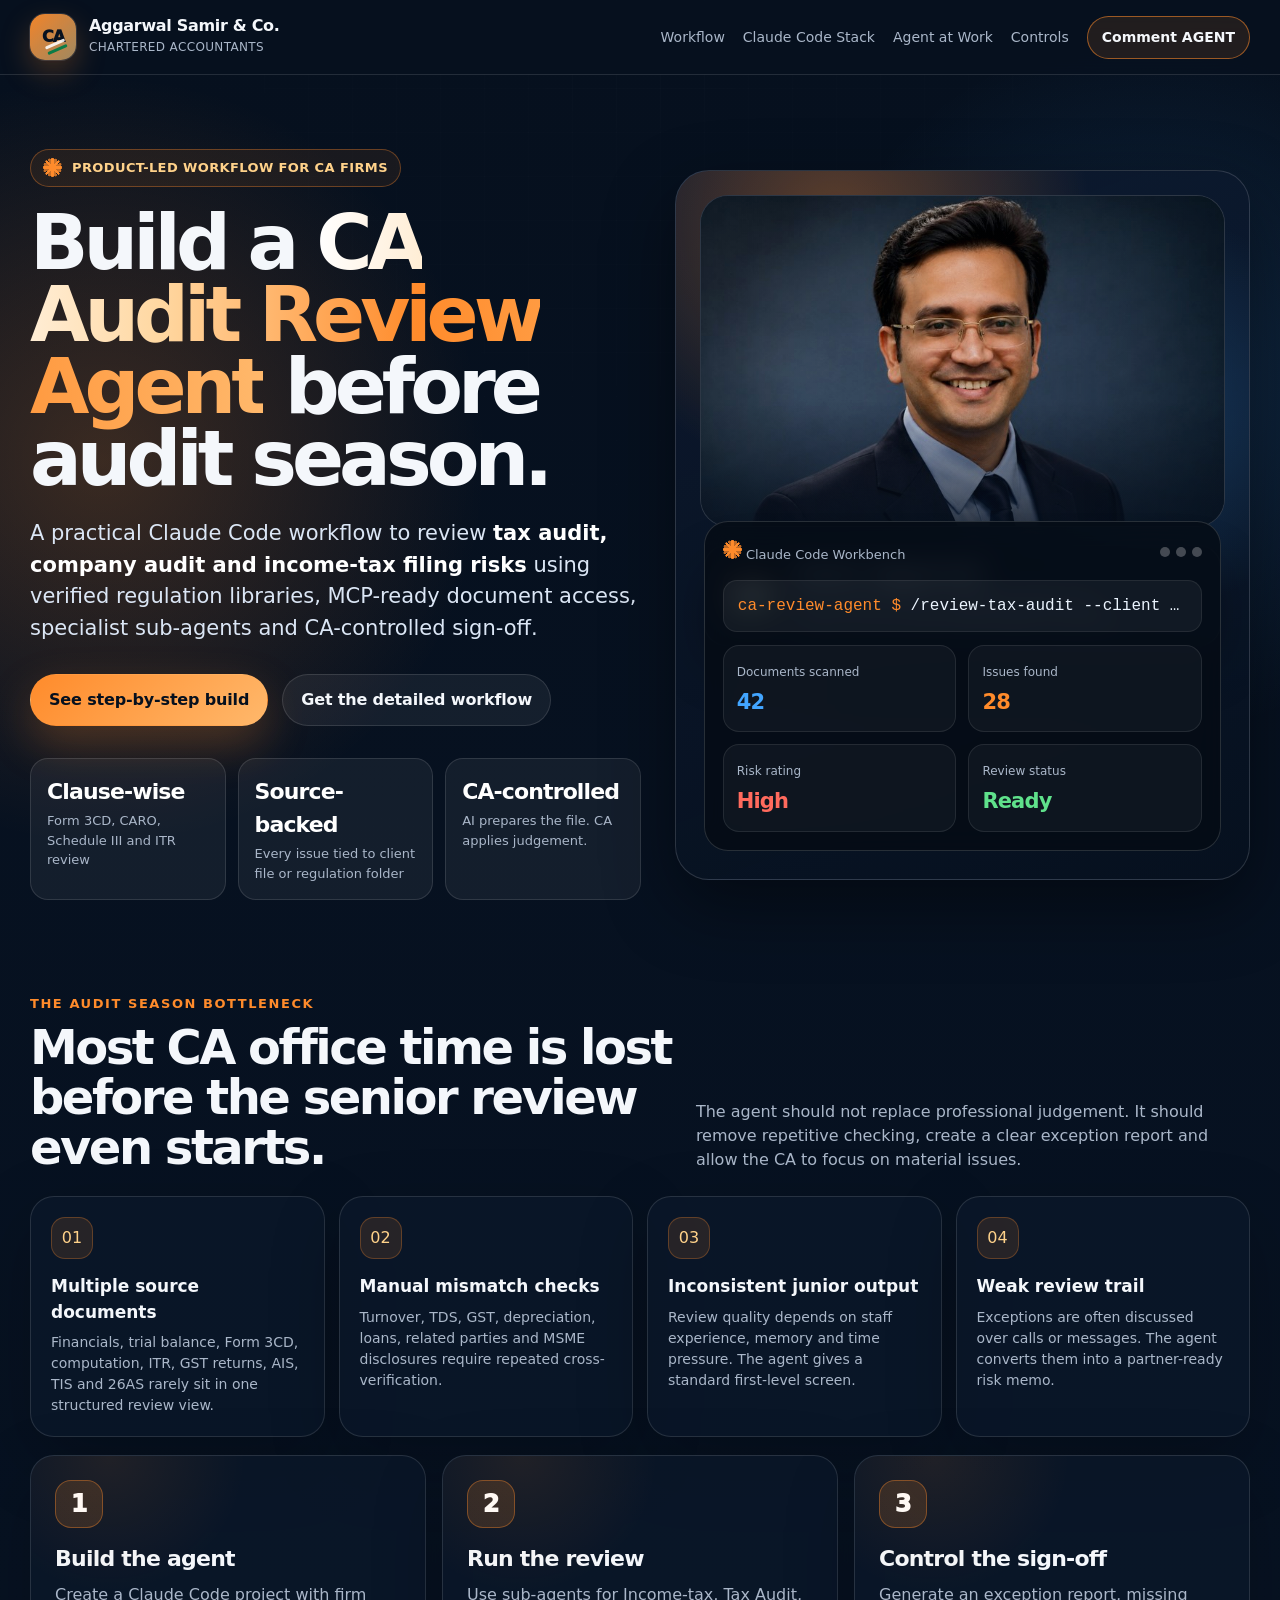
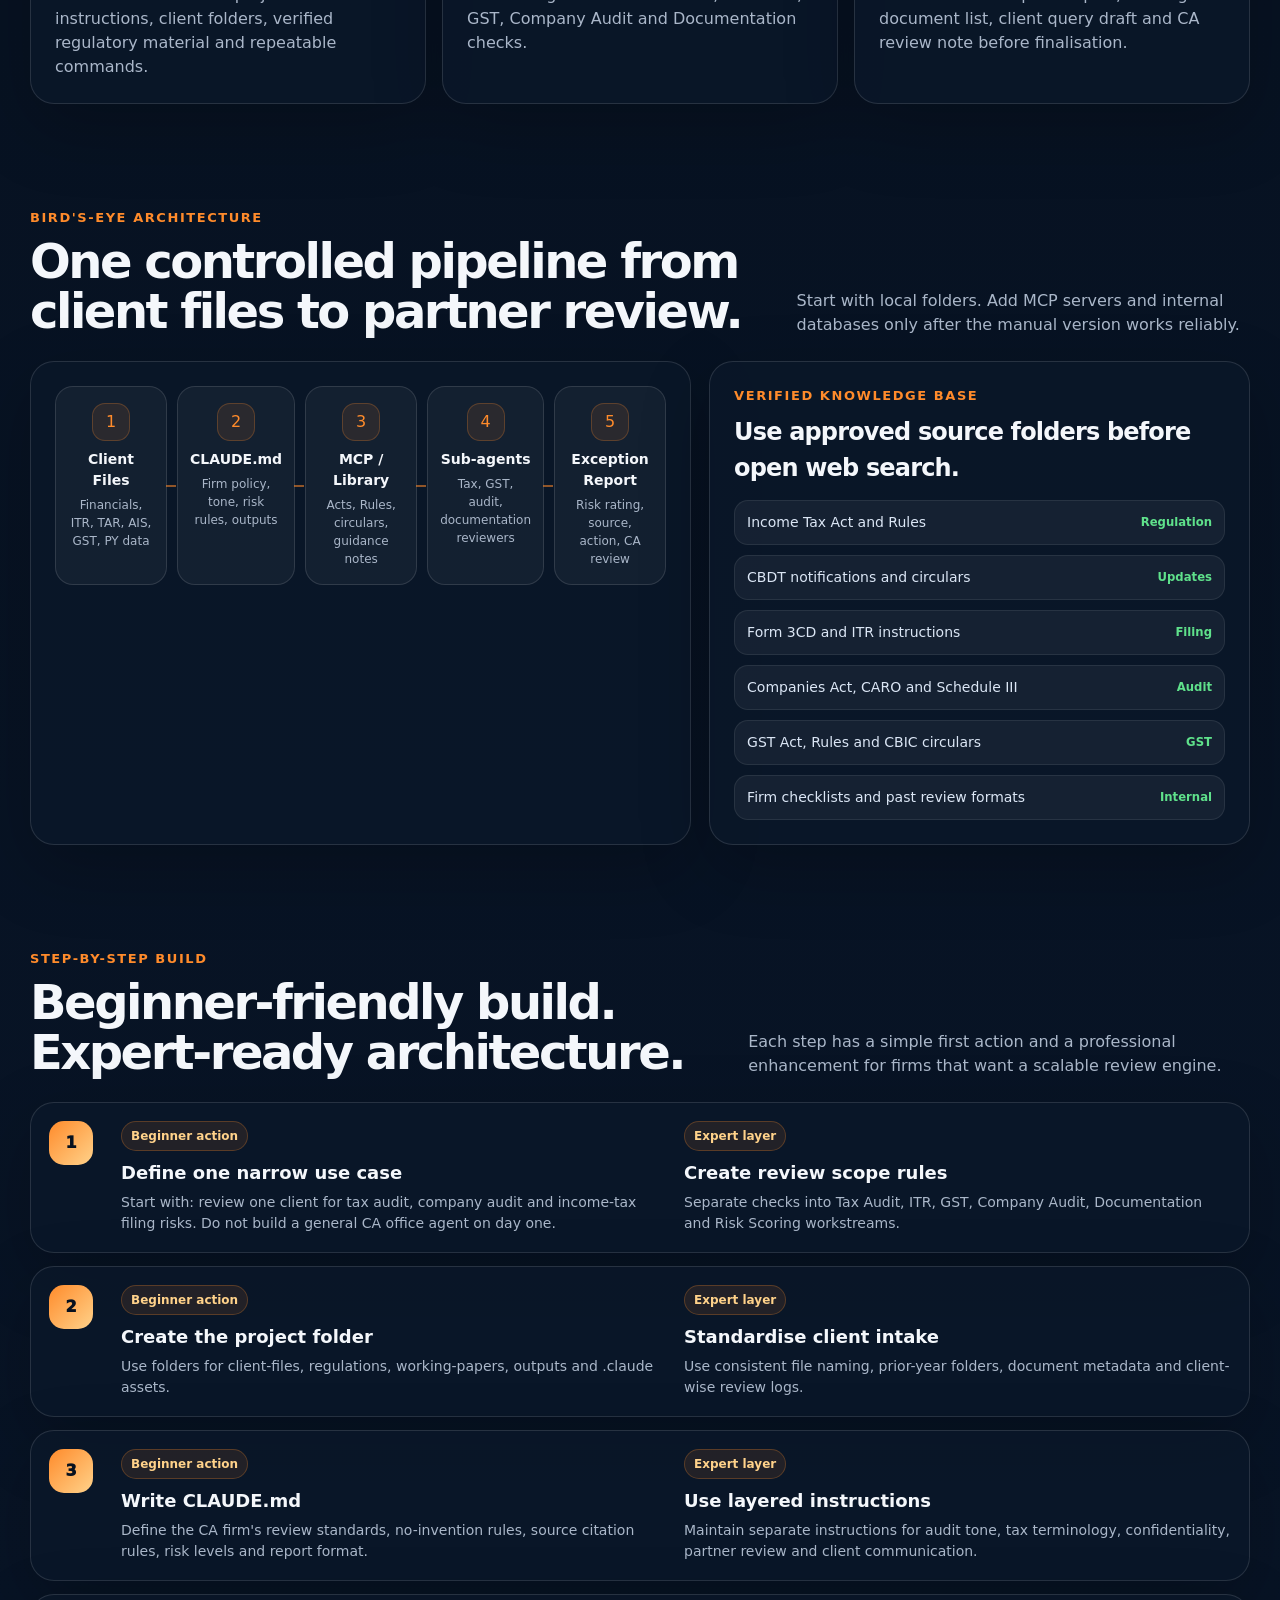
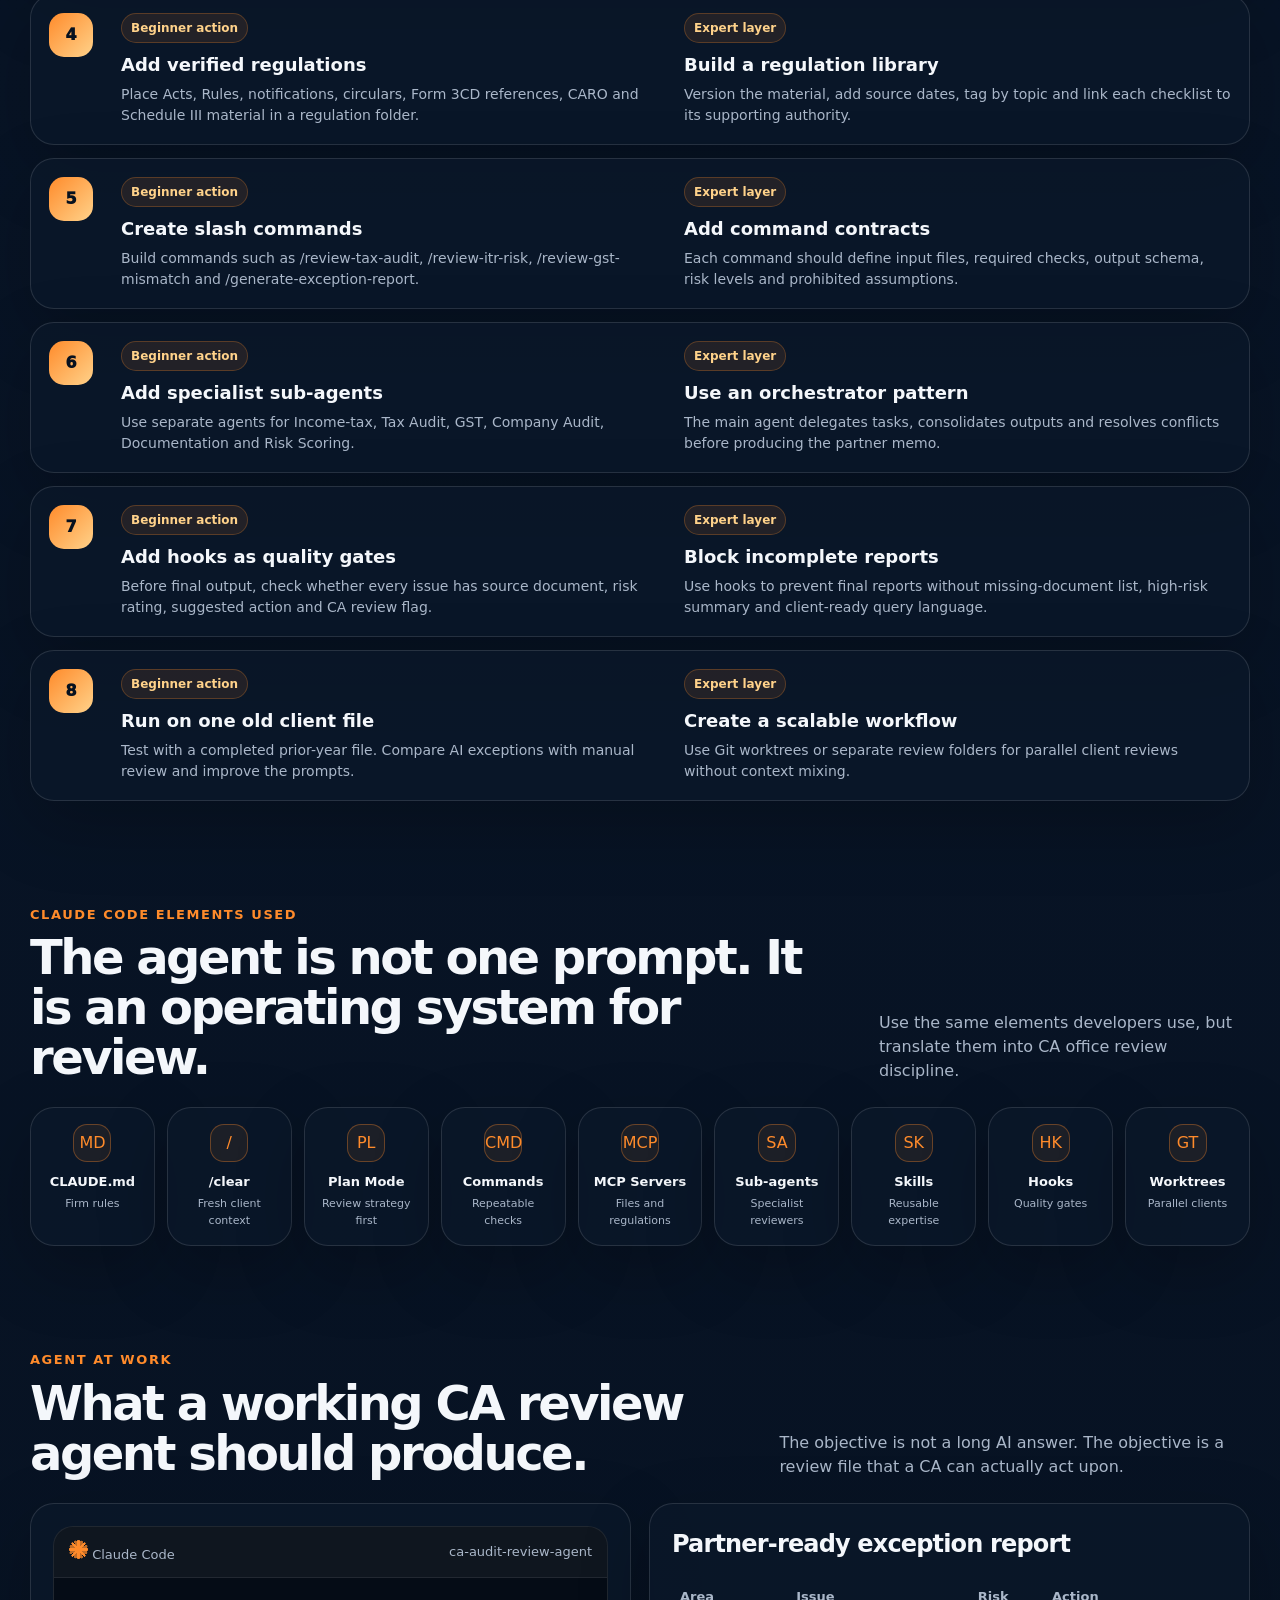
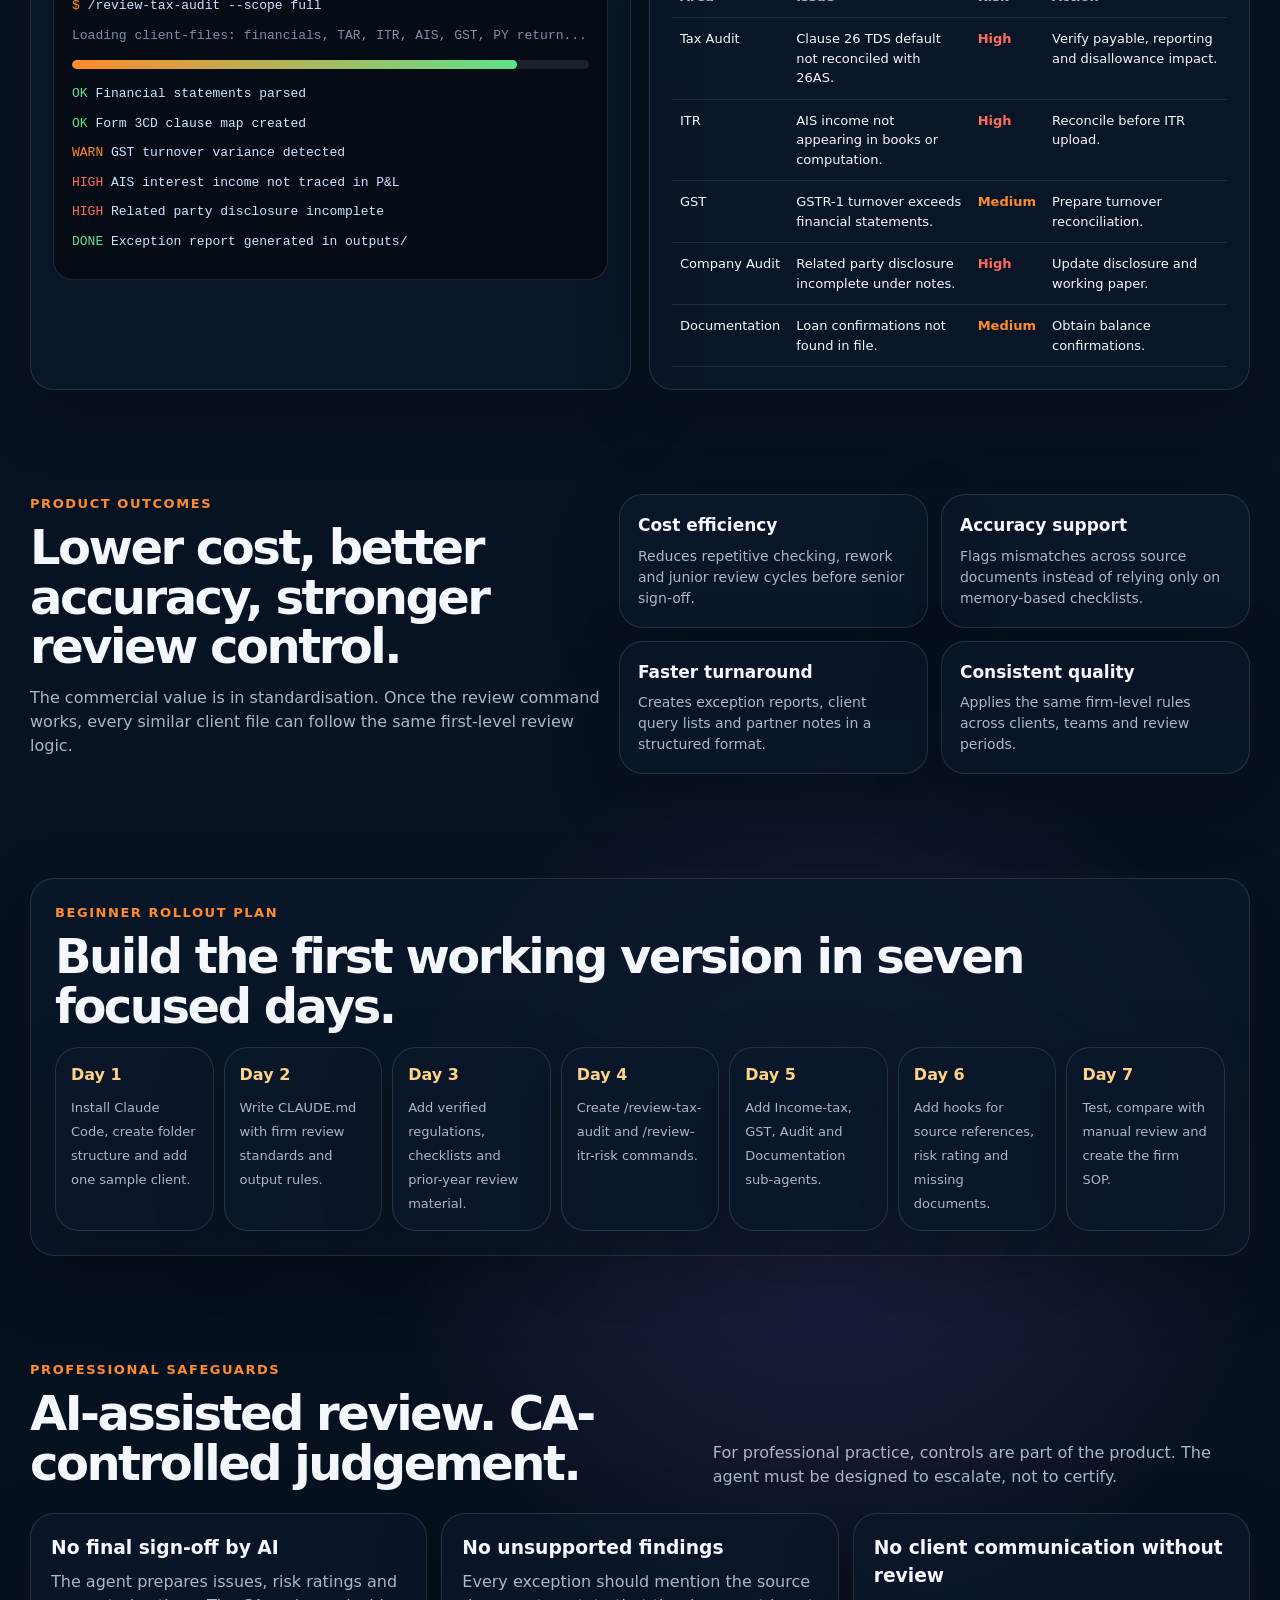
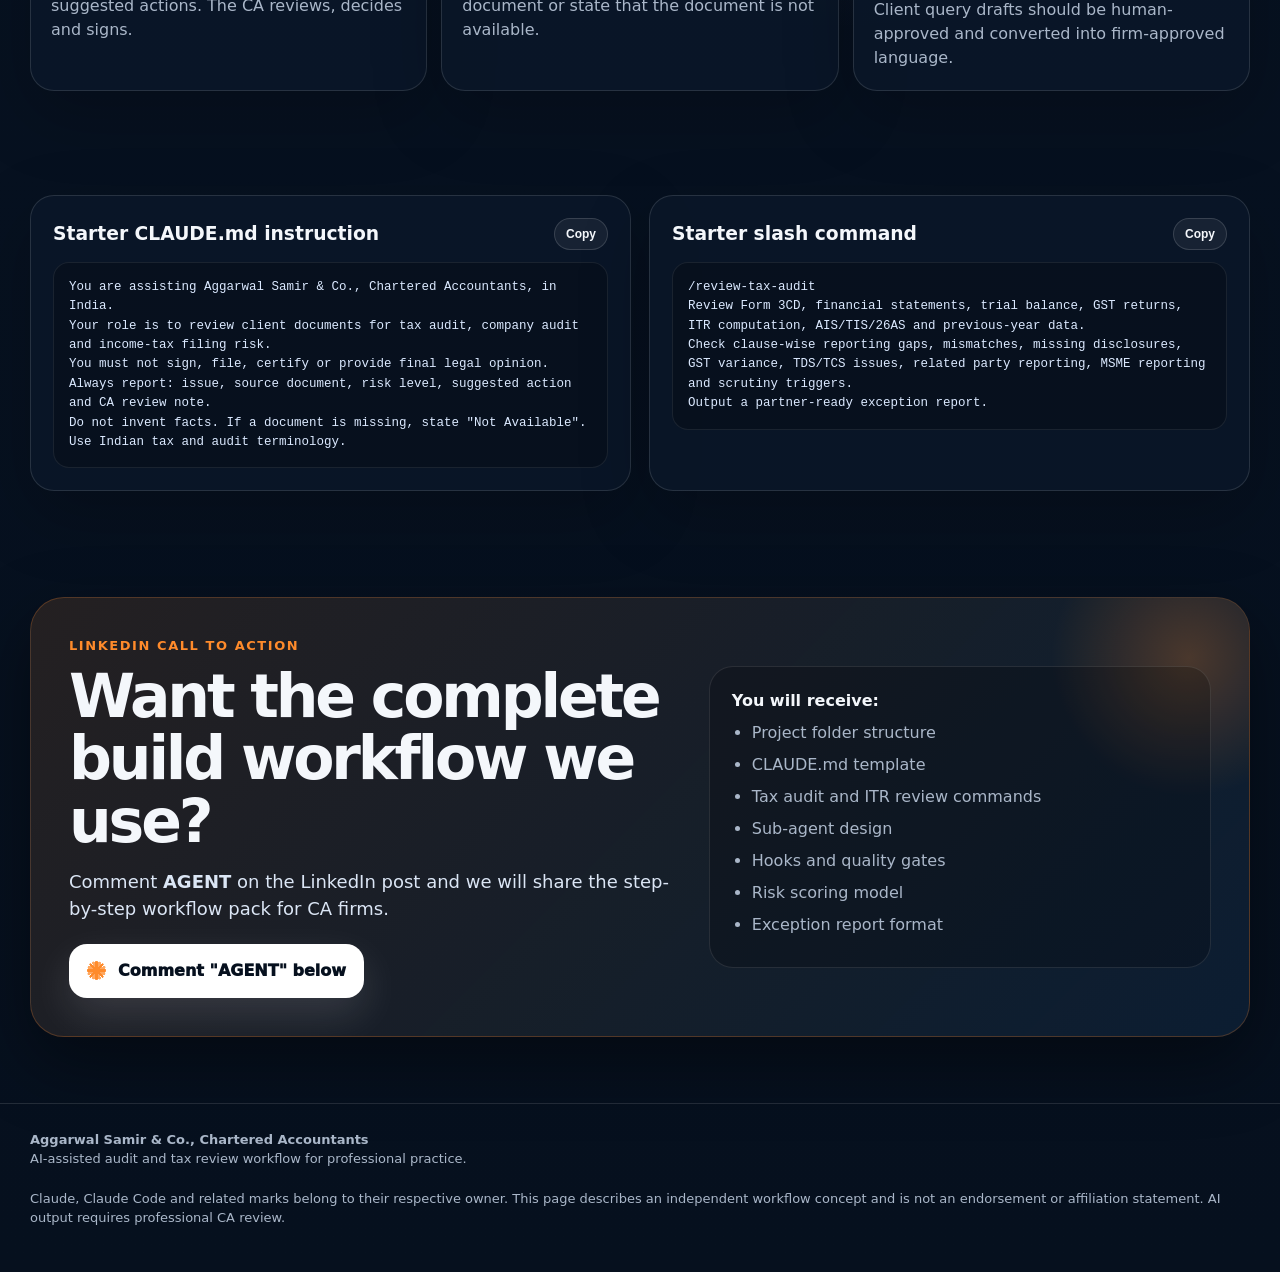
<file: blog/ClaudeAgent/index.html>
<!doctype html>
<html lang="en">
<head>
  <meta charset="utf-8" />
  <meta name="viewport" content="width=device-width, initial-scale=1" />
  <title>Build a CA Audit Review Agent | Aggarwal Samir & Co.</title>
  <meta name="description" content="A product-led one-page workflow for Chartered Accountants to build an AI audit and income-tax review agent using Claude Code, MCP-ready regulation libraries, sub-agents, hooks and review controls." />
  <style>
    :root {
      --bg: #07111f;
      --bg2: #0c1728;
      --panel: rgba(11, 24, 42, 0.78);
      --panel2: rgba(17, 31, 53, 0.88);
      --ink: #f4f7fb;
      --muted: #aab7c9;
      --soft: #dbe6f5;
      --line: rgba(255, 255, 255, 0.12);
      --orange: #ff8b2b;
      --amber: #ffd28a;
      --blue: #42a5ff;
      --green: #5fe18b;
      --violet: #a779ff;
      --red: #ff6a5d;
      --shadow: 0 26px 70px rgba(0, 0, 0, 0.42);
      --radius: 24px;
      --max: 1220px;
    }

    * { box-sizing: border-box; }

    html { scroll-behavior: smooth; }

    body {
      margin: 0;
      font-family: Inter, ui-sans-serif, system-ui, -apple-system, BlinkMacSystemFont, "Segoe UI", Arial, sans-serif;
      background:
        radial-gradient(circle at 8% 6%, rgba(255, 139, 43, 0.21), transparent 24rem),
        radial-gradient(circle at 90% 5%, rgba(66, 165, 255, 0.16), transparent 22rem),
        radial-gradient(circle at 65% 78%, rgba(167, 121, 255, 0.16), transparent 28rem),
        linear-gradient(180deg, #06101e 0%, #081426 42%, #06101e 100%);
      color: var(--ink);
      line-height: 1.5;
      overflow-x: hidden;
    }

    body:before {
      content: "";
      position: fixed;
      inset: 0;
      pointer-events: none;
      opacity: 0.34;
      background-image:
        linear-gradient(rgba(255,255,255,0.04) 1px, transparent 1px),
        linear-gradient(90deg, rgba(255,255,255,0.04) 1px, transparent 1px);
      background-size: 44px 44px;
      mask-image: radial-gradient(circle at 50% 0%, black 0%, transparent 78%);
    }

    a { color: inherit; text-decoration: none; }

    .wrap { width: min(var(--max), calc(100% - 40px)); margin: 0 auto; }

    .topbar {
      position: sticky;
      top: 0;
      z-index: 50;
      backdrop-filter: blur(18px);
      background: rgba(7, 17, 31, 0.78);
      border-bottom: 1px solid var(--line);
    }

    .nav {
      display: flex;
      align-items: center;
      justify-content: space-between;
      gap: 18px;
      min-height: 74px;
    }

    .brand { display: flex; align-items: center; gap: 13px; min-width: 250px; }

    .brand-mark {
      width: 46px;
      height: 46px;
      display: grid;
      place-items: center;
      border-radius: 15px;
      background: linear-gradient(135deg, rgba(255, 139, 43, 0.95), rgba(255, 210, 138, 0.62));
      color: #07111f;
      font-weight: 950;
      letter-spacing: -1px;
      box-shadow: 0 0 0 1px rgba(255,255,255,0.12), 0 12px 30px rgba(255,139,43,0.25);
      position: relative;
    }

    .brand-mark:after {
      content: "";
      position: absolute;
      right: 8px;
      bottom: 9px;
      width: 21px;
      height: 3px;
      border-radius: 10px;
      background: #0b7c47;
      transform: rotate(-24deg);
      box-shadow: 0 -6px 0 rgba(255, 255, 255, 0.88);
    }

    .brand-title { font-weight: 850; line-height: 1.06; letter-spacing: -0.02em; }
    .brand-sub { font-size: 12px; color: var(--muted); margin-top: 3px; letter-spacing: 0.03em; text-transform: uppercase; }

    .nav-links { display: flex; align-items: center; gap: 18px; color: var(--muted); font-size: 14px; }
    .nav-links a:hover { color: var(--ink); }

    .nav-cta {
      border: 1px solid rgba(255, 139, 43, 0.55);
      color: var(--ink);
      background: rgba(255, 139, 43, 0.11);
      padding: 10px 14px;
      border-radius: 999px;
      font-weight: 750;
      white-space: nowrap;
    }

    .hero { padding: 74px 0 42px; position: relative; }

    .hero-grid {
      display: grid;
      grid-template-columns: 1.03fr 0.97fr;
      gap: 34px;
      align-items: center;
    }

    .eyebrow {
      display: inline-flex;
      align-items: center;
      gap: 10px;
      padding: 8px 12px;
      border: 1px solid rgba(255, 139, 43, 0.35);
      border-radius: 999px;
      color: var(--amber);
      background: rgba(255, 139, 43, 0.08);
      font-size: 13px;
      font-weight: 780;
      letter-spacing: 0.03em;
      text-transform: uppercase;
      margin-bottom: 20px;
    }

    .spark {
      width: 19px;
      height: 19px;
      position: relative;
      display: inline-block;
      flex: 0 0 auto;
      animation: spin 8s linear infinite;
    }
    .spark:before, .spark:after {
      content: "";
      position: absolute;
      inset: 0;
      background:
        linear-gradient(90deg, transparent 42%, currentColor 42% 58%, transparent 58%),
        linear-gradient(0deg, transparent 42%, currentColor 42% 58%, transparent 58%),
        linear-gradient(45deg, transparent 45%, currentColor 45% 55%, transparent 55%),
        linear-gradient(-45deg, transparent 45%, currentColor 45% 55%, transparent 55%);
      border-radius: 50%;
      color: var(--orange);
    }
    .spark:after { transform: rotate(22.5deg); opacity: 0.75; }
    @keyframes spin { to { transform: rotate(360deg); } }

    h1 {
      margin: 0;
      font-size: clamp(44px, 6vw, 82px);
      line-height: 0.94;
      letter-spacing: -0.065em;
    }

    .gradient-text {
      background: linear-gradient(90deg, #ffffff 0%, #ffd7a0 28%, #ff8b2b 58%, #ffb86b 100%);
      -webkit-background-clip: text;
      background-clip: text;
      color: transparent;
    }

    .hero-copy {
      margin: 23px 0 0;
      font-size: clamp(17px, 2vw, 21px);
      color: var(--soft);
      max-width: 740px;
    }

    .hero-copy strong { color: #fff; }

    .hero-actions { display: flex; flex-wrap: wrap; gap: 14px; margin-top: 30px; }

    .btn {
      display: inline-flex;
      align-items: center;
      justify-content: center;
      gap: 9px;
      min-height: 48px;
      padding: 13px 18px;
      border-radius: 999px;
      border: 1px solid var(--line);
      font-weight: 850;
      letter-spacing: -0.01em;
      transition: transform 180ms ease, border 180ms ease, background 180ms ease;
    }

    .btn:hover { transform: translateY(-2px); }
    .btn-primary { background: linear-gradient(135deg, var(--orange), #ffb86b); color: #06101e; border-color: transparent; box-shadow: 0 18px 44px rgba(255, 139, 43, 0.25); }
    .btn-secondary { background: rgba(255, 255, 255, 0.06); color: var(--ink); }

    .hero-metrics {
      display: grid;
      grid-template-columns: repeat(3, 1fr);
      gap: 12px;
      margin-top: 32px;
      max-width: 690px;
    }

    .metric {
      padding: 16px;
      border: 1px solid var(--line);
      background: rgba(255, 255, 255, 0.055);
      border-radius: 18px;
    }
    .metric b { display: block; font-size: 22px; color: #fff; letter-spacing: -0.04em; }
    .metric span { display: block; color: var(--muted); font-size: 13px; margin-top: 3px; }

    .hero-card {
      position: relative;
      min-height: 710px;
      border: 1px solid rgba(255, 255, 255, 0.15);
      background: linear-gradient(160deg, rgba(13, 26, 48, 0.88), rgba(7, 17, 31, 0.72));
      border-radius: calc(var(--radius) + 10px);
      box-shadow: var(--shadow);
      overflow: hidden;
      isolation: isolate;
    }

    .hero-card:before {
      content: "";
      position: absolute;
      inset: -2px;
      background: radial-gradient(circle at 28% 8%, rgba(255, 139, 43, 0.34), transparent 33%), radial-gradient(circle at 82% 34%, rgba(66,165,255,0.21), transparent 30%);
      z-index: -1;
    }

    .portrait-zone {
      position: absolute;
      left: 24px;
      top: 24px;
      right: 24px;
      height: 332px;
      border-radius: 28px;
      overflow: hidden;
      border: 1px solid rgba(255,255,255,0.12);
      background: #101b2b;
    }

    .portrait-zone img {
      width: 100%;
      height: 100%;
      object-fit: cover;
      object-position: 35% 36%;
      filter: saturate(1.04) contrast(1.03);
    }

    .portrait-zone:after {
      content: "";
      position: absolute;
      inset: 0;
      background: linear-gradient(90deg, rgba(7,17,31,0.03) 0%, rgba(7,17,31,0.08) 58%, rgba(7,17,31,0.32) 100%), linear-gradient(180deg, transparent 62%, rgba(7,17,31,0.78) 100%);
    }

    .identity-card {
      position: absolute;
      left: 28px;
      right: 28px;
      top: 374px;
      width: auto;
      padding: 16px 18px;
      border-radius: 22px;
      border: 1px solid rgba(255,255,255,0.16);
      background: linear-gradient(135deg, rgba(7,17,31,0.88), rgba(13,26,48,0.78));
      backdrop-filter: blur(14px);
      box-shadow: 0 20px 50px rgba(0,0,0,0.28);
      display: grid;
      grid-template-columns: 58px 1fr;
      gap: 14px;
      align-items: center;
    }

    .identity-card .name { font-weight: 900; font-size: 21px; line-height: 1.1; }
    .identity-card .role { color: var(--muted); font-size: 13px; margin-top: 5px; }

    .ca-badge {
      display: inline-grid;
      place-items: center;
      width: 58px;
      height: 58px;
      border-radius: 18px;
      border: 1px solid rgba(255, 139, 43, 0.55);
      background: rgba(255, 139, 43, 0.12);
      font-weight: 950;
      font-size: 24px;
      margin-bottom: 0;
      color: white;
      position: relative;
    }
    .ca-badge:after { content: ""; position: absolute; width: 34px; height: 4px; border-radius: 999px; background: #12b76a; right: 9px; bottom: 15px; transform: rotate(-24deg); box-shadow: 0 -8px 0 #fff; }

    .terminal {
      position: absolute;
      left: 28px;
      right: 28px;
      bottom: 28px;
      padding: 18px;
      border-radius: 24px;
      border: 1px solid rgba(255, 255, 255, 0.14);
      background: rgba(5, 12, 22, 0.86);
      backdrop-filter: blur(14px);
    }

    .terminal-top { display: flex; align-items: center; justify-content: space-between; margin-bottom: 15px; color: var(--muted); font-size: 13px; }
    .dots { display: flex; gap: 6px; }
    .dot { width: 10px; height: 10px; border-radius: 999px; background: rgba(255,255,255,0.25); }
    .code { font-family: ui-monospace, SFMono-Regular, Menlo, Monaco, Consolas, monospace; }

    .cmd-line {
      padding: 13px 14px;
      border-radius: 14px;
      background: rgba(255, 255, 255, 0.05);
      border: 1px solid rgba(255,255,255,0.08);
      color: #ecf5ff;
      overflow: hidden;
      white-space: nowrap;
      text-overflow: ellipsis;
    }
    .cmd-line .prompt { color: var(--orange); }
    .run-grid { display: grid; grid-template-columns: 1fr 1fr; gap: 12px; margin-top: 13px; }
    .mini { padding: 13px; border: 1px solid rgba(255,255,255,0.09); border-radius: 16px; background: rgba(255,255,255,0.04); }
    .mini .label { color: var(--muted); font-size: 12px; }
    .mini .value { font-size: 21px; font-weight: 900; margin-top: 4px; letter-spacing: -0.04em; }
    .value.orange { color: var(--orange); } .value.green { color: var(--green); } .value.red { color: var(--red); } .value.blue { color: var(--blue); }

    .section { padding: 52px 0; }
    .section-head { display: flex; justify-content: space-between; align-items: end; gap: 24px; margin-bottom: 24px; }
    .section-kicker { color: var(--orange); font-size: 13px; text-transform: uppercase; letter-spacing: 0.12em; font-weight: 900; margin-bottom: 9px; }
    h2 { margin: 0; font-size: clamp(30px, 4vw, 48px); line-height: 1.04; letter-spacing: -0.052em; }
    .section-lede { color: var(--muted); max-width: 620px; font-size: 16px; margin: 0; }

    .panel {
      border: 1px solid var(--line);
      background: var(--panel);
      border-radius: var(--radius);
      box-shadow: 0 24px 70px rgba(0,0,0,0.22);
    }

    .problem-grid { display: grid; grid-template-columns: repeat(4, 1fr); gap: 14px; }
    .problem-card { padding: 20px; min-height: 154px; }
    .problem-card .icon { width: 42px; height: 42px; border-radius: 14px; display: grid; place-items: center; background: rgba(255,139,43,0.12); border: 1px solid rgba(255,139,43,0.28); color: var(--amber); margin-bottom: 15px; }
    .problem-card h3 { margin: 0 0 7px; font-size: 17px; }
    .problem-card p { margin: 0; color: var(--muted); font-size: 14px; }

    .three-pillar { display: grid; grid-template-columns: repeat(3, 1fr); gap: 16px; margin-top: 18px; }
    .pillar { padding: 24px; position: relative; overflow: hidden; }
    .pillar:before { content: ""; position: absolute; inset: 0; opacity: 0.52; background: radial-gradient(circle at 20% 0%, rgba(255,139,43,0.18), transparent 34%); pointer-events: none; }
    .num { width: 48px; height: 48px; display: grid; place-items: center; border-radius: 16px; background: rgba(255,139,43,0.15); border: 1px solid rgba(255,139,43,0.38); color: #fff; font-size: 24px; font-weight: 950; margin-bottom: 14px; }
    .pillar h3 { margin: 0 0 8px; font-size: 22px; letter-spacing: -0.035em; }
    .pillar p { margin: 0; color: var(--muted); }

    .architecture {
      display: grid;
      grid-template-columns: 1.1fr 0.9fr;
      gap: 18px;
      align-items: stretch;
    }

    .flow { padding: 24px; }
    .flowline { display: grid; grid-template-columns: repeat(5, 1fr); gap: 10px; align-items: stretch; }
    .flow-node {
      padding: 16px 12px;
      text-align: center;
      border: 1px solid rgba(255,255,255,0.12);
      border-radius: 18px;
      background: rgba(255,255,255,0.045);
      min-height: 118px;
      position: relative;
    }
    .flow-node:not(:last-child):after {
      content: "";
      position: absolute;
      right: -10px;
      top: 50%;
      width: 10px;
      height: 2px;
      background: rgba(255,139,43,0.55);
    }
    .flow-node b { display: block; font-size: 14px; margin-top: 8px; }
    .flow-node span { display: block; font-size: 12px; color: var(--muted); margin-top: 5px; }
    .node-icon { width: 38px; height: 38px; display: grid; place-items: center; border-radius: 13px; margin: 0 auto; color: var(--orange); background: rgba(255,139,43,0.1); border: 1px solid rgba(255,139,43,0.24); }

    .source-box { padding: 24px; }
    .source-list { display: grid; gap: 10px; margin-top: 14px; }
    .chip { display: flex; justify-content: space-between; align-items: center; gap: 12px; padding: 11px 12px; border-radius: 14px; background: rgba(255,255,255,0.05); border: 1px solid rgba(255,255,255,0.08); color: var(--soft); font-size: 14px; }
    .chip small { color: var(--green); font-weight: 850; }

    .steps { display: grid; gap: 13px; }
    .step {
      display: grid;
      grid-template-columns: 56px 1fr 1fr;
      gap: 16px;
      padding: 18px;
      align-items: start;
    }
    .step-index { width: 44px; height: 44px; border-radius: 15px; display: grid; place-items: center; color: #07111f; font-weight: 950; background: linear-gradient(135deg, #ff8b2b, #ffd28a); }
    .step h3 { margin: 0 0 6px; font-size: 18px; }
    .step p { margin: 0; color: var(--muted); font-size: 14px; }
    .tag { display: inline-flex; align-items: center; gap: 6px; color: var(--amber); background: rgba(255,139,43,0.1); border: 1px solid rgba(255,139,43,0.25); padding: 5px 9px; border-radius: 999px; font-size: 12px; font-weight: 800; margin-bottom: 8px; }

    .stack-grid { display: grid; grid-template-columns: repeat(9, 1fr); gap: 12px; }
    .stack-card { padding: 16px 12px; text-align: center; min-height: 124px; }
    .stack-icon { width: 38px; height: 38px; display: grid; place-items: center; margin: 0 auto 10px; border-radius: 14px; border: 1px solid rgba(255,139,43,0.34); background: rgba(255,139,43,0.08); color: var(--orange); }
    .stack-card b { font-size: 13px; display: block; }
    .stack-card span { display: block; color: var(--muted); font-size: 11px; margin-top: 5px; }

    .demo-grid { display: grid; grid-template-columns: 1fr 1fr; gap: 18px; }
    .demo-card { padding: 22px; overflow: hidden; }
    .terminal-window { border-radius: 20px; border: 1px solid rgba(255,255,255,0.11); background: #050c16; overflow: hidden; }
    .window-bar { display: flex; justify-content: space-between; align-items: center; padding: 13px 15px; background: rgba(255,255,255,0.04); border-bottom: 1px solid rgba(255,255,255,0.08); color: var(--muted); font-size: 13px; }
    .screen { padding: 18px; font-family: ui-monospace, SFMono-Regular, Menlo, Monaco, Consolas, monospace; font-size: 13px; color: #cfe3ff; }
    .screen-line { margin: 0 0 10px; }
    .screen .ok { color: var(--green); } .screen .warn { color: var(--orange); } .screen .bad { color: var(--red); } .screen .dim { color: #7f8da3; }
    .progress { height: 9px; border-radius: 999px; background: rgba(255,255,255,0.09); overflow: hidden; margin: 15px 0; }
    .bar { width: 86%; height: 100%; border-radius: inherit; background: linear-gradient(90deg, var(--orange), var(--green)); }

    .report-table { width: 100%; border-collapse: collapse; font-size: 13px; overflow: hidden; }
    .report-table th, .report-table td { border-bottom: 1px solid rgba(255,255,255,0.09); padding: 11px 8px; text-align: left; vertical-align: top; }
    .report-table th { color: var(--muted); font-weight: 750; }
    .risk-high { color: var(--red); font-weight: 850; }
    .risk-med { color: var(--orange); font-weight: 850; }
    .risk-low { color: var(--green); font-weight: 850; }

    .impact-grid { display: grid; grid-template-columns: 0.95fr 1.05fr; gap: 18px; }
    .benefits { display: grid; grid-template-columns: 1fr 1fr; gap: 13px; }
    .benefit { padding: 18px; }
    .benefit b { display: block; font-size: 17px; }
    .benefit p { margin: 7px 0 0; color: var(--muted); font-size: 14px; }

    .rollout { padding: 24px; }
    .timeline { display: grid; grid-template-columns: repeat(7, 1fr); gap: 10px; margin-top: 16px; }
    .day { padding: 15px; min-height: 140px; }
    .day b { display: block; color: var(--amber); margin-bottom: 8px; }
    .day span { color: var(--muted); font-size: 13px; }

    .controls { display: grid; grid-template-columns: 1fr 1fr 1fr; gap: 14px; }
    .control { padding: 20px; }
    .control h3 { margin: 0 0 8px; }
    .control p { margin: 0; color: var(--muted); }

    .copy-card { padding: 22px; }
    .copy-head { display: flex; justify-content: space-between; align-items: center; gap: 14px; margin-bottom: 12px; }
    .copy-btn {
      cursor: pointer;
      border: 1px solid rgba(255,255,255,0.14);
      background: rgba(255,255,255,0.06);
      color: var(--ink);
      border-radius: 999px;
      padding: 8px 11px;
      font-weight: 800;
      font-size: 12px;
    }
    pre {
      margin: 0;
      white-space: pre-wrap;
      color: #dbe9ff;
      font-size: 12.5px;
      line-height: 1.55;
      max-height: 310px;
      overflow: auto;
      padding: 15px;
      border-radius: 16px;
      border: 1px solid rgba(255,255,255,0.08);
      background: rgba(0,0,0,0.22);
    }

    .cta { padding: 54px 0 66px; }
    .cta-box {
      position: relative;
      padding: 38px;
      border-radius: 34px;
      overflow: hidden;
      border: 1px solid rgba(255, 139, 43, 0.24);
      background: linear-gradient(135deg, rgba(255,139,43,0.12), rgba(66,165,255,0.08)), rgba(8, 18, 33, 0.86);
      box-shadow: var(--shadow);
    }
    .cta-box:before { content: ""; position: absolute; right: -90px; top: -90px; width: 300px; height: 300px; border-radius: 50%; background: radial-gradient(circle, rgba(255,139,43,0.24), transparent 65%); }
    .cta-content { position: relative; display: grid; grid-template-columns: 1.1fr 0.9fr; gap: 26px; align-items: center; }
    .cta h2 { font-size: clamp(34px, 5vw, 60px); }
    .cta p { color: var(--soft); font-size: 18px; margin: 16px 0 0; }
    .cta-panel { padding: 22px; border-radius: 24px; background: rgba(0,0,0,0.21); border: 1px solid rgba(255,255,255,0.1); }
    .cta-panel ul { margin: 0; padding-left: 20px; color: var(--muted); }
    .cta-panel li { margin: 8px 0; }
    .comment-box { margin-top: 22px; display: inline-flex; align-items: center; gap: 12px; padding: 15px 18px; border-radius: 18px; background: #fff; color: #06101e; font-weight: 950; box-shadow: 0 16px 40px rgba(255,255,255,0.13); }

    footer { padding: 26px 0 44px; color: var(--muted); border-top: 1px solid var(--line); font-size: 13px; }
    .footer-grid { display: flex; justify-content: space-between; gap: 20px; flex-wrap: wrap; }

    .hide-mobile { display: initial; }

    @media (max-width: 1100px) {
      .hero-grid, .architecture, .demo-grid, .impact-grid, .cta-content { grid-template-columns: 1fr; }
      .hero-card { min-height: 720px; }
      .stack-grid { grid-template-columns: repeat(3, 1fr); }
      .problem-grid { grid-template-columns: repeat(2, 1fr); }
      .timeline { grid-template-columns: repeat(2, 1fr); }
      .flowline { grid-template-columns: 1fr; }
      .flow-node:not(:last-child):after { right: auto; left: 50%; top: auto; bottom: -10px; width: 2px; height: 10px; }
    }

    @media (max-width: 760px) {
      .wrap { width: min(100% - 26px, var(--max)); }
      .nav-links { display: none; }
      .brand { min-width: 0; }
      .hero { padding-top: 46px; }
      .hero-metrics, .three-pillar, .benefits, .controls { grid-template-columns: 1fr; }
      .problem-grid { grid-template-columns: 1fr; }
      .step { grid-template-columns: 1fr; }
      .stack-grid { grid-template-columns: repeat(2, 1fr); }
      .hero-card { min-height: 720px; }
      .identity-card { left: 22px; right: 22px; top: 340px; width: auto; }
      .portrait-zone { height: 300px; }
      .portrait-zone img { object-position: 35% 36%; }
      .run-grid { grid-template-columns: 1fr 1fr; }
      .timeline { grid-template-columns: 1fr; }
      .section-head { display: block; }
      .section-lede { margin-top: 12px; }
      .cta-box { padding: 26px; }
    }

    @media print {
      body { background: white; color: #111; }
      .topbar, .btn, .copy-btn { display: none; }
      .panel, .cta-box, .hero-card { box-shadow: none; border-color: #ccc; background: #fff; color: #111; }
    }
  </style>
</head>
<body>
  <header class="topbar">
    <div class="wrap nav">
      <a class="brand" href="#top" aria-label="Aggarwal Samir and Co home">
        <div class="brand-mark">CA</div>
        <div>
          <div class="brand-title">Aggarwal Samir &amp; Co.</div>
          <div class="brand-sub">Chartered Accountants</div>
        </div>
      </a>
      <nav class="nav-links" aria-label="Page navigation">
        <a href="#workflow">Workflow</a>
        <a href="#stack">Claude Code Stack</a>
        <a href="#demo">Agent at Work</a>
        <a href="#controls">Controls</a>
        <a class="nav-cta" href="#cta">Comment AGENT</a>
      </nav>
    </div>
  </header>

  <main id="top">
    <section class="hero">
      <div class="wrap hero-grid">
        <div>
          <div class="eyebrow"><span class="spark"></span> Product-led workflow for CA firms</div>
          <h1>Build a <span class="gradient-text">CA Audit Review Agent</span> before audit season.</h1>
          <p class="hero-copy">
            A practical Claude Code workflow to review <strong>tax audit, company audit and income-tax filing risks</strong> using verified regulation libraries, MCP-ready document access, specialist sub-agents and CA-controlled sign-off.
          </p>
          <div class="hero-actions">
            <a class="btn btn-primary" href="#workflow">See step-by-step build</a>
            <a class="btn btn-secondary" href="#cta">Get the detailed workflow</a>
          </div>
          <div class="hero-metrics" aria-label="Core outcomes">
            <div class="metric"><b>Clause-wise</b><span>Form 3CD, CARO, Schedule III and ITR review</span></div>
            <div class="metric"><b>Source-backed</b><span>Every issue tied to client file or regulation folder</span></div>
            <div class="metric"><b>CA-controlled</b><span>AI prepares the file. CA applies judgement.</span></div>
          </div>
        </div>

        <aside class="hero-card" aria-label="Claude Code audit agent visual">
          <div class="portrait-zone"><img src="[data-uri]" alt="Samir Aggarwal profile photograph" /></div>
          <div class="identity-card">
            <div class="ca-badge">CA</div>
            <div>
              <div class="name">Samir Aggarwal</div>
              <div class="role">Chartered Accountant • Aggarwal Samir &amp; Co.<br/>Creator of the CA Audit Review Agent Framework</div>
            </div>
          </div>
          <div class="terminal">
            <div class="terminal-top">
              <span><span class="spark"></span> Claude Code Workbench</span>
              <span class="dots"><i class="dot"></i><i class="dot"></i><i class="dot"></i></span>
            </div>
            <div class="cmd-line code"><span class="prompt">ca-review-agent $</span> /review-tax-audit --client ABC --scope full</div>
            <div class="run-grid">
              <div class="mini"><span class="label">Documents scanned</span><div class="value blue">42</div></div>
              <div class="mini"><span class="label">Issues found</span><div class="value orange">28</div></div>
              <div class="mini"><span class="label">Risk rating</span><div class="value red">High</div></div>
              <div class="mini"><span class="label">Review status</span><div class="value green">Ready</div></div>
            </div>
          </div>
        </aside>
      </div>
    </section>

    <section class="section" id="problem">
      <div class="wrap">
        <div class="section-head">
          <div>
            <div class="section-kicker">The audit season bottleneck</div>
            <h2>Most CA office time is lost before the senior review even starts.</h2>
          </div>
          <p class="section-lede">The agent should not replace professional judgement. It should remove repetitive checking, create a clear exception report and allow the CA to focus on material issues.</p>
        </div>
        <div class="problem-grid">
          <div class="panel problem-card"><div class="icon">01</div><h3>Multiple source documents</h3><p>Financials, trial balance, Form 3CD, computation, ITR, GST returns, AIS, TIS and 26AS rarely sit in one structured review view.</p></div>
          <div class="panel problem-card"><div class="icon">02</div><h3>Manual mismatch checks</h3><p>Turnover, TDS, GST, depreciation, loans, related parties and MSME disclosures require repeated cross-verification.</p></div>
          <div class="panel problem-card"><div class="icon">03</div><h3>Inconsistent junior output</h3><p>Review quality depends on staff experience, memory and time pressure. The agent gives a standard first-level screen.</p></div>
          <div class="panel problem-card"><div class="icon">04</div><h3>Weak review trail</h3><p>Exceptions are often discussed over calls or messages. The agent converts them into a partner-ready risk memo.</p></div>
        </div>

        <div class="three-pillar">
          <div class="panel pillar"><div class="num">1</div><h3>Build the agent</h3><p>Create a Claude Code project with firm instructions, client folders, verified regulatory material and repeatable commands.</p></div>
          <div class="panel pillar"><div class="num">2</div><h3>Run the review</h3><p>Use sub-agents for Income-tax, Tax Audit, GST, Company Audit and Documentation checks.</p></div>
          <div class="panel pillar"><div class="num">3</div><h3>Control the sign-off</h3><p>Generate an exception report, missing document list, client query draft and CA review note before finalisation.</p></div>
        </div>
      </div>
    </section>

    <section class="section" id="architecture">
      <div class="wrap">
        <div class="section-head">
          <div>
            <div class="section-kicker">Bird's-eye architecture</div>
            <h2>One controlled pipeline from client files to partner review.</h2>
          </div>
          <p class="section-lede">Start with local folders. Add MCP servers and internal databases only after the manual version works reliably.</p>
        </div>
        <div class="architecture">
          <div class="panel flow">
            <div class="flowline">
              <div class="flow-node"><div class="node-icon">1</div><b>Client Files</b><span>Financials, ITR, TAR, AIS, GST, PY data</span></div>
              <div class="flow-node"><div class="node-icon">2</div><b>CLAUDE.md</b><span>Firm policy, tone, risk rules, outputs</span></div>
              <div class="flow-node"><div class="node-icon">3</div><b>MCP / Library</b><span>Acts, Rules, circulars, guidance notes</span></div>
              <div class="flow-node"><div class="node-icon">4</div><b>Sub-agents</b><span>Tax, GST, audit, documentation reviewers</span></div>
              <div class="flow-node"><div class="node-icon">5</div><b>Exception Report</b><span>Risk rating, source, action, CA review</span></div>
            </div>
          </div>
          <div class="panel source-box">
            <div class="section-kicker">Verified knowledge base</div>
            <h3 style="margin:0;font-size:24px;letter-spacing:-0.035em;">Use approved source folders before open web search.</h3>
            <div class="source-list">
              <div class="chip"><span>Income Tax Act and Rules</span><small>Regulation</small></div>
              <div class="chip"><span>CBDT notifications and circulars</span><small>Updates</small></div>
              <div class="chip"><span>Form 3CD and ITR instructions</span><small>Filing</small></div>
              <div class="chip"><span>Companies Act, CARO and Schedule III</span><small>Audit</small></div>
              <div class="chip"><span>GST Act, Rules and CBIC circulars</span><small>GST</small></div>
              <div class="chip"><span>Firm checklists and past review formats</span><small>Internal</small></div>
            </div>
          </div>
        </div>
      </div>
    </section>

    <section class="section" id="workflow">
      <div class="wrap">
        <div class="section-head">
          <div>
            <div class="section-kicker">Step-by-step build</div>
            <h2>Beginner-friendly build. Expert-ready architecture.</h2>
          </div>
          <p class="section-lede">Each step has a simple first action and a professional enhancement for firms that want a scalable review engine.</p>
        </div>
        <div class="steps">
          <div class="panel step"><div class="step-index">1</div><div><span class="tag">Beginner action</span><h3>Define one narrow use case</h3><p>Start with: review one client for tax audit, company audit and income-tax filing risks. Do not build a general CA office agent on day one.</p></div><div><span class="tag">Expert layer</span><h3>Create review scope rules</h3><p>Separate checks into Tax Audit, ITR, GST, Company Audit, Documentation and Risk Scoring workstreams.</p></div></div>
          <div class="panel step"><div class="step-index">2</div><div><span class="tag">Beginner action</span><h3>Create the project folder</h3><p>Use folders for client-files, regulations, working-papers, outputs and .claude assets.</p></div><div><span class="tag">Expert layer</span><h3>Standardise client intake</h3><p>Use consistent file naming, prior-year folders, document metadata and client-wise review logs.</p></div></div>
          <div class="panel step"><div class="step-index">3</div><div><span class="tag">Beginner action</span><h3>Write CLAUDE.md</h3><p>Define the CA firm's review standards, no-invention rules, source citation rules, risk levels and report format.</p></div><div><span class="tag">Expert layer</span><h3>Use layered instructions</h3><p>Maintain separate instructions for audit tone, tax terminology, confidentiality, partner review and client communication.</p></div></div>
          <div class="panel step"><div class="step-index">4</div><div><span class="tag">Beginner action</span><h3>Add verified regulations</h3><p>Place Acts, Rules, notifications, circulars, Form 3CD references, CARO and Schedule III material in a regulation folder.</p></div><div><span class="tag">Expert layer</span><h3>Build a regulation library</h3><p>Version the material, add source dates, tag by topic and link each checklist to its supporting authority.</p></div></div>
          <div class="panel step"><div class="step-index">5</div><div><span class="tag">Beginner action</span><h3>Create slash commands</h3><p>Build commands such as /review-tax-audit, /review-itr-risk, /review-gst-mismatch and /generate-exception-report.</p></div><div><span class="tag">Expert layer</span><h3>Add command contracts</h3><p>Each command should define input files, required checks, output schema, risk levels and prohibited assumptions.</p></div></div>
          <div class="panel step"><div class="step-index">6</div><div><span class="tag">Beginner action</span><h3>Add specialist sub-agents</h3><p>Use separate agents for Income-tax, Tax Audit, GST, Company Audit, Documentation and Risk Scoring.</p></div><div><span class="tag">Expert layer</span><h3>Use an orchestrator pattern</h3><p>The main agent delegates tasks, consolidates outputs and resolves conflicts before producing the partner memo.</p></div></div>
          <div class="panel step"><div class="step-index">7</div><div><span class="tag">Beginner action</span><h3>Add hooks as quality gates</h3><p>Before final output, check whether every issue has source document, risk rating, suggested action and CA review flag.</p></div><div><span class="tag">Expert layer</span><h3>Block incomplete reports</h3><p>Use hooks to prevent final reports without missing-document list, high-risk summary and client-ready query language.</p></div></div>
          <div class="panel step"><div class="step-index">8</div><div><span class="tag">Beginner action</span><h3>Run on one old client file</h3><p>Test with a completed prior-year file. Compare AI exceptions with manual review and improve the prompts.</p></div><div><span class="tag">Expert layer</span><h3>Create a scalable workflow</h3><p>Use Git worktrees or separate review folders for parallel client reviews without context mixing.</p></div></div>
        </div>
      </div>
    </section>

    <section class="section" id="stack">
      <div class="wrap">
        <div class="section-head">
          <div>
            <div class="section-kicker">Claude Code elements used</div>
            <h2>The agent is not one prompt. It is an operating system for review.</h2>
          </div>
          <p class="section-lede">Use the same elements developers use, but translate them into CA office review discipline.</p>
        </div>
        <div class="stack-grid">
          <div class="panel stack-card"><div class="stack-icon">MD</div><b>CLAUDE.md</b><span>Firm rules</span></div>
          <div class="panel stack-card"><div class="stack-icon">/</div><b>/clear</b><span>Fresh client context</span></div>
          <div class="panel stack-card"><div class="stack-icon">PL</div><b>Plan Mode</b><span>Review strategy first</span></div>
          <div class="panel stack-card"><div class="stack-icon">CMD</div><b>Commands</b><span>Repeatable checks</span></div>
          <div class="panel stack-card"><div class="stack-icon">MCP</div><b>MCP Servers</b><span>Files and regulations</span></div>
          <div class="panel stack-card"><div class="stack-icon">SA</div><b>Sub-agents</b><span>Specialist reviewers</span></div>
          <div class="panel stack-card"><div class="stack-icon">SK</div><b>Skills</b><span>Reusable expertise</span></div>
          <div class="panel stack-card"><div class="stack-icon">HK</div><b>Hooks</b><span>Quality gates</span></div>
          <div class="panel stack-card"><div class="stack-icon">GT</div><b>Worktrees</b><span>Parallel clients</span></div>
        </div>
      </div>
    </section>

    <section class="section" id="demo">
      <div class="wrap">
        <div class="section-head">
          <div>
            <div class="section-kicker">Agent at work</div>
            <h2>What a working CA review agent should produce.</h2>
          </div>
          <p class="section-lede">The objective is not a long AI answer. The objective is a review file that a CA can actually act upon.</p>
        </div>
        <div class="demo-grid">
          <div class="panel demo-card">
            <div class="terminal-window">
              <div class="window-bar"><span><span class="spark"></span> Claude Code</span><span>ca-audit-review-agent</span></div>
              <div class="screen">
                <p class="screen-line"><span class="warn">$</span> /review-tax-audit --scope full</p>
                <p class="screen-line dim">Loading client-files: financials, TAR, ITR, AIS, GST, PY return...</p>
                <div class="progress"><div class="bar"></div></div>
                <p class="screen-line"><span class="ok">OK</span> Financial statements parsed</p>
                <p class="screen-line"><span class="ok">OK</span> Form 3CD clause map created</p>
                <p class="screen-line"><span class="warn">WARN</span> GST turnover variance detected</p>
                <p class="screen-line"><span class="bad">HIGH</span> AIS interest income not traced in P&amp;L</p>
                <p class="screen-line"><span class="bad">HIGH</span> Related party disclosure incomplete</p>
                <p class="screen-line"><span class="ok">DONE</span> Exception report generated in outputs/</p>
              </div>
            </div>
          </div>
          <div class="panel demo-card">
            <h3 style="margin:0 0 14px;font-size:24px;letter-spacing:-0.035em;">Partner-ready exception report</h3>
            <table class="report-table" aria-label="Example exception report">
              <thead><tr><th>Area</th><th>Issue</th><th>Risk</th><th>Action</th></tr></thead>
              <tbody>
                <tr><td>Tax Audit</td><td>Clause 26 TDS default not reconciled with 26AS.</td><td class="risk-high">High</td><td>Verify payable, reporting and disallowance impact.</td></tr>
                <tr><td>ITR</td><td>AIS income not appearing in books or computation.</td><td class="risk-high">High</td><td>Reconcile before ITR upload.</td></tr>
                <tr><td>GST</td><td>GSTR-1 turnover exceeds financial statements.</td><td class="risk-med">Medium</td><td>Prepare turnover reconciliation.</td></tr>
                <tr><td>Company Audit</td><td>Related party disclosure incomplete under notes.</td><td class="risk-high">High</td><td>Update disclosure and working paper.</td></tr>
                <tr><td>Documentation</td><td>Loan confirmations not found in file.</td><td class="risk-med">Medium</td><td>Obtain balance confirmations.</td></tr>
              </tbody>
            </table>
          </div>
        </div>
      </div>
    </section>

    <section class="section" id="benefits">
      <div class="wrap impact-grid">
        <div>
          <div class="section-kicker">Product outcomes</div>
          <h2>Lower cost, better accuracy, stronger review control.</h2>
          <p class="section-lede" style="margin-top:14px;">The commercial value is in standardisation. Once the review command works, every similar client file can follow the same first-level review logic.</p>
        </div>
        <div class="benefits">
          <div class="panel benefit"><b>Cost efficiency</b><p>Reduces repetitive checking, rework and junior review cycles before senior sign-off.</p></div>
          <div class="panel benefit"><b>Accuracy support</b><p>Flags mismatches across source documents instead of relying only on memory-based checklists.</p></div>
          <div class="panel benefit"><b>Faster turnaround</b><p>Creates exception reports, client query lists and partner notes in a structured format.</p></div>
          <div class="panel benefit"><b>Consistent quality</b><p>Applies the same firm-level rules across clients, teams and review periods.</p></div>
        </div>
      </div>
    </section>

    <section class="section">
      <div class="wrap rollout panel">
        <div class="section-kicker">Beginner rollout plan</div>
        <h2>Build the first working version in seven focused days.</h2>
        <div class="timeline">
          <div class="panel day"><b>Day 1</b><span>Install Claude Code, create folder structure and add one sample client.</span></div>
          <div class="panel day"><b>Day 2</b><span>Write CLAUDE.md with firm review standards and output rules.</span></div>
          <div class="panel day"><b>Day 3</b><span>Add verified regulations, checklists and prior-year review material.</span></div>
          <div class="panel day"><b>Day 4</b><span>Create /review-tax-audit and /review-itr-risk commands.</span></div>
          <div class="panel day"><b>Day 5</b><span>Add Income-tax, GST, Audit and Documentation sub-agents.</span></div>
          <div class="panel day"><b>Day 6</b><span>Add hooks for source references, risk rating and missing documents.</span></div>
          <div class="panel day"><b>Day 7</b><span>Test, compare with manual review and create the firm SOP.</span></div>
        </div>
      </div>
    </section>

    <section class="section" id="controls">
      <div class="wrap">
        <div class="section-head">
          <div>
            <div class="section-kicker">Professional safeguards</div>
            <h2>AI-assisted review. CA-controlled judgement.</h2>
          </div>
          <p class="section-lede">For professional practice, controls are part of the product. The agent must be designed to escalate, not to certify.</p>
        </div>
        <div class="controls">
          <div class="panel control"><h3>No final sign-off by AI</h3><p>The agent prepares issues, risk ratings and suggested actions. The CA reviews, decides and signs.</p></div>
          <div class="panel control"><h3>No unsupported findings</h3><p>Every exception should mention the source document or state that the document is not available.</p></div>
          <div class="panel control"><h3>No client communication without review</h3><p>Client query drafts should be human-approved and converted into firm-approved language.</p></div>
        </div>
      </div>
    </section>

    <section class="section">
      <div class="wrap demo-grid">
        <div class="panel copy-card">
          <div class="copy-head"><h3 style="margin:0;">Starter CLAUDE.md instruction</h3><button class="copy-btn" data-copy="claude">Copy</button></div>
<pre id="claude">You are assisting Aggarwal Samir &amp; Co., Chartered Accountants, in India.
Your role is to review client documents for tax audit, company audit and income-tax filing risk.
You must not sign, file, certify or provide final legal opinion.
Always report: issue, source document, risk level, suggested action and CA review note.
Do not invent facts. If a document is missing, state "Not Available".
Use Indian tax and audit terminology.</pre>
        </div>
        <div class="panel copy-card">
          <div class="copy-head"><h3 style="margin:0;">Starter slash command</h3><button class="copy-btn" data-copy="command">Copy</button></div>
<pre id="command">/review-tax-audit
Review Form 3CD, financial statements, trial balance, GST returns, ITR computation, AIS/TIS/26AS and previous-year data.
Check clause-wise reporting gaps, mismatches, missing disclosures, GST variance, TDS/TCS issues, related party reporting, MSME reporting and scrutiny triggers.
Output a partner-ready exception report.</pre>
        </div>
      </div>
    </section>

    <section class="cta" id="cta">
      <div class="wrap cta-box">
        <div class="cta-content">
          <div>
            <div class="section-kicker">LinkedIn call to action</div>
            <h2>Want the complete build workflow we use?</h2>
            <p>Comment <strong>AGENT</strong> on the LinkedIn post and we will share the step-by-step workflow pack for CA firms.</p>
            <div class="comment-box"><span class="spark"></span> Comment "AGENT" below</div>
          </div>
          <div class="cta-panel">
            <strong>You will receive:</strong>
            <ul>
              <li>Project folder structure</li>
              <li>CLAUDE.md template</li>
              <li>Tax audit and ITR review commands</li>
              <li>Sub-agent design</li>
              <li>Hooks and quality gates</li>
              <li>Risk scoring model</li>
              <li>Exception report format</li>
            </ul>
          </div>
        </div>
      </div>
    </section>
  </main>

  <footer>
    <div class="wrap footer-grid">
      <div><strong>Aggarwal Samir &amp; Co., Chartered Accountants</strong><br/>AI-assisted audit and tax review workflow for professional practice.</div>
      <div>Claude, Claude Code and related marks belong to their respective owner. This page describes an independent workflow concept and is not an endorsement or affiliation statement. AI output requires professional CA review.</div>
    </div>
  </footer>

  <script>
    document.querySelectorAll('[data-copy]').forEach(function(btn) {
      btn.addEventListener('click', function() {
        var id = btn.getAttribute('data-copy');
        var text = document.getElementById(id).innerText;
        navigator.clipboard.writeText(text).then(function() {
          var old = btn.innerText;
          btn.innerText = 'Copied';
          setTimeout(function() { btn.innerText = old; }, 1200);
        }).catch(function() {
          btn.innerText = 'Select text';
        });
      });
    });
  </script>
</body>
</html>
</file>
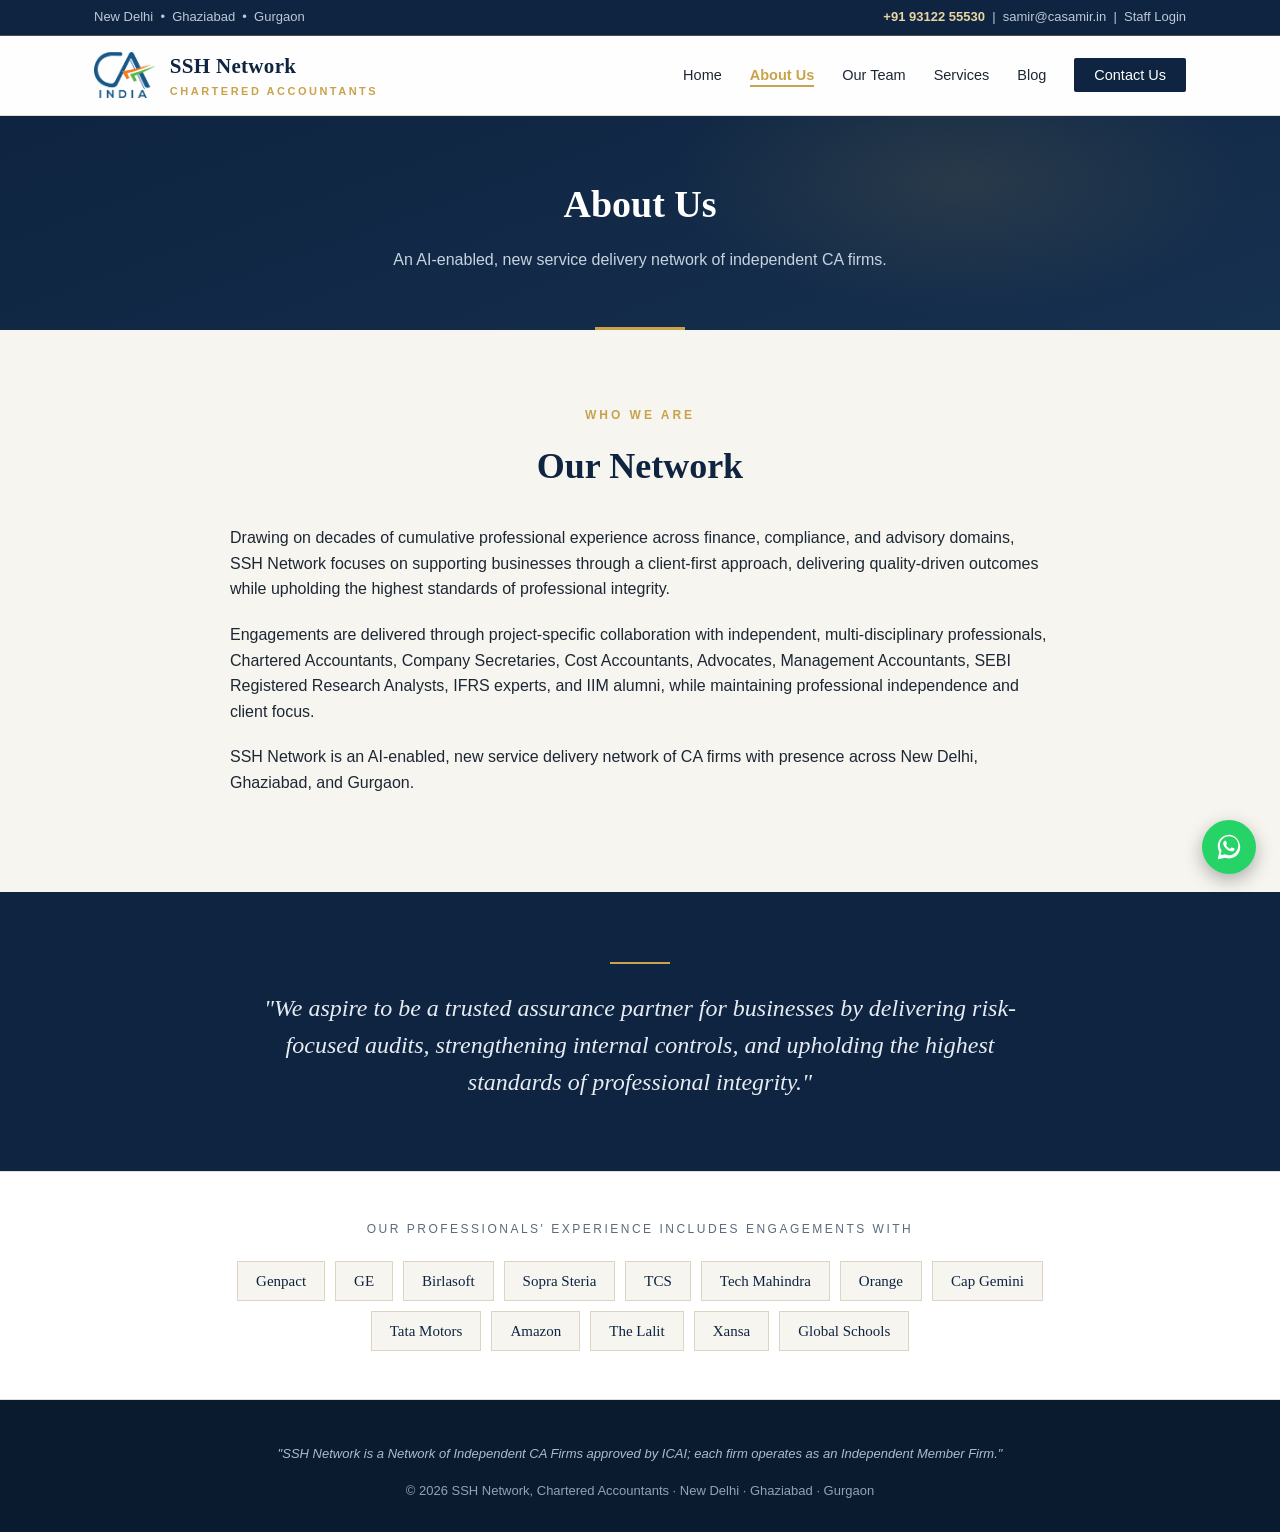
<file: about.html>
<!DOCTYPE html>
<html lang="en">
<head>
<meta charset="UTF-8">
<meta name="viewport" content="width=device-width, initial-scale=1.0">
<title>About Us | SSH Network — Chartered Accountants</title>
<meta name="description" content="About SSH Network — an ICAI-approved, AI-enabled network of independent Chartered Accountant firms.">
<link rel="icon" href="assets/images/logo.png">
<link rel="stylesheet" href="assets/css/style.css">
</head>
<!-- ALL TEXT comes from content/site.js — edit that file, not this one. -->
<body data-root="./">

<div id="site-header"></div>

<div class="page-hero">
  <h1>About Us</h1>
  <p>An AI-enabled, new service delivery network of independent CA firms.</p>
</div>

<section><div class="wrap">
  <div class="sec-kicker">Who We Are</div>
  <h2 class="sec-title">Our Network</h2>
  <div class="about-body" id="about-body" style="margin-top:30px"></div>
</div></section>

<div class="quote-band" id="quote-band"></div>

<div class="exp" id="exp"></div>

<footer id="site-footer"></footer>

<script src="content/site.js"></script>
<script src="assets/js/render.js"></script>
<script>renderHeader("About Us"); renderAbout(); renderFooter();</script>
<script src="assets/js/effects.js"></script>
</body>
</html>
</file>
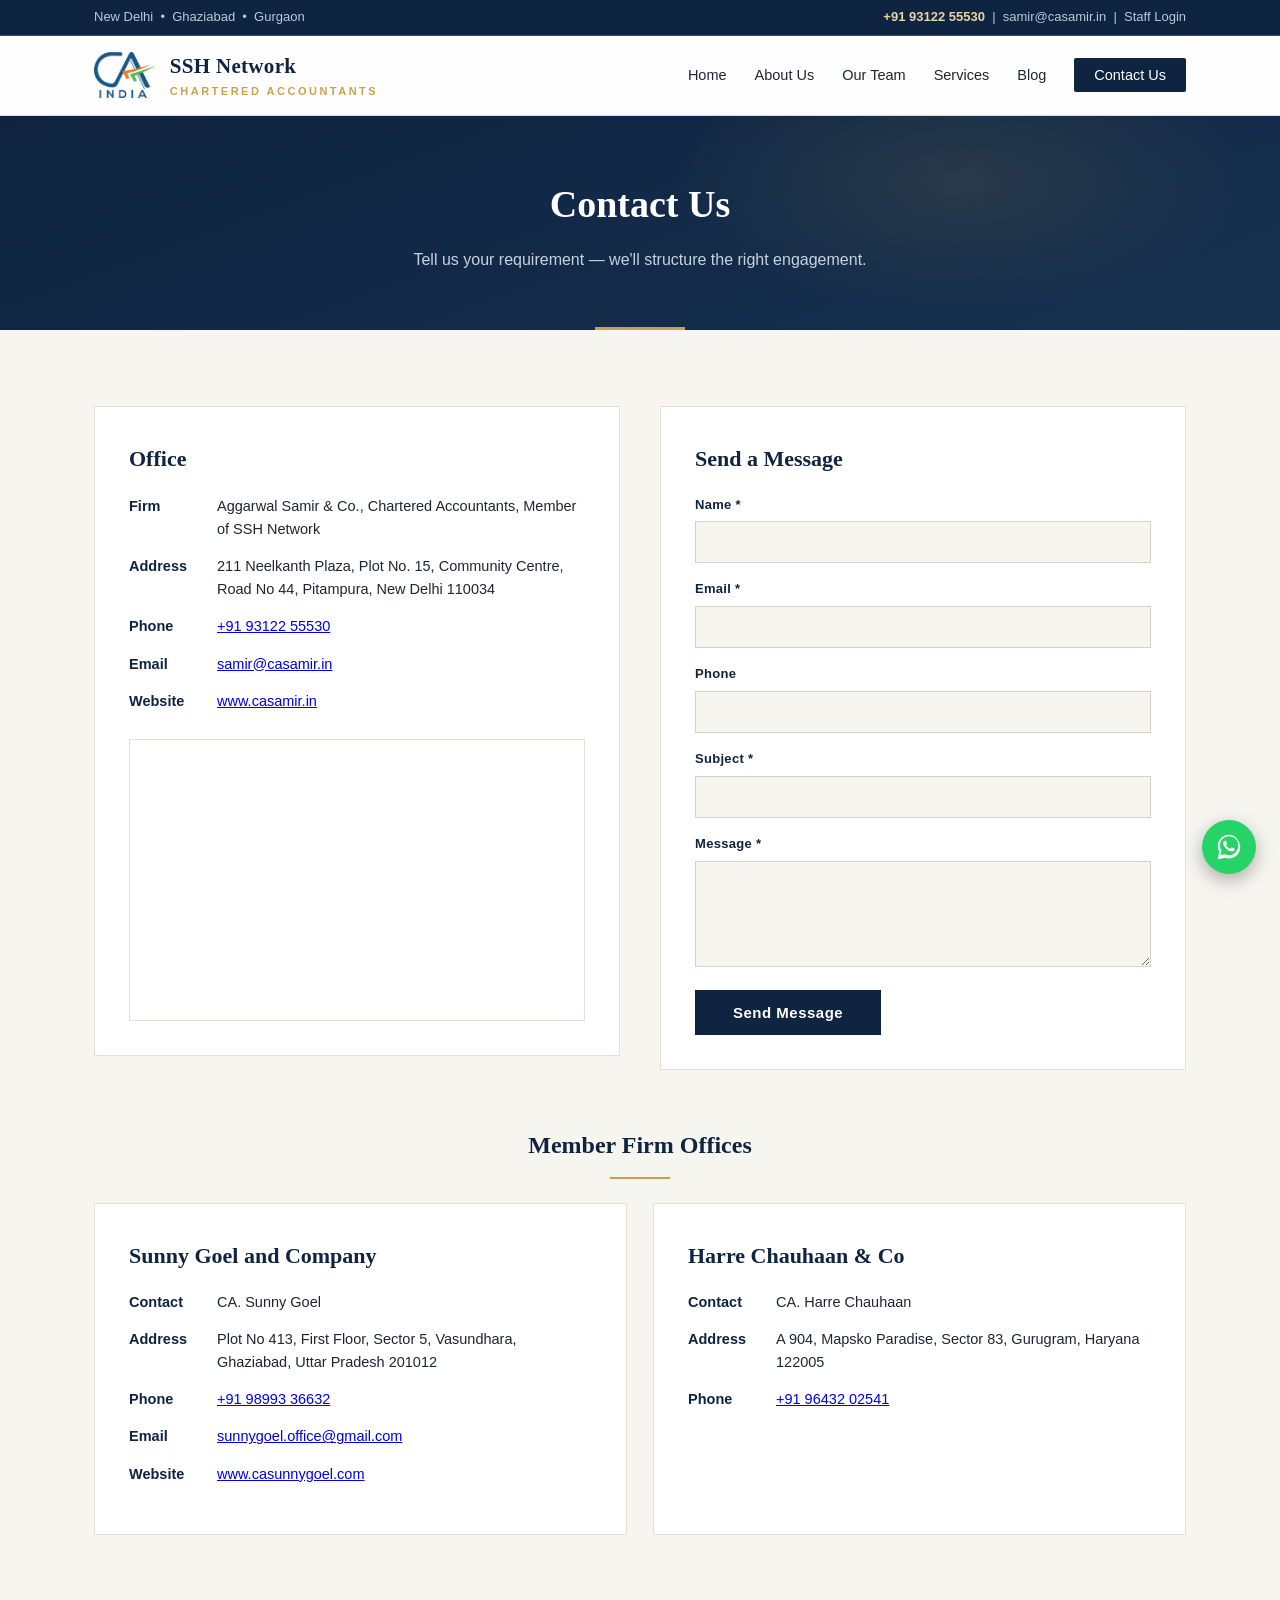
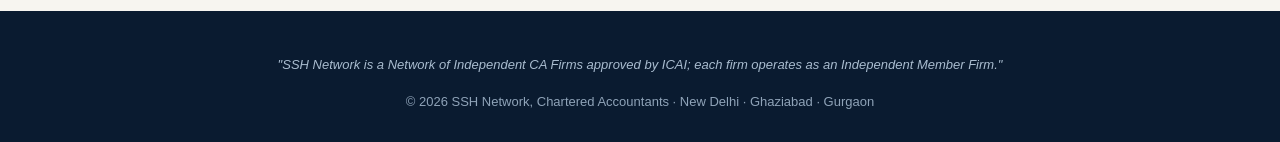
<file: contact.html>
<!DOCTYPE html>
<html lang="en">
<head>
<meta charset="UTF-8">
<meta name="viewport" content="width=device-width, initial-scale=1.0">
<title>Contact Us | SSH Network — Chartered Accountants</title>
<meta name="description" content="Contact SSH Network — Chartered Accountants. Offices in New Delhi (Pitampura), Ghaziabad and Gurgaon.">
<link rel="icon" href="assets/images/logo.png">
<link rel="stylesheet" href="assets/css/style.css">
</head>
<!-- ADDRESS / PHONE / EMAIL come from content/site.js — edit that file, not this one. -->
<body data-root="./">

<div id="site-header"></div>

<div class="page-hero">
  <h1>Contact Us</h1>
  <p>Tell us your requirement — we'll structure the right engagement.</p>
</div>

<section><div class="wrap">
  <div class="contact-grid">

    <div class="c-card" id="c-details"></div>

    <div class="c-card">
      <h3>Send a Message</h3>
      <form id="c-form" method="POST" novalidate>
        <div class="field">
          <label for="f-name">Name *</label>
          <input id="f-name" name="name" required>
          <div class="form-err">Please enter your name.</div>
        </div>
        <div class="field">
          <label for="f-email">Email *</label>
          <input id="f-email" type="email" name="email" required>
          <div class="form-err">Please enter a valid email address.</div>
        </div>
        <div class="field">
          <label for="f-phone">Phone</label>
          <input id="f-phone" name="phone">
        </div>
        <div class="field">
          <label for="f-subject">Subject *</label>
          <input id="f-subject" name="subject" required>
          <div class="form-err">Please enter a subject.</div>
        </div>
        <div class="field">
          <label for="f-message">Message *</label>
          <textarea id="f-message" name="message" rows="5" required></textarea>
          <div class="form-err">Please enter your message.</div>
        </div>
        <button type="submit">Send Message</button>
      </form>
    </div>

  </div>

  <div id="firm-offices"></div>
</div></section>

<footer id="site-footer"></footer>

<script src="content/site.js"></script>
<script src="assets/js/render.js"></script>
<script>renderHeader("Contact Us"); renderContact(); renderFooter();</script>
<script src="assets/js/effects.js"></script>
</body>
</html>
</file>
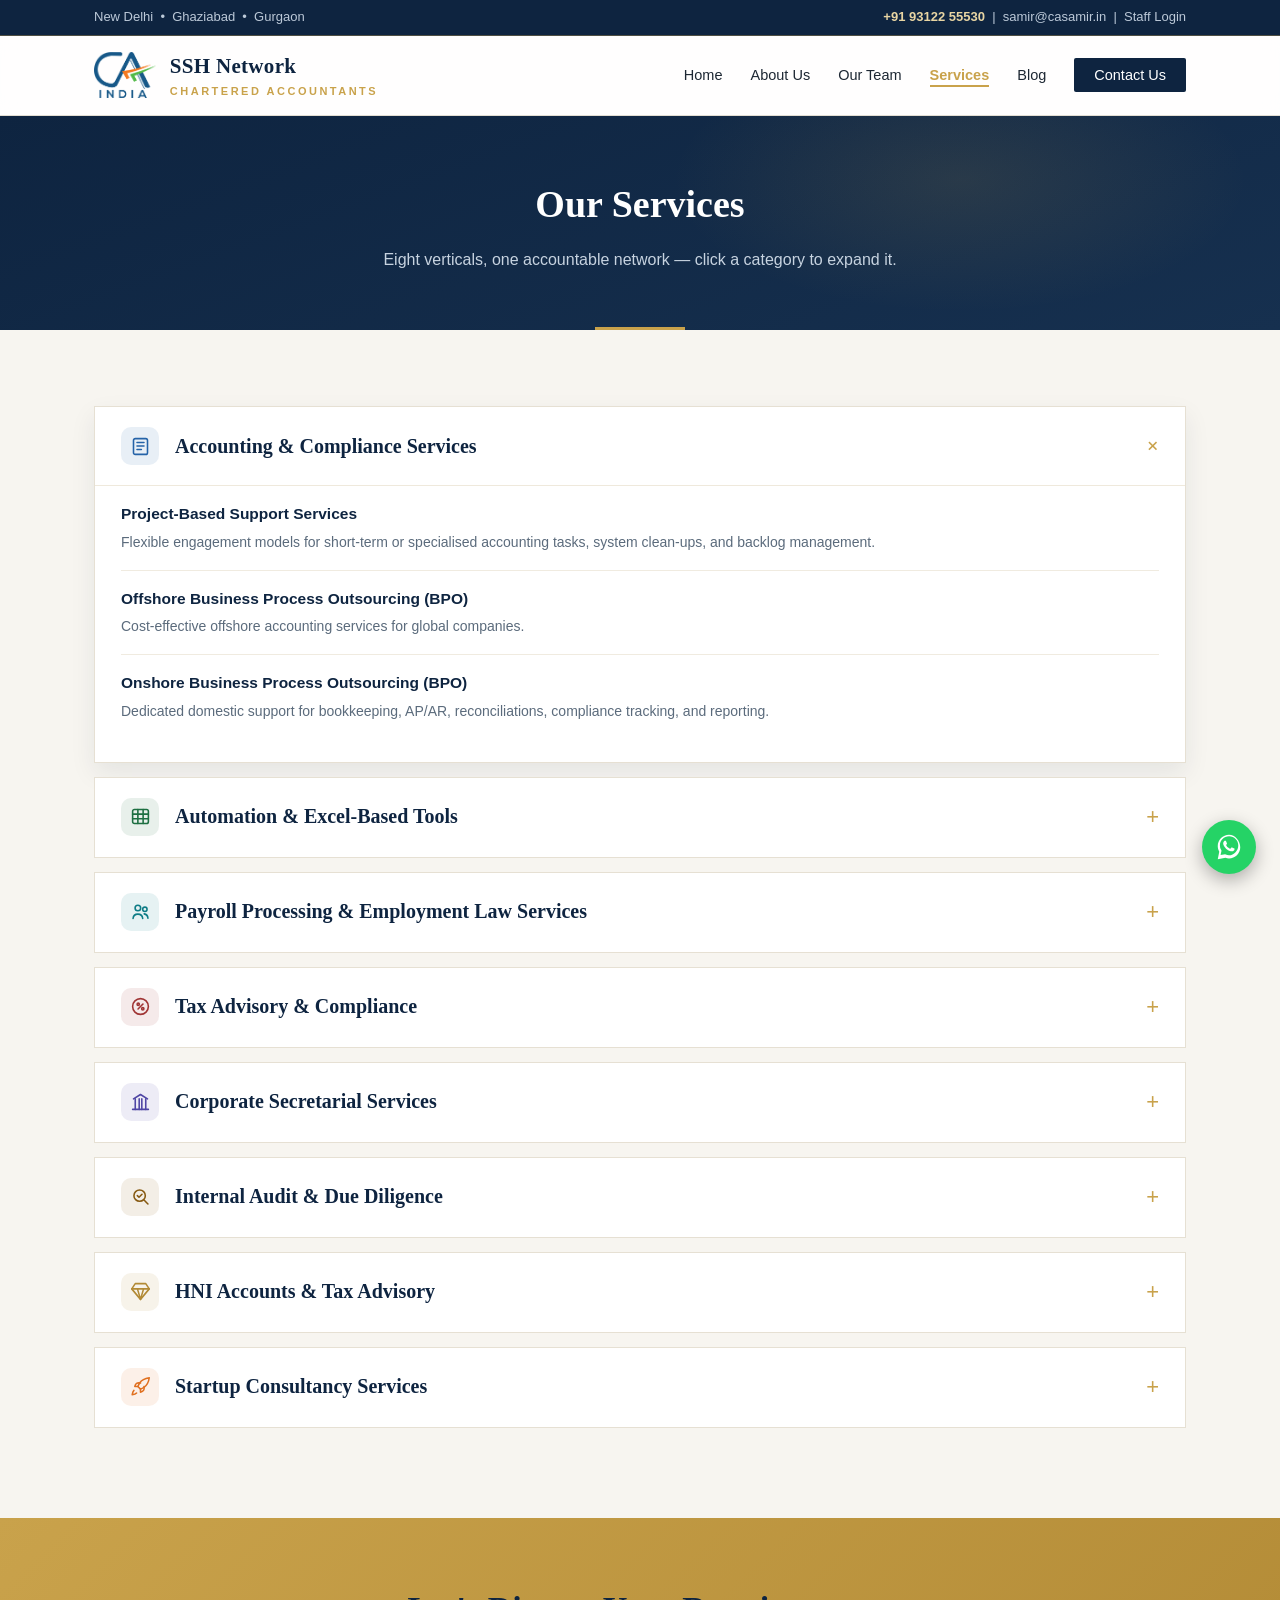
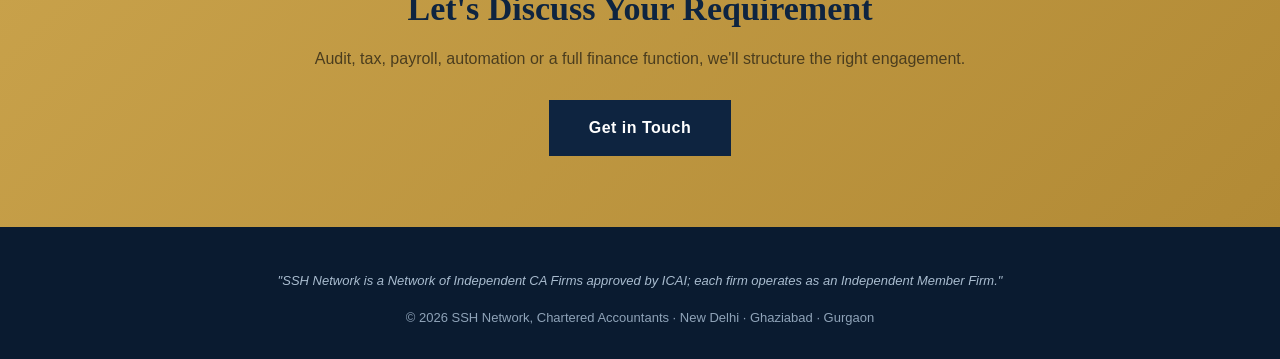
<file: services.html>
<!DOCTYPE html>
<html lang="en">
<head>
<meta charset="UTF-8">
<meta name="viewport" content="width=device-width, initial-scale=1.0">
<title>Services | SSH Network — Chartered Accountants</title>
<meta name="description" content="Audit, tax, payroll, corporate secretarial, automation and advisory services from SSH Network's independent CA firms.">
<link rel="icon" href="assets/images/logo.png">
<link rel="stylesheet" href="assets/css/style.css">
</head>
<!-- ALL SERVICES come from content/services.js — edit that file, not this one. -->
<body data-root="./">

<div id="site-header"></div>

<div class="page-hero">
  <h1>Our Services</h1>
  <p>Eight verticals, one accountable network — click a category to expand it.</p>
</div>

<section><div class="wrap">
  <div id="acc-list"></div>
</div></section>

<div class="cta-band" id="cta"></div>

<footer id="site-footer"></footer>

<script src="content/site.js"></script>
<script src="content/services.js"></script>
<script src="assets/js/render.js"></script>
<script>renderHeader("Services"); renderServices(); renderFooter();</script>
<script src="assets/js/effects.js"></script>
</body>
</html>
</file>
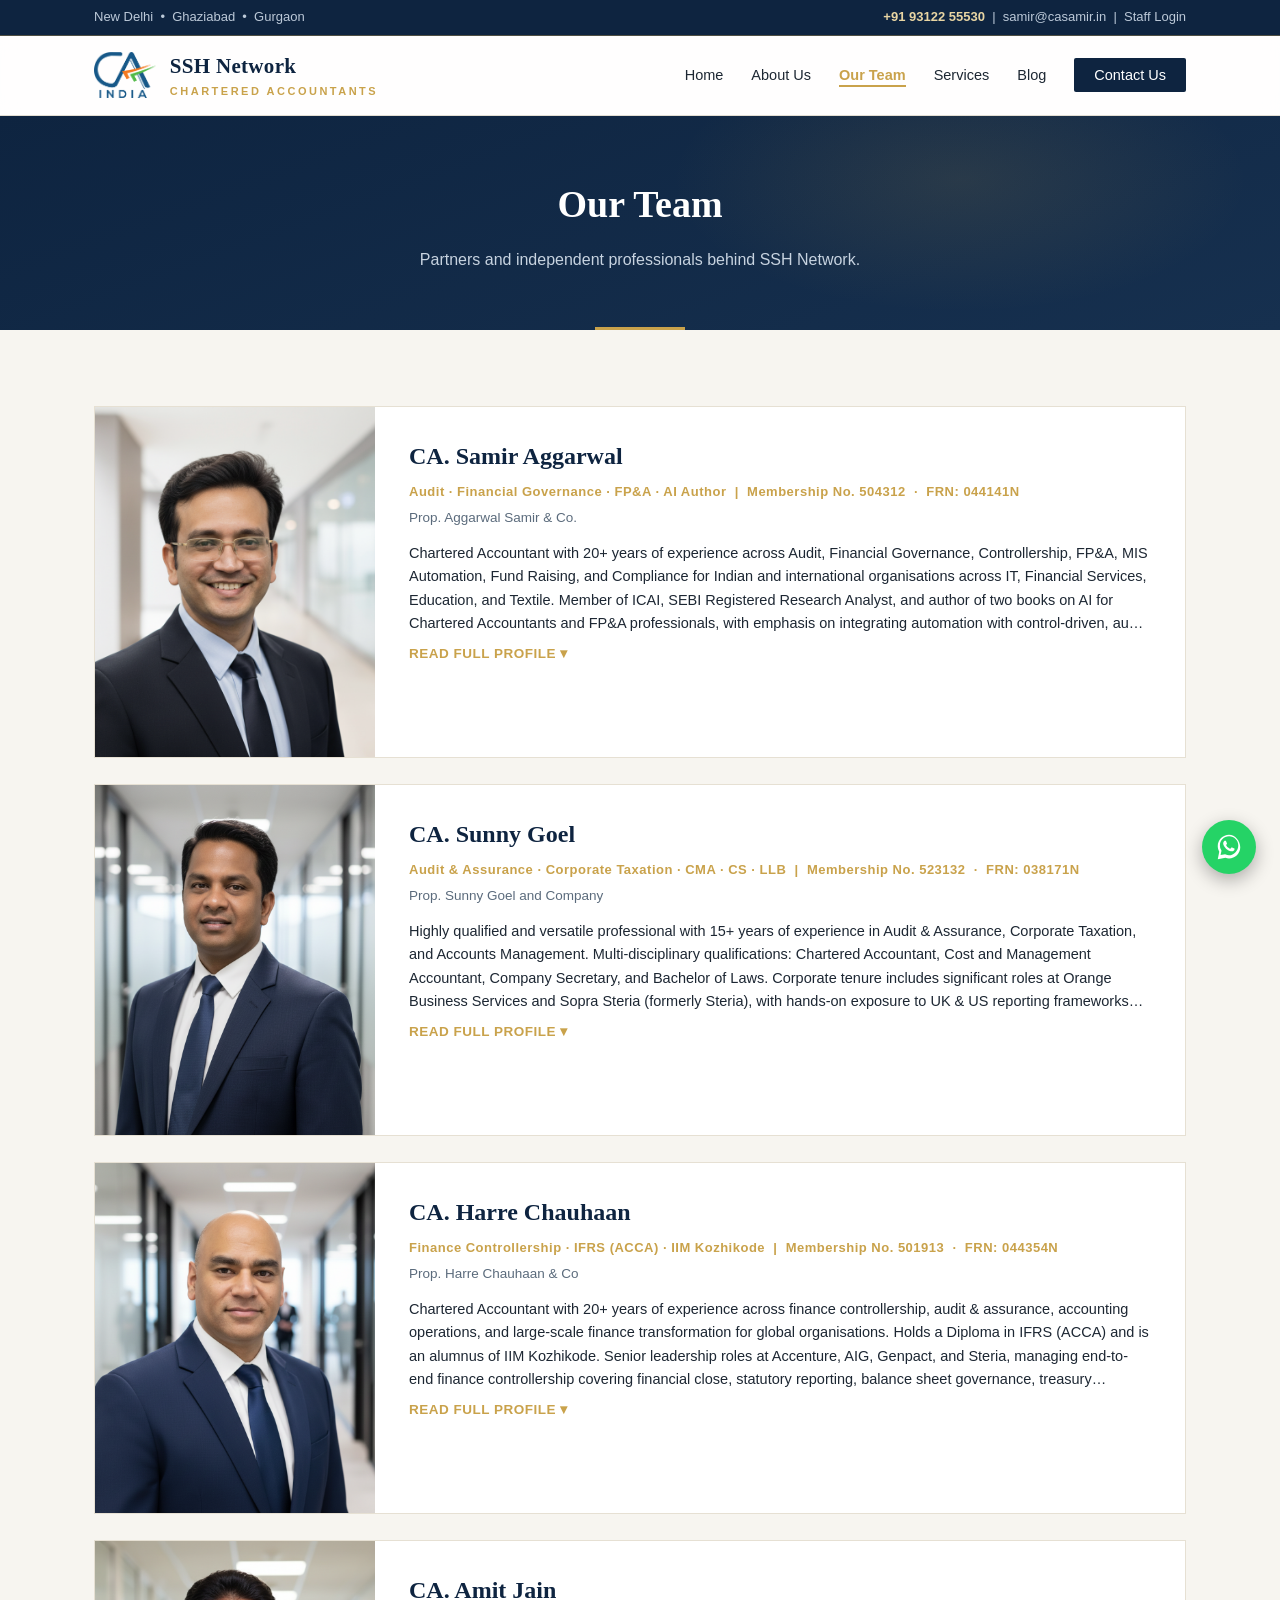
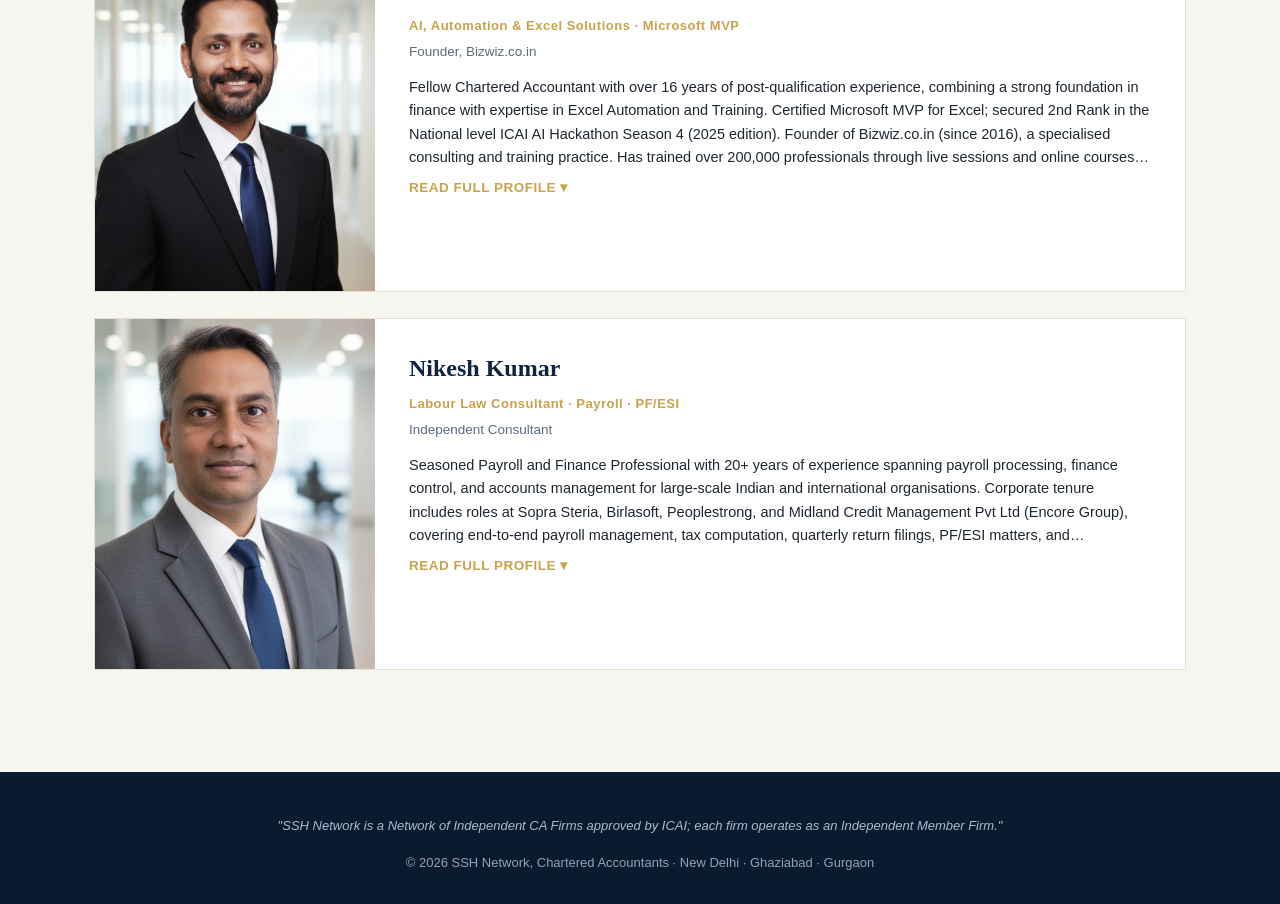
<file: team.html>
<!DOCTYPE html>
<html lang="en">
<head>
<meta charset="UTF-8">
<meta name="viewport" content="width=device-width, initial-scale=1.0">
<title>Our Team | SSH Network — Chartered Accountants</title>
<meta name="description" content="Partners and professionals of SSH Network — Chartered Accountants and specialists with senior experience at global organisations.">
<link rel="icon" href="assets/images/logo.png">
<link rel="stylesheet" href="assets/css/style.css">
</head>
<!-- ALL PROFILES come from content/team.js — edit that file, not this one. -->
<body data-root="./">

<div id="site-header"></div>

<div class="page-hero">
  <h1>Our Team</h1>
  <p>Partners and independent professionals behind SSH Network.</p>
</div>

<section><div class="wrap">
  <div id="profiles"></div>
</div></section>

<footer id="site-footer"></footer>

<script src="content/site.js"></script>
<script src="content/team.js"></script>
<script src="assets/js/render.js"></script>
<script>renderHeader("Our Team"); renderTeam(); renderFooter();</script>
<script src="assets/js/effects.js"></script>
</body>
</html>
</file>
<file: assets/css/style.css>
/* ================================================================
   SSH NETWORK — SITE STYLESHEET (Design 1: Heritage Navy)
   Do not edit unless you know CSS. All text lives in /content/*.js
   ================================================================ */
:root{
  --navy:#0e2440; --navy-2:#16304f; --gold:#c9a24b; --gold-soft:#e8d5a3;
  --ink:#1d2733; --muted:#5b6b7c; --paper:#f7f5f0; --white:#ffffff;
  --serif:Georgia,'Times New Roman',serif;
  --sans:'Segoe UI',Arial,sans-serif;
}
*{margin:0;padding:0;box-sizing:border-box}
body{font-family:var(--sans);color:var(--ink);background:var(--paper);line-height:1.6}
img{max-width:100%;display:block}
.wrap{max-width:1140px;margin:0 auto;padding:0 24px}

/* ---------- top bar ---------- */
.topbar{background:var(--navy);color:#bcc9d8;font-size:13px;padding:7px 0;border-bottom:1px solid rgba(201,162,75,.35)}
.topbar .wrap{display:flex;justify-content:space-between;flex-wrap:wrap;gap:8px}
.topbar span b{color:var(--gold-soft);font-weight:600}
.topbar a{color:inherit;text-decoration:none}

/* ---------- nav ---------- */
nav.mainnav{background:rgba(255,255,255,.9);backdrop-filter:blur(10px);-webkit-backdrop-filter:blur(10px);border-bottom:1px solid #e3ded3;position:sticky;top:0;z-index:10}
nav.mainnav .wrap{display:flex;align-items:center;justify-content:space-between;padding-top:14px;padding-bottom:14px}
.brand{display:flex;align-items:center;gap:14px;text-decoration:none}
.brand img{height:46px;width:auto}
.brand-name{font-family:var(--serif);font-size:21px;color:var(--navy);font-weight:700;letter-spacing:.3px}
.brand-name small{display:block;font-family:var(--sans);font-size:11px;letter-spacing:2.5px;color:var(--gold);text-transform:uppercase;font-weight:600}
.nav-links{display:flex;gap:28px;list-style:none;font-size:14.5px;align-items:center}
.nav-links a{color:var(--ink);text-decoration:none;font-weight:500}
.nav-links a:hover{color:var(--gold)}
.nav-links a.active{color:var(--gold);font-weight:700}
.nav-links a.cta{background:var(--navy);color:#fff;padding:9px 20px;border-radius:2px}
.nav-links a.cta:hover{background:var(--navy-2);color:#fff}

/* ---------- home hero ---------- */
.hero{background:linear-gradient(160deg,var(--navy) 0%,var(--navy-2) 70%,#1c3a5e 100%);color:#fff;text-align:center;padding:92px 24px 84px;position:relative}
.hero::after{content:"";position:absolute;left:50%;bottom:0;transform:translateX(-50%);width:120px;height:3px;background:var(--gold)}
.kicker{font-size:12.5px;letter-spacing:3.5px;text-transform:uppercase;color:var(--gold-soft);margin-bottom:22px}
.hero h1{font-family:var(--serif);font-size:52px;line-height:1.15;font-weight:700;max-width:820px;margin:0 auto 26px}
.hero h1 em{font-style:italic;color:var(--gold-soft)}
.hero p{max-width:680px;margin:0 auto 38px;color:#c7d3e0;font-size:17px}
.hero .btns a{display:inline-block;margin:6px 8px;padding:14px 34px;text-decoration:none;font-size:15px;font-weight:600;letter-spacing:.5px}
.btn-gold{background:var(--gold);color:var(--navy)}
.btn-gold:hover{background:var(--gold-soft)}
.btn-line{border:1px solid rgba(255,255,255,.5);color:#fff}
.btn-line:hover{border-color:var(--gold-soft);color:var(--gold-soft)}
.cities{margin-top:46px;font-size:13px;letter-spacing:2px;text-transform:uppercase;color:#8fa3b8}
.cities b{color:var(--gold-soft);font-weight:600}

/* ---------- inner page hero ---------- */
.page-hero{background:linear-gradient(160deg,var(--navy) 0%,var(--navy-2) 100%);color:#fff;text-align:center;padding:58px 24px;position:relative}
.page-hero::after{content:"";position:absolute;left:50%;bottom:0;transform:translateX(-50%);width:90px;height:3px;background:var(--gold)}
.page-hero h1{font-family:var(--serif);font-size:38px;font-weight:700}
.page-hero p{color:#c7d3e0;max-width:640px;margin:12px auto 0}

/* ---------- stats ---------- */
.stats{background:var(--white);border-bottom:1px solid #e3ded3}
.stats .wrap{display:grid;grid-template-columns:repeat(4,1fr);text-align:center}
.stat{padding:34px 12px;border-left:1px solid #ece7db}
.stat:first-child{border-left:none}
.stat b{font-family:var(--serif);font-size:34px;color:var(--navy);display:block}
.stat span{font-size:13px;color:var(--muted);letter-spacing:1px;text-transform:uppercase}

/* ---------- sections ---------- */
section{padding:76px 0}
.sec-kicker{text-align:center;font-size:12px;letter-spacing:3px;text-transform:uppercase;color:var(--gold);font-weight:700;margin-bottom:12px}
h2.sec-title{font-family:var(--serif);font-size:36px;color:var(--navy);text-align:center;margin-bottom:14px}
.sec-sub{text-align:center;color:var(--muted);max-width:640px;margin:0 auto 48px}

/* ---------- service cards (home) ---------- */
.svc-grid{display:grid;grid-template-columns:repeat(4,1fr);gap:22px}
.svc{background:var(--white);border:1px solid #e6e0d3;border-top:3px solid var(--navy);padding:28px 24px;transition:.2s;text-decoration:none;display:block;color:inherit}
.svc:hover{border-top-color:var(--gold);transform:translateY(-3px);box-shadow:0 10px 24px rgba(14,36,64,.08)}
.svc-head{display:flex;align-items:center;gap:12px;margin-bottom:10px}
.svc h3{font-family:var(--serif);font-size:18px;color:var(--navy)}
.svc-ico{width:42px;height:42px;border-radius:10px;flex-shrink:0;display:grid;place-items:center;transition:transform .25s ease}
.svc-ico svg{width:23px;height:23px;display:block}
.svc:hover .svc-ico{transform:scale(1.08)}
.svc-ico.sm{width:38px;height:38px}
.svc-ico.sm svg{width:21px;height:21px}
.svc p{font-size:13.5px;color:var(--muted)}

/* ---------- services page accordion ---------- */
.acc{background:var(--white);border:1px solid #e6e0d3;margin-bottom:14px}
.acc-head{width:100%;text-align:left;background:none;border:none;cursor:pointer;padding:20px 26px;display:flex;justify-content:space-between;align-items:center;gap:16px}
.acc-head h3{font-family:var(--serif);font-size:20px;color:var(--navy);flex:1}
.acc-head .mark{font-size:22px;color:var(--gold);flex-shrink:0;transition:.2s}
.acc.open .mark{transform:rotate(45deg)}
.acc-body{display:grid;grid-template-rows:0fr;transition:grid-template-rows .45s ease}
.acc-inner{overflow:hidden;min-height:0;padding:0 26px;border-top:1px solid transparent;transition:padding .45s ease,border-color .45s ease}
.acc.open .acc-body{grid-template-rows:1fr}
.acc.open .acc-inner{padding:0 26px 24px;border-top-color:#efe9dc}
.acc-item{padding:16px 0;border-bottom:1px solid #f0ebe0}
.acc-item:last-child{border-bottom:none}
.acc-item h4{font-size:15.5px;color:var(--navy);margin-bottom:4px}
.acc-item p{font-size:14px;color:var(--muted)}

/* ---------- team ---------- */
.team-sec{background:var(--navy)}
.team-sec h2.sec-title,.team-sec .sec-kicker{color:#fff}
.team-sec .sec-kicker{color:var(--gold-soft)}
.team-sec .sec-sub{color:#a9bccf}
.team-grid{display:grid;grid-template-columns:repeat(5,1fr);gap:20px}
.member{background:var(--navy-2);border:1px solid rgba(201,162,75,.25);text-align:center;padding-bottom:20px;text-decoration:none;display:block}
.member .ph{aspect-ratio:4/5;overflow:hidden;background:#0b1c33}
.member img{width:100%;height:100%;object-fit:cover}
.member h3{font-family:var(--serif);color:#fff;font-size:16px;margin:16px 12px 4px}
.member span{font-size:12px;color:var(--gold-soft);letter-spacing:.5px;padding:0 10px;display:block}

/* team page profile cards */
.profile{background:var(--white);border:1px solid #e6e0d3;margin-bottom:26px;display:grid;grid-template-columns:280px 1fr;overflow:hidden}
.profile .ph{aspect-ratio:4/5;overflow:hidden;background:#dfe5ec}
.profile img{width:100%;height:100%;object-fit:cover}
.profile .info{padding:30px 34px}
.profile h3{font-family:var(--serif);font-size:24px;color:var(--navy)}
.profile .meta{font-size:13px;color:var(--gold);font-weight:600;letter-spacing:.5px;margin:6px 0 4px}
.profile .firm{font-size:13.5px;color:var(--muted);margin-bottom:14px}
.profile .bio{font-size:14.5px;color:var(--ink)}
.profile .bio.clamp{display:-webkit-box;-webkit-line-clamp:4;-webkit-box-orient:vertical;overflow:hidden}
.profile .more{background:none;border:none;color:var(--gold);font-weight:700;font-size:13.5px;cursor:pointer;padding:10px 0 0;letter-spacing:.5px}

/* ---------- experience strip ---------- */
.exp{background:var(--white);border-top:1px solid #e3ded3;border-bottom:1px solid #e3ded3;padding:48px 0;text-align:center}
.exp p.lbl{font-size:12px;letter-spacing:2.5px;text-transform:uppercase;color:var(--muted);margin-bottom:22px}
.chips{display:flex;flex-wrap:wrap;justify-content:center;gap:10px;max-width:900px;margin:0 auto}
.chips span{font-family:var(--serif);font-size:15px;color:var(--navy);border:1px solid #ddd5c2;padding:7px 18px;background:var(--paper)}

/* ---------- CTA band ---------- */
.cta-band{background:linear-gradient(135deg,var(--gold) 0%,#b28a35 100%);text-align:center;padding:64px 24px}
.cta-band h2{font-family:var(--serif);font-size:34px;color:var(--navy);margin-bottom:10px}
.cta-band p{color:#4b3d1e;margin-bottom:28px}
.cta-band a{background:var(--navy);color:#fff;text-decoration:none;padding:15px 40px;font-weight:600;letter-spacing:.5px;display:inline-block}

/* ---------- about ---------- */
.about-body p{max-width:820px;margin:0 auto 20px;font-size:16px;color:var(--ink)}
.quote-band{background:var(--navy);color:#fff;text-align:center;padding:70px 24px}
.quote-band .ln{width:60px;height:2px;background:var(--gold);margin:0 auto 26px}
.quote-band p{font-family:var(--serif);font-size:24px;font-style:italic;max-width:780px;margin:0 auto;line-height:1.55;color:#e6ecf2}

/* ---------- contact ---------- */
.contact-grid{display:grid;grid-template-columns:1fr 1fr;gap:40px;align-items:start}
.c-card{background:var(--white);border:1px solid #e6e0d3;padding:34px}
.c-card h3{font-family:var(--serif);font-size:22px;color:var(--navy);margin-bottom:18px}
.c-line{display:flex;gap:12px;margin-bottom:14px;font-size:14.5px}
.c-line b{color:var(--navy);min-width:76px}
.c-card .small{font-size:13px;color:var(--muted);margin-top:16px;border-top:1px solid #efe9dc;padding-top:14px}
.map-box{margin-top:26px;border:1px solid #e6e0d3}
.map-box iframe{width:100%;height:280px;border:0;display:block}
.firms-title{font-family:var(--serif);font-size:24px;color:var(--navy);text-align:center;margin:56px 0 24px;position:relative}
.firms-title::after{content:"";display:block;width:60px;height:2px;background:var(--gold);margin:12px auto 0}
.firm-grid{display:grid;grid-template-columns:1fr 1fr;gap:26px}
@media(max-width:900px){.firm-grid{grid-template-columns:1fr}}
form .field{margin-bottom:16px}
form label{display:block;font-size:13px;font-weight:600;color:var(--navy);margin-bottom:6px;letter-spacing:.3px}
form input,form textarea{width:100%;padding:12px 14px;border:1px solid #d8d2c4;background:var(--paper);font-family:var(--sans);font-size:14.5px}
form input:focus,form textarea:focus{outline:2px solid var(--gold);border-color:var(--gold)}
form button{background:var(--navy);color:#fff;border:none;padding:14px 38px;font-size:15px;font-weight:600;letter-spacing:.5px;cursor:pointer}
form button:hover{background:var(--navy-2)}
.form-err{color:#a33;font-size:13px;margin-top:6px;display:none}
.form-note{background:#fdf6e3;border:1px solid #e8d5a3;padding:12px 16px;font-size:13.5px;color:#6b5518;margin-bottom:18px}

/* ---------- blog ---------- */
.blog-grid{display:grid;grid-template-columns:repeat(3,1fr);gap:24px}
.post-card{background:var(--white);border:1px solid #e6e0d3;border-top:3px solid var(--navy);padding:28px 26px;text-decoration:none;display:flex;flex-direction:column;transition:.2s;color:inherit}
.post-card:hover{border-top-color:var(--gold);transform:translateY(-3px);box-shadow:0 10px 24px rgba(14,36,64,.08)}
.post-card .date{font-size:12px;letter-spacing:1.5px;text-transform:uppercase;color:var(--gold);font-weight:700;margin-bottom:10px}
.post-card h3{font-family:var(--serif);font-size:19px;color:var(--navy);margin-bottom:10px;line-height:1.35}
.post-card p{font-size:14px;color:var(--muted);flex:1}
.post-card .read{margin-top:16px;font-size:13px;font-weight:700;color:var(--navy);letter-spacing:.5px}
.blog-empty{text-align:center;color:var(--muted);padding:40px 0}

/* ---------- footer ---------- */
footer{background:#0a1b30;color:#8fa3b8;padding:44px 0 30px;font-size:13px;text-align:center}
footer .disc{max-width:760px;margin:0 auto 16px;font-style:italic;color:#a9bccf}
footer a{color:#a9bccf}

/* ================================================================
   MOTION & INTERACTIVITY
   ================================================================ */
html{scroll-behavior:smooth}
:focus-visible{outline:2px solid var(--gold);outline-offset:2px}

/* page + hero entrance */
@keyframes fadeUp{from{opacity:0;transform:translateY(22px)}to{opacity:1;transform:none}}
.hero>*{animation:fadeUp .7s ease backwards}
.hero>.kicker{animation-delay:.05s}
.hero>h1{animation-delay:.18s}
.hero>p{animation-delay:.32s}
.hero>.btns{animation-delay:.46s}
.hero>.cities{animation-delay:.6s}
.page-hero>*{animation:fadeUp .6s ease backwards}
.page-hero>p{animation-delay:.15s}

/* scroll reveal */
.reveal{opacity:0;transform:translateY(26px);transition:opacity .65s ease,transform .65s ease}
.reveal.in{opacity:1;transform:none}

/* navbar scroll state + link underline */
nav.mainnav{transition:box-shadow .3s ease}
nav.mainnav.scrolled{box-shadow:0 4px 18px rgba(14,36,64,.12)}
.nav-links a:not(.cta){position:relative;padding-bottom:4px}
.nav-links a:not(.cta)::after{content:"";position:absolute;left:0;bottom:0;width:0;height:2px;background:var(--gold);transition:width .25s ease}
.nav-links a:not(.cta):hover::after,.nav-links a.active:not(.cta)::after{width:100%}

/* button + card micro-interactions */
.hero .btns a,.cta-band a,form button{transition:transform .2s ease,background .2s ease,box-shadow .2s ease}
.hero .btns a:hover,.cta-band a:hover,form button:hover{transform:translateY(-2px);box-shadow:0 8px 20px rgba(0,0,0,.25)}
.member{transition:transform .25s ease,box-shadow .25s ease}
.member:hover{transform:translateY(-5px);box-shadow:0 14px 30px rgba(0,0,0,.3)}
.member .ph img{transition:transform .45s ease}
.member:hover .ph img{transform:scale(1.05)}
.profile{transition:box-shadow .25s ease}
.profile:hover{box-shadow:0 12px 28px rgba(14,36,64,.1)}
.profile .ph img{transition:transform .45s ease}
.profile:hover .ph img{transform:scale(1.03)}
.chips span{transition:border-color .2s ease,transform .2s ease}
.chips span:hover{border-color:var(--gold);transform:translateY(-2px)}
.acc{transition:box-shadow .25s ease}
.acc.open{box-shadow:0 10px 24px rgba(14,36,64,.08)}

/* back-to-top */
.to-top{position:fixed;right:24px;bottom:94px;width:46px;height:46px;border:none;border-radius:50%;background:var(--navy);color:var(--gold-soft);font-size:20px;cursor:pointer;box-shadow:0 6px 18px rgba(14,36,64,.35);opacity:0;pointer-events:none;transform:translateY(10px);transition:opacity .3s ease,transform .3s ease;z-index:40}
.to-top.show{opacity:1;pointer-events:auto;transform:none}
.to-top:hover{background:var(--navy-2)}

/* floating WhatsApp button */
.wa-float{position:fixed;right:24px;bottom:26px;width:54px;height:54px;border-radius:50%;background:#25d366;display:flex;align-items:center;justify-content:center;box-shadow:0 6px 18px rgba(0,0,0,.3);z-index:40;transition:transform .2s ease}
.wa-float:hover{transform:scale(1.08)}
.wa-float svg{width:30px;height:30px;fill:#fff}

/* ================================================================
   VISUAL POLISH V2 — depth, sheen, page transitions
   ================================================================ */

/* scroll progress bar */
.progress{position:fixed;top:0;left:0;height:3px;width:0;background:linear-gradient(90deg,var(--gold),var(--gold-soft));z-index:100}

/* page fade transitions */
body{opacity:1;transition:opacity .2s ease}
body.page-exit{opacity:0}
@keyframes pageIn{from{opacity:0}to{opacity:1}}
body.page-enter{animation:pageIn .35s ease}

/* hero depth: drifting gold glow + fine grid */
.hero{overflow:hidden}
.hero>*{position:relative;z-index:1}
.hero::before{content:"";position:absolute;inset:-80px;pointer-events:none;z-index:0;background:
  radial-gradient(620px 320px at 72% 18%,rgba(201,162,75,.16),transparent 60%),
  radial-gradient(520px 280px at 12% 85%,rgba(201,162,75,.09),transparent 60%),
  repeating-linear-gradient(90deg,rgba(255,255,255,.025) 0 1px,transparent 1px 90px),
  repeating-linear-gradient(0deg,rgba(255,255,255,.025) 0 1px,transparent 1px 90px);
  animation:heroDrift 22s ease-in-out infinite alternate}
@keyframes heroDrift{from{transform:translate3d(0,0,0)}to{transform:translate3d(-46px,-24px,0)}}
@keyframes barGrow{from{width:0}to{width:120px}}
.hero::after{animation:barGrow 1s .6s ease backwards}
.page-hero{overflow:hidden}
.page-hero>*{position:relative;z-index:1}
.page-hero::before{content:"";position:absolute;inset:0;pointer-events:none;z-index:0;background:radial-gradient(480px 220px at 75% 30%,rgba(201,162,75,.12),transparent 60%)}

/* gold button shine sweep */
.btn-gold,.cta-band a,.nav-links a.cta{position:relative;overflow:hidden}
.btn-gold::after,.cta-band a::after{content:"";position:absolute;top:0;left:-80%;width:50%;height:100%;background:linear-gradient(105deg,transparent,rgba(255,255,255,.5),transparent);transform:skewX(-20deg);transition:left .5s ease}
.btn-gold:hover::after,.cta-band a:hover::after{left:130%}

/* card gold top-border grows across on hover */
.svc,.post-card{position:relative}
.svc::before,.post-card::before{content:"";position:absolute;top:-3px;left:0;height:3px;width:0;background:var(--gold);transition:width .35s ease}
.svc:hover::before,.post-card:hover::before{width:100%}

/* team photos: muted at rest, full colour on hover */
.member .ph img{filter:saturate(.72)}
.member:hover .ph img{filter:none}
.profile .ph img{filter:saturate(.85)}
.profile:hover .ph img{filter:none}

/* stat gold tick draws in */
.stat b::after{content:"";display:block;width:0;height:2px;background:var(--gold);margin:8px auto 0;transition:width .8s ease .35s}
.stat.in b::after{width:34px}

/* CTA band periodic sheen */
.cta-band{position:relative;overflow:hidden}
.cta-band>*{position:relative;z-index:1}
.cta-band::before{content:"";position:absolute;top:0;left:-60%;width:38%;height:100%;background:linear-gradient(105deg,transparent,rgba(255,255,255,.22),transparent);transform:skewX(-18deg);animation:bandSheen 7s ease-in-out infinite;z-index:0}
@keyframes bandSheen{0%{left:-60%}55%{left:135%}100%{left:135%}}

/* alternating slide-in for team profiles */
.reveal.reveal-left{transform:translateX(-36px)}
.reveal.reveal-right{transform:translateX(36px)}
.reveal.in{transform:none}

/* contact cards hover */
.c-card{transition:box-shadow .25s ease}
.c-card:hover{box-shadow:0 12px 28px rgba(14,36,64,.1)}

/* respect Windows "reduce motion" setting */
@media(prefers-reduced-motion:reduce){
  html{scroll-behavior:auto}
  *,*::before,*::after{animation:none!important;transition:none!important}
  .reveal{opacity:1;transform:none}
}

/* ---------- responsive ---------- */
@media(max-width:900px){
  .hero h1{font-size:34px}
  .page-hero h1{font-size:28px}
  .svc-grid{grid-template-columns:repeat(2,1fr)}
  .team-grid{grid-template-columns:repeat(2,1fr)}
  .stats .wrap{grid-template-columns:repeat(2,1fr)}
  .contact-grid{grid-template-columns:1fr}
  .blog-grid{grid-template-columns:1fr}
  .profile{grid-template-columns:1fr}
  .profile .ph{aspect-ratio:1/1}
  nav.mainnav{position:static}
  nav.mainnav .wrap{flex-direction:column;gap:12px;padding-bottom:12px}
  .nav-links{flex-wrap:wrap;justify-content:center;gap:8px 20px;font-size:13.5px}
  .nav-links a.cta{padding:7px 16px}
}
@media(max-width:560px){
  .svc-grid{grid-template-columns:1fr}
  .team-grid{grid-template-columns:1fr 1fr}
}
</file>
